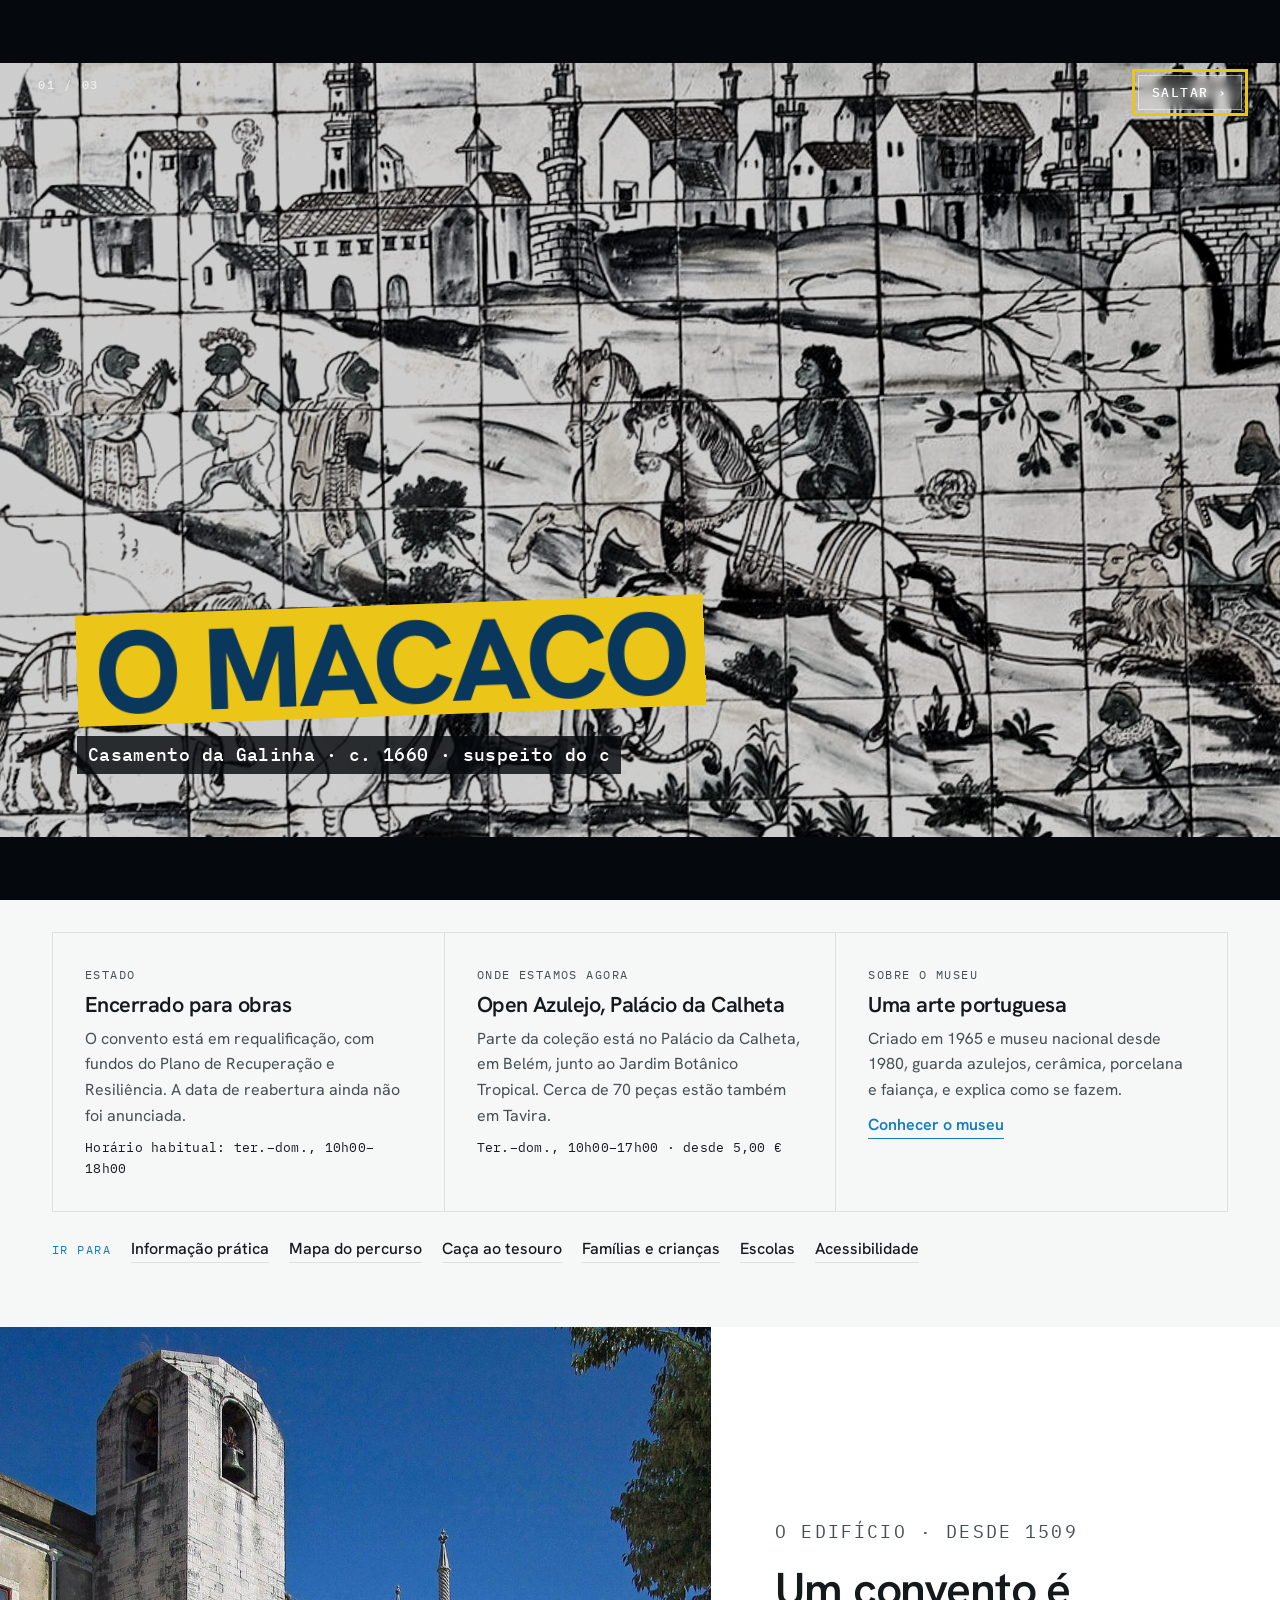
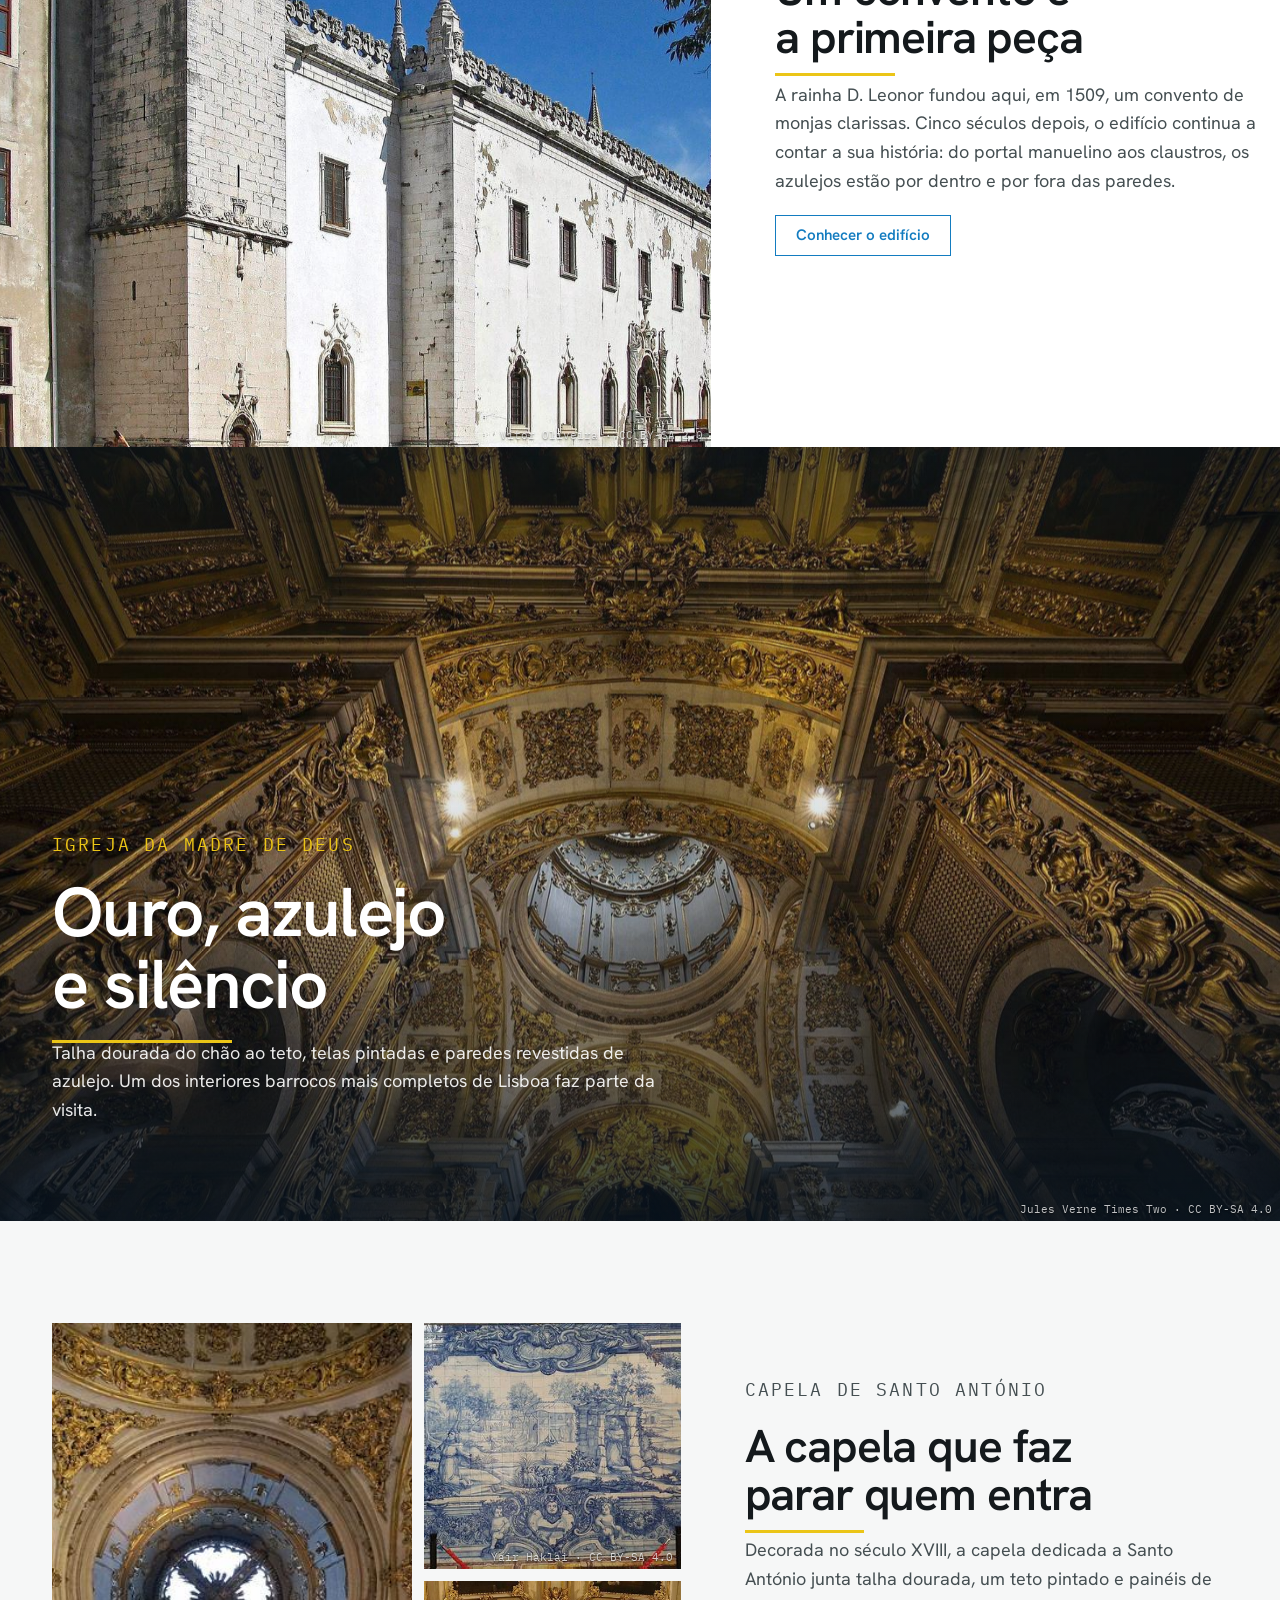
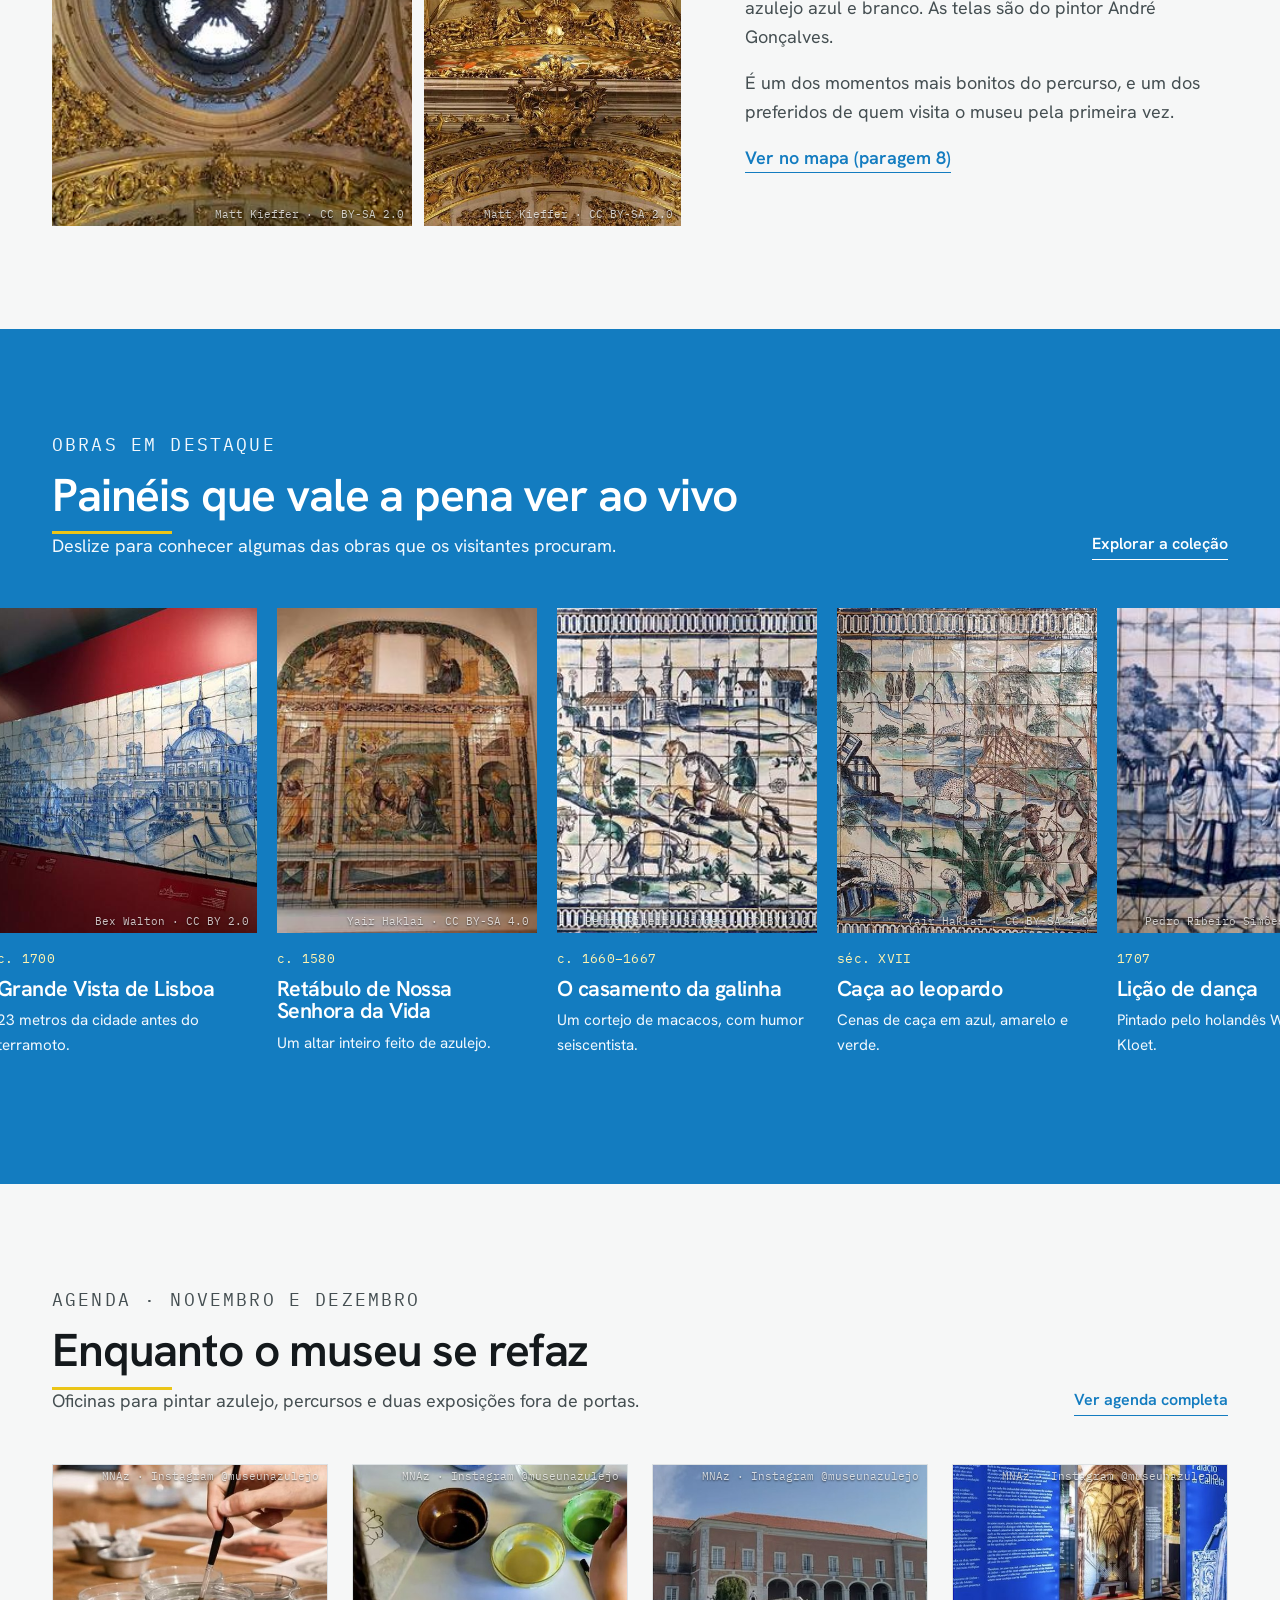
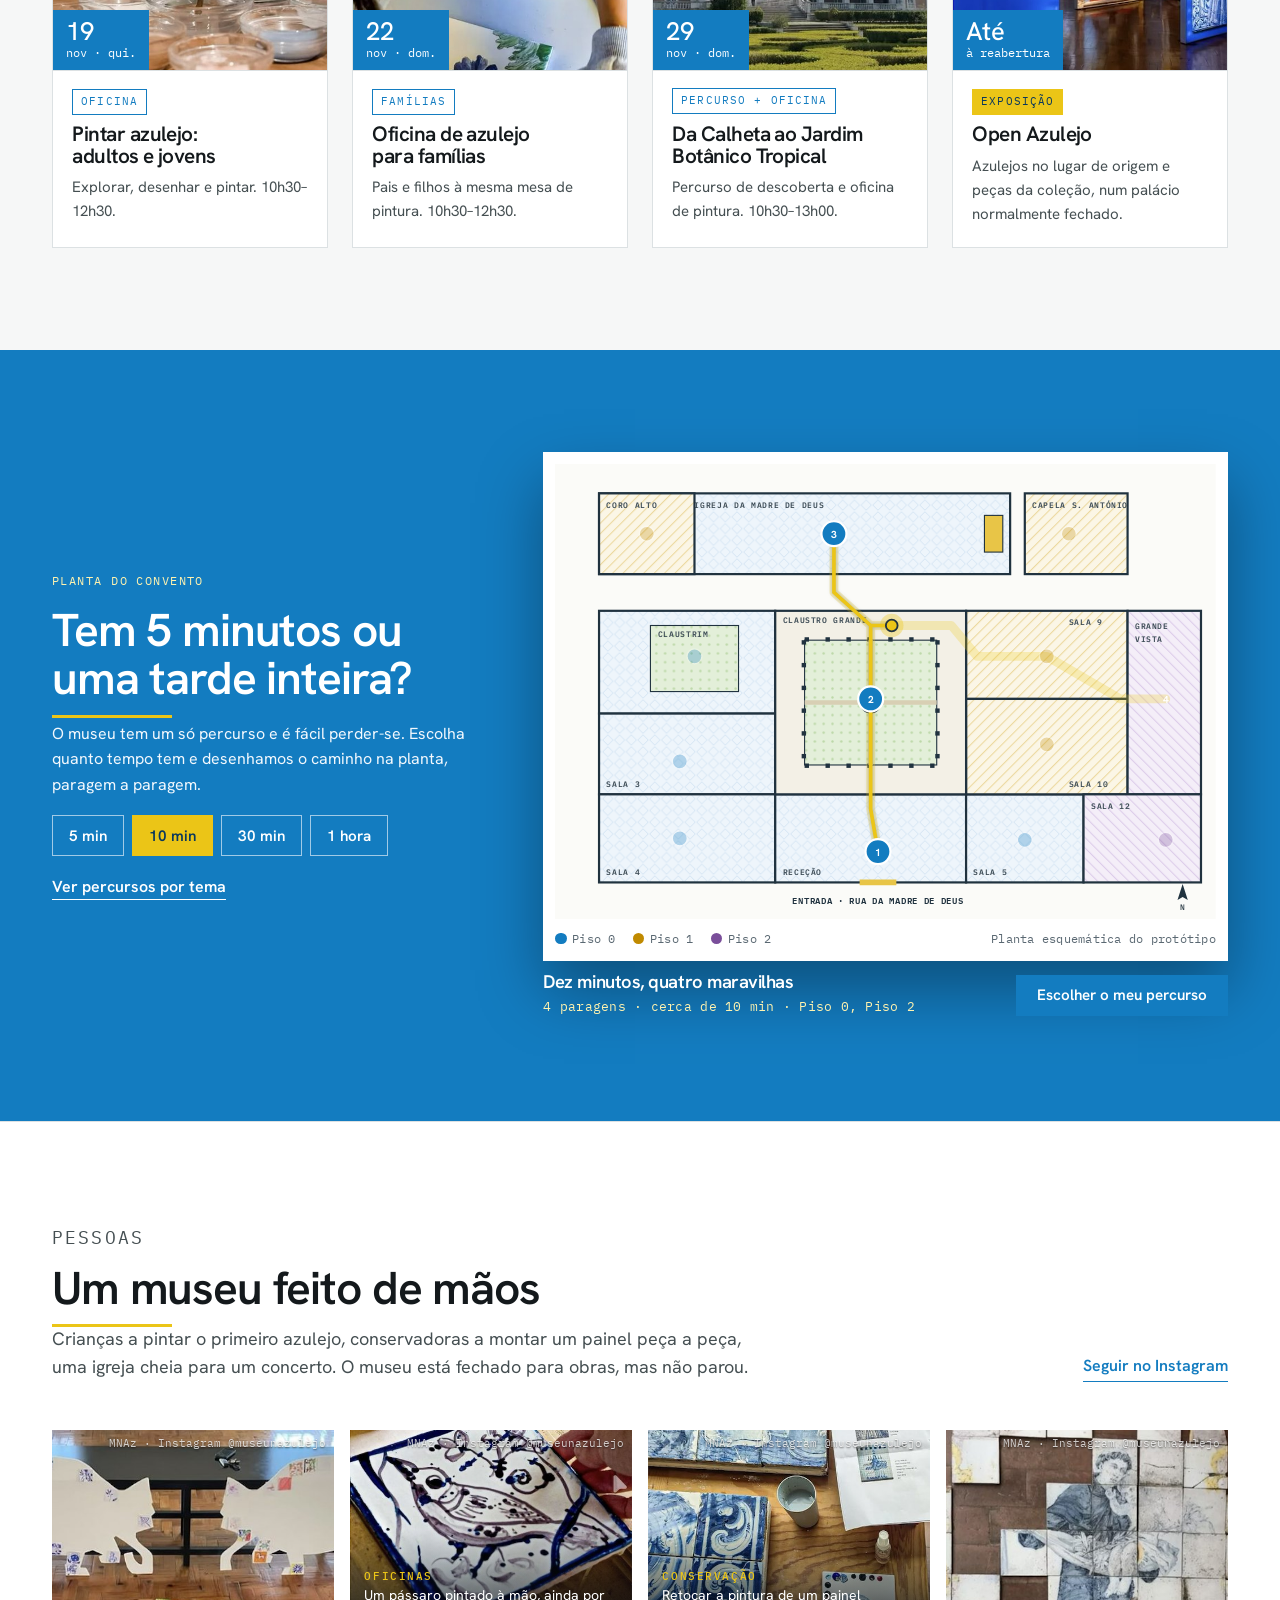
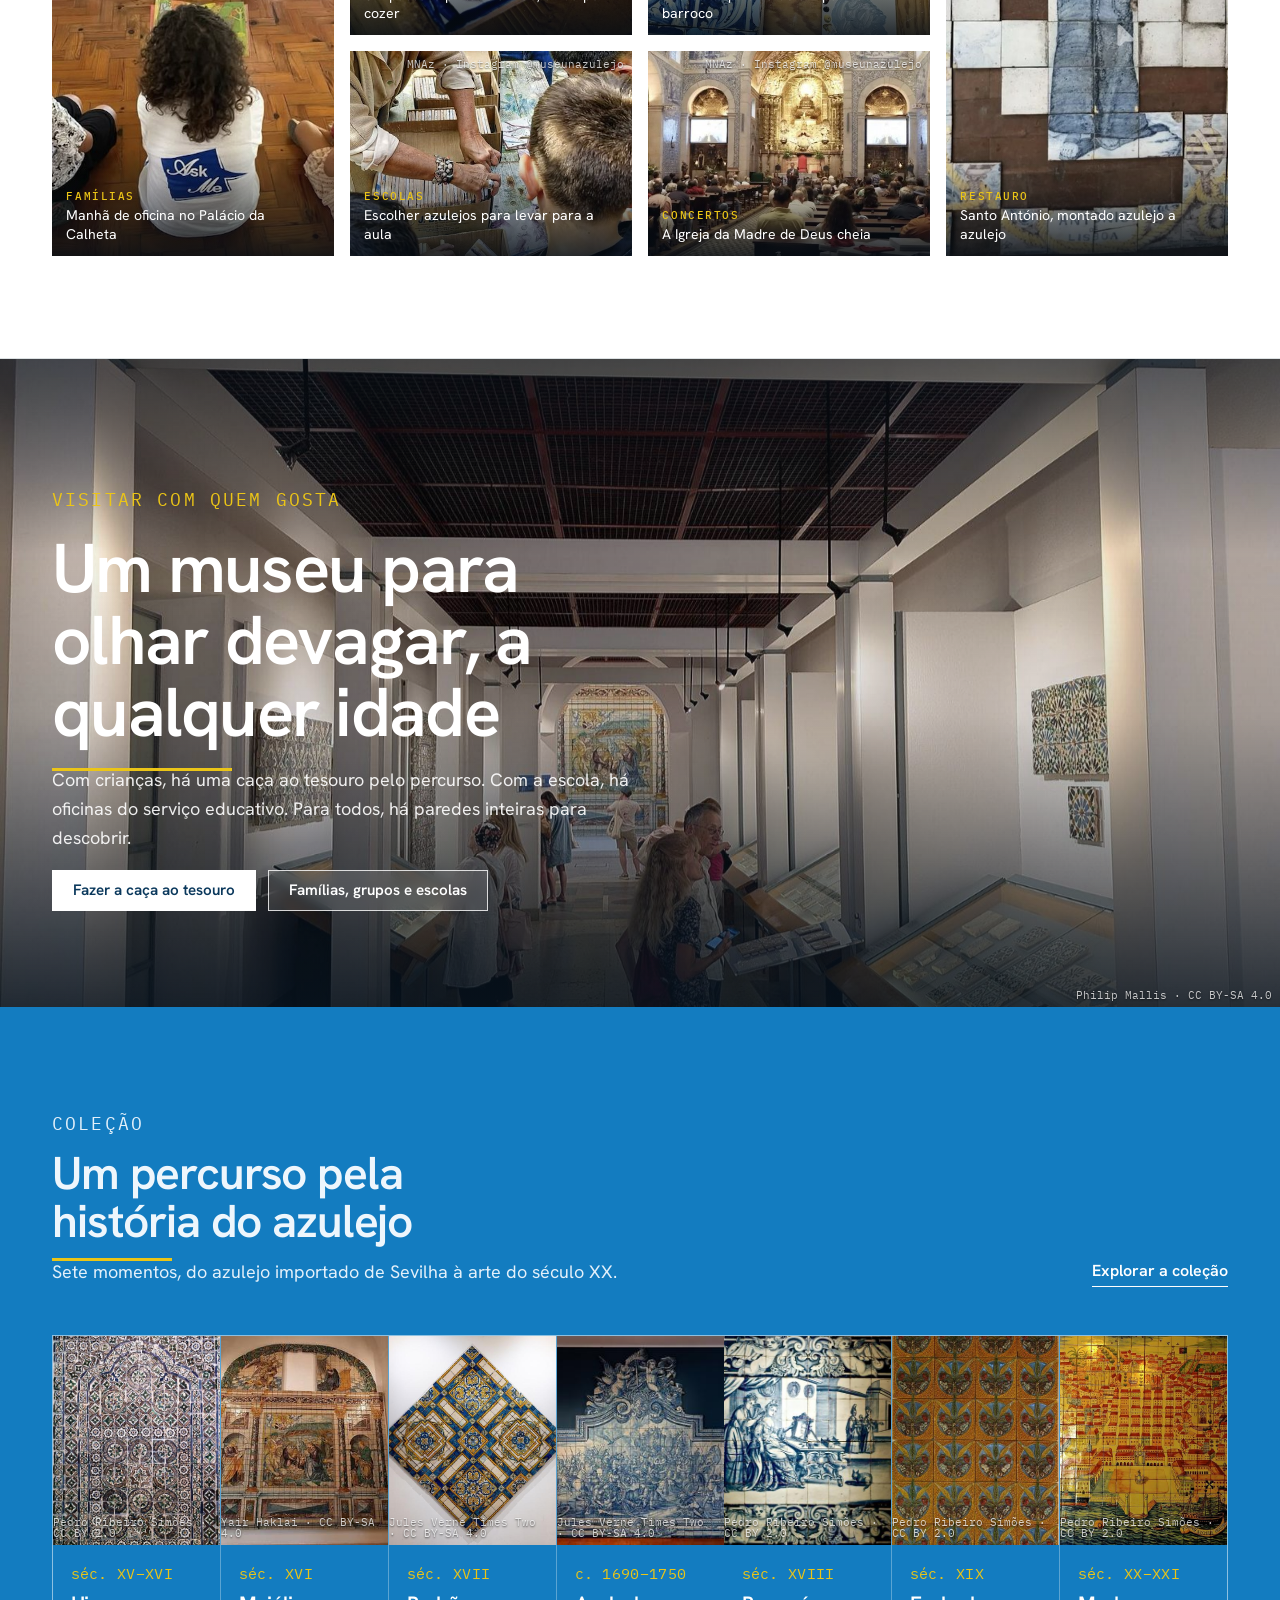
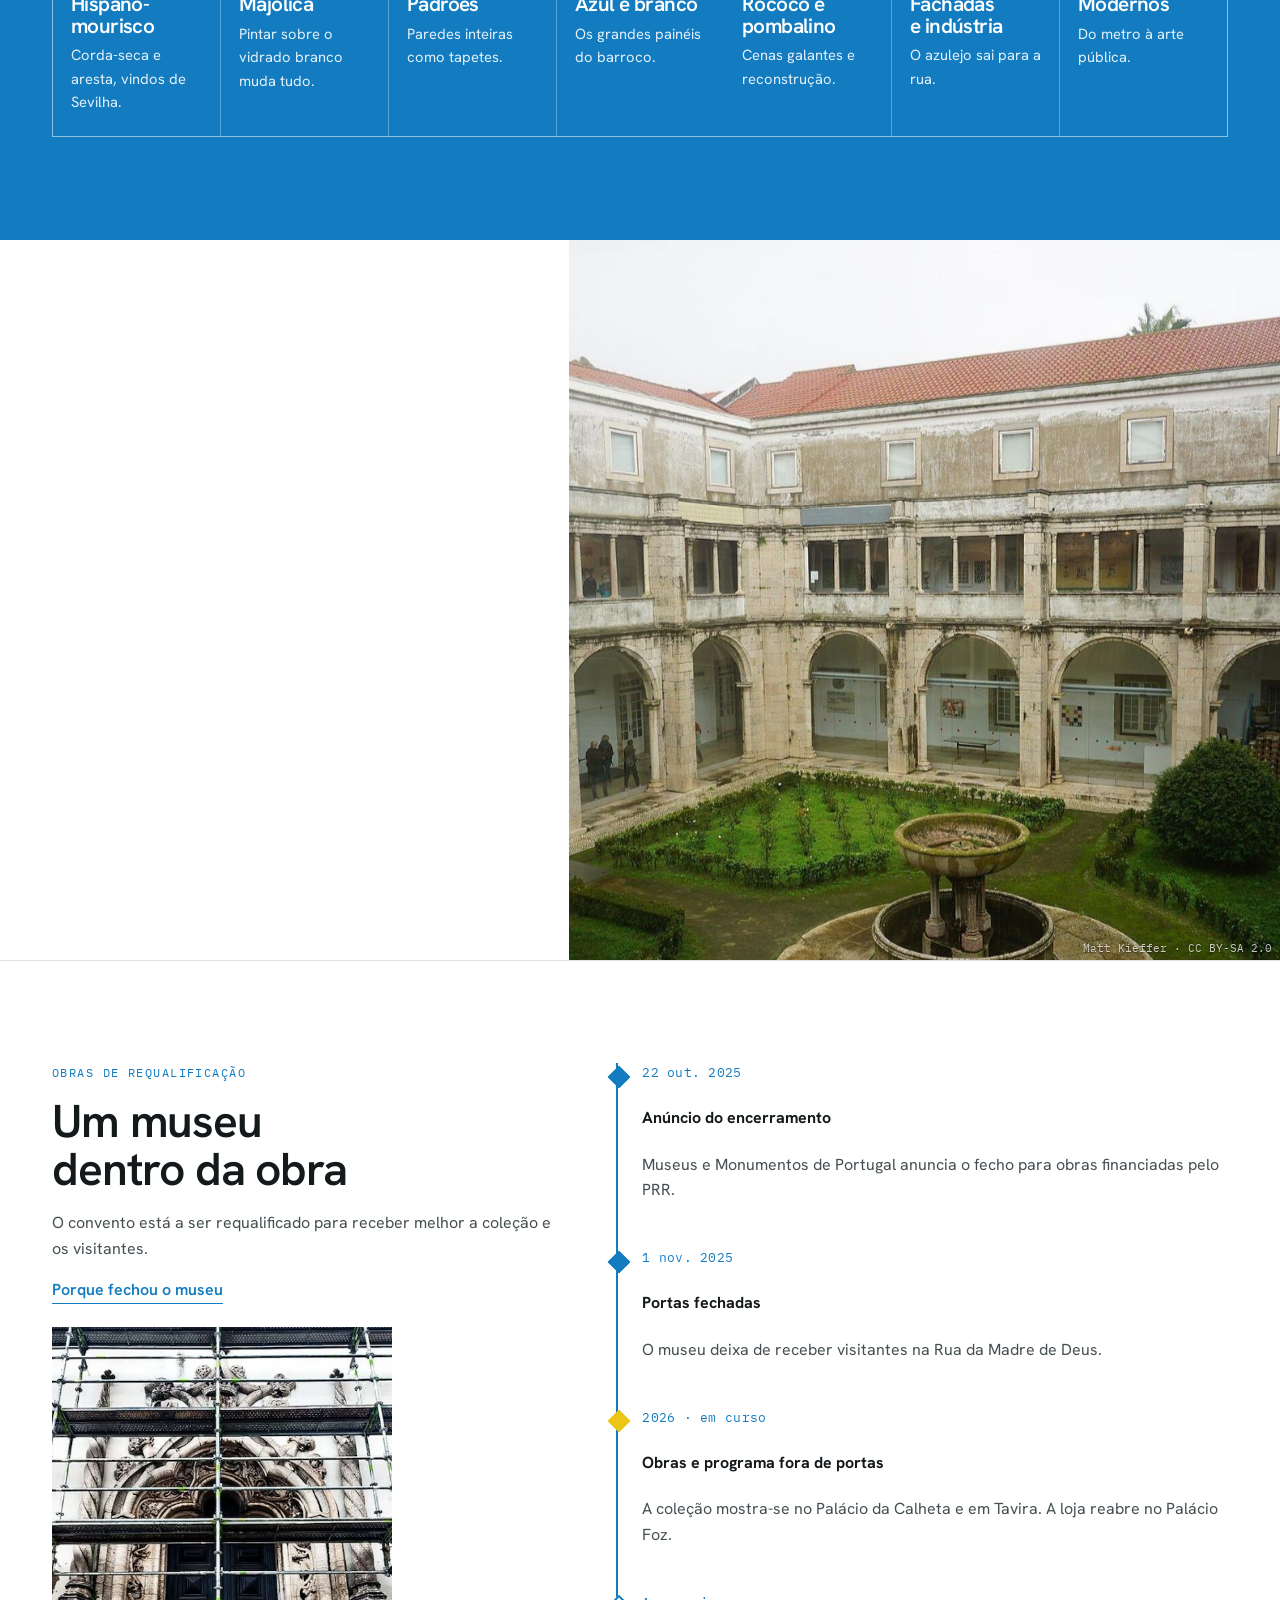
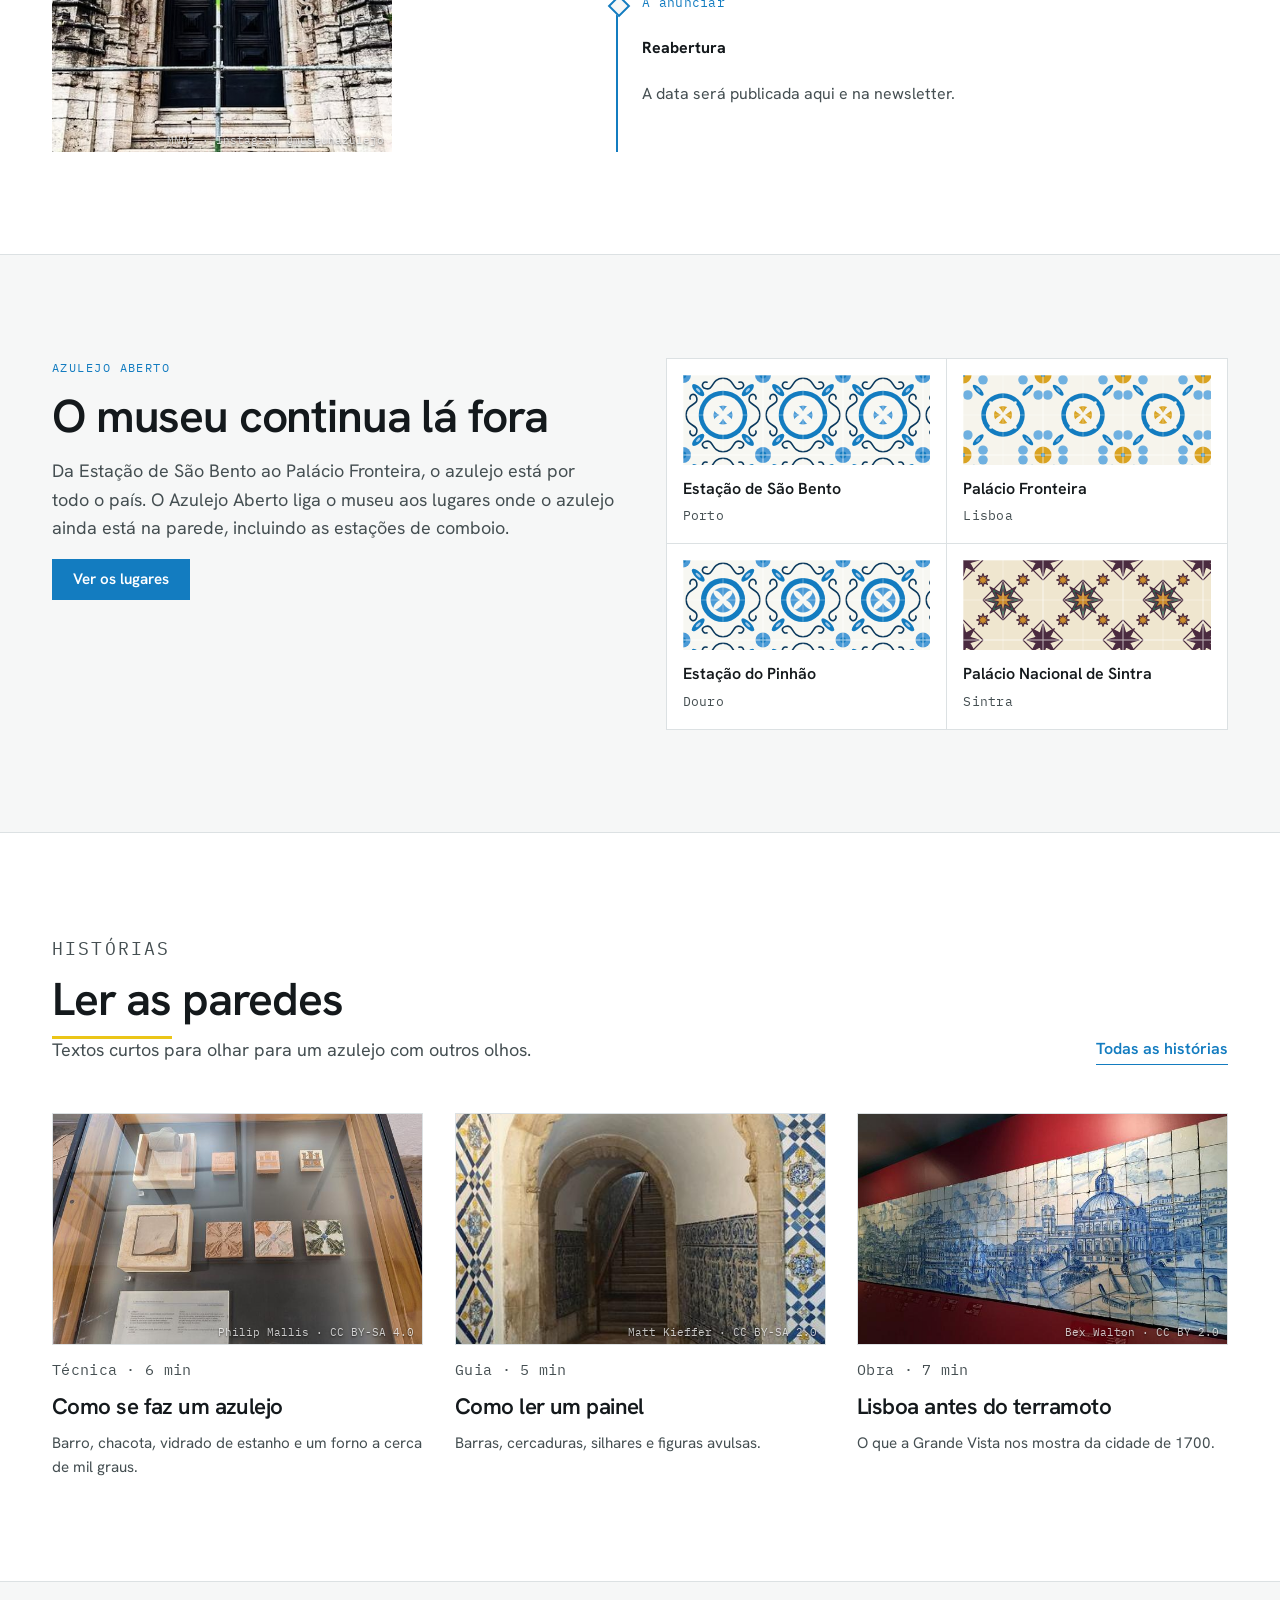
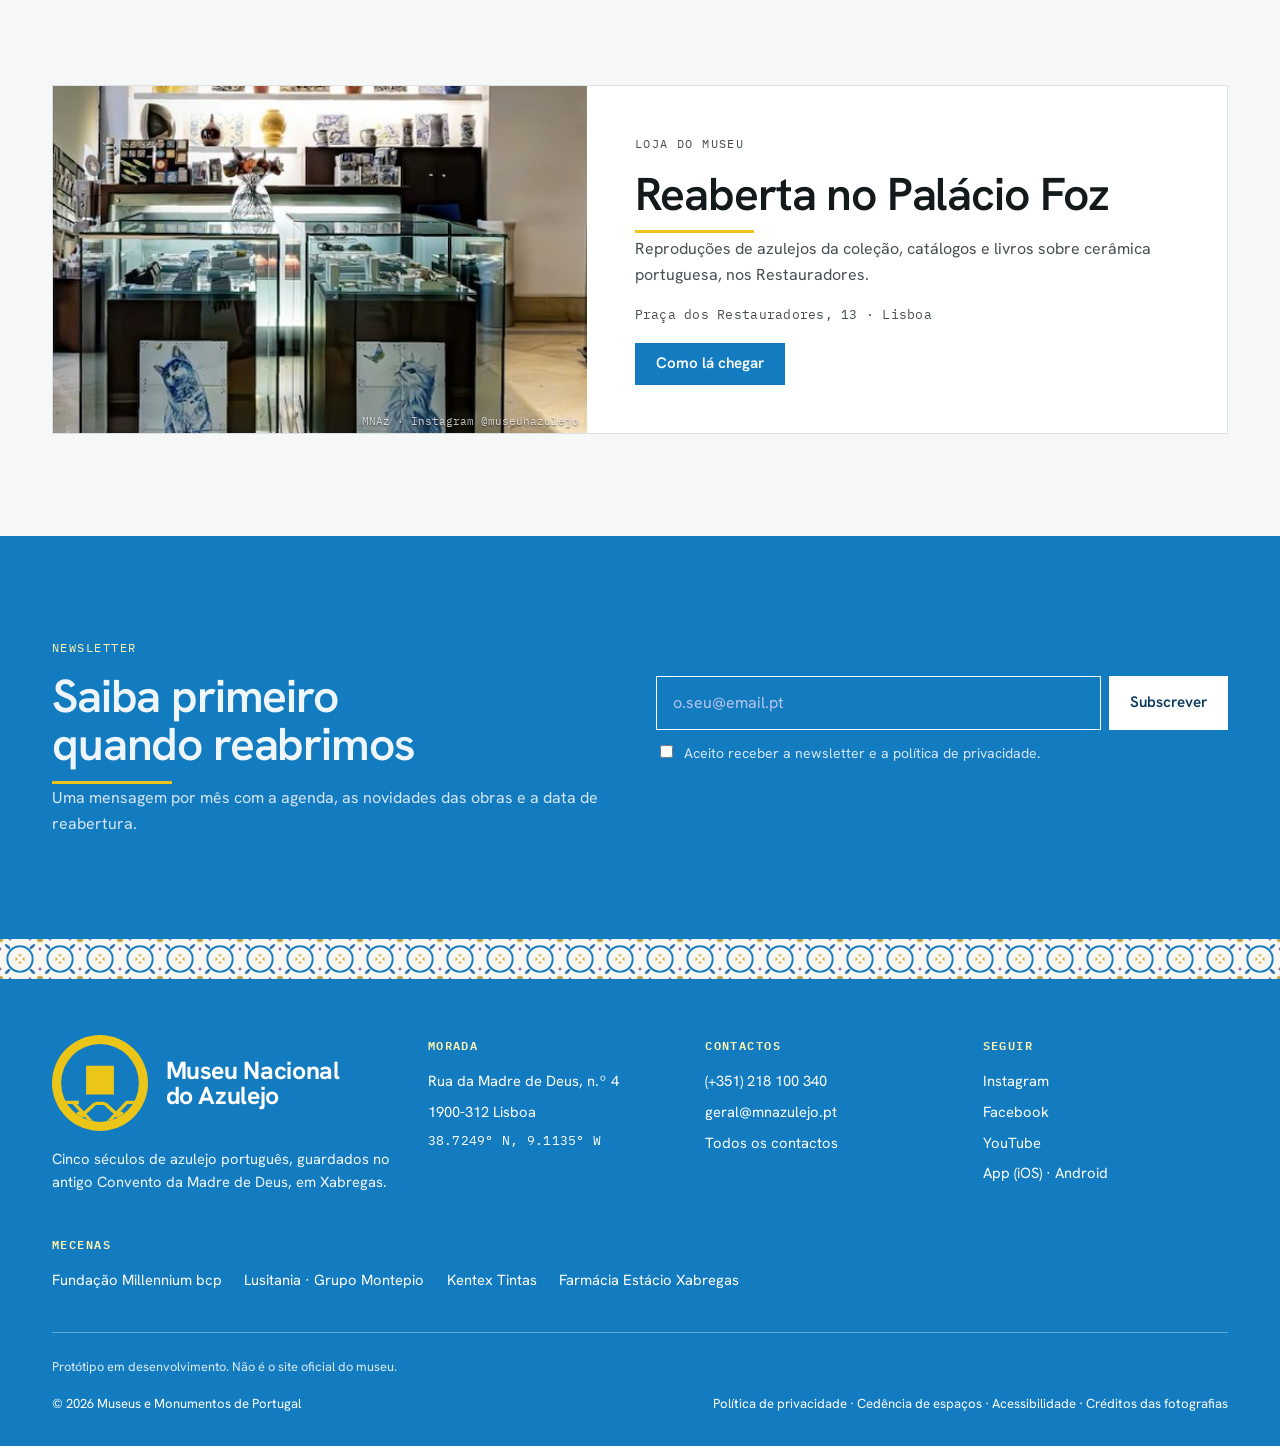
<file: index.html>
<!doctype html>
<html lang="pt-PT">
<head>
<meta charset="utf-8">
<meta name="robots" content="noindex, nofollow">
<meta name="viewport" content="width=device-width, initial-scale=1, viewport-fit=cover">
<meta name="claude:viewport-fit-sides" content="cover">
<title>Museu Nacional do Azulejo</title>
<meta name="description" content="Cinco séculos de azulejo português no antigo Convento da Madre de Deus, em Lisboa.">
<link rel="preconnect" href="https://fonts.googleapis.com">
<link rel="preconnect" href="https://fonts.gstatic.com" crossorigin>
<link rel="stylesheet" href="https://fonts.googleapis.com/css2?family=Bodoni+Moda:ital,opsz,wght@0,6..96,400..700;1,6..96,400..700&family=Hanken+Grotesk:wght@400;500;600&family=IBM+Plex+Mono:wght@400;500&display=swap">
<link rel="icon" href="assets/logo-mnaz.svg" type="image/svg+xml">
<link rel="stylesheet" href="assets/styles.css">
<script src="assets/main.js" defer></script>
<script src="assets/movimento.js" defer></script>
<script src="assets/fotos.js" defer></script>
<script src="assets/pecas.js" defer></script>
<script src="assets/extra.js" defer></script>
<script src="assets/intro.js" defer></script>
<script src="assets/planta.js" defer></script>
</head>
<body>
<a class="saltar" href="#conteudo">Saltar para o conteúdo</a>
<div class="estado" role="region" aria-label="Estado do museu">
  <div class="wrap">
    <p><span class="estado__ponto" aria-hidden="true"></span><strong>O museu está encerrado para obras de requalificação.</strong> Enquanto isso, visite o <a href="agenda.html#open-azulejo">Open Azulejo no Palácio da Calheta</a>.</p>
    <p class="estado__links"><a href="museu.html#apoiar">Apoiar</a><a href="visitar.html#loja">Loja</a><a href="museu.html#investigacao">Investigação</a><a href="museu.html#imprensa">Imprensa</a><span>PT · <a href="#" lang="en">EN</a></span></p>
  </div>
</div>
<header class="cabecalho cabecalho--sobre">
  <div class="wrap">
    <a class="marca" href="index.html" aria-label="Museu Nacional do Azulejo, página inicial">
      <img class="marca__selo" src="assets/logo-mnaz.svg" alt="" width="56" height="56">
      <span class="marca__nome">Museu Nacional<br>do Azulejo</span>
    </a>
    <button class="nav-toggle" type="button" aria-expanded="false" aria-controls="menu">Menu</button>
    <nav class="nav" id="menu" aria-label="Principal">
      <a href="visitar.html">Visita e bilhetes</a>
      <a href="agenda.html">Agenda</a>
      <a href="colecao.html">Coleção</a>
      <a href="historias.html">Histórias</a>
      <a href="azulejo-aberto.html">Azulejo Aberto</a>
      <a href="museu.html">O museu</a>
      <a class="btn" href="https://mmp.bymeoblueticket.pt/pt/event/16490/open-azulejo-jardim-botanico-tropical" target="_blank" rel="noopener">Bilhetes</a>
    </nav>
    <a class="btn" href="https://mmp.bymeoblueticket.pt/pt/event/16490/open-azulejo-jardim-botanico-tropical" target="_blank" rel="noopener">Bilhetes</a>
  </div>
</header>
<main id="conteudo">

<section class="capa" data-foto="visitantes-grande-vista" style="background-image:url('fotos/visitantes-grande-vista.jpg')" data-credito="Pedro Ribeiro Simões · CC BY 2.0">
  <div class="capa__veu"></div>
  <div class="wrap capa__txt">
    <p class="capa__estado"><span class="estado__ponto" aria-hidden="true"></span>Encerrado para obras · visite o Open Azulejo</p>
    <h1>Cinco séculos de azulejo, numa só casa</h1>
    <p class="capa__lead">Em Portugal, o azulejo nunca saiu das paredes. Venha ver de perto a arte que conta a nossa história, no antigo Convento da Madre de Deus.</p>
    <div class="hero__acoes">
      <a class="btn btn--claro" href="visitar.html">Planear a visita</a>
      <a class="btn btn--vidro" href="agenda.html">O que há para ver</a>
    </div>
  </div>
</section>

<section class="seccao seccao--estreita">
  <div class="wrap">
    <div class="faixa">
      <div>
        <p class="etiqueta">Estado</p>
        <h3>Encerrado para obras</h3>
        <p>O convento está em requalificação, com fundos do Plano de Recuperação e Resiliência. A data de reabertura ainda não foi anunciada.</p>
        <p class="mono">Horário habitual: ter.–dom., 10h00–18h00</p>
      </div>
      <div>
        <p class="etiqueta">Onde estamos agora</p>
        <h3>Open Azulejo, Palácio da Calheta</h3>
        <p>Parte da coleção está no Palácio da Calheta, em Belém, junto ao Jardim Botânico Tropical. Cerca de 70 peças estão também em Tavira.</p>
        <p class="mono">Ter.–dom., 10h00–17h00 · desde 5,00 €</p>
      </div>
      <div>
        <p class="etiqueta">Sobre o museu</p>
        <h3>Uma arte portuguesa</h3>
        <p>Criado em 1965 e museu nacional desde 1980, guarda azulejos, cerâmica, porcelana e faiança, e explica como se fazem.</p>
        <p><a class="mais" href="museu.html">Conhecer o museu</a></p>
      </div>
    </div>
    <nav class="atalhos" aria-label="Ir para">
      <span class="etiqueta">Ir para</span>
      <a href="visitar.html#pratica">Informação prática</a>
      <a href="percurso.html">Mapa do percurso</a>
      <a href="percurso.html#caca-ao-tesouro">Caça ao tesouro</a>
      <a href="visitar.html#familias">Famílias e crianças</a>
      <a href="visitar.html#escolas">Escolas</a>
      <a href="visitar.html#acessibilidade">Acessibilidade</a>
    </nav>
  </div>
</section>

<section class="dupla">
  <div class="dupla__foto" data-foto="fachada" style="background-image:url('fotos/fachada.jpg')" data-credito="Vitor Oliveira · CC BY-SA 2.0"></div>
  <div class="dupla__txt">
    <p class="etiqueta">O edifício · desde 1509</p>
    <h2>Um convento é a primeira peça</h2>
    <p>A rainha D. Leonor fundou aqui, em 1509, um convento de monjas clarissas. Cinco séculos depois, o edifício continua a contar a sua história: do portal manuelino aos claustros, os azulejos estão por dentro e por fora das paredes.</p>
    <p><a class="btn btn--linha" href="museu.html#edificio">Conhecer o edifício</a></p>
  </div>
</section>

<section class="banda" data-foto="igreja" style="background-image:url('fotos/igreja.jpg')" data-credito="Jules Verne Times Two · CC BY-SA 4.0">
  <div class="banda__veu"></div>
  <div class="wrap banda__txt">
    <p class="etiqueta">Igreja da Madre de Deus</p>
    <h2>Ouro, azulejo e silêncio</h2>
    <p>Talha dourada do chão ao teto, telas pintadas e paredes revestidas de azulejo. Um dos interiores barrocos mais completos de Lisboa faz parte da visita.</p>
  </div>
</section>

<section class="seccao">
  <div class="wrap capela">
    <div class="capela__fotos">
      <div class="foto foto--alta" data-foto="capela-tecto" style="background-image:url('fotos/capela-tecto-640.jpg')" data-credito="Matt Kieffer · CC BY-SA 2.0"></div>
      <div class="foto" data-foto="capela-azulejos" style="background-image:url('fotos/capela-azulejos-640.jpg')" data-credito="Yair Haklai · CC BY-SA 4.0"></div>
      <div class="foto" data-foto="capela-talha" style="background-image:url('fotos/capela-talha-640.jpg')" data-credito="Matt Kieffer · CC BY-SA 2.0"></div>
    </div>
    <div class="capela__txt">
      <p class="etiqueta">Capela de Santo António</p>
      <h2>A capela que faz parar quem entra</h2>
      <p>Decorada no século XVIII, a capela dedicada a Santo António junta talha dourada, um teto pintado e painéis de azulejo azul e branco. As telas são do pintor André Gonçalves.</p>
      <p>É um dos momentos mais bonitos do percurso, e um dos preferidos de quem visita o museu pela primeira vez.</p>
      <p><a class="mais" href="percurso.html#mapa">Ver no mapa (paragem 8)</a></p>
    </div>
  </div>
</section>

<section class="seccao seccao--escura">
  <div class="wrap">
    <div class="cabeca">
      <div>
        <p class="etiqueta">Obras em destaque</p>
        <h2>Painéis que vale a pena ver ao vivo</h2>
        <p>Deslize para conhecer algumas das obras que os visitantes procuram.</p>
      </div>
      <a class="mais" href="colecao.html#pecas">Explorar a coleção</a>
    </div>
  </div>
  <div class="galeria" tabindex="0" aria-label="Galeria de obras">
    <a class="obra" href="colecao.html#pecas"><div class="obra__img" data-foto="grande-vista" style="background-image:url('fotos/grande-vista-640.jpg')" data-credito="Bex Walton · CC BY 2.0"></div><p class="mono">c. 1700</p><h3>Grande Vista de Lisboa</h3><p>23 metros da cidade antes do terramoto.</p></a>
    <a class="obra" href="colecao.html#pecas"><div class="obra__img" data-foto="nossa-senhora-da-vida" style="background-image:url('fotos/nossa-senhora-da-vida-640.jpg')" data-credito="Yair Haklai · CC BY-SA 4.0"></div><p class="mono">c. 1580</p><h3>Retábulo de Nossa Senhora da Vida</h3><p>Um altar inteiro feito de azulejo.</p></a>
    <a class="obra" href="colecao.html#pecas"><div class="obra__img" data-foto="casamento-da-galinha" style="background-image:url('fotos/casamento-da-galinha-640.jpg')" data-credito="Pedro Ribeiro Simões · CC BY 2.0"></div><p class="mono">c. 1660–1667</p><h3>O casamento da galinha</h3><p>Um cortejo de macacos, com humor seiscentista.</p></a>
    <a class="obra" href="colecao.html#pecas"><div class="obra__img" data-foto="caca-ao-leopardo" style="background-image:url('fotos/caca-ao-leopardo-640.jpg')" data-credito="Yair Haklai · CC BY-SA 4.0"></div><p class="mono">séc. XVII</p><h3>Caça ao leopardo</h3><p>Cenas de caça em azul, amarelo e verde.</p></a>
    <a class="obra" href="colecao.html#pecas"><div class="obra__img" data-foto="licao-de-danca" style="background-image:url('fotos/licao-de-danca-640.jpg')" data-credito="Pedro Ribeiro Simões · CC BY 2.0"></div><p class="mono">1707</p><h3>Lição de dança</h3><p>Pintado pelo holandês Willem van der Kloet.</p></a>
    <a class="obra" href="colecao.html#pecas"><div class="obra__img" data-foto="padrao-marvila" style="background-image:url('fotos/padrao-marvila-640.jpg')" data-credito="Jules Verne Times Two · CC BY-SA 4.0"></div><p class="mono">1622–1674</p><h3>Padrão de Marvila</h3><p>Um tapete de azulejo que se repete sem fim.</p></a>
    <a class="obra" href="colecao.html#pecas"><div class="obra__img" data-foto="soldado" style="background-image:url('fotos/soldado-640.jpg')" data-credito="Pedro Ribeiro Simões · CC BY 2.0"></div><p class="mono">c. 1770</p><h3>Figura de convite</h3><p>Um soldado em tamanho real à porta.</p></a>
    <a class="obra" href="colecao.html#pecas"><div class="obra__img" data-foto="bordalo-pinheiro" style="background-image:url('fotos/bordalo-pinheiro-640.jpg')" data-credito="Pedro Ribeiro Simões · CC BY 2.0"></div><p class="mono">c. 1905</p><h3>Rafael Bordalo Pinheiro</h3><p>Borboletas e espigas em relevo.</p></a>
  </div>
</section>

<section class="seccao">
  <div class="wrap">
    <div class="cabeca">
      <div>
        <p class="etiqueta">Agenda · novembro e dezembro</p>
        <h2>Enquanto o museu se refaz</h2>
        <p>Oficinas para pintar azulejo, percursos e duas exposições fora de portas.</p>
      </div>
      <a class="mais" href="agenda.html">Ver agenda completa</a>
    </div>
    <div class="agenda">
      <a class="evento" href="agenda.html#oficinas-adultos">
        <div class="evento__img" data-foto="ig-oficina-pincel" style="background-image:url('fotos/ig-oficina-pincel.jpg')" data-credito="MNAz · Instagram @museunazulejo"><p class="evento__data"><b>19</b>nov · qui.</p></div>
        <div class="evento__corpo"><span class="tag">Oficina</span><h3>Pintar azulejo: adultos e jovens</h3><p>Explorar, desenhar e pintar. 10h30–12h30.</p></div>
      </a>
      <a class="evento" href="agenda.html#oficinas-familias">
        <div class="evento__img" data-foto="ig-oficina-criancas" style="background-image:url('fotos/ig-oficina-criancas.jpg')" data-credito="MNAz · Instagram @museunazulejo"><p class="evento__data"><b>22</b>nov · dom.</p></div>
        <div class="evento__corpo"><span class="tag">Famílias</span><h3>Oficina de azulejo para famílias</h3><p>Pais e filhos à mesma mesa de pintura. 10h30–12h30.</p></div>
      </a>
      <a class="evento" href="agenda.html#percurso">
        <div class="evento__img" data-foto="ig-calheta-jardim" style="background-image:url('fotos/ig-calheta-jardim.jpg')" data-credito="MNAz · Instagram @museunazulejo"><p class="evento__data"><b>29</b>nov · dom.</p></div>
        <div class="evento__corpo"><span class="tag">Percurso + oficina</span><h3>Da Calheta ao Jardim Botânico Tropical</h3><p>Percurso de descoberta e oficina de pintura. 10h30–13h00.</p></div>
      </a>
      <a class="evento" href="agenda.html#open-azulejo">
        <div class="evento__img" data-foto="ig-open-azulejo-sala" style="background-image:url('fotos/ig-open-azulejo-sala.jpg')" data-credito="MNAz · Instagram @museunazulejo"><p class="evento__data"><b>Até</b>à reabertura</p></div>
        <div class="evento__corpo"><span class="tag tag--ouro">Exposição</span><h3>Open Azulejo</h3><p>Azulejos no lugar de origem e peças da coleção, num palácio normalmente fechado.</p></div>
      </a>
    </div>
  </div>
</section>

<section class="seccao seccao--escura planta-home">
  <div class="wrap planta-home__grelha">
    <div class="planta-home__txt">
      <p class="etiqueta">Planta do convento</p>
      <h2>Tem 5 minutos ou uma tarde inteira?</h2>
      <p>O museu tem um só percurso e é fácil perder-se. Escolha quanto tempo tem e desenhamos o caminho na planta, paragem a paragem.</p>
      <div class="planta-home__botoes">
        <a class="pl__chip" data-rota="t5" href="percurso.html?rota=t5#planta">5 min</a>
        <a class="pl__chip" data-rota="t10" href="percurso.html?rota=t10#planta">10 min</a>
        <a class="pl__chip" data-rota="t30" href="percurso.html?rota=t30#planta">30 min</a>
        <a class="pl__chip" data-rota="t60" href="percurso.html?rota=t60#planta">1 hora</a>
      </div>
      <p><a class="mais" href="percurso.html#planta">Ver percursos por tema</a></p>
    </div>
    <div data-planta data-modo="mini"></div>
  </div>
</section>

<section class="seccao seccao--branca pessoas">
  <div class="wrap">
    <div class="cabeca">
      <div>
        <p class="etiqueta">Pessoas</p>
        <h2>Um museu feito de mãos</h2>
        <p>Crianças a pintar o primeiro azulejo, conservadoras a montar um painel peça a peça, uma igreja cheia para um concerto. O museu está fechado para obras, mas não parou.</p>
      </div>
      <a class="mais" href="https://www.instagram.com/museunazulejo/" target="_blank" rel="noopener">Seguir no Instagram</a>
    </div>
    <div class="mosaico">
      <figure class="mosaico__item mosaico__item--alto"><div class="mosaico__img" data-foto="ig-familias-chao" style="background-image:url('fotos/ig-familias-chao.jpg')" data-credito="MNAz · Instagram @museunazulejo"></div><figcaption><b>Famílias</b>Manhã de oficina no Palácio da Calheta</figcaption></figure>
      <figure class="mosaico__item"><div class="mosaico__img" data-foto="ig-azulejo-ave" style="background-image:url('fotos/ig-azulejo-ave.jpg')" data-credito="MNAz · Instagram @museunazulejo"></div><figcaption><b>Oficinas</b>Um pássaro pintado à mão, ainda por cozer</figcaption></figure>
      <figure class="mosaico__item"><div class="mosaico__img" data-foto="ig-restauro" style="background-image:url('fotos/ig-restauro.jpg')" data-credito="MNAz · Instagram @museunazulejo"></div><figcaption><b>Conservação</b>Retocar a pintura de um painel barroco</figcaption></figure>
      <figure class="mosaico__item mosaico__item--alto"><div class="mosaico__img" data-foto="ig-santo-antonio" style="background-image:url('fotos/ig-santo-antonio.jpg')" data-credito="MNAz · Instagram @museunazulejo"></div><figcaption><b>Restauro</b>Santo António, montado azulejo a azulejo</figcaption></figure>
      <figure class="mosaico__item"><div class="mosaico__img" data-foto="ig-criancas-azulejos" style="background-image:url('fotos/ig-criancas-azulejos.jpg')" data-credito="MNAz · Instagram @museunazulejo"></div><figcaption><b>Escolas</b>Escolher azulejos para levar para a aula</figcaption></figure>
      <figure class="mosaico__item"><div class="mosaico__img" data-foto="ig-igreja-concerto" style="background-image:url('fotos/ig-igreja-concerto.jpg')" data-credito="MNAz · Instagram @museunazulejo"></div><figcaption><b>Concertos</b>A Igreja da Madre de Deus cheia</figcaption></figure>
    </div>
  </div>
</section>

<section class="banda banda--baixa" data-foto="visitantes-paineis" style="background-image:url('fotos/visitantes-paineis.jpg')" data-credito="Philip Mallis · CC BY-SA 4.0">
  <div class="banda__veu"></div>
  <div class="wrap banda__txt">
    <p class="etiqueta">Visitar com quem gosta</p>
    <h2>Um museu para olhar devagar, a qualquer idade</h2>
    <p>Com crianças, há uma caça ao tesouro pelo percurso. Com a escola, há oficinas do serviço educativo. Para todos, há paredes inteiras para descobrir.</p>
    <div class="hero__acoes"><a class="btn btn--claro" href="percurso.html#caca-ao-tesouro">Fazer a caça ao tesouro</a><a class="btn btn--vidro" href="visitar.html#familias">Famílias, grupos e escolas</a></div>
  </div>
</section>

<section class="seccao seccao--azul">
  <div class="wrap">
    <div class="cabeca">
      <div>
        <p class="etiqueta">Coleção</p>
        <h2>Um percurso pela história do azulejo</h2>
        <p>Sete momentos, do azulejo importado de Sevilha à arte do século XX.</p>
      </div>
      <a class="mais" href="colecao.html">Explorar a coleção</a>
    </div>
    <div class="percurso">
      <a class="epoca" href="colecao.html#mudejar"><div class="epoca__img" data-foto="hispano-mourisco" style="background-image:url('fotos/hispano-mourisco-640.jpg')" data-credito="Pedro Ribeiro Simões · CC BY 2.0"></div><div class="epoca__txt"><p class="mono">séc. XV–XVI</p><h3>Hispano-mourisco</h3><p>Corda-seca e aresta, vindos de Sevilha.</p></div></a>
      <a class="epoca" href="colecao.html#majolica"><div class="epoca__img" data-foto="nossa-senhora-da-vida" style="background-image:url('fotos/nossa-senhora-da-vida-640.jpg')" data-credito="Yair Haklai · CC BY-SA 4.0"></div><div class="epoca__txt"><p class="mono">séc. XVI</p><h3>Majólica</h3><p>Pintar sobre o vidrado branco muda tudo.</p></div></a>
      <a class="epoca" href="colecao.html#padrao"><div class="epoca__img" data-foto="padrao-marvila" style="background-image:url('fotos/padrao-marvila-640.jpg')" data-credito="Jules Verne Times Two · CC BY-SA 4.0"></div><div class="epoca__txt"><p class="mono">séc. XVII</p><h3>Padrões</h3><p>Paredes inteiras como tapetes.</p></div></a>
      <a class="epoca" href="colecao.html#azul-branco"><div class="epoca__img" data-foto="batalha-de-isso" style="background-image:url('fotos/batalha-de-isso-640.jpg')" data-credito="Jules Verne Times Two · CC BY-SA 4.0"></div><div class="epoca__txt"><p class="mono">c. 1690–1750</p><h3>Azul e branco</h3><p>Os grandes painéis do barroco.</p></div></a>
      <a class="epoca" href="colecao.html#pombalino"><div class="epoca__img" data-foto="mulher-ao-toucador" style="background-image:url('fotos/mulher-ao-toucador-640.jpg')" data-credito="Pedro Ribeiro Simões · CC BY 2.0"></div><div class="epoca__txt"><p class="mono">séc. XVIII</p><h3>Rococó e pombalino</h3><p>Cenas galantes e reconstrução.</p></div></a>
      <a class="epoca" href="colecao.html#fachadas"><div class="epoca__img" data-foto="bordalo-pinheiro" style="background-image:url('fotos/bordalo-pinheiro-640.jpg')" data-credito="Pedro Ribeiro Simões · CC BY 2.0"></div><div class="epoca__txt"><p class="mono">séc. XIX</p><h3>Fachadas e indústria</h3><p>O azulejo sai para a rua.</p></div></a>
      <a class="epoca" href="colecao.html#contemporaneo"><div class="epoca__img" data-foto="lisbonne-1937" style="background-image:url('fotos/lisbonne-1937-640.jpg')" data-credito="Pedro Ribeiro Simões · CC BY 2.0"></div><div class="epoca__txt"><p class="mono">séc. XX–XXI</p><h3>Modernos</h3><p>Do metro à arte pública.</p></div></a>
    </div>
  </div>
</section>

<section class="dupla dupla--inv">
  <div class="dupla__foto" data-foto="claustro" style="background-image:url('fotos/claustro.jpg')" data-credito="Matt Kieffer · CC BY-SA 2.0"></div>
  <div class="dupla__txt">
    <p class="etiqueta">Percurso e mapa</p>
    <h2>Nunca mais se perde no museu</h2>
    <p>O museu tem um só percurso, que segue a história do azulejo e atravessa claustros, igreja e coro alto. Veja o mapa antes de vir e siga as 12 paragens numeradas.</p>
    <p><a class="btn" href="percurso.html">Abrir o mapa</a></p>
  </div>
</section>

<section class="seccao seccao--branca" id="obras">
  <div class="wrap obras">
    <div style="display:grid;gap:1rem;align-content:start">
      <p class="etiqueta">Obras de requalificação</p>
      <h2>Um museu dentro da obra</h2>
      <p style="color:var(--tinta-2)">O convento está a ser requalificado para receber melhor a coleção e os visitantes.</p>
      <p><a class="mais" href="historias.html#porque-fechou">Porque fechou o museu</a></p>
      <div class="obras__img" data-foto="ig-portal-obras" style="background-image:url('fotos/ig-portal-obras.jpg')" data-credito="MNAz · Instagram @museunazulejo" role="img" aria-label="Portal manuelino do convento com andaimes"></div>
    </div>
    <ol class="linha">
      <li class="feito"><span class="mono">22 out. 2025</span><strong>Anúncio do encerramento</strong><p>Museus e Monumentos de Portugal anuncia o fecho para obras financiadas pelo PRR.</p></li>
      <li class="feito"><span class="mono">1 nov. 2025</span><strong>Portas fechadas</strong><p>O museu deixa de receber visitantes na Rua da Madre de Deus.</p></li>
      <li class="agora"><span class="mono">2026 · em curso</span><strong>Obras e programa fora de portas</strong><p>A coleção mostra-se no Palácio da Calheta e em Tavira. A loja reabre no Palácio Foz.</p></li>
      <li><span class="mono">A anunciar</span><strong>Reabertura</strong><p>A data será publicada aqui e na newsletter.</p></li>
    </ol>
  </div>
</section>

<section class="seccao">
  <div class="wrap duas">
    <div style="display:grid;gap:1rem;align-content:start">
      <p class="etiqueta">Azulejo Aberto</p>
      <h2>O museu continua lá fora</h2>
      <p style="color:var(--tinta-2);font-size:var(--s-4)">Da Estação de São Bento ao Palácio Fronteira, o azulejo está por todo o país. O Azulejo Aberto liga o museu aos lugares onde o azulejo ainda está na parede, incluindo as estações de comboio.</p>
      <p><a class="btn" href="azulejo-aberto.html">Ver os lugares</a></p>
    </div>
    <div class="mini-rede">
      <a href="azulejo-aberto.html"><span data-tile="barroco:44:80"></span><b>Estação de São Bento</b><span class="mono">Porto</span></a>
      <a href="azulejo-aberto.html"><span data-tile="padrao:34:80"></span><b>Palácio Fronteira</b><span class="mono">Lisboa</span></a>
      <a href="azulejo-aberto.html"><span data-tile="barroco:52:80"></span><b>Estação do Pinhão</b><span class="mono">Douro</span></a>
      <a href="azulejo-aberto.html"><span data-tile="mourisco:9:80"></span><b>Palácio Nacional de Sintra</b><span class="mono">Sintra</span></a>
    </div>
  </div>
</section>

<section class="seccao seccao--branca">
  <div class="wrap">
    <div class="cabeca">
      <div><p class="etiqueta">Histórias</p><h2>Ler as paredes</h2><p>Textos curtos para olhar para um azulejo com outros olhos.</p></div>
      <a class="mais" href="historias.html">Todas as histórias</a>
    </div>
    <div class="diario">
      <a class="artigo" href="historias.html#como-se-faz"><div class="artigo__img" data-foto="tecnicas" style="background-image:url('fotos/tecnicas-640.jpg')" data-credito="Philip Mallis · CC BY-SA 4.0"></div><p class="mono">Técnica · 6 min</p><h3>Como se faz um azulejo</h3><p>Barro, chacota, vidrado de estanho e um forno a cerca de mil graus.</p></a>
      <a class="artigo" href="historias.html#ler-um-painel"><div class="artigo__img" data-foto="corredor" style="background-image:url('fotos/corredor-640.jpg')" data-credito="Matt Kieffer · CC BY-SA 2.0"></div><p class="mono">Guia · 5 min</p><h3>Como ler um painel</h3><p>Barras, cercaduras, silhares e figuras avulsas.</p></a>
      <a class="artigo" href="historias.html#lisboa-antes-do-terramoto"><div class="artigo__img" data-foto="grande-vista" style="background-image:url('fotos/grande-vista-640.jpg')" data-credito="Bex Walton · CC BY 2.0"></div><p class="mono">Obra · 7 min</p><h3>Lisboa antes do terramoto</h3><p>O que a Grande Vista nos mostra da cidade de 1700.</p></a>
    </div>
  </div>
</section>

<section class="seccao">
  <div class="wrap">
    <div class="loja">
      <div class="loja__img" data-foto="ig-loja-foz" style="background-image:url('fotos/ig-loja-foz.jpg')" data-credito="MNAz · Instagram @museunazulejo"></div>
      <div class="loja__txt">
        <p class="etiqueta">Loja do museu</p>
        <h2>Reaberta no Palácio Foz</h2>
        <p>Reproduções de azulejos da coleção, catálogos e livros sobre cerâmica portuguesa, nos Restauradores.</p>
        <p class="mono">Praça dos Restauradores, 13 · Lisboa</p>
        <p><a class="btn" href="visitar.html#loja">Como lá chegar</a></p>
      </div>
    </div>
  </div>
</section>

<section class="seccao seccao--azul" id="newsletter">
  <div class="wrap news">
    <div style="display:grid;gap:1rem">
      <p class="etiqueta">Newsletter</p>
      <h2>Saiba primeiro quando reabrimos</h2>
      <p style="color:#d6e6f3">Uma mensagem por mês com a agenda, as novidades das obras e a data de reabertura.</p>
    </div>
    <form data-news novalidate>
      <label class="sr" for="email-news">Email</label>
      <div class="news__linha">
        <input id="email-news" type="email" placeholder="o.seu@email.pt" autocomplete="email" required>
        <button class="btn btn--claro" type="submit">Subscrever</button>
      </div>
      <label for="rgpd-news"><input id="rgpd-news" type="checkbox" required> Aceito receber a newsletter e a política de privacidade.</label>
      <p class="form-msg" role="status"></p>
    </form>
  </div>
</section>
</main>
<footer class="rodape">
  <div class="rodape__barra" data-tile="pombalino:11:40" aria-hidden="true"></div>
  <div class="wrap">
    <div class="rodape__grelha">
      <div class="rodape__marca">
        <a class="rodape__logo" href="index.html"><img src="assets/logo-mnaz.svg" alt="" width="96" height="96"><span>Museu Nacional<br>do Azulejo</span></a>
        <p>Cinco séculos de azulejo português, guardados no antigo Convento da Madre de Deus, em Xabregas.</p>
      </div>
      <div>
        <h4>Morada</h4>
        <ul>
          <li>Rua da Madre de Deus, n.º 4</li>
          <li>1900-312 Lisboa</li>
          <li class="mono">38.7249° N, 9.1135° W</li>
        </ul>
      </div>
      <div>
        <h4>Contactos</h4>
        <ul>
          <li>(+351) 218 100 340</li>
          <li>geral@mnazulejo.pt</li>
          <li><a href="visitar.html#contactos">Todos os contactos</a></li>
        </ul>
      </div>
      <div>
        <h4>Seguir</h4>
        <ul>
          <li><a href="https://www.instagram.com/museunazulejo/" target="_blank" rel="noopener">Instagram</a></li>
          <li><a href="https://www.facebook.com/museunazulejo/" target="_blank" rel="noopener">Facebook</a></li>
          <li><a href="https://www.youtube.com/@museunacionaldoazulejo4737" target="_blank" rel="noopener">YouTube</a></li>
          <li><a href="https://apps.apple.com/pt/app/museu-do-azulejo/id1151355810" target="_blank" rel="noopener">App (iOS)</a> · <a href="https://play.google.com/store/apps/details?id=com.realizasom.mnazcv&amp;hl=pt_PT" target="_blank" rel="noopener">Android</a></li>
        </ul>
      </div>
    </div>
    <div>
      <h4>Mecenas</h4>
      <p class="mecenas"><span>Fundação Millennium bcp</span><span>Lusitania · Grupo Montepio</span><span>Kentex Tintas</span><span>Farmácia Estácio Xabregas</span></p>
    </div>
    <div class="rodape__fim">
      <p class="proto-aviso">Protótipo em desenvolvimento. Não é o site oficial do museu.</p>
      <p>© 2026 <a href="https://www.museusemonumentos.pt" target="_blank" rel="noopener">Museus e Monumentos de Portugal</a></p>
      <p><a href="https://www.museusemonumentos.pt/pt/pagina/politica-de-privacidade" target="_blank" rel="noopener">Política de privacidade</a> · <a href="https://www.museusemonumentos.pt/pt/pagina/cedencia-de-espacos" target="_blank" rel="noopener">Cedência de espaços</a> · <a href="visitar.html#acessibilidade">Acessibilidade</a> · <a href="creditos.html">Créditos das fotografias</a></p>
    </div>
  </div>
</footer>
</body>
</html>
</file>
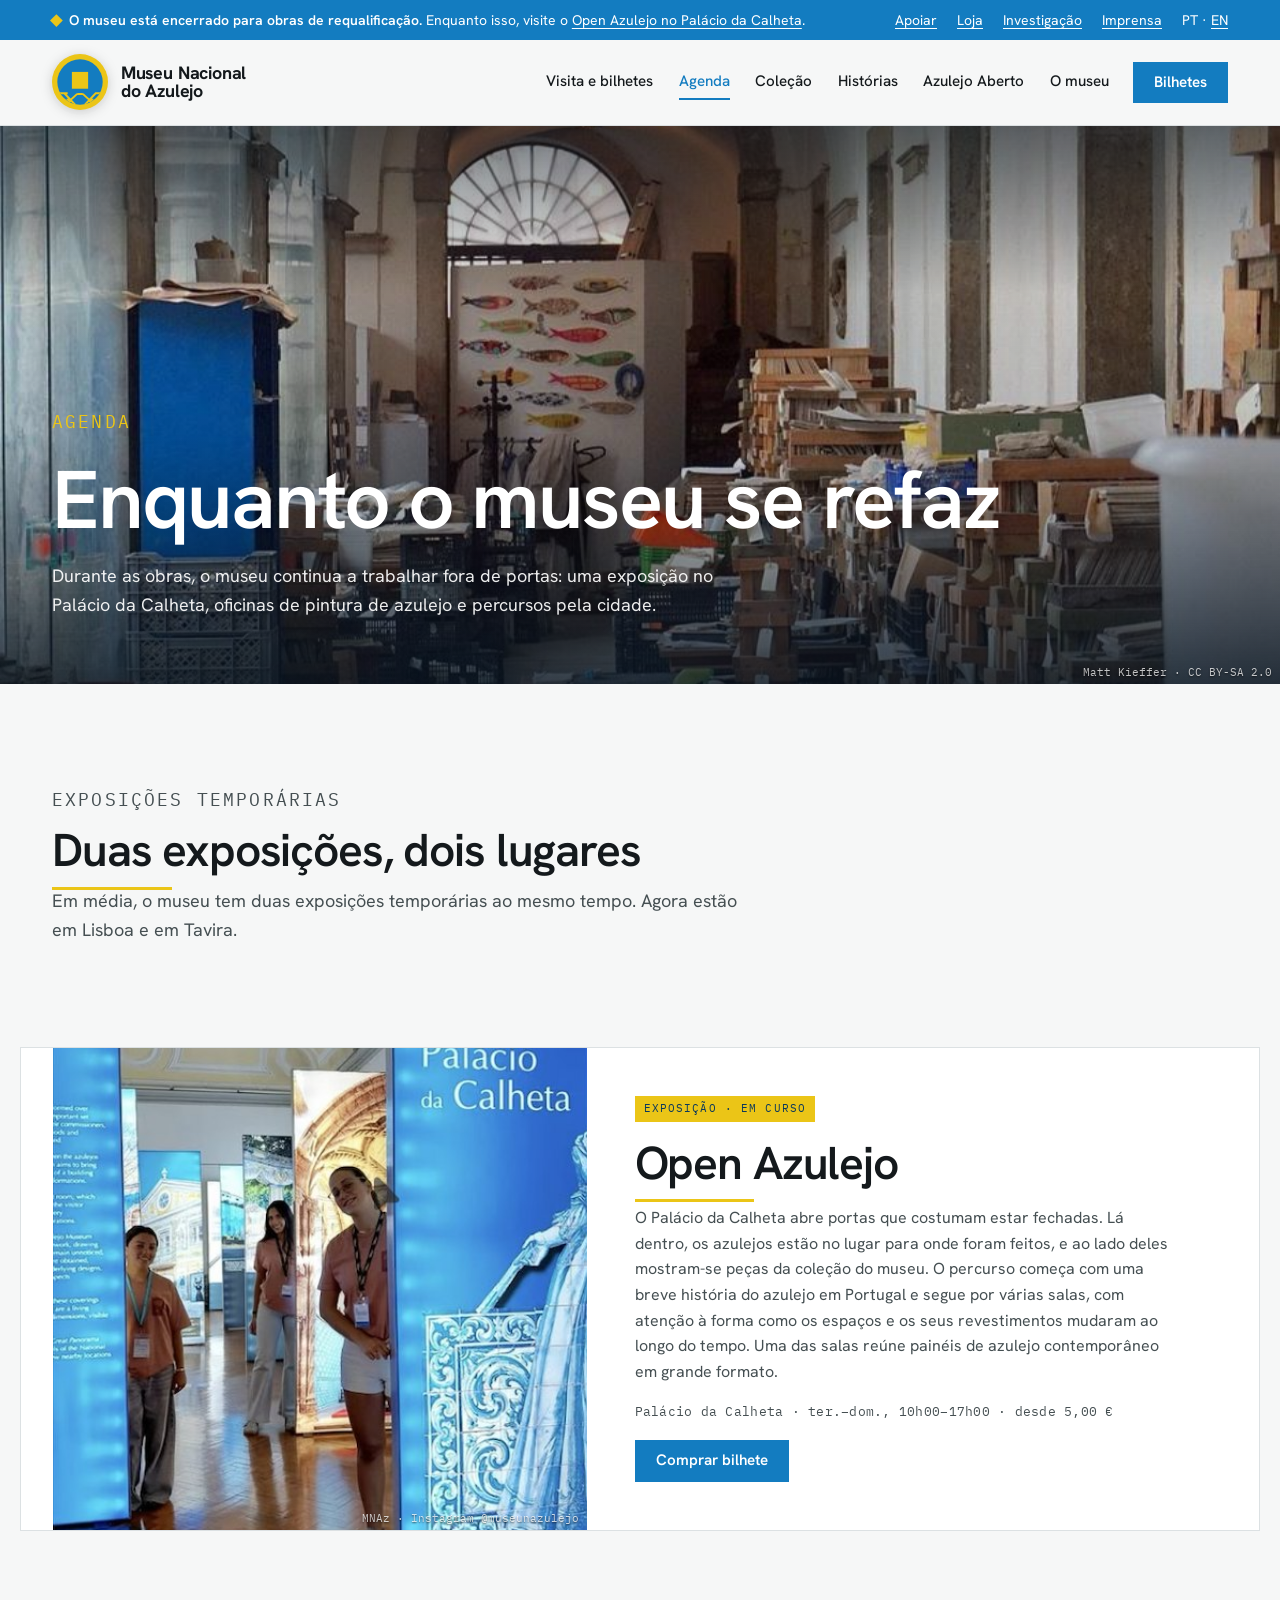
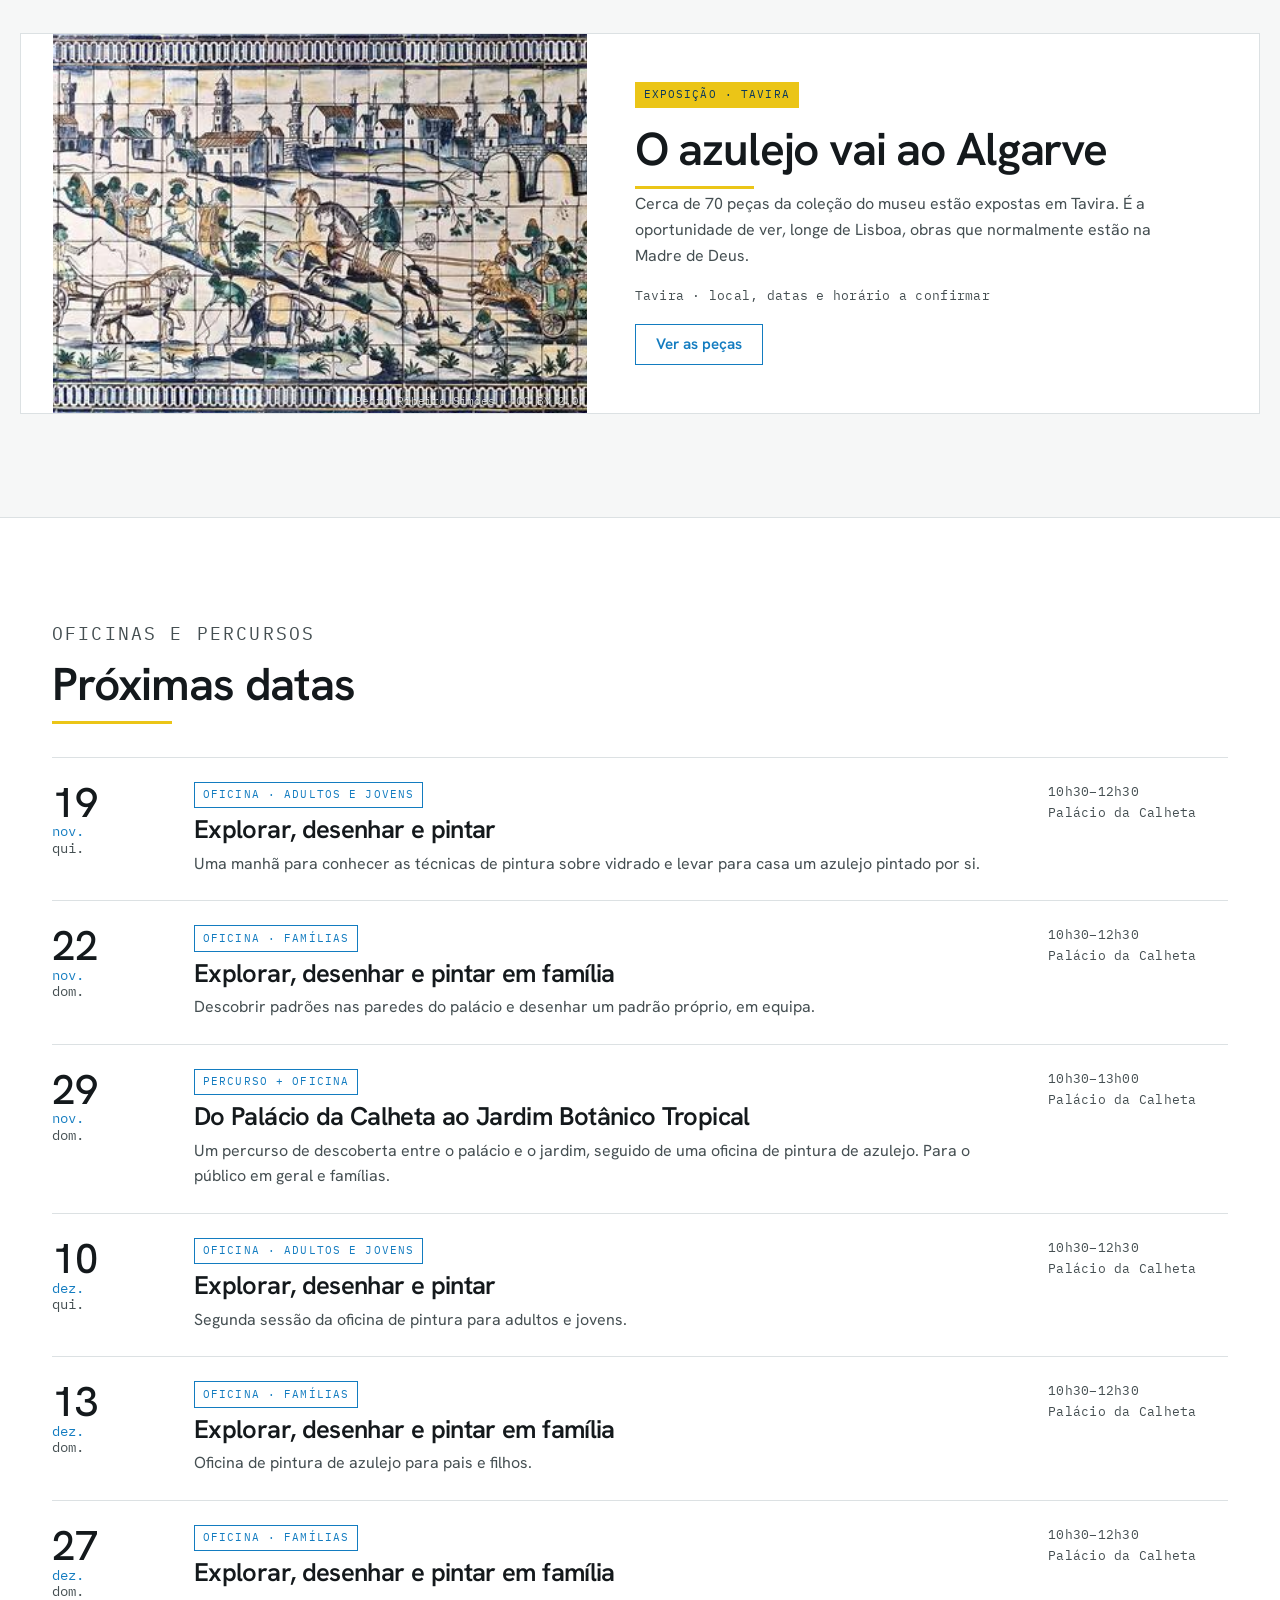
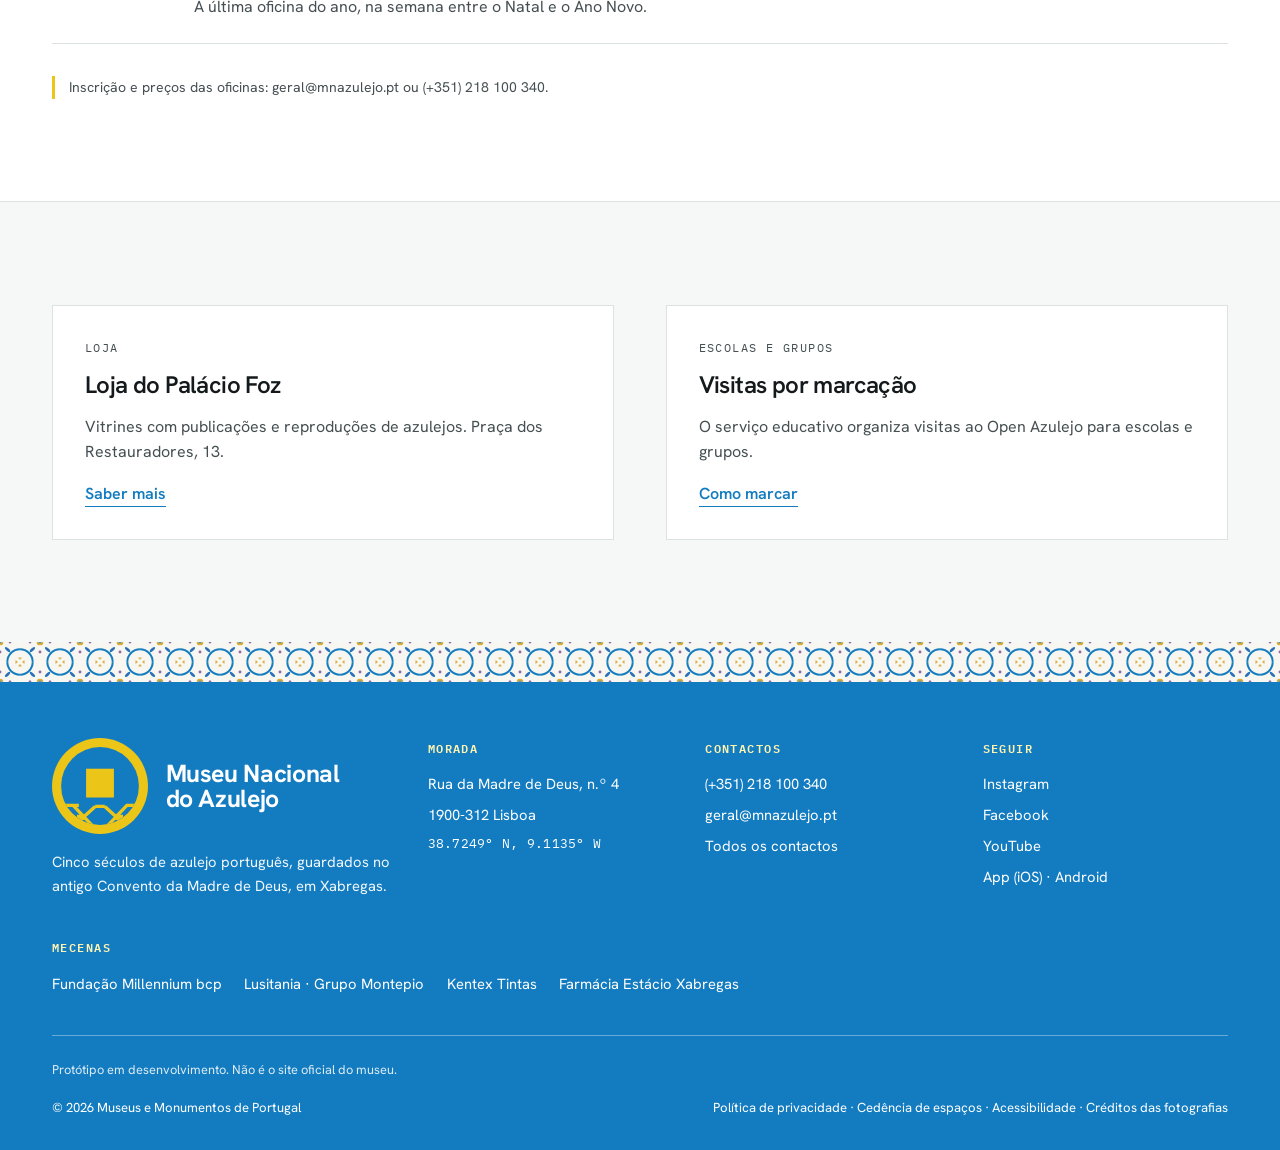
<file: agenda.html>
<!doctype html>
<html lang="pt-PT">
<head>
<meta charset="utf-8">
<meta name="robots" content="noindex, nofollow">
<meta name="viewport" content="width=device-width, initial-scale=1, viewport-fit=cover">
<meta name="claude:viewport-fit-sides" content="cover">
<title>Agenda · Museu Nacional do Azulejo</title>
<meta name="description" content="Exposições, oficinas e percursos do Museu Nacional do Azulejo.">
<link rel="preconnect" href="https://fonts.googleapis.com">
<link rel="preconnect" href="https://fonts.gstatic.com" crossorigin>
<link rel="stylesheet" href="https://fonts.googleapis.com/css2?family=Bodoni+Moda:ital,opsz,wght@0,6..96,400..700;1,6..96,400..700&family=Hanken+Grotesk:wght@400;500;600&family=IBM+Plex+Mono:wght@400;500&display=swap">
<link rel="icon" href="assets/logo-mnaz.svg" type="image/svg+xml">
<link rel="stylesheet" href="assets/styles.css">
<script src="assets/main.js" defer></script>
<script src="assets/movimento.js" defer></script>
<script src="assets/fotos.js" defer></script>
<script src="assets/pecas.js" defer></script>
<script src="assets/extra.js" defer></script>
</head>
<body>
<a class="saltar" href="#conteudo">Saltar para o conteúdo</a>
<div class="estado" role="region" aria-label="Estado do museu">
  <div class="wrap">
    <p><span class="estado__ponto" aria-hidden="true"></span><strong>O museu está encerrado para obras de requalificação.</strong> Enquanto isso, visite o <a href="agenda.html#open-azulejo">Open Azulejo no Palácio da Calheta</a>.</p>
    <p class="estado__links"><a href="museu.html#apoiar">Apoiar</a><a href="visitar.html#loja">Loja</a><a href="museu.html#investigacao">Investigação</a><a href="museu.html#imprensa">Imprensa</a><span>PT · <a href="#" lang="en">EN</a></span></p>
  </div>
</div>
<header class="cabecalho">
  <div class="wrap">
    <a class="marca" href="index.html" aria-label="Museu Nacional do Azulejo, página inicial">
      <img class="marca__selo" src="assets/logo-mnaz.svg" alt="" width="56" height="56">
      <span class="marca__nome">Museu Nacional<br>do Azulejo</span>
    </a>
    <button class="nav-toggle" type="button" aria-expanded="false" aria-controls="menu">Menu</button>
    <nav class="nav" id="menu" aria-label="Principal">
      <a href="visitar.html">Visita e bilhetes</a>
      <a href="agenda.html" aria-current="page">Agenda</a>
      <a href="colecao.html">Coleção</a>
      <a href="historias.html">Histórias</a>
      <a href="azulejo-aberto.html">Azulejo Aberto</a>
      <a href="museu.html">O museu</a>
      <a class="btn" href="https://mmp.bymeoblueticket.pt/pt/event/16490/open-azulejo-jardim-botanico-tropical" target="_blank" rel="noopener">Bilhetes</a>
    </nav>
    <a class="btn" href="https://mmp.bymeoblueticket.pt/pt/event/16490/open-azulejo-jardim-botanico-tropical" target="_blank" rel="noopener">Bilhetes</a>
  </div>
</header>
<main id="conteudo">

<section class="titulo-pag titulo-pag--foto" data-foto="oficina" style="background-image:url('fotos/oficina.jpg')" data-credito="Matt Kieffer · CC BY-SA 2.0"><div class="capa__veu"></div>
  <div class="wrap">
    <div style="display:grid;gap:1.25rem">
      <p class="etiqueta">Agenda</p>
      <h1>Enquanto o museu se refaz</h1>
      <p>Durante as obras, o museu continua a trabalhar fora de portas: uma exposição no Palácio da Calheta, oficinas de pintura de azulejo e percursos pela cidade.</p>
    </div>
  </div>
</section>

<section class="seccao" style="padding-bottom:0">
  <div class="wrap"><div class="cabeca" style="margin-bottom:0"><div><p class="etiqueta">Exposições temporárias</p><h2>Duas exposições, dois lugares</h2><p>Em média, o museu tem duas exposições temporárias ao mesmo tempo. Agora estão em Lisboa e em Tavira.</p></div></div></div>
</section>

<section class="seccao" id="open-azulejo">
  <div class="wrap loja">
    <div class="loja__img" data-foto="ig-open-azulejo-equipa" style="background-image:url('fotos/ig-open-azulejo-equipa.jpg')" data-credito="MNAz · Instagram @museunazulejo"></div>
    <div class="loja__txt">
      <span class="tag tag--ouro">Exposição · em curso</span>
      <h2>Open Azulejo</h2>
      <p>O Palácio da Calheta abre portas que costumam estar fechadas. Lá dentro, os azulejos estão no lugar para onde foram feitos, e ao lado deles mostram-se peças da coleção do museu. O percurso começa com uma breve história do azulejo em Portugal e segue por várias salas, com atenção à forma como os espaços e os seus revestimentos mudaram ao longo do tempo. Uma das salas reúne painéis de azulejo contemporâneo em grande formato.</p>
      <p class="mono">Palácio da Calheta · ter.–dom., 10h00–17h00 · desde 5,00 €</p>
      <p><a class="btn" href="https://mmp.bymeoblueticket.pt/pt/event/16490/open-azulejo-jardim-botanico-tropical" target="_blank" rel="noopener">Comprar bilhete</a></p>
    </div>
  </div>
</section>

<section class="seccao" id="tavira" style="padding-top:0">
  <div class="wrap loja">
    <div class="loja__img" data-foto="casamento-da-galinha" style="background-image:url('fotos/casamento-da-galinha-640.jpg')" data-credito="Pedro Ribeiro Simões · CC BY 2.0"></div>
    <div class="loja__txt">
      <span class="tag tag--ouro">Exposição · Tavira</span>
      <h2>O azulejo vai ao Algarve</h2>
      <p>Cerca de 70 peças da coleção do museu estão expostas em Tavira. É a oportunidade de ver, longe de Lisboa, obras que normalmente estão na Madre de Deus.</p>
      <p class="mono">Tavira · local, datas e horário a confirmar</p>
      <p><a class="btn btn--linha" href="colecao.html#pecas">Ver as peças</a></p>
    </div>
  </div>
</section>

<section class="seccao seccao--branca">
  <div class="wrap">
    <div class="cabeca"><div><p class="etiqueta">Oficinas e percursos</p><h2>Próximas datas</h2></div></div>
    <div class="calendario">
      <article class="dia" id="oficinas-adultos"><p class="dia__data"><b>19</b>nov.<span>qui.</span></p><div><span class="tag">Oficina · adultos e jovens</span><h3>Explorar, desenhar e pintar</h3><p>Uma manhã para conhecer as técnicas de pintura sobre vidrado e levar para casa um azulejo pintado por si.</p></div><p class="mono">10h30–12h30<br>Palácio da Calheta</p></article>
      <article class="dia" id="oficinas-familias"><p class="dia__data"><b>22</b>nov.<span>dom.</span></p><div><span class="tag">Oficina · famílias</span><h3>Explorar, desenhar e pintar em família</h3><p>Descobrir padrões nas paredes do palácio e desenhar um padrão próprio, em equipa.</p></div><p class="mono">10h30–12h30<br>Palácio da Calheta</p></article>
      <article class="dia" id="percurso"><p class="dia__data"><b>29</b>nov.<span>dom.</span></p><div><span class="tag">Percurso + oficina</span><h3>Do Palácio da Calheta ao Jardim Botânico Tropical</h3><p>Um percurso de descoberta entre o palácio e o jardim, seguido de uma oficina de pintura de azulejo. Para o público em geral e famílias.</p></div><p class="mono">10h30–13h00<br>Palácio da Calheta</p></article>
      <article class="dia"><p class="dia__data"><b>10</b>dez.<span>qui.</span></p><div><span class="tag">Oficina · adultos e jovens</span><h3>Explorar, desenhar e pintar</h3><p>Segunda sessão da oficina de pintura para adultos e jovens.</p></div><p class="mono">10h30–12h30<br>Palácio da Calheta</p></article>
      <article class="dia"><p class="dia__data"><b>13</b>dez.<span>dom.</span></p><div><span class="tag">Oficina · famílias</span><h3>Explorar, desenhar e pintar em família</h3><p>Oficina de pintura de azulejo para pais e filhos.</p></div><p class="mono">10h30–12h30<br>Palácio da Calheta</p></article>
      <article class="dia"><p class="dia__data"><b>27</b>dez.<span>dom.</span></p><div><span class="tag">Oficina · famílias</span><h3>Explorar, desenhar e pintar em família</h3><p>A última oficina do ano, na semana entre o Natal e o Ano Novo.</p></div><p class="mono">10h30–12h30<br>Palácio da Calheta</p></article>
    </div>
    <p class="nota" style="margin-top:2rem">Inscrição e preços das oficinas: geral@mnazulejo.pt ou (+351) 218 100 340.</p>
  </div>
</section>

<section class="seccao">
  <div class="wrap duas">
    <div class="cartao"><p class="etiqueta">Loja</p><h3>Loja do Palácio Foz</h3><p>Vitrines com publicações e reproduções de azulejos. Praça dos Restauradores, 13.</p><p><a class="mais" href="visitar.html#loja">Saber mais</a></p></div>
    <div class="cartao"><p class="etiqueta">Escolas e grupos</p><h3>Visitas por marcação</h3><p>O serviço educativo organiza visitas ao Open Azulejo para escolas e grupos.</p><p><a class="mais" href="visitar.html#escolas">Como marcar</a></p></div>
  </div>
</section>
</main>
<footer class="rodape">
  <div class="rodape__barra" data-tile="pombalino:11:40" aria-hidden="true"></div>
  <div class="wrap">
    <div class="rodape__grelha">
      <div class="rodape__marca">
        <a class="rodape__logo" href="index.html"><img src="assets/logo-mnaz.svg" alt="" width="96" height="96"><span>Museu Nacional<br>do Azulejo</span></a>
        <p>Cinco séculos de azulejo português, guardados no antigo Convento da Madre de Deus, em Xabregas.</p>
      </div>
      <div>
        <h4>Morada</h4>
        <ul>
          <li>Rua da Madre de Deus, n.º 4</li>
          <li>1900-312 Lisboa</li>
          <li class="mono">38.7249° N, 9.1135° W</li>
        </ul>
      </div>
      <div>
        <h4>Contactos</h4>
        <ul>
          <li>(+351) 218 100 340</li>
          <li>geral@mnazulejo.pt</li>
          <li><a href="visitar.html#contactos">Todos os contactos</a></li>
        </ul>
      </div>
      <div>
        <h4>Seguir</h4>
        <ul>
          <li><a href="https://www.instagram.com/museunazulejo/" target="_blank" rel="noopener">Instagram</a></li>
          <li><a href="https://www.facebook.com/museunazulejo/" target="_blank" rel="noopener">Facebook</a></li>
          <li><a href="https://www.youtube.com/@museunacionaldoazulejo4737" target="_blank" rel="noopener">YouTube</a></li>
          <li><a href="https://apps.apple.com/pt/app/museu-do-azulejo/id1151355810" target="_blank" rel="noopener">App (iOS)</a> · <a href="https://play.google.com/store/apps/details?id=com.realizasom.mnazcv&amp;hl=pt_PT" target="_blank" rel="noopener">Android</a></li>
        </ul>
      </div>
    </div>
    <div>
      <h4>Mecenas</h4>
      <p class="mecenas"><span>Fundação Millennium bcp</span><span>Lusitania · Grupo Montepio</span><span>Kentex Tintas</span><span>Farmácia Estácio Xabregas</span></p>
    </div>
    <div class="rodape__fim">
      <p class="proto-aviso">Protótipo em desenvolvimento. Não é o site oficial do museu.</p>
      <p>© 2026 <a href="https://www.museusemonumentos.pt" target="_blank" rel="noopener">Museus e Monumentos de Portugal</a></p>
      <p><a href="https://www.museusemonumentos.pt/pt/pagina/politica-de-privacidade" target="_blank" rel="noopener">Política de privacidade</a> · <a href="https://www.museusemonumentos.pt/pt/pagina/cedencia-de-espacos" target="_blank" rel="noopener">Cedência de espaços</a> · <a href="visitar.html#acessibilidade">Acessibilidade</a> · <a href="creditos.html">Créditos das fotografias</a></p>
    </div>
  </div>
</footer>
</body>
</html>
</file>
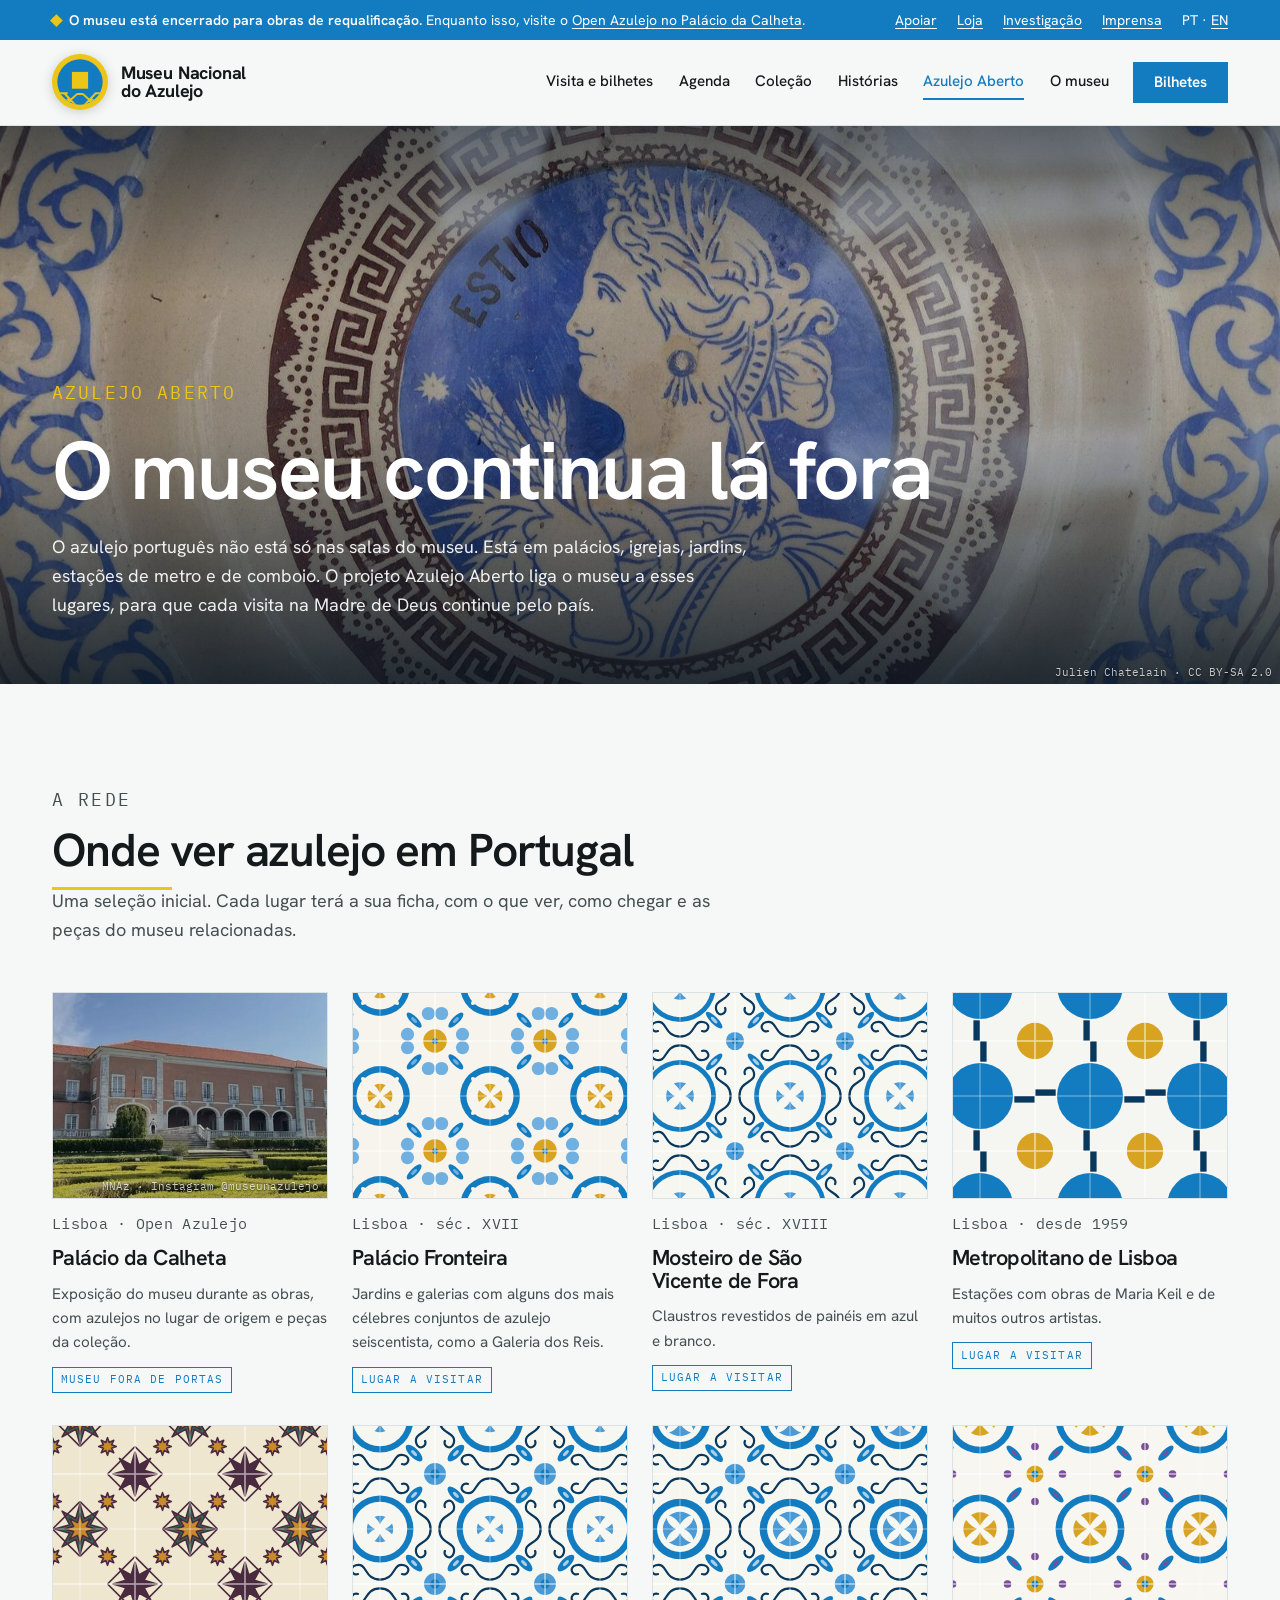
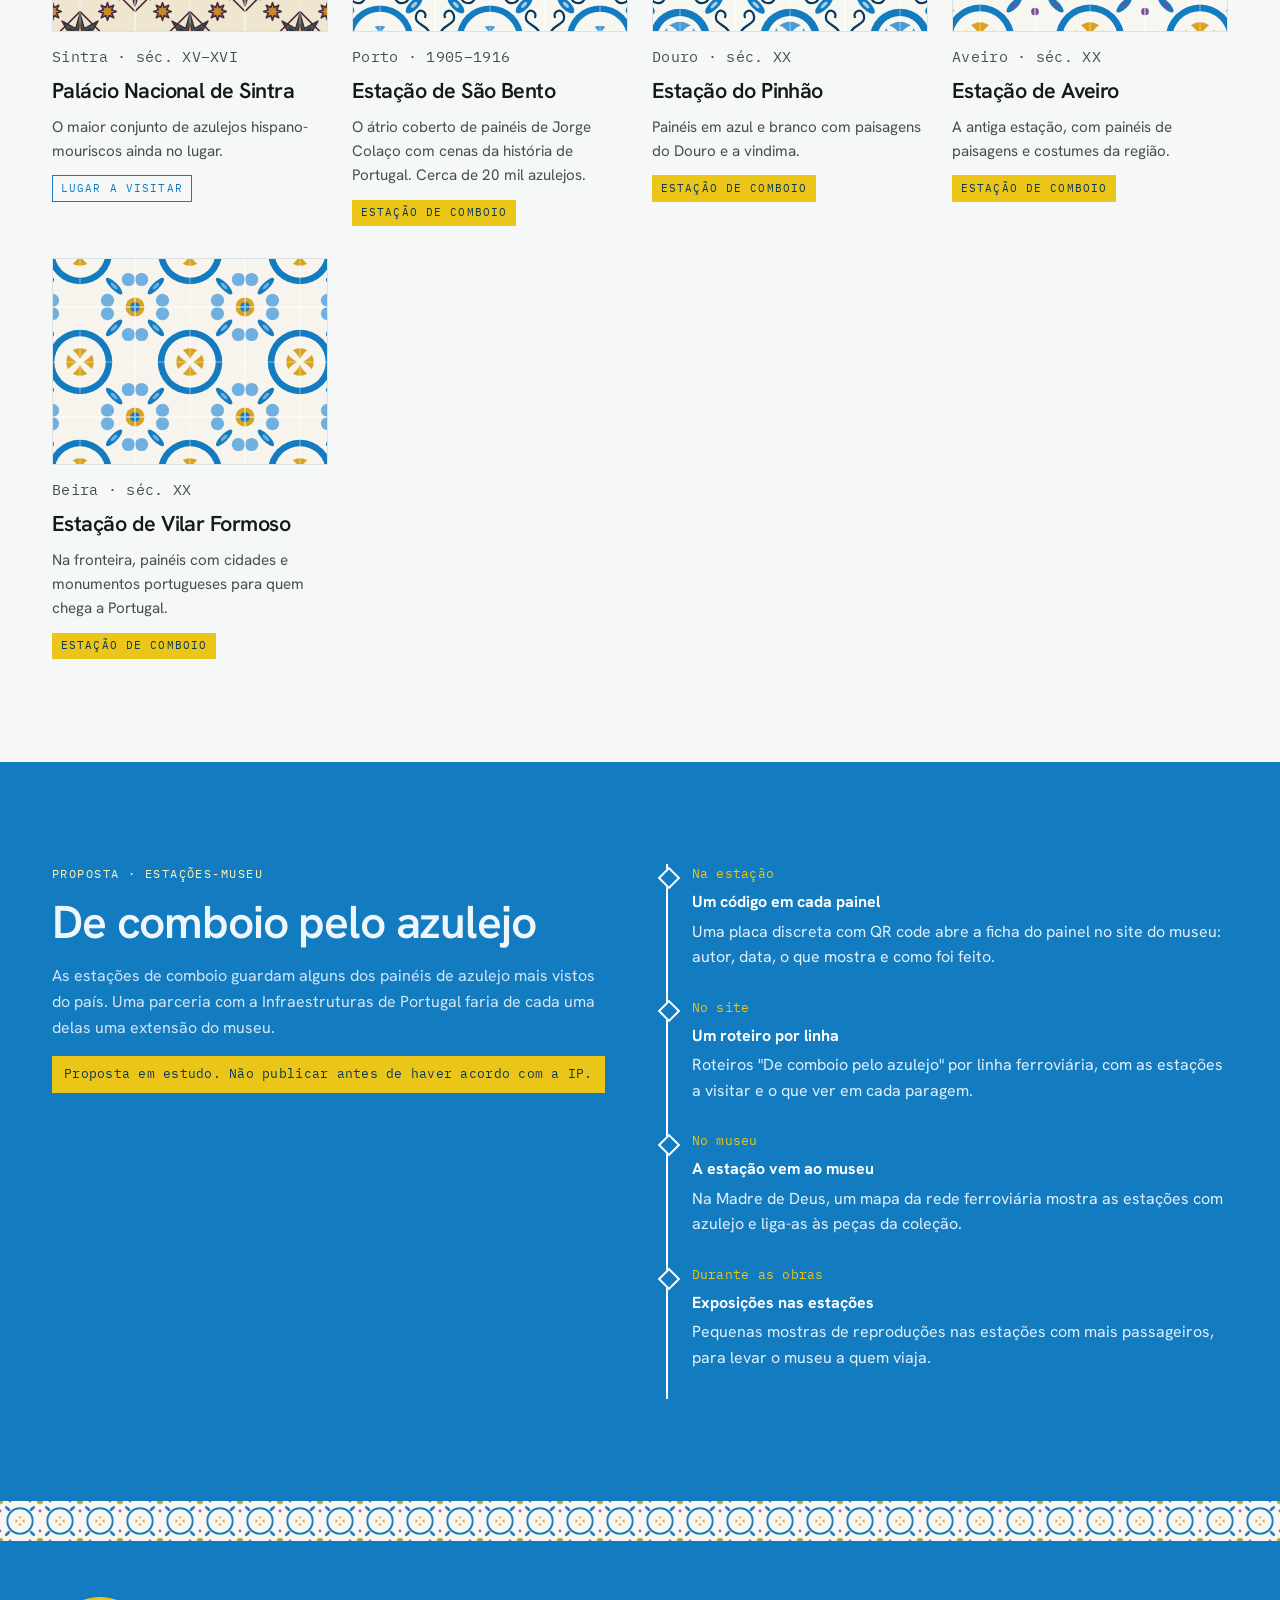
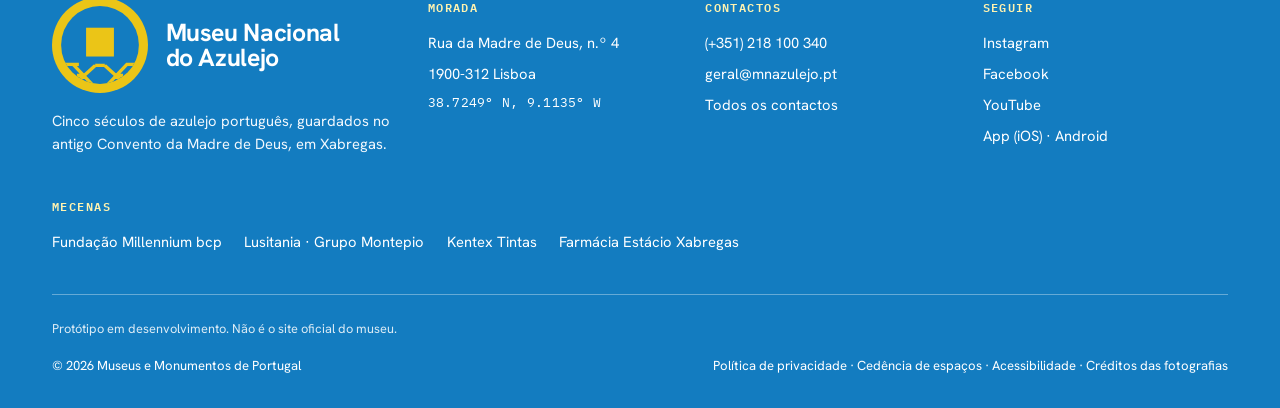
<file: azulejo-aberto.html>
<!doctype html>
<html lang="pt-PT">
<head>
<meta charset="utf-8">
<meta name="robots" content="noindex, nofollow">
<meta name="viewport" content="width=device-width, initial-scale=1, viewport-fit=cover">
<meta name="claude:viewport-fit-sides" content="cover">
<title>Azulejo Aberto · Museu Nacional do Azulejo</title>
<meta name="description" content="Lugares e estações onde ver azulejo em Portugal.">
<link rel="preconnect" href="https://fonts.googleapis.com">
<link rel="preconnect" href="https://fonts.gstatic.com" crossorigin>
<link rel="stylesheet" href="https://fonts.googleapis.com/css2?family=Bodoni+Moda:ital,opsz,wght@0,6..96,400..700;1,6..96,400..700&family=Hanken+Grotesk:wght@400;500;600&family=IBM+Plex+Mono:wght@400;500&display=swap">
<link rel="icon" href="assets/logo-mnaz.svg" type="image/svg+xml">
<link rel="stylesheet" href="assets/styles.css">
<script src="assets/main.js" defer></script>
<script src="assets/movimento.js" defer></script>
<script src="assets/fotos.js" defer></script>
<script src="assets/pecas.js" defer></script>
<script src="assets/extra.js" defer></script>
</head>
<body>
<a class="saltar" href="#conteudo">Saltar para o conteúdo</a>
<div class="estado" role="region" aria-label="Estado do museu">
  <div class="wrap">
    <p><span class="estado__ponto" aria-hidden="true"></span><strong>O museu está encerrado para obras de requalificação.</strong> Enquanto isso, visite o <a href="agenda.html#open-azulejo">Open Azulejo no Palácio da Calheta</a>.</p>
    <p class="estado__links"><a href="museu.html#apoiar">Apoiar</a><a href="visitar.html#loja">Loja</a><a href="museu.html#investigacao">Investigação</a><a href="museu.html#imprensa">Imprensa</a><span>PT · <a href="#" lang="en">EN</a></span></p>
  </div>
</div>
<header class="cabecalho">
  <div class="wrap">
    <a class="marca" href="index.html" aria-label="Museu Nacional do Azulejo, página inicial">
      <img class="marca__selo" src="assets/logo-mnaz.svg" alt="" width="56" height="56">
      <span class="marca__nome">Museu Nacional<br>do Azulejo</span>
    </a>
    <button class="nav-toggle" type="button" aria-expanded="false" aria-controls="menu">Menu</button>
    <nav class="nav" id="menu" aria-label="Principal">
      <a href="visitar.html">Visita e bilhetes</a>
      <a href="agenda.html">Agenda</a>
      <a href="colecao.html">Coleção</a>
      <a href="historias.html">Histórias</a>
      <a href="azulejo-aberto.html" aria-current="page">Azulejo Aberto</a>
      <a href="museu.html">O museu</a>
      <a class="btn" href="https://mmp.bymeoblueticket.pt/pt/event/16490/open-azulejo-jardim-botanico-tropical" target="_blank" rel="noopener">Bilhetes</a>
    </nav>
    <a class="btn" href="https://mmp.bymeoblueticket.pt/pt/event/16490/open-azulejo-jardim-botanico-tropical" target="_blank" rel="noopener">Bilhetes</a>
  </div>
</header>
<main id="conteudo">

<section class="titulo-pag titulo-pag--foto" data-foto="sala-azulejos" style="background-image:url('fotos/sala-azulejos.jpg')" data-credito="Julien Chatelain · CC BY-SA 2.0"><div class="capa__veu"></div>
  <div class="wrap">
    <div style="display:grid;gap:1.25rem">
      <p class="etiqueta">Azulejo Aberto</p>
      <h1>O museu continua lá fora</h1>
      <p>O azulejo português não está só nas salas do museu. Está em palácios, igrejas, jardins, estações de metro e de comboio. O projeto Azulejo Aberto liga o museu a esses lugares, para que cada visita na Madre de Deus continue pelo país.</p>
    </div>
  </div>
</section>

<section class="seccao">
  <div class="wrap">
    <div class="cabeca"><div><p class="etiqueta">A rede</p><h2>Onde ver azulejo em Portugal</h2><p>Uma seleção inicial. Cada lugar terá a sua ficha, com o que ver, como chegar e as peças do museu relacionadas.</p></div></div>
    <div class="rede">
<article class="lugar lugar--rede" data-tipo="museu"><div class="lugar__img" data-foto="ig-calheta-jardim" style="background-image:url('fotos/ig-calheta-jardim.jpg')" data-credito="MNAz · Instagram @museunazulejo"></div><p class="mono">Lisboa · Open Azulejo</p><h3>Palácio da Calheta</h3><p>Exposição do museu durante as obras, com azulejos no lugar de origem e peças da coleção.</p><span class="tag">Museu fora de portas</span></article>
<article class="lugar lugar--rede" data-tipo="lugar"><div class="lugar__img" data-tile="padrao:34:110"></div><p class="mono">Lisboa · séc. XVII</p><h3>Palácio Fronteira</h3><p>Jardins e galerias com alguns dos mais célebres conjuntos de azulejo seiscentista, como a Galeria dos Reis.</p><span class="tag">Lugar a visitar</span></article>
<article class="lugar lugar--rede" data-tipo="lugar"><div class="lugar__img" data-tile="barroco:12:110"></div><p class="mono">Lisboa · séc. XVIII</p><h3>Mosteiro de São Vicente de Fora</h3><p>Claustros revestidos de painéis em azul e branco.</p><span class="tag">Lugar a visitar</span></article>
<article class="lugar lugar--rede" data-tipo="lugar"><div class="lugar__img" data-tile="contemporaneo:21:110"></div><p class="mono">Lisboa · desde 1959</p><h3>Metropolitano de Lisboa</h3><p>Estações com obras de Maria Keil e de muitos outros artistas.</p><span class="tag">Lugar a visitar</span></article>
<article class="lugar lugar--rede" data-tipo="lugar"><div class="lugar__img" data-tile="mourisco:9:110"></div><p class="mono">Sintra · séc. XV–XVI</p><h3>Palácio Nacional de Sintra</h3><p>O maior conjunto de azulejos hispano-mouriscos ainda no lugar.</p><span class="tag">Lugar a visitar</span></article>
<article class="lugar lugar--rede" data-tipo="estacao"><div class="lugar__img" data-tile="barroco:44:110"></div><p class="mono">Porto · 1905–1916</p><h3>Estação de São Bento</h3><p>O átrio coberto de painéis de Jorge Colaço com cenas da história de Portugal. Cerca de 20 mil azulejos.</p><span class="tag tag--ouro">Estação de comboio</span></article>
<article class="lugar lugar--rede" data-tipo="estacao"><div class="lugar__img" data-tile="barroco:52:110"></div><p class="mono">Douro · séc. XX</p><h3>Estação do Pinhão</h3><p>Painéis em azul e branco com paisagens do Douro e a vindima.</p><span class="tag tag--ouro">Estação de comboio</span></article>
<article class="lugar lugar--rede" data-tipo="estacao"><div class="lugar__img" data-tile="pombalino:19:110"></div><p class="mono">Aveiro · séc. XX</p><h3>Estação de Aveiro</h3><p>A antiga estação, com painéis de paisagens e costumes da região.</p><span class="tag tag--ouro">Estação de comboio</span></article>
<article class="lugar lugar--rede" data-tipo="estacao"><div class="lugar__img" data-tile="padrao:63:110"></div><p class="mono">Beira · séc. XX</p><h3>Estação de Vilar Formoso</h3><p>Na fronteira, painéis com cidades e monumentos portugueses para quem chega a Portugal.</p><span class="tag tag--ouro">Estação de comboio</span></article>
    </div>
  </div>
</section>

<section class="seccao seccao--azul" id="estacoes">
  <div class="wrap duas">
    <div style="display:grid;gap:1rem;align-content:start">
      <p class="etiqueta">Proposta · Estações-museu</p>
      <h2>De comboio pelo azulejo</h2>
      <p style="color:#d3e6f5">As estações de comboio guardam alguns dos painéis de azulejo mais vistos do país. Uma parceria com a Infraestruturas de Portugal faria de cada uma delas uma extensão do museu.</p>
      <p class="proposta mono">Proposta em estudo. Não publicar antes de haver acordo com a IP.</p>
    </div>
    <ol class="linha linha--clara">
      <li><span class="mono">Na estação</span><strong>Um código em cada painel</strong><p>Uma placa discreta com QR code abre a ficha do painel no site do museu: autor, data, o que mostra e como foi feito.</p></li>
      <li><span class="mono">No site</span><strong>Um roteiro por linha</strong><p>Roteiros "De comboio pelo azulejo" por linha ferroviária, com as estações a visitar e o que ver em cada paragem.</p></li>
      <li><span class="mono">No museu</span><strong>A estação vem ao museu</strong><p>Na Madre de Deus, um mapa da rede ferroviária mostra as estações com azulejo e liga-as às peças da coleção.</p></li>
      <li><span class="mono">Durante as obras</span><strong>Exposições nas estações</strong><p>Pequenas mostras de reproduções nas estações com mais passageiros, para levar o museu a quem viaja.</p></li>
    </ol>
  </div>
</section>
</main>
<footer class="rodape">
  <div class="rodape__barra" data-tile="pombalino:11:40" aria-hidden="true"></div>
  <div class="wrap">
    <div class="rodape__grelha">
      <div class="rodape__marca">
        <a class="rodape__logo" href="index.html"><img src="assets/logo-mnaz.svg" alt="" width="96" height="96"><span>Museu Nacional<br>do Azulejo</span></a>
        <p>Cinco séculos de azulejo português, guardados no antigo Convento da Madre de Deus, em Xabregas.</p>
      </div>
      <div>
        <h4>Morada</h4>
        <ul>
          <li>Rua da Madre de Deus, n.º 4</li>
          <li>1900-312 Lisboa</li>
          <li class="mono">38.7249° N, 9.1135° W</li>
        </ul>
      </div>
      <div>
        <h4>Contactos</h4>
        <ul>
          <li>(+351) 218 100 340</li>
          <li>geral@mnazulejo.pt</li>
          <li><a href="visitar.html#contactos">Todos os contactos</a></li>
        </ul>
      </div>
      <div>
        <h4>Seguir</h4>
        <ul>
          <li><a href="https://www.instagram.com/museunazulejo/" target="_blank" rel="noopener">Instagram</a></li>
          <li><a href="https://www.facebook.com/museunazulejo/" target="_blank" rel="noopener">Facebook</a></li>
          <li><a href="https://www.youtube.com/@museunacionaldoazulejo4737" target="_blank" rel="noopener">YouTube</a></li>
          <li><a href="https://apps.apple.com/pt/app/museu-do-azulejo/id1151355810" target="_blank" rel="noopener">App (iOS)</a> · <a href="https://play.google.com/store/apps/details?id=com.realizasom.mnazcv&amp;hl=pt_PT" target="_blank" rel="noopener">Android</a></li>
        </ul>
      </div>
    </div>
    <div>
      <h4>Mecenas</h4>
      <p class="mecenas"><span>Fundação Millennium bcp</span><span>Lusitania · Grupo Montepio</span><span>Kentex Tintas</span><span>Farmácia Estácio Xabregas</span></p>
    </div>
    <div class="rodape__fim">
      <p class="proto-aviso">Protótipo em desenvolvimento. Não é o site oficial do museu.</p>
      <p>© 2026 <a href="https://www.museusemonumentos.pt" target="_blank" rel="noopener">Museus e Monumentos de Portugal</a></p>
      <p><a href="https://www.museusemonumentos.pt/pt/pagina/politica-de-privacidade" target="_blank" rel="noopener">Política de privacidade</a> · <a href="https://www.museusemonumentos.pt/pt/pagina/cedencia-de-espacos" target="_blank" rel="noopener">Cedência de espaços</a> · <a href="visitar.html#acessibilidade">Acessibilidade</a> · <a href="creditos.html">Créditos das fotografias</a></p>
    </div>
  </div>
</footer>
</body>
</html>
</file>
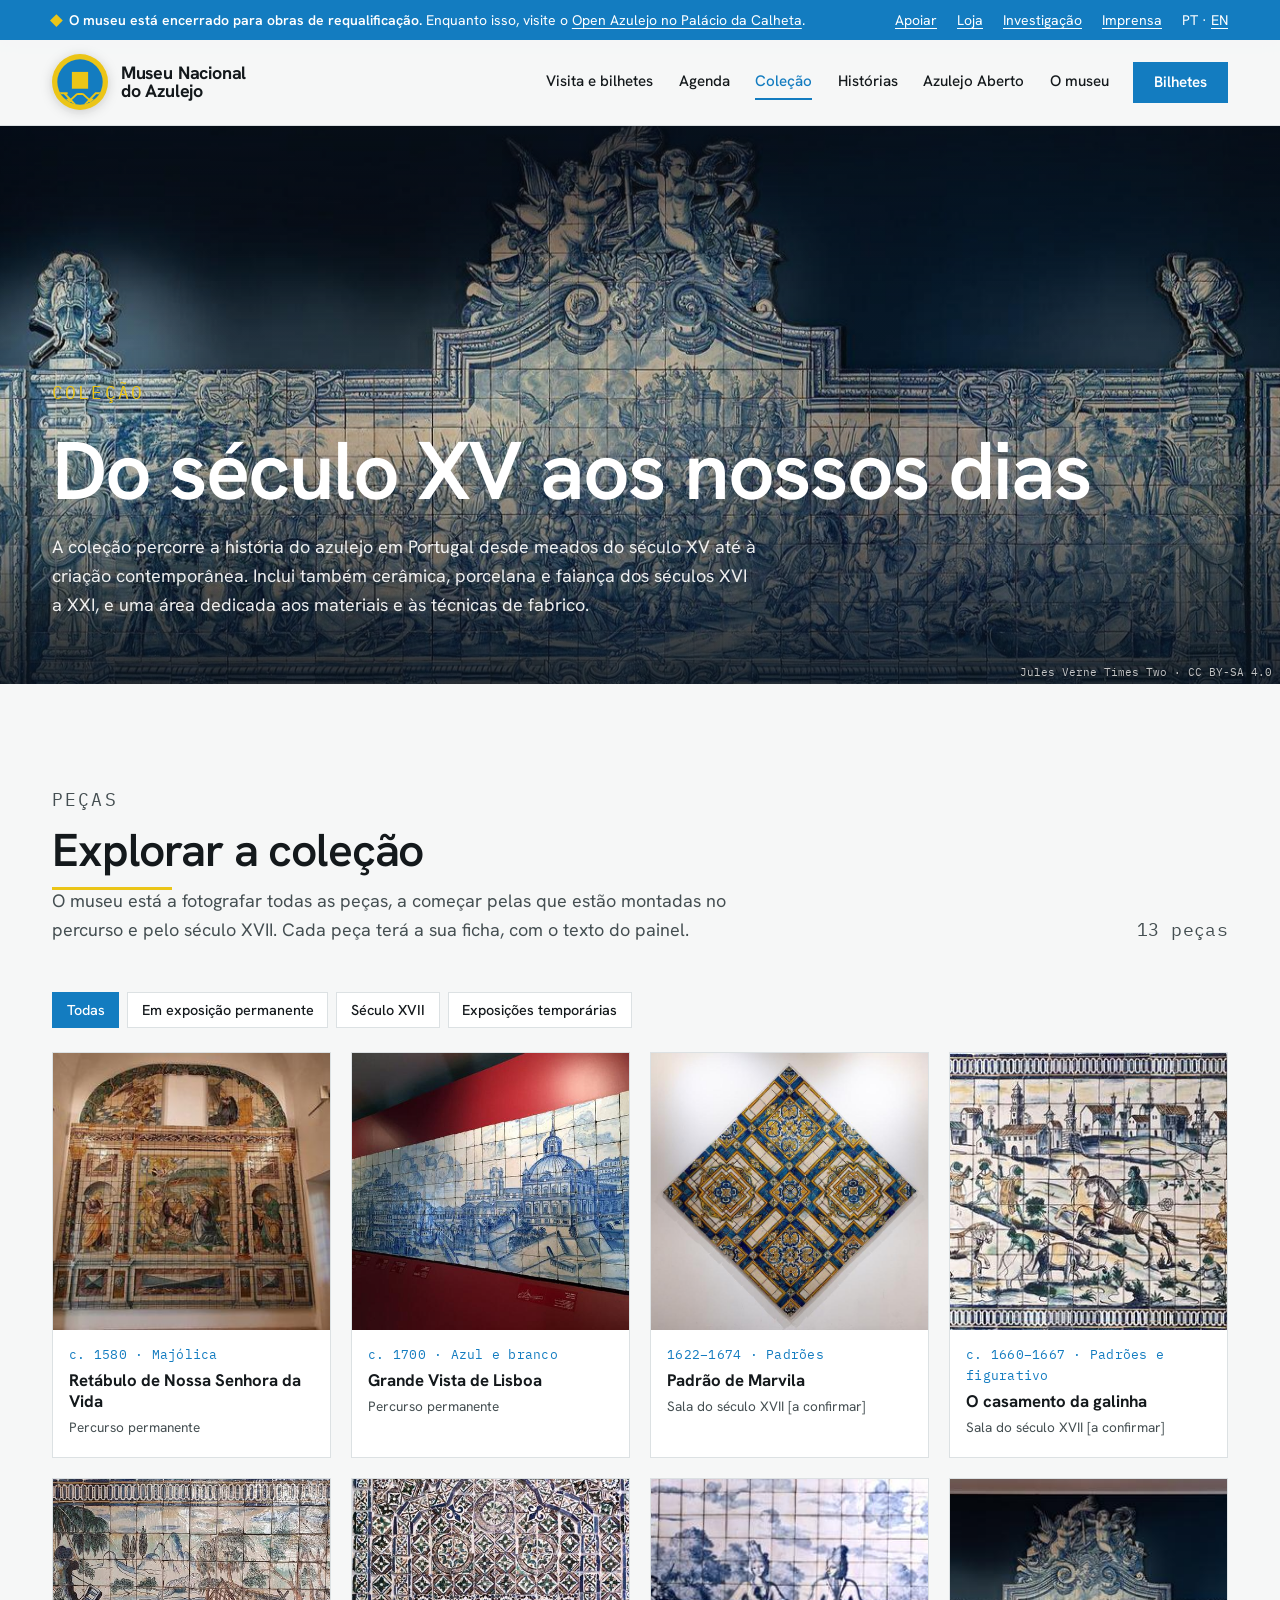
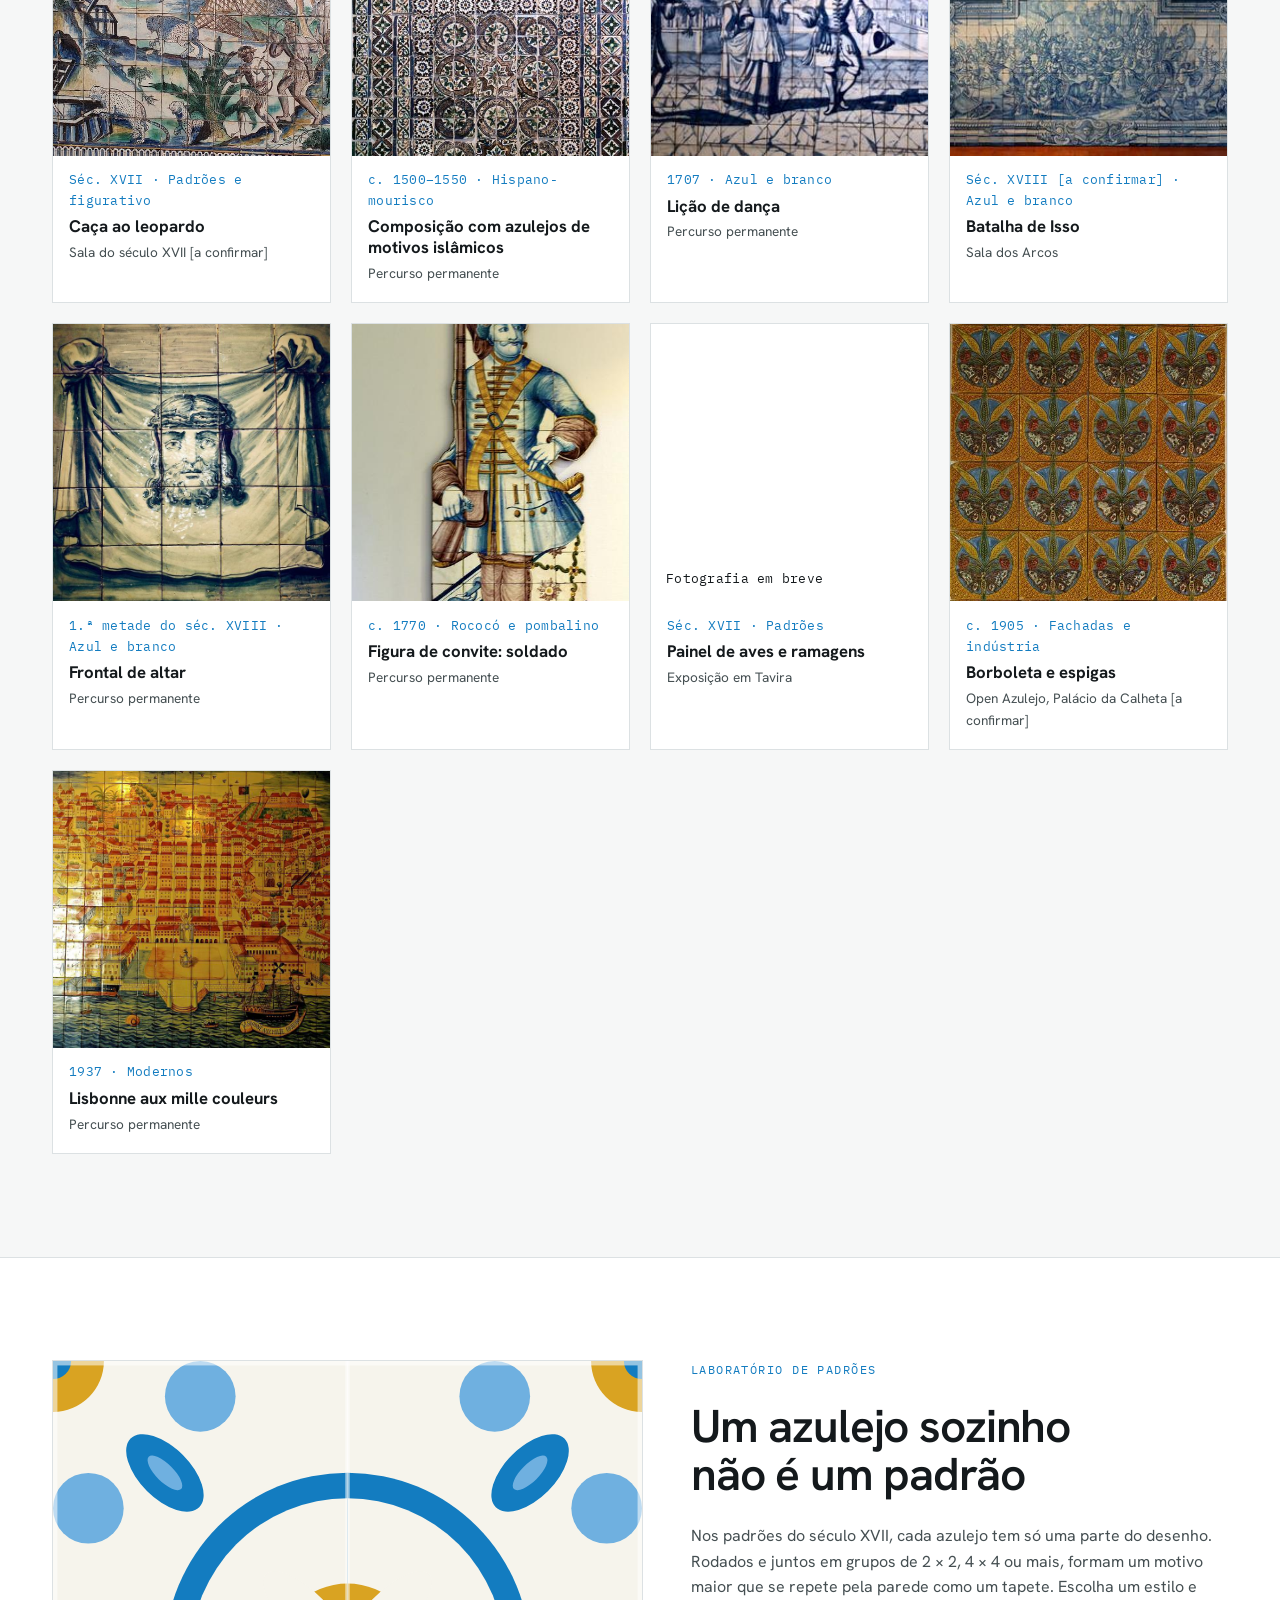
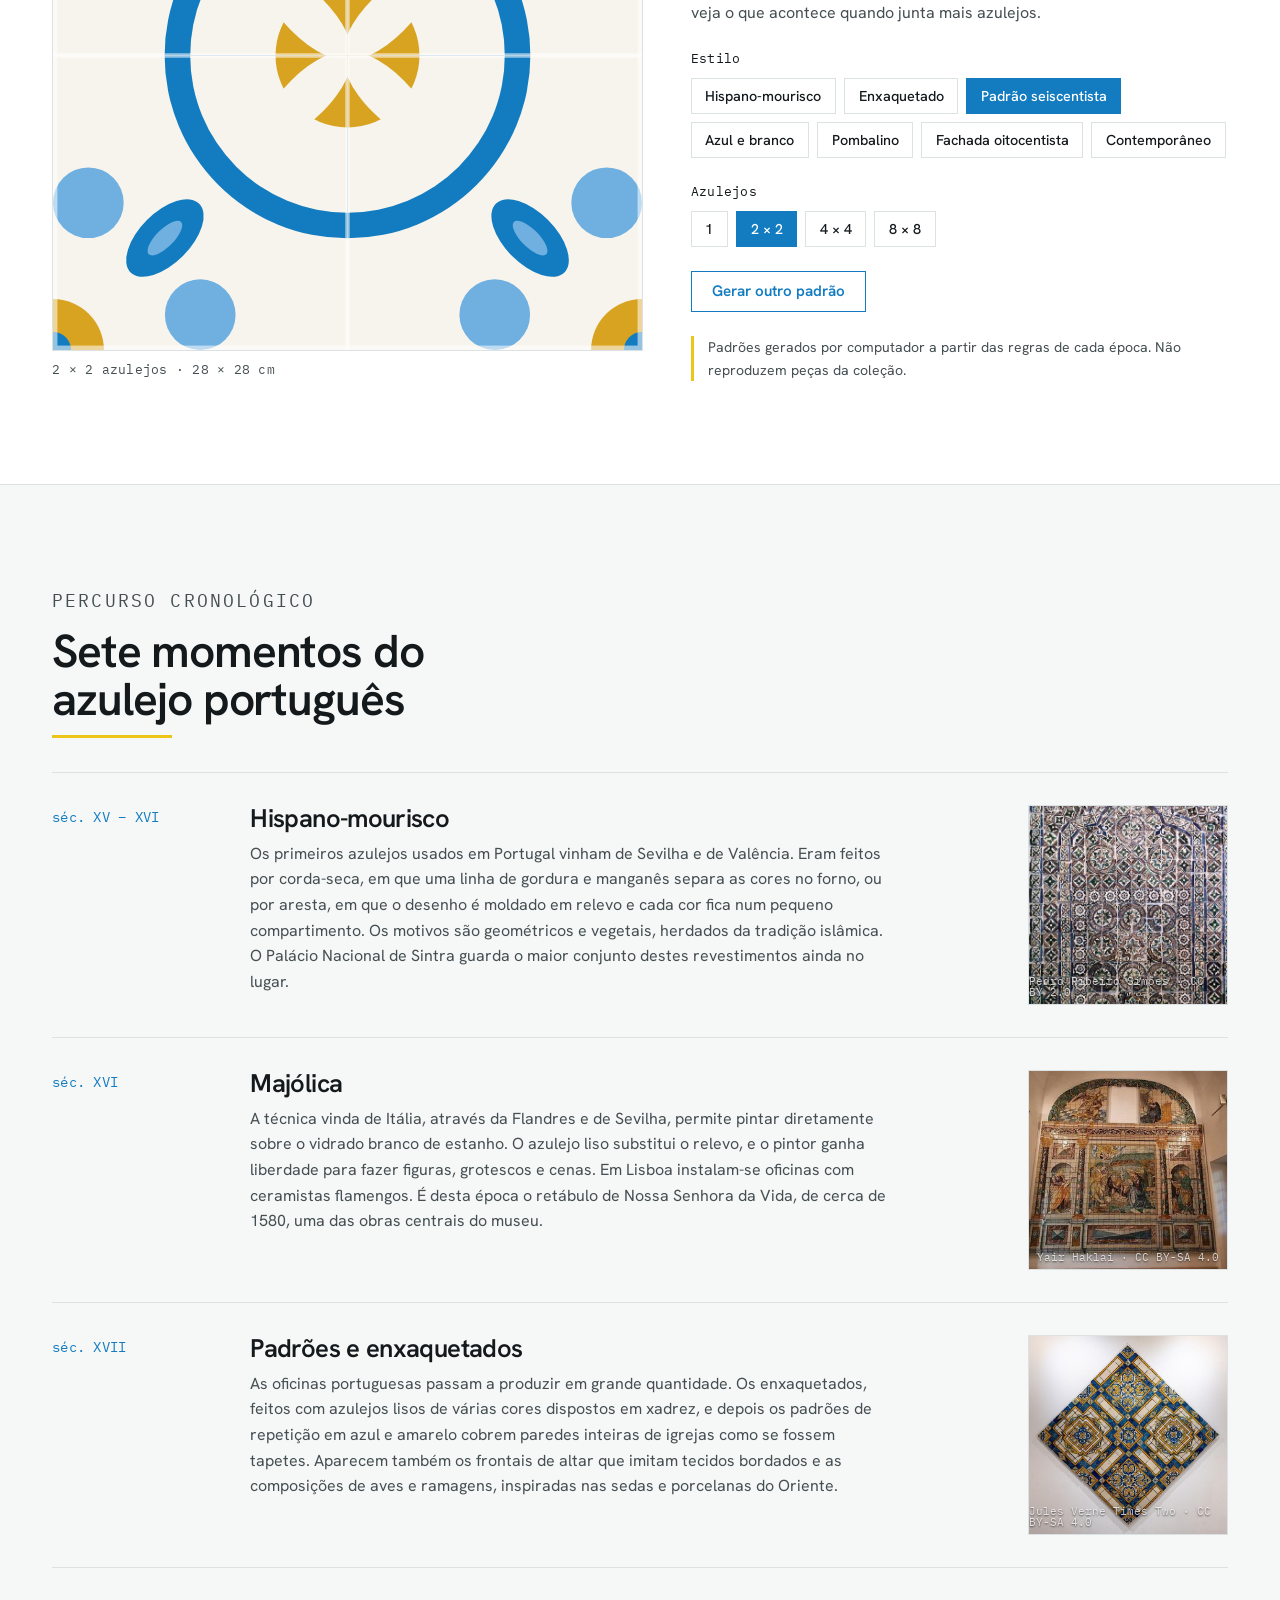
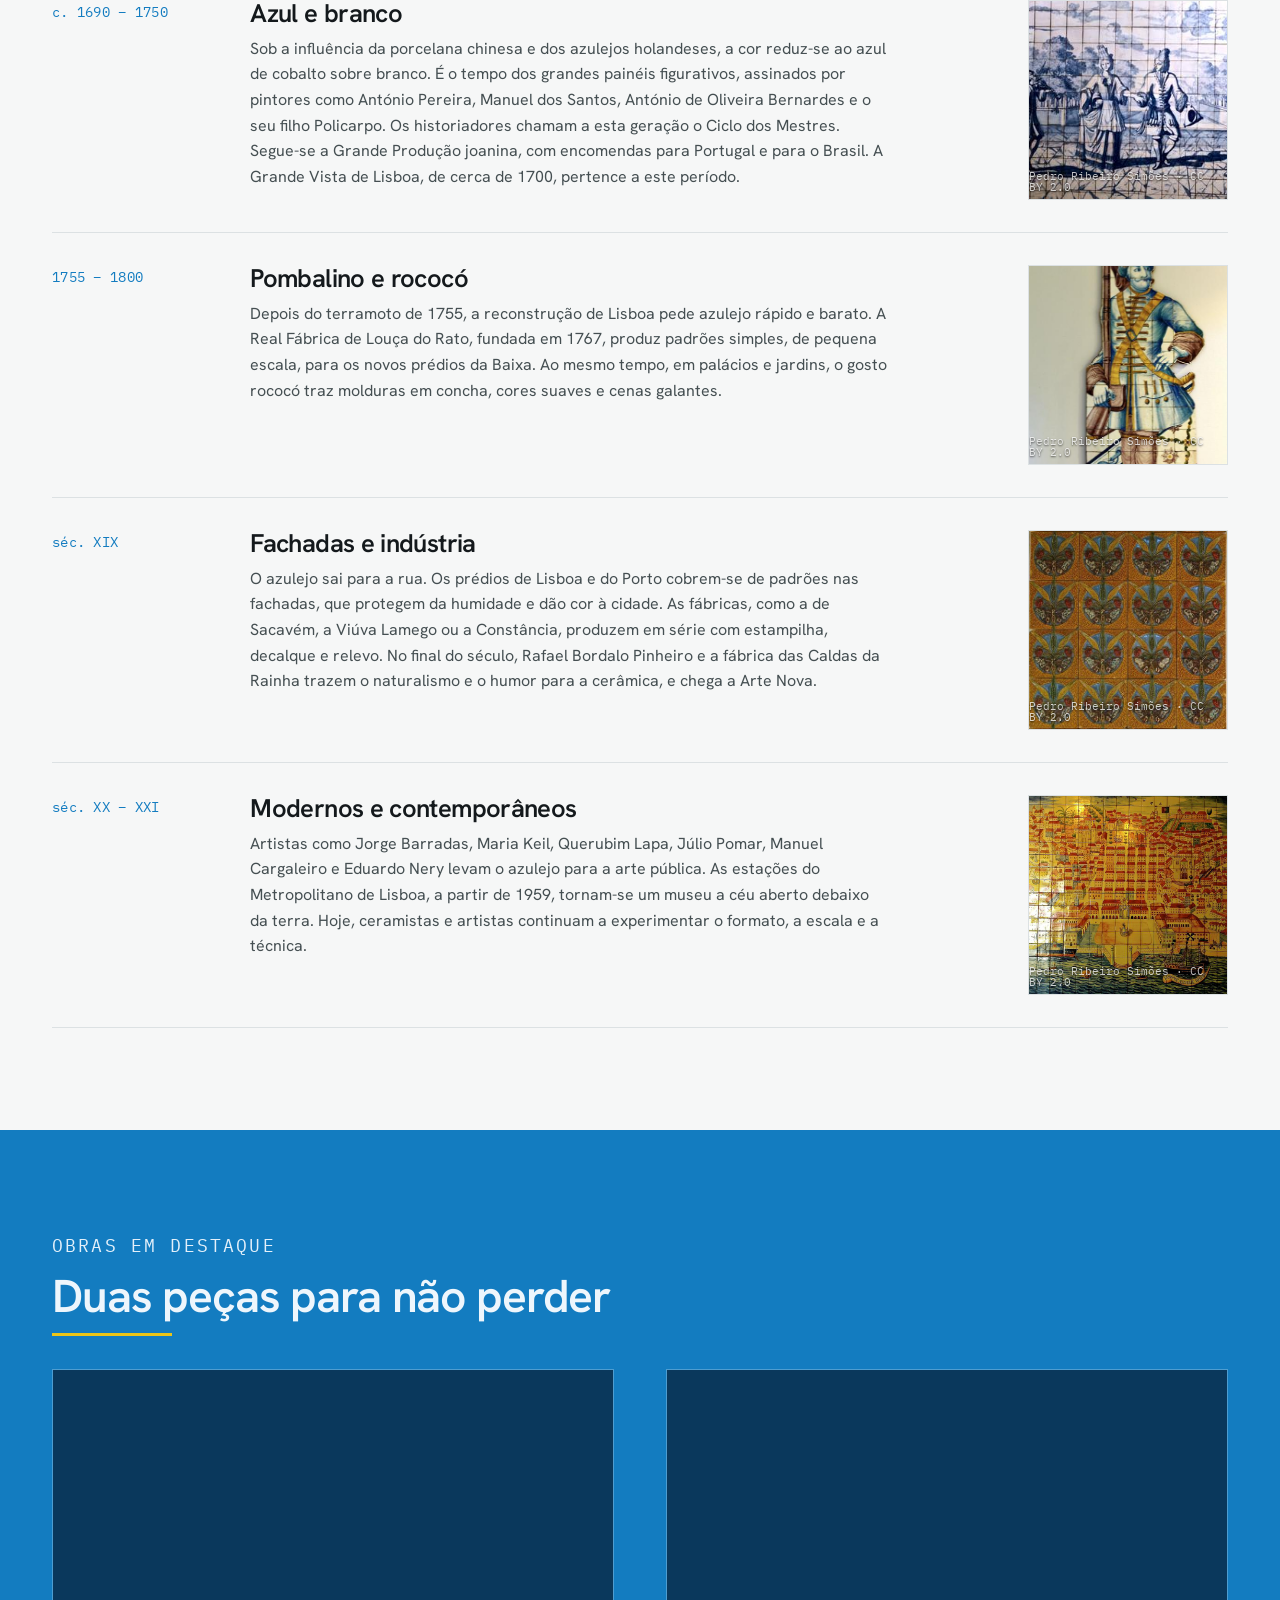
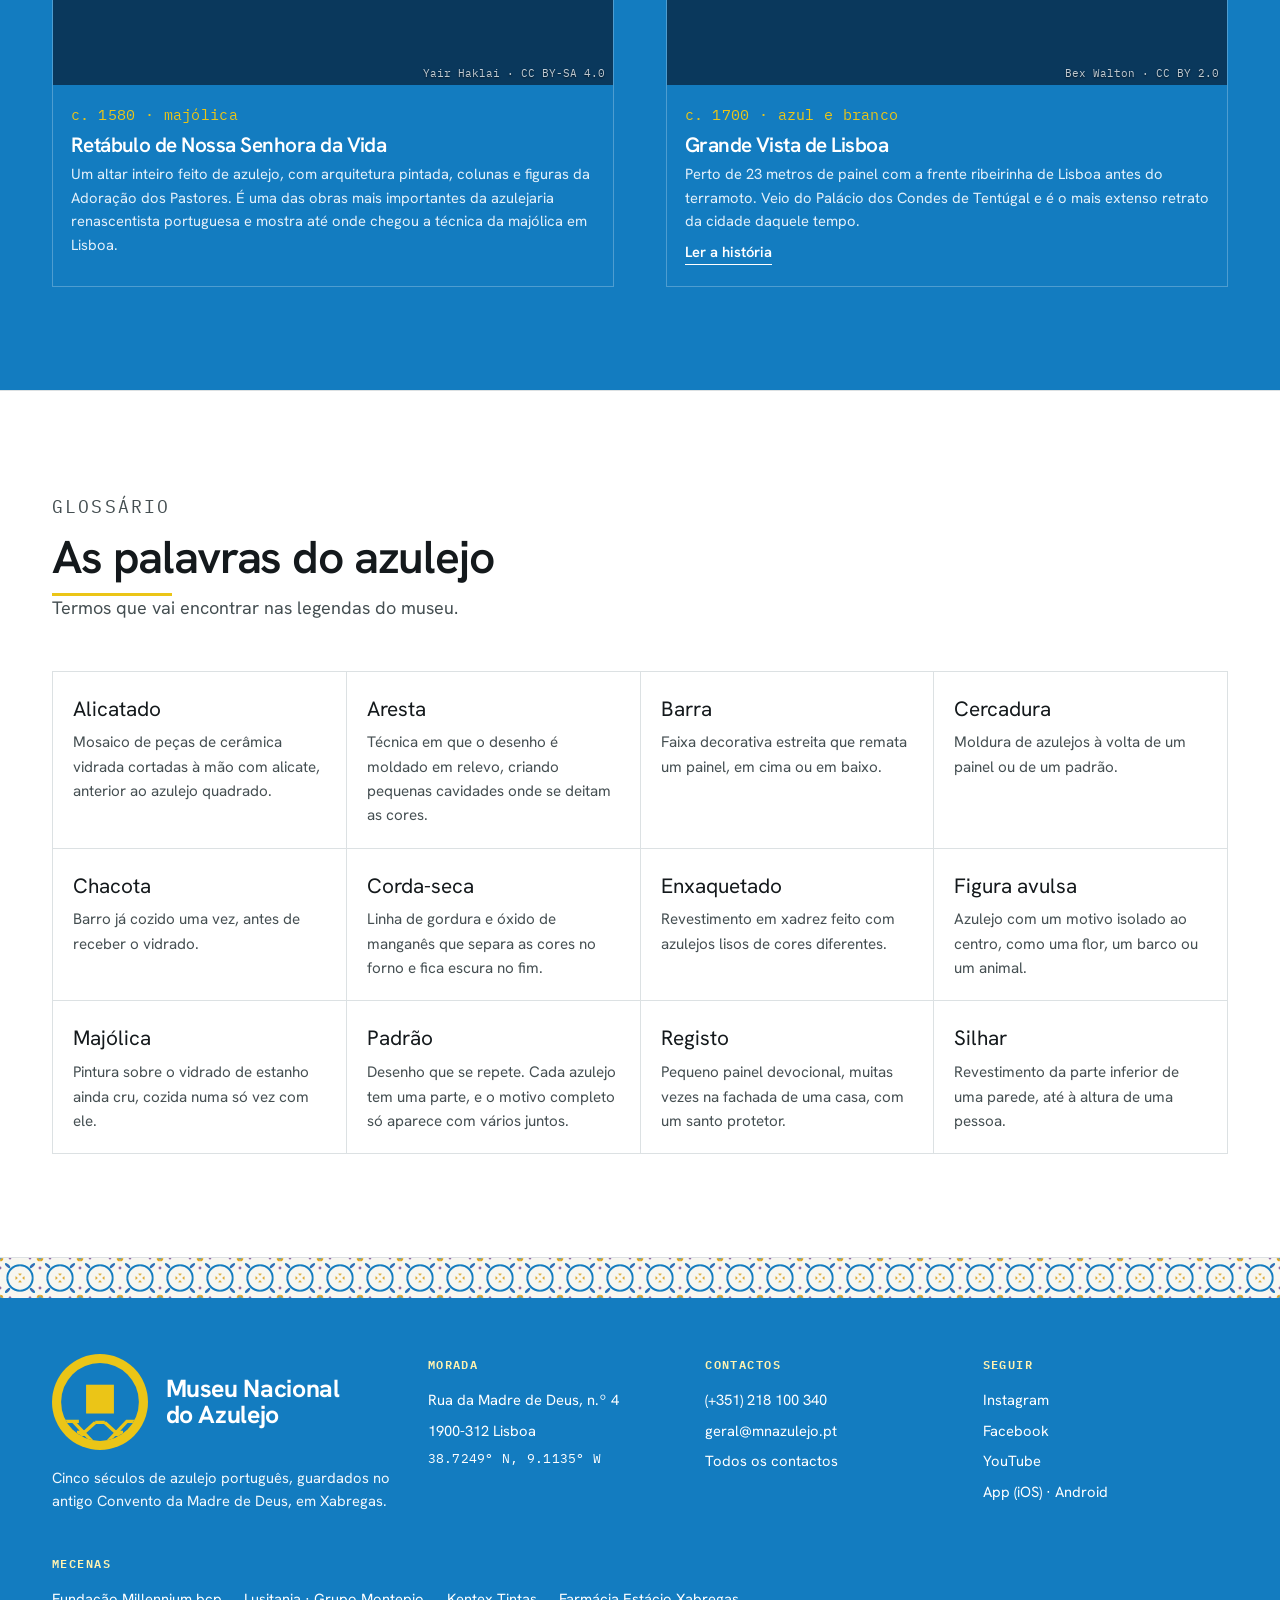
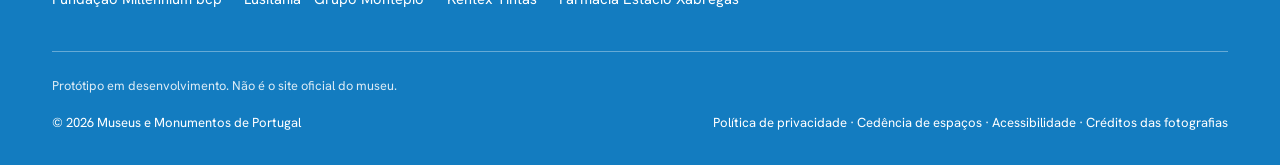
<file: colecao.html>
<!doctype html>
<html lang="pt-PT">
<head>
<meta charset="utf-8">
<meta name="robots" content="noindex, nofollow">
<meta name="viewport" content="width=device-width, initial-scale=1, viewport-fit=cover">
<meta name="claude:viewport-fit-sides" content="cover">
<title>Coleção · Museu Nacional do Azulejo</title>
<meta name="description" content="A coleção do Museu Nacional do Azulejo, do século XV aos nossos dias.">
<link rel="preconnect" href="https://fonts.googleapis.com">
<link rel="preconnect" href="https://fonts.gstatic.com" crossorigin>
<link rel="stylesheet" href="https://fonts.googleapis.com/css2?family=Bodoni+Moda:ital,opsz,wght@0,6..96,400..700;1,6..96,400..700&family=Hanken+Grotesk:wght@400;500;600&family=IBM+Plex+Mono:wght@400;500&display=swap">
<link rel="icon" href="assets/logo-mnaz.svg" type="image/svg+xml">
<link rel="stylesheet" href="assets/styles.css">
<script src="assets/main.js" defer></script>
<script src="assets/movimento.js" defer></script>
<script src="assets/fotos.js" defer></script>
<script src="assets/pecas.js" defer></script>
<script src="assets/extra.js" defer></script>
</head>
<body>
<a class="saltar" href="#conteudo">Saltar para o conteúdo</a>
<div class="estado" role="region" aria-label="Estado do museu">
  <div class="wrap">
    <p><span class="estado__ponto" aria-hidden="true"></span><strong>O museu está encerrado para obras de requalificação.</strong> Enquanto isso, visite o <a href="agenda.html#open-azulejo">Open Azulejo no Palácio da Calheta</a>.</p>
    <p class="estado__links"><a href="museu.html#apoiar">Apoiar</a><a href="visitar.html#loja">Loja</a><a href="museu.html#investigacao">Investigação</a><a href="museu.html#imprensa">Imprensa</a><span>PT · <a href="#" lang="en">EN</a></span></p>
  </div>
</div>
<header class="cabecalho">
  <div class="wrap">
    <a class="marca" href="index.html" aria-label="Museu Nacional do Azulejo, página inicial">
      <img class="marca__selo" src="assets/logo-mnaz.svg" alt="" width="56" height="56">
      <span class="marca__nome">Museu Nacional<br>do Azulejo</span>
    </a>
    <button class="nav-toggle" type="button" aria-expanded="false" aria-controls="menu">Menu</button>
    <nav class="nav" id="menu" aria-label="Principal">
      <a href="visitar.html">Visita e bilhetes</a>
      <a href="agenda.html">Agenda</a>
      <a href="colecao.html" aria-current="page">Coleção</a>
      <a href="historias.html">Histórias</a>
      <a href="azulejo-aberto.html">Azulejo Aberto</a>
      <a href="museu.html">O museu</a>
      <a class="btn" href="https://mmp.bymeoblueticket.pt/pt/event/16490/open-azulejo-jardim-botanico-tropical" target="_blank" rel="noopener">Bilhetes</a>
    </nav>
    <a class="btn" href="https://mmp.bymeoblueticket.pt/pt/event/16490/open-azulejo-jardim-botanico-tropical" target="_blank" rel="noopener">Bilhetes</a>
  </div>
</header>
<main id="conteudo">

<section class="titulo-pag titulo-pag--foto" data-foto="batalha-de-isso" style="background-image:url('fotos/batalha-de-isso.jpg')" data-credito="Jules Verne Times Two · CC BY-SA 4.0"><div class="capa__veu"></div>
  <div class="wrap">
    <div style="display:grid;gap:1.25rem">
      <p class="etiqueta">Coleção</p>
      <h1>Do século XV aos nossos dias</h1>
      <p>A coleção percorre a história do azulejo em Portugal desde meados do século XV até à criação contemporânea. Inclui também cerâmica, porcelana e faiança dos séculos XVI a XXI, e uma área dedicada aos materiais e às técnicas de fabrico.</p>
    </div>
  </div>
</section>

<section class="seccao" id="pecas">
  <div class="wrap" data-catalogo>
    <div class="cabeca"><div><p class="etiqueta">Peças</p><h2>Explorar a coleção</h2><p>O museu está a fotografar todas as peças, a começar pelas que estão montadas no percurso e pelo século XVII. Cada peça terá a sua ficha, com o texto do painel.</p></div><p class="mono" data-contagem></p></div>
    <div class="chips" style="margin-bottom:1.5rem">
      <button class="chip" type="button" data-filtro="todas" aria-pressed="true">Todas</button>
      <button class="chip" type="button" data-filtro="montado" aria-pressed="false">Em exposição permanente</button>
      <button class="chip" type="button" data-filtro="xvii" aria-pressed="false">Século XVII</button>
      <button class="chip" type="button" data-filtro="temporaria" aria-pressed="false">Exposições temporárias</button>
    </div>
    <div class="pecas"></div>
  </div>
  <dialog id="ficha" aria-labelledby="ficha-titulo"><button type="button" class="ficha__fechar" data-fechar aria-label="Fechar">Fechar</button><div class="ficha__corpo"></div></dialog>
</section>

<section class="seccao seccao--branca">
  <div class="wrap explorador" data-explorador>
    <div>
      <div class="explorador__vista" role="img" aria-label="Pré-visualização do padrão escolhido"></div>
      <p class="mono" data-legenda style="margin-top:.6rem;color:var(--tinta-2)"></p>
    </div>
    <div class="explorador__ctl">
      <p class="etiqueta">Laboratório de padrões</p>
      <h2>Um azulejo sozinho não é um padrão</h2>
      <p style="color:var(--tinta-2)">Nos padrões do século XVII, cada azulejo tem só uma parte do desenho. Rodados e juntos em grupos de 2 × 2, 4 × 4 ou mais, formam um motivo maior que se repete pela parede como um tapete. Escolha um estilo e veja o que acontece quando junta mais azulejos.</p>
      <div><p class="mono" style="margin-bottom:.5rem">Estilo</p>
        <div class="chips">
          <button class="chip" type="button" data-k="mourisco" aria-pressed="false">Hispano-mourisco</button>
          <button class="chip" type="button" data-k="enxaquetado" aria-pressed="false">Enxaquetado</button>
          <button class="chip" type="button" data-k="padrao" aria-pressed="true">Padrão seiscentista</button>
          <button class="chip" type="button" data-k="barroco" aria-pressed="false">Azul e branco</button>
          <button class="chip" type="button" data-k="pombalino" aria-pressed="false">Pombalino</button>
          <button class="chip" type="button" data-k="industrial" aria-pressed="false">Fachada oitocentista</button>
          <button class="chip" type="button" data-k="contemporaneo" aria-pressed="false">Contemporâneo</button>
        </div></div>
      <div><p class="mono" style="margin-bottom:.5rem">Azulejos</p>
        <div class="chips">
          <button class="chip" type="button" data-n="1" aria-pressed="false">1</button>
          <button class="chip" type="button" data-n="2" aria-pressed="true">2 × 2</button>
          <button class="chip" type="button" data-n="4" aria-pressed="false">4 × 4</button>
          <button class="chip" type="button" data-n="8" aria-pressed="false">8 × 8</button>
        </div></div>
      <p><button class="btn btn--linha" type="button" data-nova>Gerar outro padrão</button></p>
      <p class="nota">Padrões gerados por computador a partir das regras de cada época. Não reproduzem peças da coleção.</p>
    </div>
  </div>
</section>

<section class="seccao">
  <div class="wrap">
    <div class="cabeca"><div><p class="etiqueta">Percurso cronológico</p><h2>Sete momentos do azulejo português</h2></div></div>
    <div class="cronologia">
      <article class="periodo" id="mudejar"><p class="mono">séc. XV – XVI</p><div><h3>Hispano-mourisco</h3><p>Os primeiros azulejos usados em Portugal vinham de Sevilha e de Valência. Eram feitos por corda-seca, em que uma linha de gordura e manganês separa as cores no forno, ou por aresta, em que o desenho é moldado em relevo e cada cor fica num pequeno compartimento. Os motivos são geométricos e vegetais, herdados da tradição islâmica. O Palácio Nacional de Sintra guarda o maior conjunto destes revestimentos ainda no lugar.</p></div><div class="periodo__az" data-foto="hispano-mourisco" style="background-image:url('fotos/hispano-mourisco-640.jpg')" data-credito="Pedro Ribeiro Simões · CC BY 2.0"></div></article>
      <article class="periodo" id="majolica"><p class="mono">séc. XVI</p><div><h3>Majólica</h3><p>A técnica vinda de Itália, através da Flandres e de Sevilha, permite pintar diretamente sobre o vidrado branco de estanho. O azulejo liso substitui o relevo, e o pintor ganha liberdade para fazer figuras, grotescos e cenas. Em Lisboa instalam-se oficinas com ceramistas flamengos. É desta época o retábulo de Nossa Senhora da Vida, de cerca de 1580, uma das obras centrais do museu.</p></div><div class="periodo__az" data-foto="nossa-senhora-da-vida" style="background-image:url('fotos/nossa-senhora-da-vida-640.jpg')" data-credito="Yair Haklai · CC BY-SA 4.0"></div></article>
      <article class="periodo" id="padrao"><p class="mono">séc. XVII</p><div><h3>Padrões e enxaquetados</h3><p>As oficinas portuguesas passam a produzir em grande quantidade. Os enxaquetados, feitos com azulejos lisos de várias cores dispostos em xadrez, e depois os padrões de repetição em azul e amarelo cobrem paredes inteiras de igrejas como se fossem tapetes. Aparecem também os frontais de altar que imitam tecidos bordados e as composições de aves e ramagens, inspiradas nas sedas e porcelanas do Oriente.</p></div><div class="periodo__az" data-foto="padrao-marvila" style="background-image:url('fotos/padrao-marvila-640.jpg')" data-credito="Jules Verne Times Two · CC BY-SA 4.0"></div></article>
      <article class="periodo" id="azul-branco"><p class="mono">c. 1690 – 1750</p><div><h3>Azul e branco</h3><p>Sob a influência da porcelana chinesa e dos azulejos holandeses, a cor reduz-se ao azul de cobalto sobre branco. É o tempo dos grandes painéis figurativos, assinados por pintores como António Pereira, Manuel dos Santos, António de Oliveira Bernardes e o seu filho Policarpo. Os historiadores chamam a esta geração o Ciclo dos Mestres. Segue-se a Grande Produção joanina, com encomendas para Portugal e para o Brasil. A Grande Vista de Lisboa, de cerca de 1700, pertence a este período.</p></div><div class="periodo__az" data-foto="licao-de-danca" style="background-image:url('fotos/licao-de-danca-640.jpg')" data-credito="Pedro Ribeiro Simões · CC BY 2.0"></div></article>
      <article class="periodo" id="pombalino"><p class="mono">1755 – 1800</p><div><h3>Pombalino e rococó</h3><p>Depois do terramoto de 1755, a reconstrução de Lisboa pede azulejo rápido e barato. A Real Fábrica de Louça do Rato, fundada em 1767, produz padrões simples, de pequena escala, para os novos prédios da Baixa. Ao mesmo tempo, em palácios e jardins, o gosto rococó traz molduras em concha, cores suaves e cenas galantes.</p></div><div class="periodo__az" data-foto="soldado" style="background-image:url('fotos/soldado-640.jpg')" data-credito="Pedro Ribeiro Simões · CC BY 2.0"></div></article>
      <article class="periodo" id="fachadas"><p class="mono">séc. XIX</p><div><h3>Fachadas e indústria</h3><p>O azulejo sai para a rua. Os prédios de Lisboa e do Porto cobrem-se de padrões nas fachadas, que protegem da humidade e dão cor à cidade. As fábricas, como a de Sacavém, a Viúva Lamego ou a Constância, produzem em série com estampilha, decalque e relevo. No final do século, Rafael Bordalo Pinheiro e a fábrica das Caldas da Rainha trazem o naturalismo e o humor para a cerâmica, e chega a Arte Nova.</p></div><div class="periodo__az" data-foto="bordalo-pinheiro" style="background-image:url('fotos/bordalo-pinheiro-640.jpg')" data-credito="Pedro Ribeiro Simões · CC BY 2.0"></div></article>
      <article class="periodo" id="contemporaneo"><p class="mono">séc. XX – XXI</p><div><h3>Modernos e contemporâneos</h3><p>Artistas como Jorge Barradas, Maria Keil, Querubim Lapa, Júlio Pomar, Manuel Cargaleiro e Eduardo Nery levam o azulejo para a arte pública. As estações do Metropolitano de Lisboa, a partir de 1959, tornam-se um museu a céu aberto debaixo da terra. Hoje, ceramistas e artistas continuam a experimentar o formato, a escala e a técnica.</p></div><div class="periodo__az" data-foto="lisbonne-1937" style="background-image:url('fotos/lisbonne-1937-640.jpg')" data-credito="Pedro Ribeiro Simões · CC BY 2.0"></div></article>
    </div>
  </div>
</section>

<section class="seccao seccao--azul">
  <div class="wrap">
    <div class="cabeca"><div><p class="etiqueta">Obras em destaque</p><h2>Duas peças para não perder</h2></div></div>
    <div class="duas">
      <article class="epoca" style="border:1px solid rgba(255,255,255,.25)"><div class="epoca__img" style="aspect-ratio:16/9" data-foto="nossa-senhora-da-vida" style="background-image:url('fotos/nossa-senhora-da-vida-640.jpg')" data-credito="Yair Haklai · CC BY-SA 4.0"></div><div class="epoca__txt"><p class="mono">c. 1580 · majólica</p><h3>Retábulo de Nossa Senhora da Vida</h3><p>Um altar inteiro feito de azulejo, com arquitetura pintada, colunas e figuras da Adoração dos Pastores. É uma das obras mais importantes da azulejaria renascentista portuguesa e mostra até onde chegou a técnica da majólica em Lisboa.</p></div></article>
      <article class="epoca" style="border:1px solid rgba(255,255,255,.25)"><div class="epoca__img" style="aspect-ratio:16/9" data-foto="grande-vista" style="background-image:url('fotos/grande-vista-640.jpg')" data-credito="Bex Walton · CC BY 2.0"></div><div class="epoca__txt"><p class="mono">c. 1700 · azul e branco</p><h3>Grande Vista de Lisboa</h3><p>Perto de 23 metros de painel com a frente ribeirinha de Lisboa antes do terramoto. Veio do Palácio dos Condes de Tentúgal e é o mais extenso retrato da cidade daquele tempo.</p><p><a class="mais" href="historias.html#lisboa-antes-do-terramoto">Ler a história</a></p></div></article>
    </div>
  </div>
</section>

<section class="seccao seccao--branca" id="glossario">
  <div class="wrap">
    <div class="cabeca"><div><p class="etiqueta">Glossário</p><h2>As palavras do azulejo</h2><p>Termos que vai encontrar nas legendas do museu.</p></div></div>
    <dl class="glossario">
      <div><dt>Alicatado</dt><dd>Mosaico de peças de cerâmica vidrada cortadas à mão com alicate, anterior ao azulejo quadrado.</dd></div>
      <div><dt>Aresta</dt><dd>Técnica em que o desenho é moldado em relevo, criando pequenas cavidades onde se deitam as cores.</dd></div>
      <div><dt>Barra</dt><dd>Faixa decorativa estreita que remata um painel, em cima ou em baixo.</dd></div>
      <div><dt>Cercadura</dt><dd>Moldura de azulejos à volta de um painel ou de um padrão.</dd></div>
      <div><dt>Chacota</dt><dd>Barro já cozido uma vez, antes de receber o vidrado.</dd></div>
      <div><dt>Corda-seca</dt><dd>Linha de gordura e óxido de manganês que separa as cores no forno e fica escura no fim.</dd></div>
      <div><dt>Enxaquetado</dt><dd>Revestimento em xadrez feito com azulejos lisos de cores diferentes.</dd></div>
      <div><dt>Figura avulsa</dt><dd>Azulejo com um motivo isolado ao centro, como uma flor, um barco ou um animal.</dd></div>
      <div><dt>Majólica</dt><dd>Pintura sobre o vidrado de estanho ainda cru, cozida numa só vez com ele.</dd></div>
      <div><dt>Padrão</dt><dd>Desenho que se repete. Cada azulejo tem uma parte, e o motivo completo só aparece com vários juntos.</dd></div>
      <div><dt>Registo</dt><dd>Pequeno painel devocional, muitas vezes na fachada de uma casa, com um santo protetor.</dd></div>
      <div><dt>Silhar</dt><dd>Revestimento da parte inferior de uma parede, até à altura de uma pessoa.</dd></div>
    </dl>
  </div>
</section>
</main>
<footer class="rodape">
  <div class="rodape__barra" data-tile="pombalino:11:40" aria-hidden="true"></div>
  <div class="wrap">
    <div class="rodape__grelha">
      <div class="rodape__marca">
        <a class="rodape__logo" href="index.html"><img src="assets/logo-mnaz.svg" alt="" width="96" height="96"><span>Museu Nacional<br>do Azulejo</span></a>
        <p>Cinco séculos de azulejo português, guardados no antigo Convento da Madre de Deus, em Xabregas.</p>
      </div>
      <div>
        <h4>Morada</h4>
        <ul>
          <li>Rua da Madre de Deus, n.º 4</li>
          <li>1900-312 Lisboa</li>
          <li class="mono">38.7249° N, 9.1135° W</li>
        </ul>
      </div>
      <div>
        <h4>Contactos</h4>
        <ul>
          <li>(+351) 218 100 340</li>
          <li>geral@mnazulejo.pt</li>
          <li><a href="visitar.html#contactos">Todos os contactos</a></li>
        </ul>
      </div>
      <div>
        <h4>Seguir</h4>
        <ul>
          <li><a href="https://www.instagram.com/museunazulejo/" target="_blank" rel="noopener">Instagram</a></li>
          <li><a href="https://www.facebook.com/museunazulejo/" target="_blank" rel="noopener">Facebook</a></li>
          <li><a href="https://www.youtube.com/@museunacionaldoazulejo4737" target="_blank" rel="noopener">YouTube</a></li>
          <li><a href="https://apps.apple.com/pt/app/museu-do-azulejo/id1151355810" target="_blank" rel="noopener">App (iOS)</a> · <a href="https://play.google.com/store/apps/details?id=com.realizasom.mnazcv&amp;hl=pt_PT" target="_blank" rel="noopener">Android</a></li>
        </ul>
      </div>
    </div>
    <div>
      <h4>Mecenas</h4>
      <p class="mecenas"><span>Fundação Millennium bcp</span><span>Lusitania · Grupo Montepio</span><span>Kentex Tintas</span><span>Farmácia Estácio Xabregas</span></p>
    </div>
    <div class="rodape__fim">
      <p class="proto-aviso">Protótipo em desenvolvimento. Não é o site oficial do museu.</p>
      <p>© 2026 <a href="https://www.museusemonumentos.pt" target="_blank" rel="noopener">Museus e Monumentos de Portugal</a></p>
      <p><a href="https://www.museusemonumentos.pt/pt/pagina/politica-de-privacidade" target="_blank" rel="noopener">Política de privacidade</a> · <a href="https://www.museusemonumentos.pt/pt/pagina/cedencia-de-espacos" target="_blank" rel="noopener">Cedência de espaços</a> · <a href="visitar.html#acessibilidade">Acessibilidade</a> · <a href="creditos.html">Créditos das fotografias</a></p>
    </div>
  </div>
</footer>
</body>
</html>
</file>
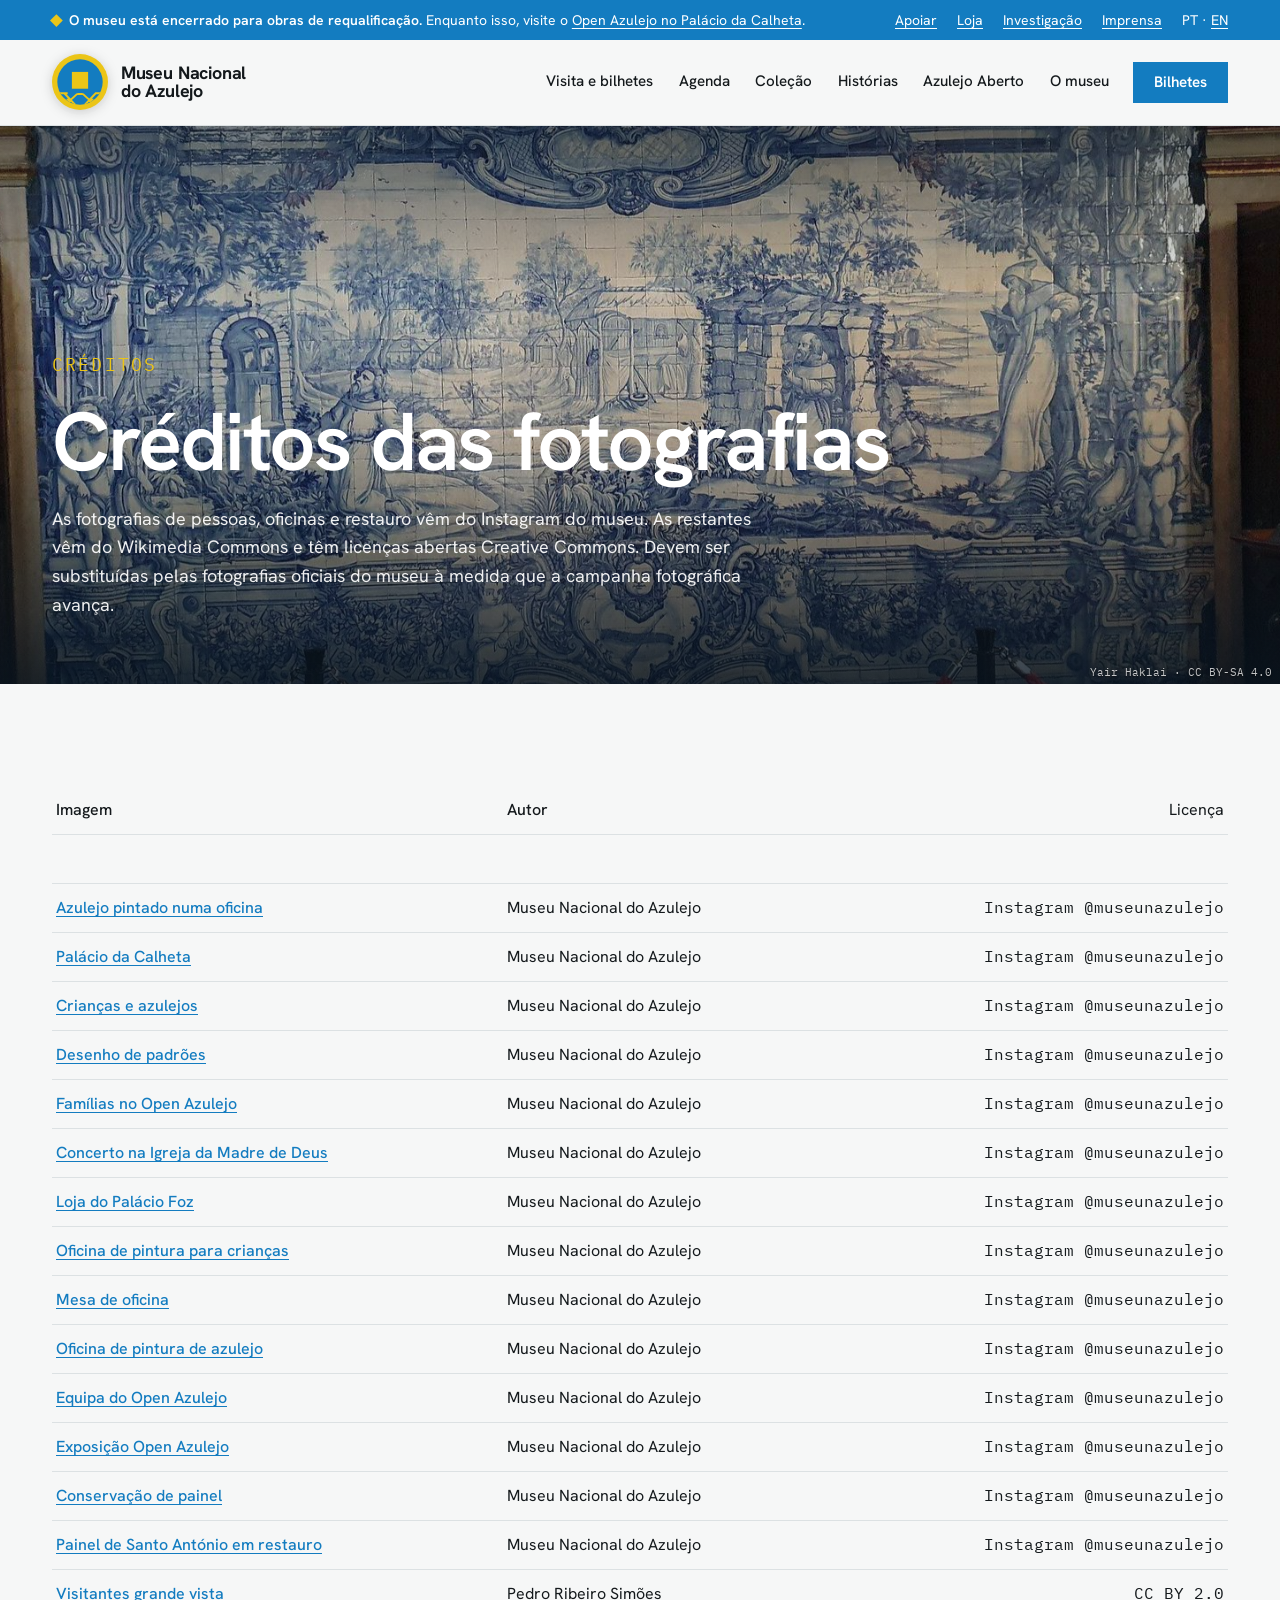
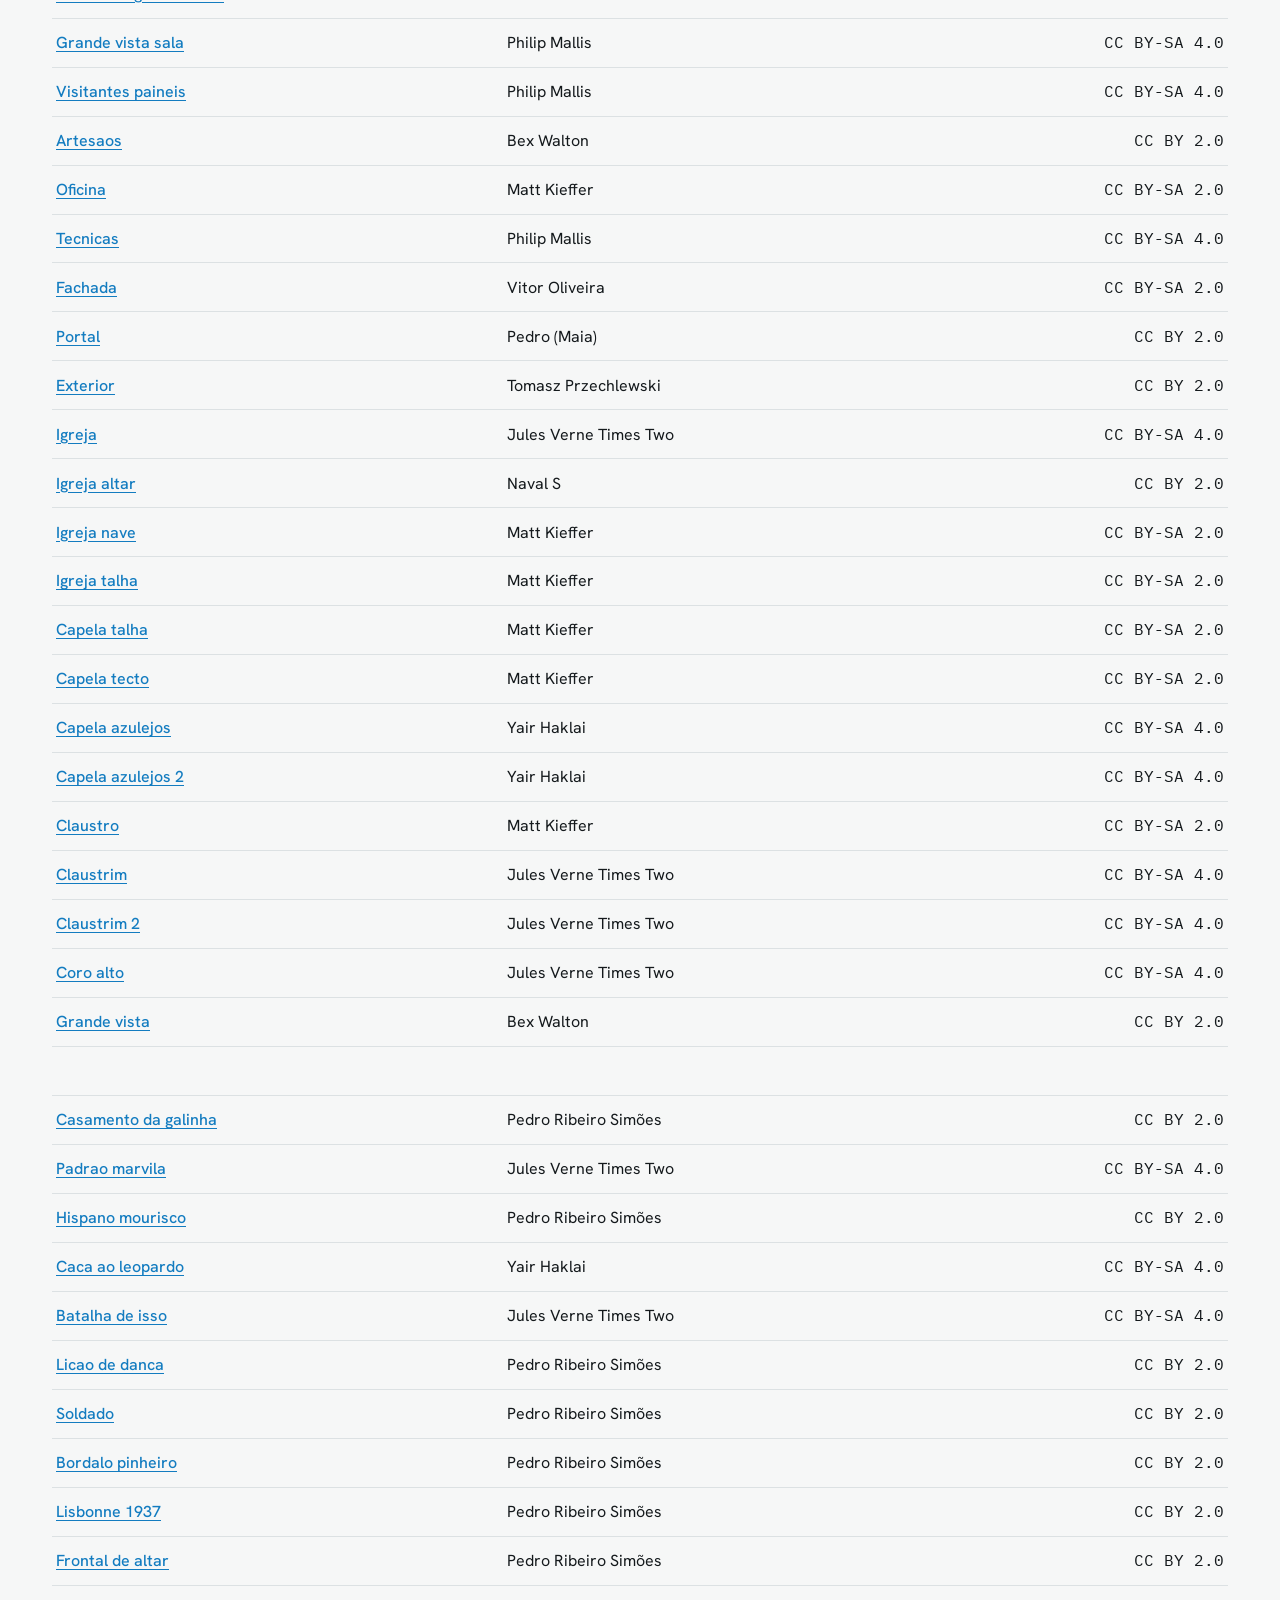
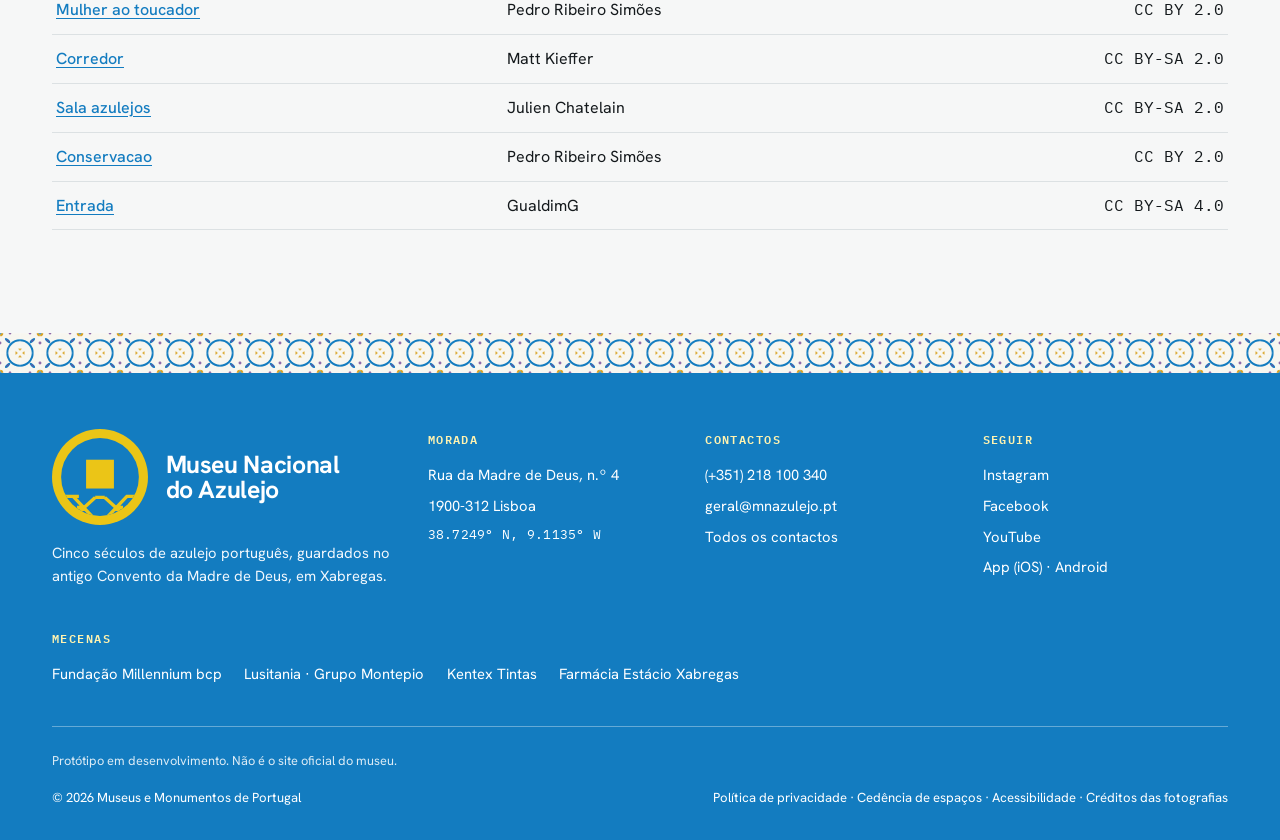
<file: creditos.html>
<!doctype html>
<html lang="pt-PT">
<head>
<meta charset="utf-8">
<meta name="robots" content="noindex, nofollow">
<meta name="viewport" content="width=device-width, initial-scale=1, viewport-fit=cover">
<meta name="claude:viewport-fit-sides" content="cover">
<title>Créditos · Museu Nacional do Azulejo</title>
<meta name="description" content="Créditos das fotografias.">
<link rel="preconnect" href="https://fonts.googleapis.com">
<link rel="preconnect" href="https://fonts.gstatic.com" crossorigin>
<link rel="stylesheet" href="https://fonts.googleapis.com/css2?family=Bodoni+Moda:ital,opsz,wght@0,6..96,400..700;1,6..96,400..700&family=Hanken+Grotesk:wght@400;500;600&family=IBM+Plex+Mono:wght@400;500&display=swap">
<link rel="icon" href="assets/logo-mnaz.svg" type="image/svg+xml">
<link rel="stylesheet" href="assets/styles.css">
<script src="assets/main.js" defer></script>
<script src="assets/movimento.js" defer></script>
<script src="assets/fotos.js" defer></script>
<script src="assets/pecas.js" defer></script>
<script src="assets/extra.js" defer></script>
</head>
<body>
<a class="saltar" href="#conteudo">Saltar para o conteúdo</a>
<div class="estado" role="region" aria-label="Estado do museu">
  <div class="wrap">
    <p><span class="estado__ponto" aria-hidden="true"></span><strong>O museu está encerrado para obras de requalificação.</strong> Enquanto isso, visite o <a href="agenda.html#open-azulejo">Open Azulejo no Palácio da Calheta</a>.</p>
    <p class="estado__links"><a href="museu.html#apoiar">Apoiar</a><a href="visitar.html#loja">Loja</a><a href="museu.html#investigacao">Investigação</a><a href="museu.html#imprensa">Imprensa</a><span>PT · <a href="#" lang="en">EN</a></span></p>
  </div>
</div>
<header class="cabecalho">
  <div class="wrap">
    <a class="marca" href="index.html" aria-label="Museu Nacional do Azulejo, página inicial">
      <img class="marca__selo" src="assets/logo-mnaz.svg" alt="" width="56" height="56">
      <span class="marca__nome">Museu Nacional<br>do Azulejo</span>
    </a>
    <button class="nav-toggle" type="button" aria-expanded="false" aria-controls="menu">Menu</button>
    <nav class="nav" id="menu" aria-label="Principal">
      <a href="visitar.html">Visita e bilhetes</a>
      <a href="agenda.html">Agenda</a>
      <a href="colecao.html">Coleção</a>
      <a href="historias.html">Histórias</a>
      <a href="azulejo-aberto.html">Azulejo Aberto</a>
      <a href="museu.html">O museu</a>
      <a class="btn" href="https://mmp.bymeoblueticket.pt/pt/event/16490/open-azulejo-jardim-botanico-tropical" target="_blank" rel="noopener">Bilhetes</a>
    </nav>
    <a class="btn" href="https://mmp.bymeoblueticket.pt/pt/event/16490/open-azulejo-jardim-botanico-tropical" target="_blank" rel="noopener">Bilhetes</a>
  </div>
</header>
<main id="conteudo">

<section class="titulo-pag titulo-pag--foto" data-foto="capela-azulejos" style="background-image:url('fotos/capela-azulejos.jpg')" data-credito="Yair Haklai · CC BY-SA 4.0"><div class="capa__veu"></div>
  <div class="wrap">
    <div style="display:grid;gap:1.25rem">
      <p class="etiqueta">Créditos</p>
      <h1>Créditos das fotografias</h1>
      <p>As fotografias de pessoas, oficinas e restauro vêm do Instagram do museu. As restantes vêm do Wikimedia Commons e têm licenças abertas Creative Commons. Devem ser substituídas pelas fotografias oficiais do museu à medida que a campanha fotográfica avança.</p>
    </div>
  </div>
</section>
<section class="seccao"><div class="wrap"><div class="tabela-wrap"><table class="creditos"><thead><tr><th>Imagem</th><th>Autor</th><td style="font-family:var(--f-texto)">Licença</td></tr></thead><tbody><tr><th><a href="https://www.instagram.com/museunazulejo/" target="_blank" rel="noopener">Portal em obras</a></th><td style="text-align:left;font-family:var(--f-texto)">Museu Nacional do Azulejo</td><td>Instagram @museunazulejo</td></tr>
<tr><th><a href="https://www.instagram.com/museunazulejo/" target="_blank" rel="noopener">Azulejo pintado numa oficina</a></th><td style="text-align:left;font-family:var(--f-texto)">Museu Nacional do Azulejo</td><td>Instagram @museunazulejo</td></tr><tr><th><a href="https://www.instagram.com/museunazulejo/" target="_blank" rel="noopener">Palácio da Calheta</a></th><td style="text-align:left;font-family:var(--f-texto)">Museu Nacional do Azulejo</td><td>Instagram @museunazulejo</td></tr><tr><th><a href="https://www.instagram.com/museunazulejo/" target="_blank" rel="noopener">Crianças e azulejos</a></th><td style="text-align:left;font-family:var(--f-texto)">Museu Nacional do Azulejo</td><td>Instagram @museunazulejo</td></tr><tr><th><a href="https://www.instagram.com/museunazulejo/" target="_blank" rel="noopener">Desenho de padrões</a></th><td style="text-align:left;font-family:var(--f-texto)">Museu Nacional do Azulejo</td><td>Instagram @museunazulejo</td></tr><tr><th><a href="https://www.instagram.com/museunazulejo/" target="_blank" rel="noopener">Famílias no Open Azulejo</a></th><td style="text-align:left;font-family:var(--f-texto)">Museu Nacional do Azulejo</td><td>Instagram @museunazulejo</td></tr><tr><th><a href="https://www.instagram.com/museunazulejo/" target="_blank" rel="noopener">Concerto na Igreja da Madre de Deus</a></th><td style="text-align:left;font-family:var(--f-texto)">Museu Nacional do Azulejo</td><td>Instagram @museunazulejo</td></tr><tr><th><a href="https://www.instagram.com/museunazulejo/" target="_blank" rel="noopener">Loja do Palácio Foz</a></th><td style="text-align:left;font-family:var(--f-texto)">Museu Nacional do Azulejo</td><td>Instagram @museunazulejo</td></tr><tr><th><a href="https://www.instagram.com/museunazulejo/" target="_blank" rel="noopener">Oficina de pintura para crianças</a></th><td style="text-align:left;font-family:var(--f-texto)">Museu Nacional do Azulejo</td><td>Instagram @museunazulejo</td></tr><tr><th><a href="https://www.instagram.com/museunazulejo/" target="_blank" rel="noopener">Mesa de oficina</a></th><td style="text-align:left;font-family:var(--f-texto)">Museu Nacional do Azulejo</td><td>Instagram @museunazulejo</td></tr><tr><th><a href="https://www.instagram.com/museunazulejo/" target="_blank" rel="noopener">Oficina de pintura de azulejo</a></th><td style="text-align:left;font-family:var(--f-texto)">Museu Nacional do Azulejo</td><td>Instagram @museunazulejo</td></tr><tr><th><a href="https://www.instagram.com/museunazulejo/" target="_blank" rel="noopener">Equipa do Open Azulejo</a></th><td style="text-align:left;font-family:var(--f-texto)">Museu Nacional do Azulejo</td><td>Instagram @museunazulejo</td></tr><tr><th><a href="https://www.instagram.com/museunazulejo/" target="_blank" rel="noopener">Exposição Open Azulejo</a></th><td style="text-align:left;font-family:var(--f-texto)">Museu Nacional do Azulejo</td><td>Instagram @museunazulejo</td></tr><tr><th><a href="https://www.instagram.com/museunazulejo/" target="_blank" rel="noopener">Conservação de painel</a></th><td style="text-align:left;font-family:var(--f-texto)">Museu Nacional do Azulejo</td><td>Instagram @museunazulejo</td></tr><tr><th><a href="https://www.instagram.com/museunazulejo/" target="_blank" rel="noopener">Painel de Santo António em restauro</a></th><td style="text-align:left;font-family:var(--f-texto)">Museu Nacional do Azulejo</td><td>Instagram @museunazulejo</td></tr><tr><th><a href="https://commons.wikimedia.org/wiki/File:Lisbon_on_tiles_and_Museum_Goers_%2849554160782%29.jpg" target="_blank" rel="noopener">Visitantes grande vista</a></th><td style="text-align:left;font-family:var(--f-texto)">Pedro Ribeiro Simões</td><td>CC BY 2.0</td></tr><tr><th><a href="https://commons.wikimedia.org/wiki/File:Vista_Panoramica_de_Lisboa_%28Panoramic_View_of_Lisbon%29_from_before_the_1755_earthquake_in_the_Museu_Nacional_do_Azulejo_%28National_Tile_Museum%29_in_Lisbon%2C_Portugal_%2855181540529%29.jpg" target="_blank" rel="noopener">Grande vista sala</a></th><td style="text-align:left;font-family:var(--f-texto)">Philip Mallis</td><td>CC BY-SA 4.0</td></tr><tr><th><a href="https://commons.wikimedia.org/wiki/File:People_looking_at_exhibits_in_the_Museu_Nacional_do_Azulejo_%28National_Tile_Museum%29_in_Lisbon%2C_Portugal_%2855181276611%29.jpg" target="_blank" rel="noopener">Visitantes paineis</a></th><td style="text-align:left;font-family:var(--f-texto)">Philip Mallis</td><td>CC BY-SA 4.0</td></tr><tr><th><a href="https://commons.wikimedia.org/wiki/File:Artisans_at_the_national_tile_museum_%2822342462766%29.jpg" target="_blank" rel="noopener">Artesaos</a></th><td style="text-align:left;font-family:var(--f-texto)">Bex Walton</td><td>CC BY 2.0</td></tr><tr><th><a href="https://commons.wikimedia.org/wiki/File:Workshop_at_Museu_Nacional_do_Azulejo_Tile_Museum%2C_Lisbon_%2849933221568%29.jpg" target="_blank" rel="noopener">Oficina</a></th><td style="text-align:left;font-family:var(--f-texto)">Matt Kieffer</td><td>CC BY-SA 2.0</td></tr><tr><th><a href="https://commons.wikimedia.org/wiki/File:Examples_of_old_techniques_of_making_tiles_in_the_Museu_Nacional_do_Azulejo_%28National_Tile_Museum%29_in_Lisbon%2C_Portugal_%2855181680815%29.jpg" target="_blank" rel="noopener">Tecnicas</a></th><td style="text-align:left;font-family:var(--f-texto)">Philip Mallis</td><td>CC BY-SA 4.0</td></tr><tr><th><a href="https://commons.wikimedia.org/wiki/File:Convento_da_Madre_de_Deus_-_Lisboa_-_Portugal_%2846913633574%29.jpg" target="_blank" rel="noopener">Fachada</a></th><td style="text-align:left;font-family:var(--f-texto)">Vitor Oliveira</td><td>CC BY-SA 2.0</td></tr><tr><th><a href="https://commons.wikimedia.org/wiki/File:Museu_Nacional_do_Azulejo_%2830122887191%29.jpg" target="_blank" rel="noopener">Portal</a></th><td style="text-align:left;font-family:var(--f-texto)">Pedro (Maia)</td><td>CC BY 2.0</td></tr><tr><th><a href="https://commons.wikimedia.org/wiki/File:Lisboa_em1018_2073049_%2826327322668%29.jpg" target="_blank" rel="noopener">Exterior</a></th><td style="text-align:left;font-family:var(--f-texto)">Tomasz Przechlewski</td><td>CC BY 2.0</td></tr><tr><th><a href="https://commons.wikimedia.org/wiki/File:Church%2C_Mosteiro_da_Madre_de_Deus%2C_Museu_Nacional_do_Azulejo%2C_Lisbon%2C_Portugal_julesvernex2.jpg" target="_blank" rel="noopener">Igreja</a></th><td style="text-align:left;font-family:var(--f-texto)">Jules Verne Times Two</td><td>CC BY-SA 4.0</td></tr><tr><th><a href="https://commons.wikimedia.org/wiki/File:Church_in_National_Azulejo_Museum_%2838593025510%29.jpg" target="_blank" rel="noopener">Igreja altar</a></th><td style="text-align:left;font-family:var(--f-texto)">Naval S</td><td>CC BY 2.0</td></tr><tr><th><a href="https://commons.wikimedia.org/wiki/File:Chapel_at_the_Museu_Nacional_do_Azulejo_Tile_Museum%2C_Lisbon_%2849933222728%29.jpg" target="_blank" rel="noopener">Igreja nave</a></th><td style="text-align:left;font-family:var(--f-texto)">Matt Kieffer</td><td>CC BY-SA 2.0</td></tr><tr><th><a href="https://commons.wikimedia.org/wiki/File:Chapel_at_the_Museu_Nacional_do_Azulejo_Tile_Museum%2C_Lisbon_%2849933737526%29.jpg" target="_blank" rel="noopener">Igreja talha</a></th><td style="text-align:left;font-family:var(--f-texto)">Matt Kieffer</td><td>CC BY-SA 2.0</td></tr><tr><th><a href="https://commons.wikimedia.org/wiki/File:Chapel_at_the_Museu_Nacional_do_Azulejo_Tile_Museum%2C_Lisbon_%2849934043327%29.jpg" target="_blank" rel="noopener">Capela talha</a></th><td style="text-align:left;font-family:var(--f-texto)">Matt Kieffer</td><td>CC BY-SA 2.0</td></tr><tr><th><a href="https://commons.wikimedia.org/wiki/File:Chapel_at_the_Museu_Nacional_do_Azulejo_Tile_Museum%2C_Lisbon_%2849933220658%29.jpg" target="_blank" rel="noopener">Capela tecto</a></th><td style="text-align:left;font-family:var(--f-texto)">Matt Kieffer</td><td>CC BY-SA 2.0</td></tr><tr><th><a href="https://commons.wikimedia.org/wiki/File:Chapel_of_Santo_Ant%C3%B3niol-Mosteiro_da_Madre_de_Deus-4.jpg" target="_blank" rel="noopener">Capela azulejos</a></th><td style="text-align:left;font-family:var(--f-texto)">Yair Haklai</td><td>CC BY-SA 4.0</td></tr><tr><th><a href="https://commons.wikimedia.org/wiki/File:Chapel_of_Santo_Ant%C3%B3niol-Mosteiro_da_Madre_de_Deus-6.jpg" target="_blank" rel="noopener">Capela azulejos 2</a></th><td style="text-align:left;font-family:var(--f-texto)">Yair Haklai</td><td>CC BY-SA 4.0</td></tr><tr><th><a href="https://commons.wikimedia.org/wiki/File:Cloister_at_Museu_Nacional_do_Azulejo_Tile_Museum%2C_Lisbon_%2849933740811%29.jpg" target="_blank" rel="noopener">Claustro</a></th><td style="text-align:left;font-family:var(--f-texto)">Matt Kieffer</td><td>CC BY-SA 2.0</td></tr><tr><th><a href="https://commons.wikimedia.org/wiki/File:Small_cloister_%28Claustrim%29%2C_Museu_Nacional_do_Azulejo%2C_Lisbon%2C_Portugal_julesvernex2.jpg" target="_blank" rel="noopener">Claustrim</a></th><td style="text-align:left;font-family:var(--f-texto)">Jules Verne Times Two</td><td>CC BY-SA 4.0</td></tr><tr><th><a href="https://commons.wikimedia.org/wiki/File:Small_cloister_%28Claustrim%29%2C_Museu_Nacional_do_Azulejo%2C_Lisbon%2C_Portugal_julesvernex2-2.jpg" target="_blank" rel="noopener">Claustrim 2</a></th><td style="text-align:left;font-family:var(--f-texto)">Jules Verne Times Two</td><td>CC BY-SA 4.0</td></tr><tr><th><a href="https://commons.wikimedia.org/wiki/File:Upper_choir_of_Mosteiro_da_Madre_de_Deus%2C_Museu_Nacional_do_Azulejo%2C_Lisbon%2C_Portugal_julesvernex2.jpg" target="_blank" rel="noopener">Coro alto</a></th><td style="text-align:left;font-family:var(--f-texto)">Jules Verne Times Two</td><td>CC BY-SA 4.0</td></tr><tr><th><a href="https://commons.wikimedia.org/wiki/File:Lisbon_panorama_%281755%29_in_blue_tiles_%2821745712404%29.jpg" target="_blank" rel="noopener">Grande vista</a></th><td style="text-align:left;font-family:var(--f-texto)">Bex Walton</td><td>CC BY 2.0</td></tr><tr><th><a href="https://commons.wikimedia.org/wiki/File:Ret%C3%A1bulo_de_Nossa_Senhora_da_Vida_%281580%29%2C_Museu_Nacional_do_Azulejo.jpg" target="_blank" rel="noopener">Nossa senhora da vida</a></th><td style="text-align:left;font-family:var(--f-texto)">Yair Haklai</td><td>CC BY-SA 4.0</td></tr><tr><th><a href="https://commons.wikimedia.org/wiki/File:Troop_of_monkeys._The_chicken%27s_wedding_%28c._1660-1667%29_-_Workshop_Manuel_Francisco_%28%3F%29_%2829260212408%29.jpg" target="_blank" rel="noopener">Casamento da galinha</a></th><td style="text-align:left;font-family:var(--f-texto)">Pedro Ribeiro Simões</td><td>CC BY 2.0</td></tr><tr><th><a href="https://commons.wikimedia.org/wiki/File:%22Marvila_pattern%22_%281622-1674%29%2C_Museu_Nacional_do_Azulejo%2C_Lisbon%2C_Portugal_julesvernex2.jpg" target="_blank" rel="noopener">Padrao marvila</a></th><td style="text-align:left;font-family:var(--f-texto)">Jules Verne Times Two</td><td>CC BY-SA 4.0</td></tr><tr><th><a href="https://commons.wikimedia.org/wiki/File:Composition_with_tiles_with_islamic_motives_%28c._1500-1550%29_-_Seville_%28Spain%29_%2841538071250%29.jpg" target="_blank" rel="noopener">Hispano mourisco</a></th><td style="text-align:left;font-family:var(--f-texto)">Pedro Ribeiro Simões</td><td>CC BY 2.0</td></tr><tr><th><a href="https://commons.wikimedia.org/wiki/File:The_Leopard_hunt-17th-century_azulejo_in_Museu_Nacional_do_Azulejo.jpg" target="_blank" rel="noopener">Caca ao leopardo</a></th><td style="text-align:left;font-family:var(--f-texto)">Yair Haklai</td><td>CC BY-SA 4.0</td></tr><tr><th><a href="https://commons.wikimedia.org/wiki/File:Battle_of_Issus%2C_Sala_dos_Arcos%2C_Museu_Nacional_do_Azulejo%2C_Lisbon%2C_Portugal_julesvernex2.jpg" target="_blank" rel="noopener">Batalha de isso</a></th><td style="text-align:left;font-family:var(--f-texto)">Jules Verne Times Two</td><td>CC BY-SA 4.0</td></tr><tr><th><a href="https://commons.wikimedia.org/wiki/File:Dance_lesson_%281707%29_-_Willem_vand_der_Kloet_%281666-1747%29_%2826055025587%29.jpg" target="_blank" rel="noopener">Licao de danca</a></th><td style="text-align:left;font-family:var(--f-texto)">Pedro Ribeiro Simões</td><td>CC BY 2.0</td></tr><tr><th><a href="https://commons.wikimedia.org/wiki/File:Soldier_-Gate_Keeper_tile_panel-_%28c.1770%2C_Lisbon%29_%2849656213937%29.jpg" target="_blank" rel="noopener">Soldado</a></th><td style="text-align:left;font-family:var(--f-texto)">Pedro Ribeiro Simões</td><td>CC BY 2.0</td></tr><tr><th><a href="https://commons.wikimedia.org/wiki/File:Butterfly_and_ears_of_corn_%28c.1905%29_Rafael_Bordalo_Pinheiro_%281846-1905%29_%2815643329193%29.jpg" target="_blank" rel="noopener">Bordalo pinheiro</a></th><td style="text-align:left;font-family:var(--f-texto)">Pedro Ribeiro Simões</td><td>CC BY 2.0</td></tr><tr><th><a href="https://commons.wikimedia.org/wiki/File:Lisbonne_aux_mille_couleurs%281937%29_-_Paolo_Ferreira_%281911-1999%29_%2815551133304%29.jpg" target="_blank" rel="noopener">Lisbonne 1937</a></th><td style="text-align:left;font-family:var(--f-texto)">Pedro Ribeiro Simões</td><td>CC BY 2.0</td></tr><tr><th><a href="https://commons.wikimedia.org/wiki/File:Altar_frontal_%281st_half_XVIII_century%29_%2848154927056%29.jpg" target="_blank" rel="noopener">Frontal de altar</a></th><td style="text-align:left;font-family:var(--f-texto)">Pedro Ribeiro Simões</td><td>CC BY 2.0</td></tr><tr><th><a href="https://commons.wikimedia.org/wiki/File:Woman_at_the_dressing_table_%28Lisbon_1700-1730%29_%2840010081465%29.jpg" target="_blank" rel="noopener">Mulher ao toucador</a></th><td style="text-align:left;font-family:var(--f-texto)">Pedro Ribeiro Simões</td><td>CC BY 2.0</td></tr><tr><th><a href="https://commons.wikimedia.org/wiki/File:Tiled_Corridor_at_Museu_Nacional_do_Azulejo_Tile_Museum%2C_Lisbon_%2849933736231%29.jpg" target="_blank" rel="noopener">Corredor</a></th><td style="text-align:left;font-family:var(--f-texto)">Matt Kieffer</td><td>CC BY-SA 2.0</td></tr><tr><th><a href="https://commons.wikimedia.org/wiki/File:Museu_Nacional_do_Azulejo_%2829762135587%29.jpg" target="_blank" rel="noopener">Sala azulejos</a></th><td style="text-align:left;font-family:var(--f-texto)">Julien Chatelain</td><td>CC BY-SA 2.0</td></tr><tr><th><a href="https://commons.wikimedia.org/wiki/File:Restoration_back-office_of_the_National_Tiles_Museum_%2840908162681%29.jpg" target="_blank" rel="noopener">Conservacao</a></th><td style="text-align:left;font-family:var(--f-texto)">Pedro Ribeiro Simões</td><td>CC BY 2.0</td></tr><tr><th><a href="https://commons.wikimedia.org/wiki/File:%22Entry_Museu_Nacional_do_Azulejo_01.jpg" target="_blank" rel="noopener">Entrada</a></th><td style="text-align:left;font-family:var(--f-texto)">GualdimG</td><td>CC BY-SA 4.0</td></tr></tbody></table></div></div></section></main>
<footer class="rodape">
  <div class="rodape__barra" data-tile="pombalino:11:40" aria-hidden="true"></div>
  <div class="wrap">
    <div class="rodape__grelha">
      <div class="rodape__marca">
        <a class="rodape__logo" href="index.html"><img src="assets/logo-mnaz.svg" alt="" width="96" height="96"><span>Museu Nacional<br>do Azulejo</span></a>
        <p>Cinco séculos de azulejo português, guardados no antigo Convento da Madre de Deus, em Xabregas.</p>
      </div>
      <div>
        <h4>Morada</h4>
        <ul>
          <li>Rua da Madre de Deus, n.º 4</li>
          <li>1900-312 Lisboa</li>
          <li class="mono">38.7249° N, 9.1135° W</li>
        </ul>
      </div>
      <div>
        <h4>Contactos</h4>
        <ul>
          <li>(+351) 218 100 340</li>
          <li>geral@mnazulejo.pt</li>
          <li><a href="visitar.html#contactos">Todos os contactos</a></li>
        </ul>
      </div>
      <div>
        <h4>Seguir</h4>
        <ul>
          <li><a href="https://www.instagram.com/museunazulejo/" target="_blank" rel="noopener">Instagram</a></li>
          <li><a href="https://www.facebook.com/museunazulejo/" target="_blank" rel="noopener">Facebook</a></li>
          <li><a href="https://www.youtube.com/@museunacionaldoazulejo4737" target="_blank" rel="noopener">YouTube</a></li>
          <li><a href="https://apps.apple.com/pt/app/museu-do-azulejo/id1151355810" target="_blank" rel="noopener">App (iOS)</a> · <a href="https://play.google.com/store/apps/details?id=com.realizasom.mnazcv&amp;hl=pt_PT" target="_blank" rel="noopener">Android</a></li>
        </ul>
      </div>
    </div>
    <div>
      <h4>Mecenas</h4>
      <p class="mecenas"><span>Fundação Millennium bcp</span><span>Lusitania · Grupo Montepio</span><span>Kentex Tintas</span><span>Farmácia Estácio Xabregas</span></p>
    </div>
    <div class="rodape__fim">
      <p class="proto-aviso">Protótipo em desenvolvimento. Não é o site oficial do museu.</p>
      <p>© 2026 <a href="https://www.museusemonumentos.pt" target="_blank" rel="noopener">Museus e Monumentos de Portugal</a></p>
      <p><a href="https://www.museusemonumentos.pt/pt/pagina/politica-de-privacidade" target="_blank" rel="noopener">Política de privacidade</a> · <a href="https://www.museusemonumentos.pt/pt/pagina/cedencia-de-espacos" target="_blank" rel="noopener">Cedência de espaços</a> · <a href="visitar.html#acessibilidade">Acessibilidade</a> · <a href="creditos.html">Créditos das fotografias</a></p>
    </div>
  </div>
</footer>
</body>
</html>
</file>
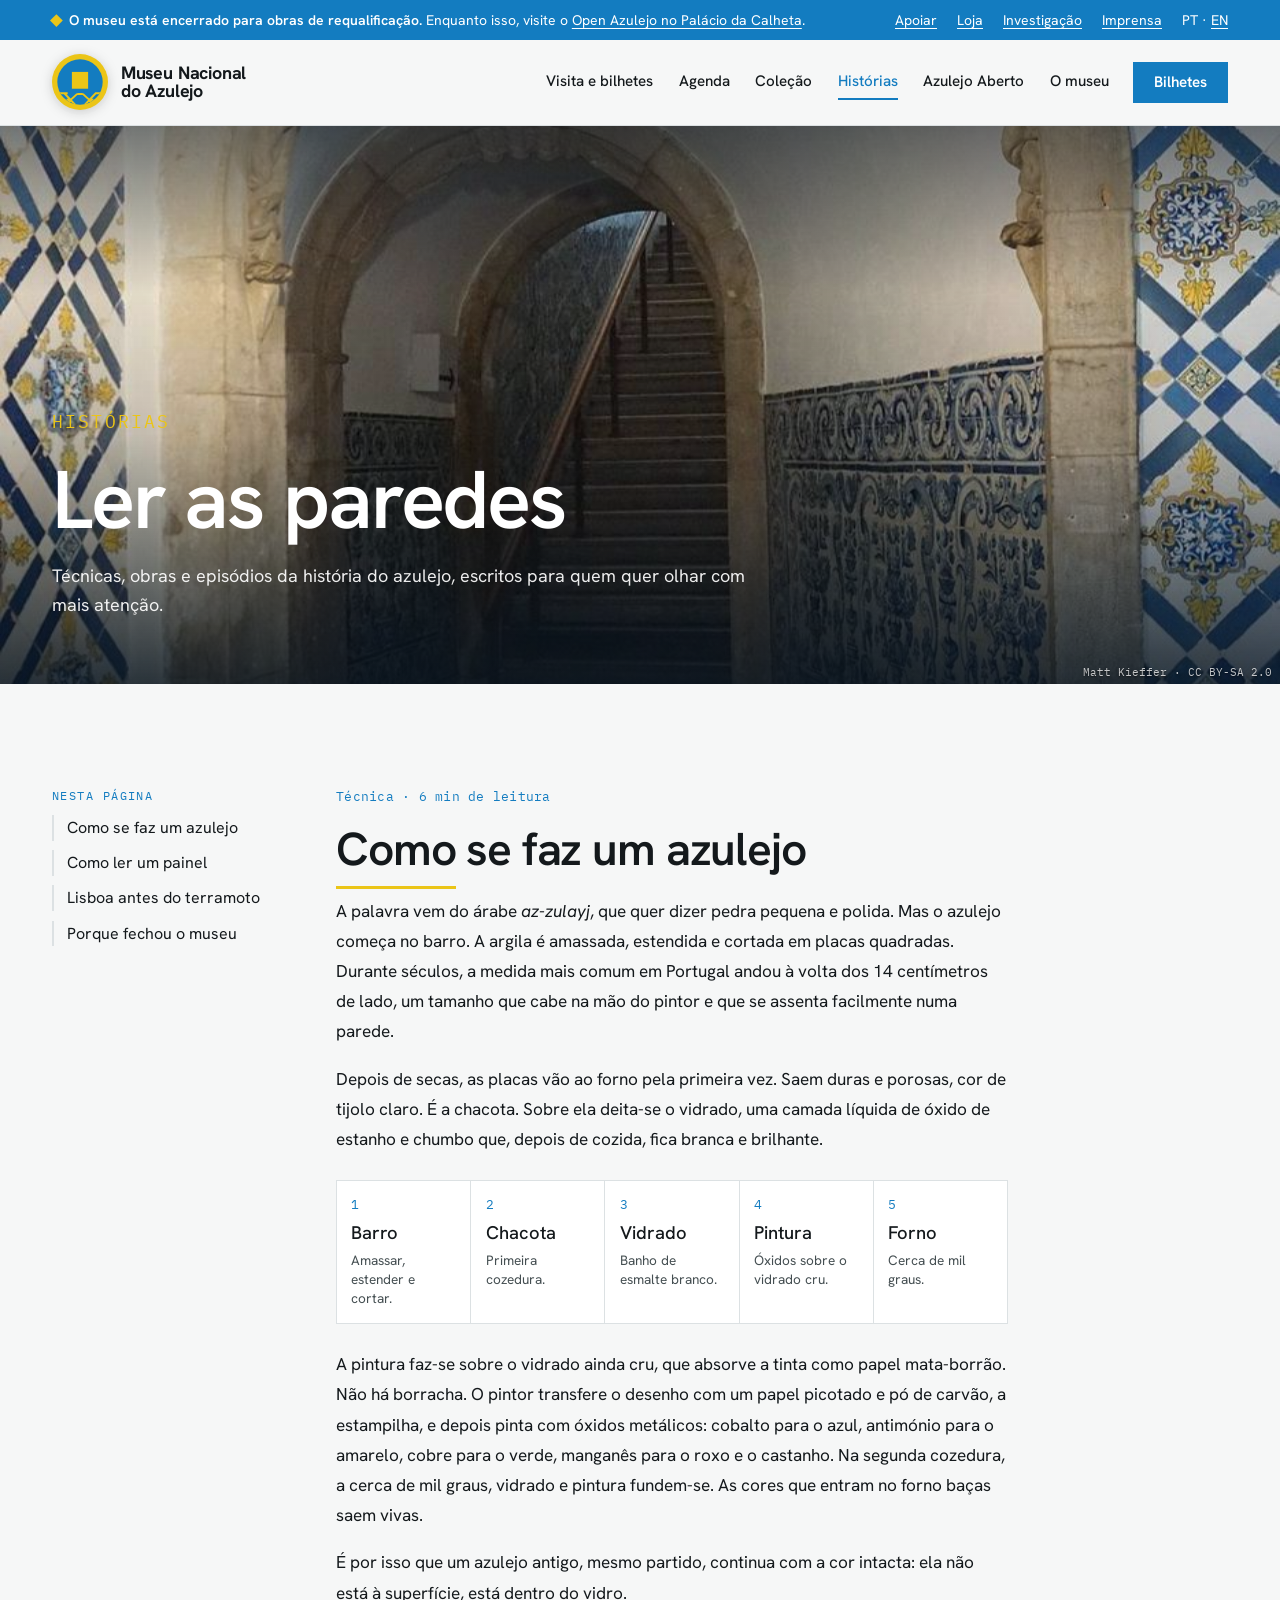
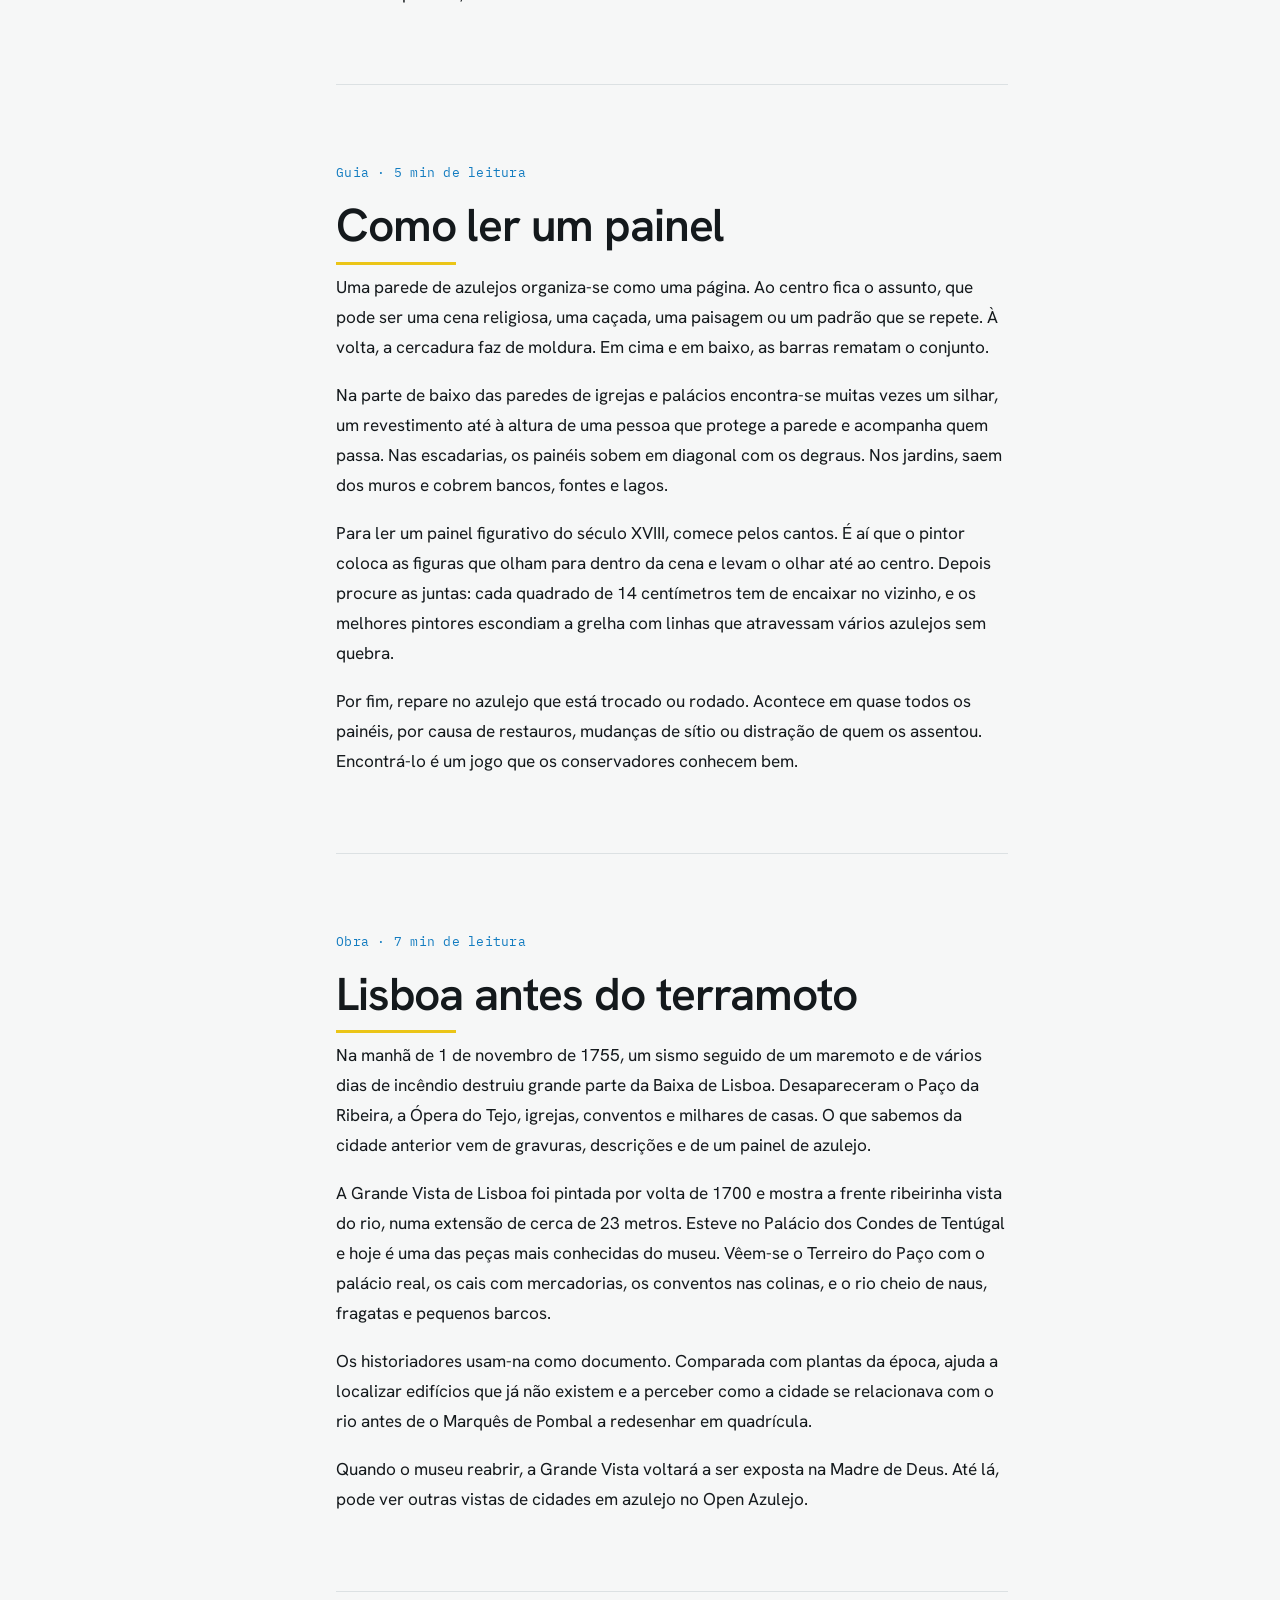
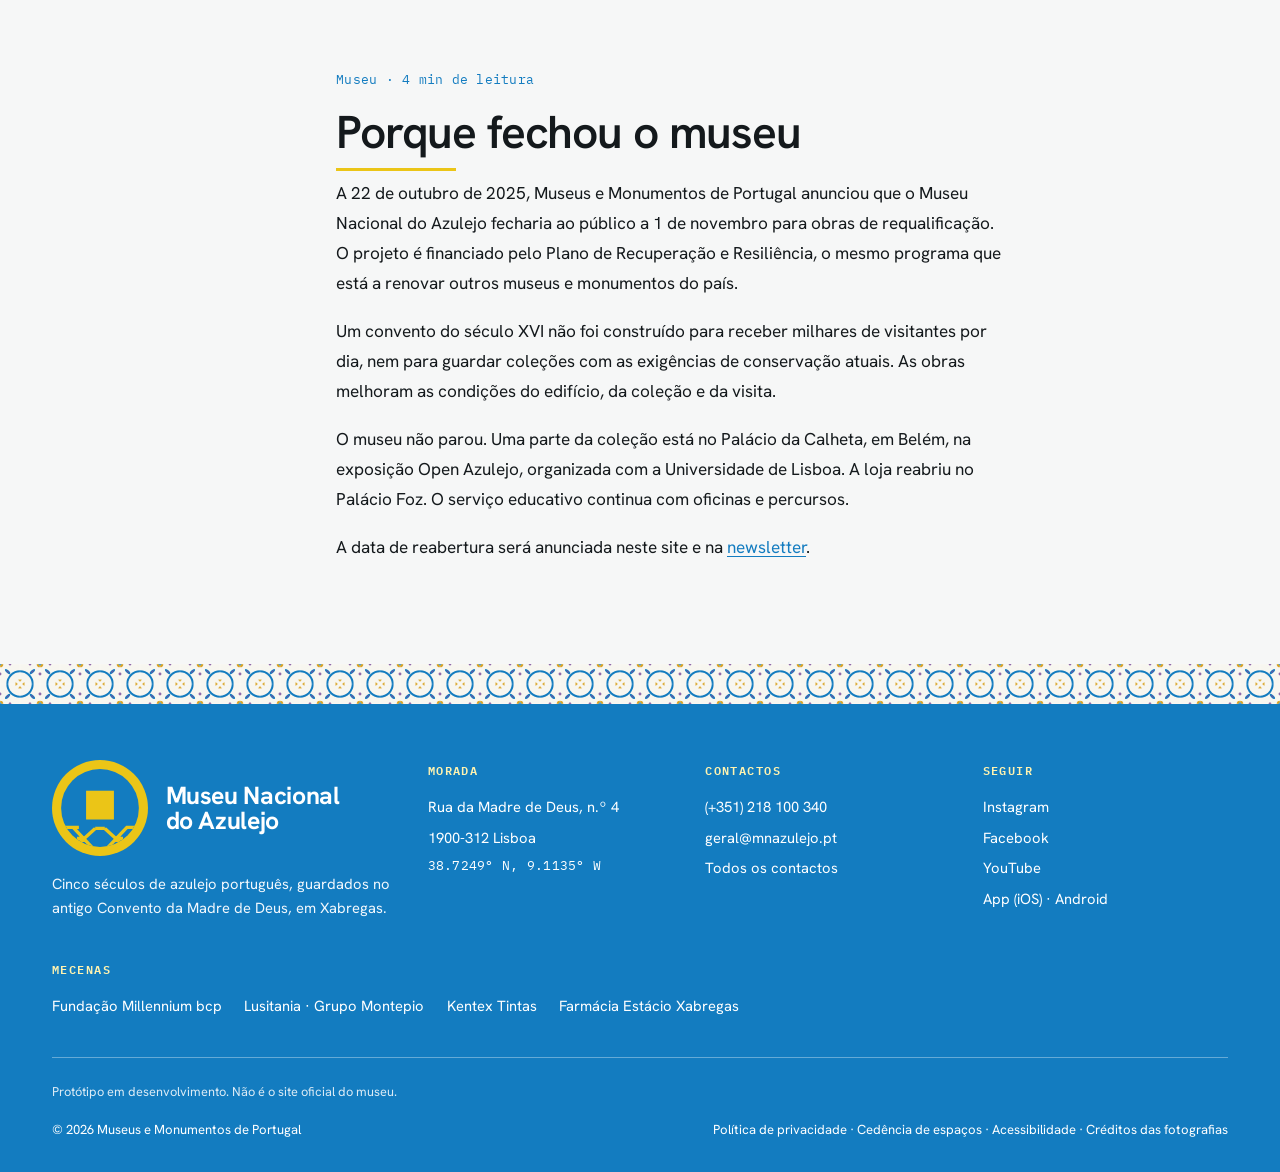
<file: historias.html>
<!doctype html>
<html lang="pt-PT">
<head>
<meta charset="utf-8">
<meta name="robots" content="noindex, nofollow">
<meta name="viewport" content="width=device-width, initial-scale=1, viewport-fit=cover">
<meta name="claude:viewport-fit-sides" content="cover">
<title>Histórias · Museu Nacional do Azulejo</title>
<meta name="description" content="Técnicas, obras e episódios da história do azulejo.">
<link rel="preconnect" href="https://fonts.googleapis.com">
<link rel="preconnect" href="https://fonts.gstatic.com" crossorigin>
<link rel="stylesheet" href="https://fonts.googleapis.com/css2?family=Bodoni+Moda:ital,opsz,wght@0,6..96,400..700;1,6..96,400..700&family=Hanken+Grotesk:wght@400;500;600&family=IBM+Plex+Mono:wght@400;500&display=swap">
<link rel="icon" href="assets/logo-mnaz.svg" type="image/svg+xml">
<link rel="stylesheet" href="assets/styles.css">
<script src="assets/main.js" defer></script>
<script src="assets/movimento.js" defer></script>
<script src="assets/fotos.js" defer></script>
<script src="assets/pecas.js" defer></script>
<script src="assets/extra.js" defer></script>
</head>
<body>
<a class="saltar" href="#conteudo">Saltar para o conteúdo</a>
<div class="estado" role="region" aria-label="Estado do museu">
  <div class="wrap">
    <p><span class="estado__ponto" aria-hidden="true"></span><strong>O museu está encerrado para obras de requalificação.</strong> Enquanto isso, visite o <a href="agenda.html#open-azulejo">Open Azulejo no Palácio da Calheta</a>.</p>
    <p class="estado__links"><a href="museu.html#apoiar">Apoiar</a><a href="visitar.html#loja">Loja</a><a href="museu.html#investigacao">Investigação</a><a href="museu.html#imprensa">Imprensa</a><span>PT · <a href="#" lang="en">EN</a></span></p>
  </div>
</div>
<header class="cabecalho">
  <div class="wrap">
    <a class="marca" href="index.html" aria-label="Museu Nacional do Azulejo, página inicial">
      <img class="marca__selo" src="assets/logo-mnaz.svg" alt="" width="56" height="56">
      <span class="marca__nome">Museu Nacional<br>do Azulejo</span>
    </a>
    <button class="nav-toggle" type="button" aria-expanded="false" aria-controls="menu">Menu</button>
    <nav class="nav" id="menu" aria-label="Principal">
      <a href="visitar.html">Visita e bilhetes</a>
      <a href="agenda.html">Agenda</a>
      <a href="colecao.html">Coleção</a>
      <a href="historias.html" aria-current="page">Histórias</a>
      <a href="azulejo-aberto.html">Azulejo Aberto</a>
      <a href="museu.html">O museu</a>
      <a class="btn" href="https://mmp.bymeoblueticket.pt/pt/event/16490/open-azulejo-jardim-botanico-tropical" target="_blank" rel="noopener">Bilhetes</a>
    </nav>
    <a class="btn" href="https://mmp.bymeoblueticket.pt/pt/event/16490/open-azulejo-jardim-botanico-tropical" target="_blank" rel="noopener">Bilhetes</a>
  </div>
</header>
<main id="conteudo">

<section class="titulo-pag titulo-pag--foto" data-foto="corredor" style="background-image:url('fotos/corredor.jpg')" data-credito="Matt Kieffer · CC BY-SA 2.0"><div class="capa__veu"></div>
  <div class="wrap">
    <div style="display:grid;gap:1.25rem">
      <p class="etiqueta">Histórias</p>
      <h1>Ler as paredes</h1>
      <p>Técnicas, obras e episódios da história do azulejo, escritos para quem quer olhar com mais atenção.</p>
    </div>
  </div>
</section>

<section class="seccao">
  <div class="wrap historias">
    <nav class="indice" aria-label="Histórias nesta página">
      <p class="etiqueta">Nesta página</p>
      <a href="#como-se-faz">Como se faz um azulejo</a>
      <a href="#ler-um-painel">Como ler um painel</a>
      <a href="#lisboa-antes-do-terramoto">Lisboa antes do terramoto</a>
      <a href="#porque-fechou">Porque fechou o museu</a>
    </nav>
    <div class="textos">
      <article class="texto" id="como-se-faz">
        <p class="mono">Técnica · 6 min de leitura</p>
        <h2>Como se faz um azulejo</h2>
        <p>A palavra vem do árabe <i>az-zulayj</i>, que quer dizer pedra pequena e polida. Mas o azulejo começa no barro. A argila é amassada, estendida e cortada em placas quadradas. Durante séculos, a medida mais comum em Portugal andou à volta dos 14 centímetros de lado, um tamanho que cabe na mão do pintor e que se assenta facilmente numa parede.</p>
        <p>Depois de secas, as placas vão ao forno pela primeira vez. Saem duras e porosas, cor de tijolo claro. É a chacota. Sobre ela deita-se o vidrado, uma camada líquida de óxido de estanho e chumbo que, depois de cozida, fica branca e brilhante.</p>
        <div class="passos">
          <div><span class="mono">1</span><b>Barro</b><p>Amassar, estender e cortar.</p></div>
          <div><span class="mono">2</span><b>Chacota</b><p>Primeira cozedura.</p></div>
          <div><span class="mono">3</span><b>Vidrado</b><p>Banho de esmalte branco.</p></div>
          <div><span class="mono">4</span><b>Pintura</b><p>Óxidos sobre o vidrado cru.</p></div>
          <div><span class="mono">5</span><b>Forno</b><p>Cerca de mil graus.</p></div>
        </div>
        <p>A pintura faz-se sobre o vidrado ainda cru, que absorve a tinta como papel mata-borrão. Não há borracha. O pintor transfere o desenho com um papel picotado e pó de carvão, a estampilha, e depois pinta com óxidos metálicos: cobalto para o azul, antimónio para o amarelo, cobre para o verde, manganês para o roxo e o castanho. Na segunda cozedura, a cerca de mil graus, vidrado e pintura fundem-se. As cores que entram no forno baças saem vivas.</p>
        <p>É por isso que um azulejo antigo, mesmo partido, continua com a cor intacta: ela não está à superfície, está dentro do vidro.</p>
      </article>

      <article class="texto" id="ler-um-painel">
        <p class="mono">Guia · 5 min de leitura</p>
        <h2>Como ler um painel</h2>
        <p>Uma parede de azulejos organiza-se como uma página. Ao centro fica o assunto, que pode ser uma cena religiosa, uma caçada, uma paisagem ou um padrão que se repete. À volta, a cercadura faz de moldura. Em cima e em baixo, as barras rematam o conjunto.</p>
        <p>Na parte de baixo das paredes de igrejas e palácios encontra-se muitas vezes um silhar, um revestimento até à altura de uma pessoa que protege a parede e acompanha quem passa. Nas escadarias, os painéis sobem em diagonal com os degraus. Nos jardins, saem dos muros e cobrem bancos, fontes e lagos.</p>
        <p>Para ler um painel figurativo do século XVIII, comece pelos cantos. É aí que o pintor coloca as figuras que olham para dentro da cena e levam o olhar até ao centro. Depois procure as juntas: cada quadrado de 14 centímetros tem de encaixar no vizinho, e os melhores pintores escondiam a grelha com linhas que atravessam vários azulejos sem quebra.</p>
        <p>Por fim, repare no azulejo que está trocado ou rodado. Acontece em quase todos os painéis, por causa de restauros, mudanças de sítio ou distração de quem os assentou. Encontrá-lo é um jogo que os conservadores conhecem bem.</p>
      </article>

      <article class="texto" id="lisboa-antes-do-terramoto">
        <p class="mono">Obra · 7 min de leitura</p>
        <h2>Lisboa antes do terramoto</h2>
        <p>Na manhã de 1 de novembro de 1755, um sismo seguido de um maremoto e de vários dias de incêndio destruiu grande parte da Baixa de Lisboa. Desapareceram o Paço da Ribeira, a Ópera do Tejo, igrejas, conventos e milhares de casas. O que sabemos da cidade anterior vem de gravuras, descrições e de um painel de azulejo.</p>
        <p>A Grande Vista de Lisboa foi pintada por volta de 1700 e mostra a frente ribeirinha vista do rio, numa extensão de cerca de 23 metros. Esteve no Palácio dos Condes de Tentúgal e hoje é uma das peças mais conhecidas do museu. Vêem-se o Terreiro do Paço com o palácio real, os cais com mercadorias, os conventos nas colinas, e o rio cheio de naus, fragatas e pequenos barcos.</p>
        <p>Os historiadores usam-na como documento. Comparada com plantas da época, ajuda a localizar edifícios que já não existem e a perceber como a cidade se relacionava com o rio antes de o Marquês de Pombal a redesenhar em quadrícula.</p>
        <p>Quando o museu reabrir, a Grande Vista voltará a ser exposta na Madre de Deus. Até lá, pode ver outras vistas de cidades em azulejo no Open Azulejo.</p>
      </article>

      <article class="texto" id="porque-fechou">
        <p class="mono">Museu · 4 min de leitura</p>
        <h2>Porque fechou o museu</h2>
        <p>A 22 de outubro de 2025, Museus e Monumentos de Portugal anunciou que o Museu Nacional do Azulejo fecharia ao público a 1 de novembro para obras de requalificação. O projeto é financiado pelo Plano de Recuperação e Resiliência, o mesmo programa que está a renovar outros museus e monumentos do país.</p>
        <p>Um convento do século XVI não foi construído para receber milhares de visitantes por dia, nem para guardar coleções com as exigências de conservação atuais. As obras melhoram as condições do edifício, da coleção e da visita.</p>
        <p>O museu não parou. Uma parte da coleção está no Palácio da Calheta, em Belém, na exposição Open Azulejo, organizada com a Universidade de Lisboa. A loja reabriu no Palácio Foz. O serviço educativo continua com oficinas e percursos.</p>
        <p>A data de reabertura será anunciada neste site e na <a href="index.html#newsletter">newsletter</a>.</p>
      </article>
    </div>
  </div>
</section>
</main>
<footer class="rodape">
  <div class="rodape__barra" data-tile="pombalino:11:40" aria-hidden="true"></div>
  <div class="wrap">
    <div class="rodape__grelha">
      <div class="rodape__marca">
        <a class="rodape__logo" href="index.html"><img src="assets/logo-mnaz.svg" alt="" width="96" height="96"><span>Museu Nacional<br>do Azulejo</span></a>
        <p>Cinco séculos de azulejo português, guardados no antigo Convento da Madre de Deus, em Xabregas.</p>
      </div>
      <div>
        <h4>Morada</h4>
        <ul>
          <li>Rua da Madre de Deus, n.º 4</li>
          <li>1900-312 Lisboa</li>
          <li class="mono">38.7249° N, 9.1135° W</li>
        </ul>
      </div>
      <div>
        <h4>Contactos</h4>
        <ul>
          <li>(+351) 218 100 340</li>
          <li>geral@mnazulejo.pt</li>
          <li><a href="visitar.html#contactos">Todos os contactos</a></li>
        </ul>
      </div>
      <div>
        <h4>Seguir</h4>
        <ul>
          <li><a href="https://www.instagram.com/museunazulejo/" target="_blank" rel="noopener">Instagram</a></li>
          <li><a href="https://www.facebook.com/museunazulejo/" target="_blank" rel="noopener">Facebook</a></li>
          <li><a href="https://www.youtube.com/@museunacionaldoazulejo4737" target="_blank" rel="noopener">YouTube</a></li>
          <li><a href="https://apps.apple.com/pt/app/museu-do-azulejo/id1151355810" target="_blank" rel="noopener">App (iOS)</a> · <a href="https://play.google.com/store/apps/details?id=com.realizasom.mnazcv&amp;hl=pt_PT" target="_blank" rel="noopener">Android</a></li>
        </ul>
      </div>
    </div>
    <div>
      <h4>Mecenas</h4>
      <p class="mecenas"><span>Fundação Millennium bcp</span><span>Lusitania · Grupo Montepio</span><span>Kentex Tintas</span><span>Farmácia Estácio Xabregas</span></p>
    </div>
    <div class="rodape__fim">
      <p class="proto-aviso">Protótipo em desenvolvimento. Não é o site oficial do museu.</p>
      <p>© 2026 <a href="https://www.museusemonumentos.pt" target="_blank" rel="noopener">Museus e Monumentos de Portugal</a></p>
      <p><a href="https://www.museusemonumentos.pt/pt/pagina/politica-de-privacidade" target="_blank" rel="noopener">Política de privacidade</a> · <a href="https://www.museusemonumentos.pt/pt/pagina/cedencia-de-espacos" target="_blank" rel="noopener">Cedência de espaços</a> · <a href="visitar.html#acessibilidade">Acessibilidade</a> · <a href="creditos.html">Créditos das fotografias</a></p>
    </div>
  </div>
</footer>
</body>
</html>
</file>
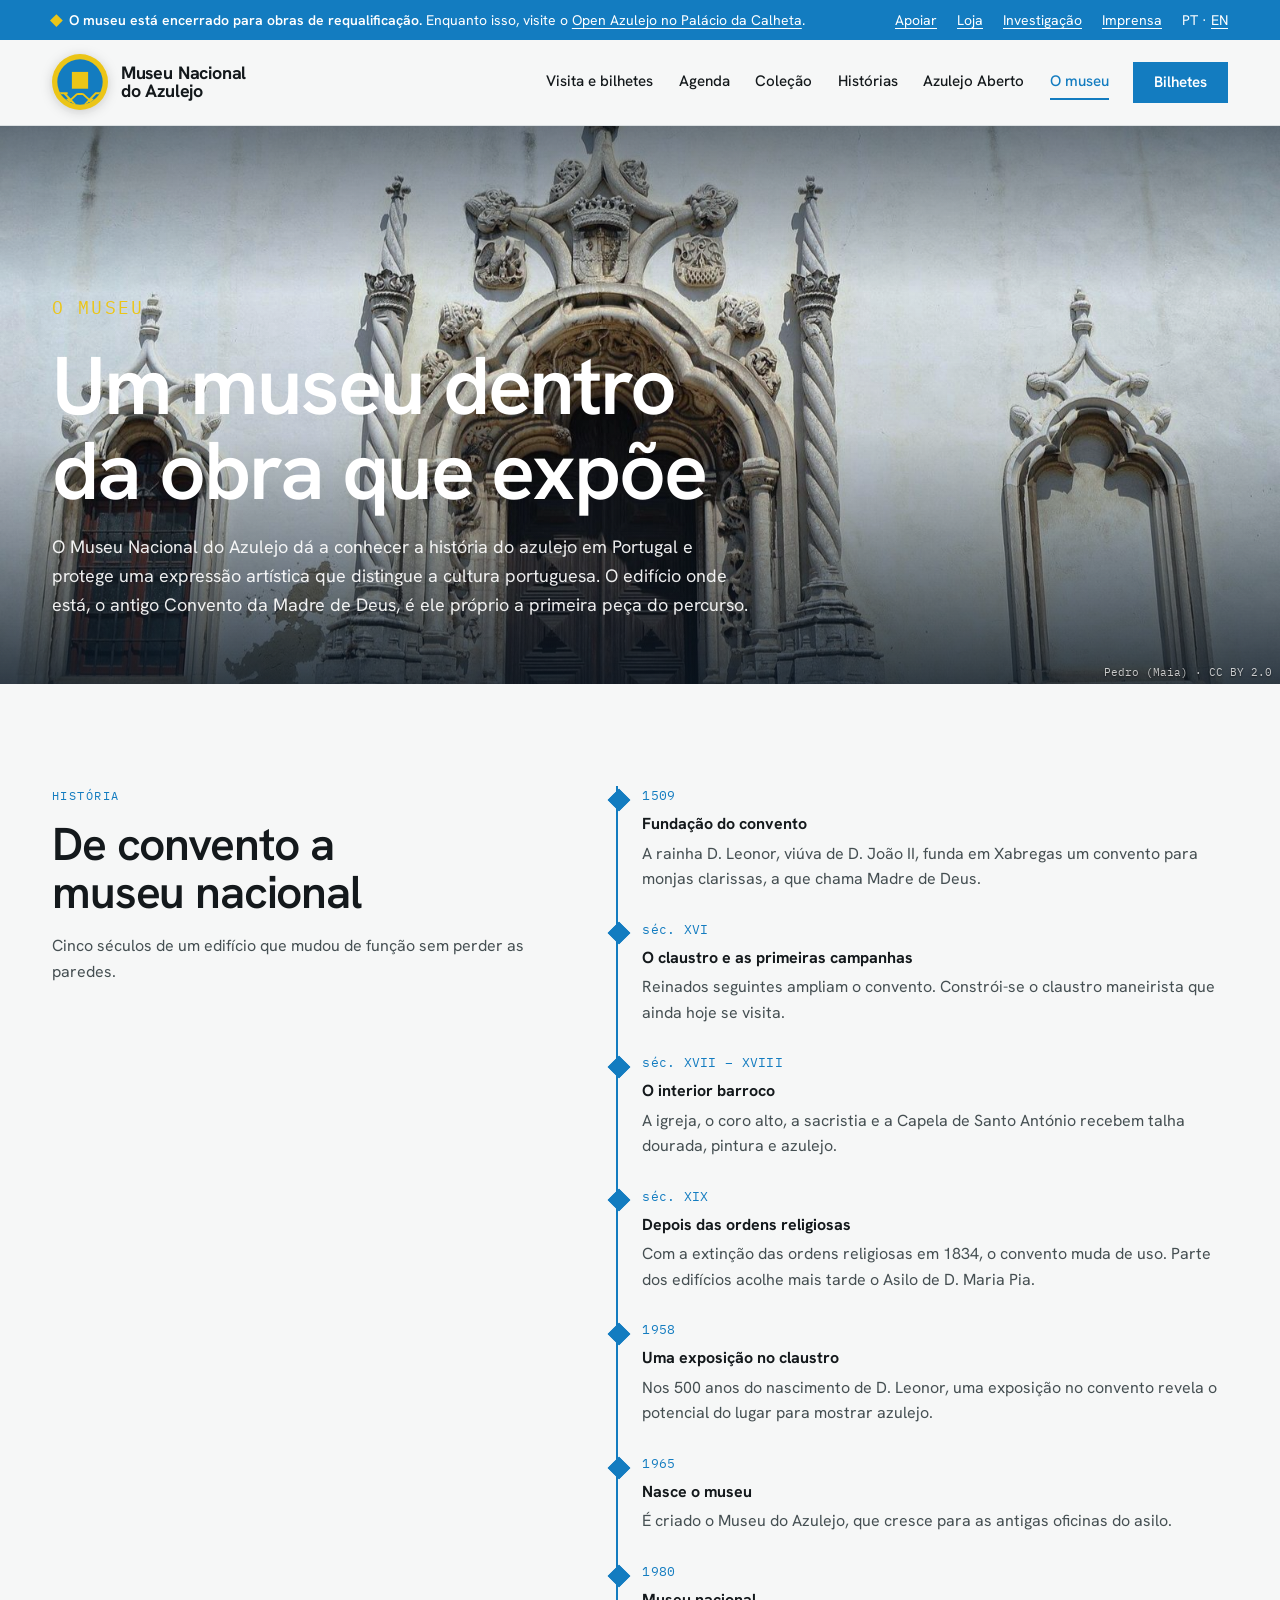
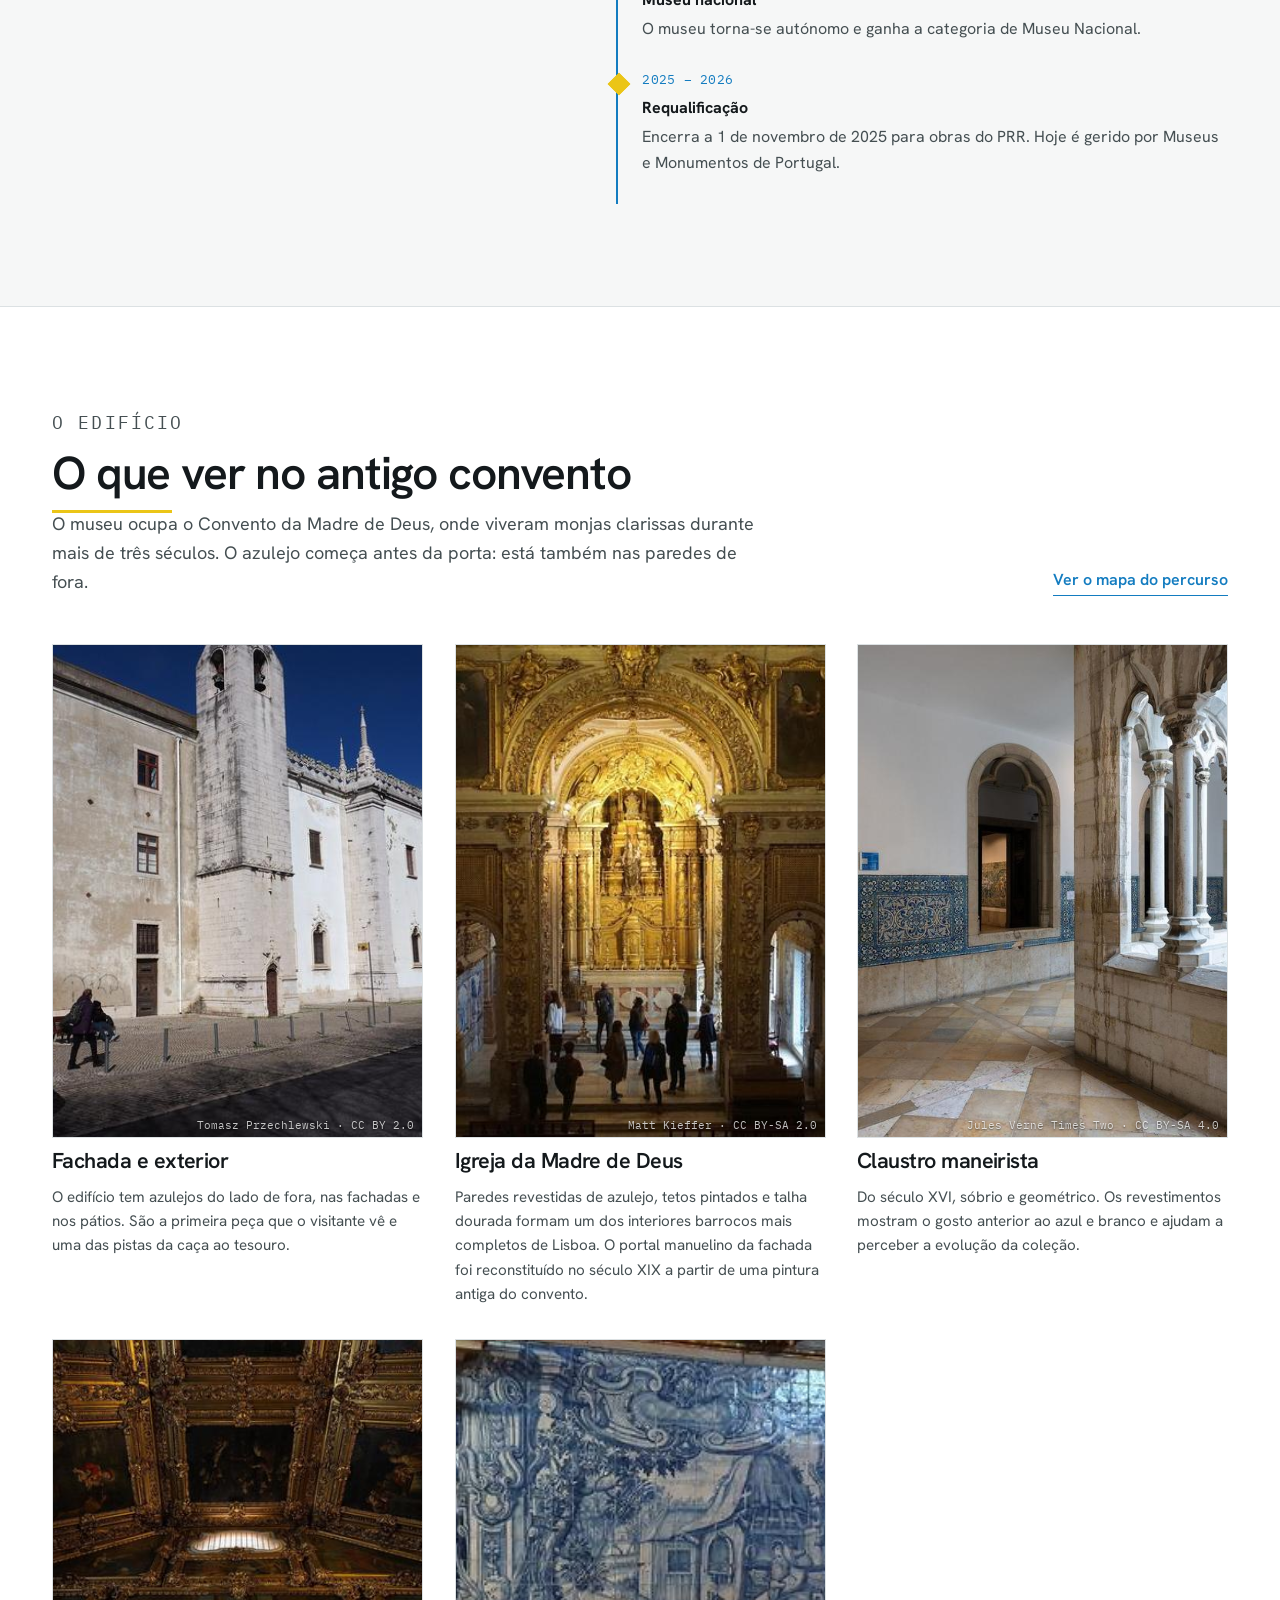
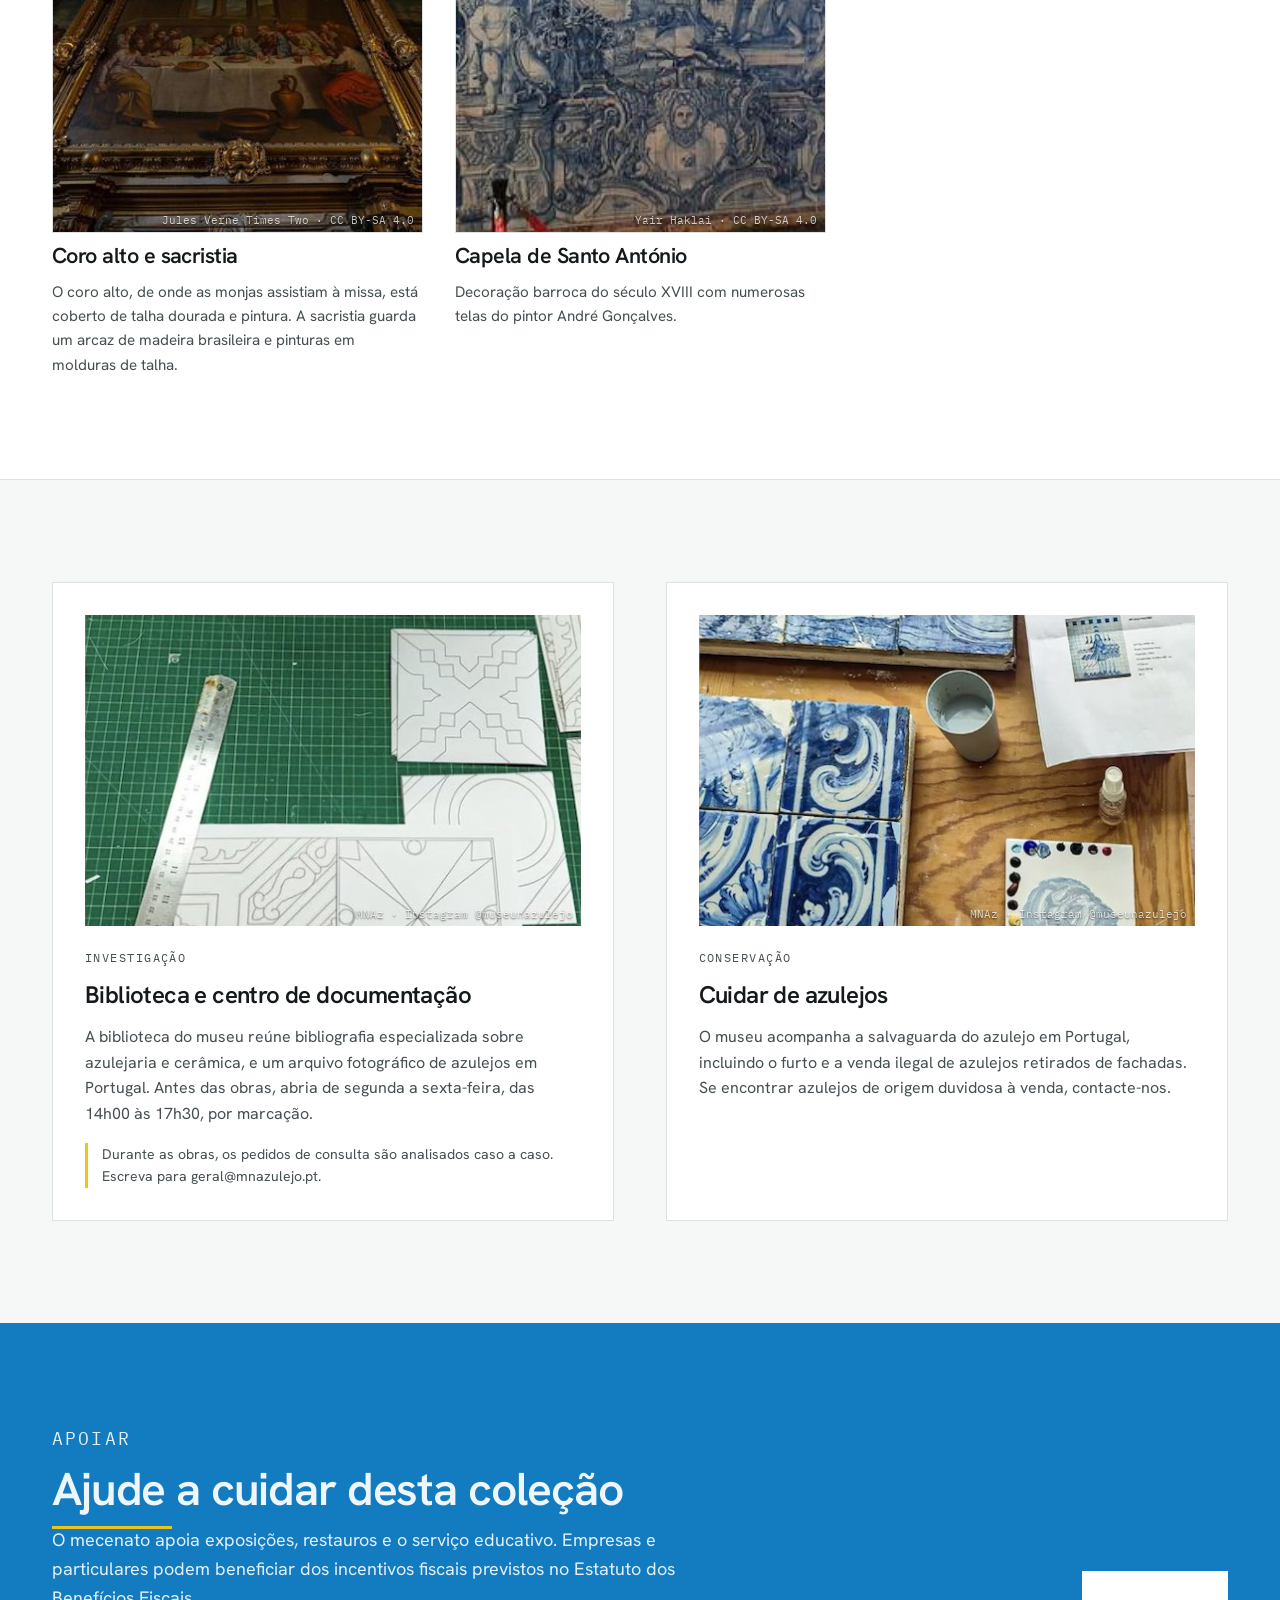
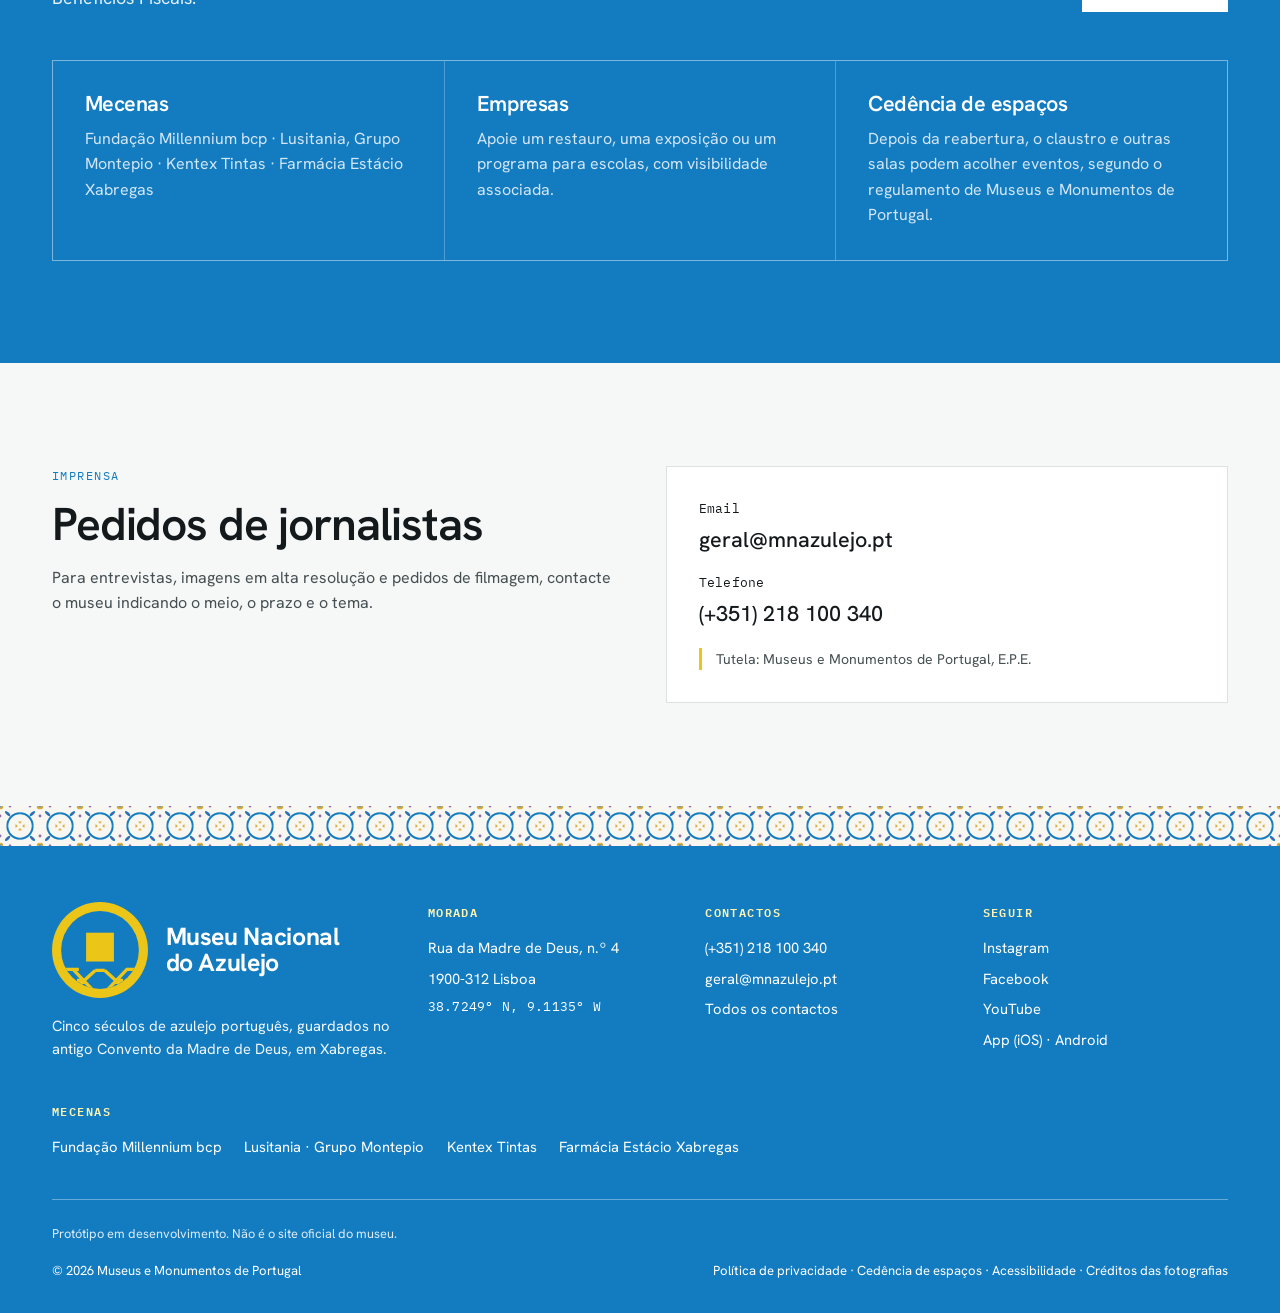
<file: museu.html>
<!doctype html>
<html lang="pt-PT">
<head>
<meta charset="utf-8">
<meta name="robots" content="noindex, nofollow">
<meta name="viewport" content="width=device-width, initial-scale=1, viewport-fit=cover">
<meta name="claude:viewport-fit-sides" content="cover">
<title>O museu · Museu Nacional do Azulejo</title>
<meta name="description" content="História, edifício, investigação, apoio e imprensa.">
<link rel="preconnect" href="https://fonts.googleapis.com">
<link rel="preconnect" href="https://fonts.gstatic.com" crossorigin>
<link rel="stylesheet" href="https://fonts.googleapis.com/css2?family=Bodoni+Moda:ital,opsz,wght@0,6..96,400..700;1,6..96,400..700&family=Hanken+Grotesk:wght@400;500;600&family=IBM+Plex+Mono:wght@400;500&display=swap">
<link rel="icon" href="assets/logo-mnaz.svg" type="image/svg+xml">
<link rel="stylesheet" href="assets/styles.css">
<script src="assets/main.js" defer></script>
<script src="assets/movimento.js" defer></script>
<script src="assets/fotos.js" defer></script>
<script src="assets/pecas.js" defer></script>
<script src="assets/extra.js" defer></script>
</head>
<body>
<a class="saltar" href="#conteudo">Saltar para o conteúdo</a>
<div class="estado" role="region" aria-label="Estado do museu">
  <div class="wrap">
    <p><span class="estado__ponto" aria-hidden="true"></span><strong>O museu está encerrado para obras de requalificação.</strong> Enquanto isso, visite o <a href="agenda.html#open-azulejo">Open Azulejo no Palácio da Calheta</a>.</p>
    <p class="estado__links"><a href="museu.html#apoiar">Apoiar</a><a href="visitar.html#loja">Loja</a><a href="museu.html#investigacao">Investigação</a><a href="museu.html#imprensa">Imprensa</a><span>PT · <a href="#" lang="en">EN</a></span></p>
  </div>
</div>
<header class="cabecalho">
  <div class="wrap">
    <a class="marca" href="index.html" aria-label="Museu Nacional do Azulejo, página inicial">
      <img class="marca__selo" src="assets/logo-mnaz.svg" alt="" width="56" height="56">
      <span class="marca__nome">Museu Nacional<br>do Azulejo</span>
    </a>
    <button class="nav-toggle" type="button" aria-expanded="false" aria-controls="menu">Menu</button>
    <nav class="nav" id="menu" aria-label="Principal">
      <a href="visitar.html">Visita e bilhetes</a>
      <a href="agenda.html">Agenda</a>
      <a href="colecao.html">Coleção</a>
      <a href="historias.html">Histórias</a>
      <a href="azulejo-aberto.html">Azulejo Aberto</a>
      <a href="museu.html" aria-current="page">O museu</a>
      <a class="btn" href="https://mmp.bymeoblueticket.pt/pt/event/16490/open-azulejo-jardim-botanico-tropical" target="_blank" rel="noopener">Bilhetes</a>
    </nav>
    <a class="btn" href="https://mmp.bymeoblueticket.pt/pt/event/16490/open-azulejo-jardim-botanico-tropical" target="_blank" rel="noopener">Bilhetes</a>
  </div>
</header>
<main id="conteudo">

<section class="titulo-pag titulo-pag--foto" data-foto="portal" style="background-image:url('fotos/portal.jpg')" data-credito="Pedro (Maia) · CC BY 2.0"><div class="capa__veu"></div>
  <div class="wrap">
    <div style="display:grid;gap:1.25rem">
      <p class="etiqueta">O museu</p>
      <h1>Um museu dentro da obra que expõe</h1>
      <p>O Museu Nacional do Azulejo dá a conhecer a história do azulejo em Portugal e protege uma expressão artística que distingue a cultura portuguesa. O edifício onde está, o antigo Convento da Madre de Deus, é ele próprio a primeira peça do percurso.</p>
    </div>
  </div>
</section>

<section class="seccao">
  <div class="wrap obras">
    <div style="display:grid;gap:1rem;align-content:start">
      <p class="etiqueta">História</p>
      <h2>De convento a museu nacional</h2>
      <p style="color:var(--tinta-2)">Cinco séculos de um edifício que mudou de função sem perder as paredes.</p>
    </div>
    <ol class="linha">
      <li class="feito"><span class="mono">1509</span><strong>Fundação do convento</strong><p>A rainha D. Leonor, viúva de D. João II, funda em Xabregas um convento para monjas clarissas, a que chama Madre de Deus.</p></li>
      <li class="feito"><span class="mono">séc. XVI</span><strong>O claustro e as primeiras campanhas</strong><p>Reinados seguintes ampliam o convento. Constrói-se o claustro maneirista que ainda hoje se visita.</p></li>
      <li class="feito"><span class="mono">séc. XVII – XVIII</span><strong>O interior barroco</strong><p>A igreja, o coro alto, a sacristia e a Capela de Santo António recebem talha dourada, pintura e azulejo.</p></li>
      <li class="feito"><span class="mono">séc. XIX</span><strong>Depois das ordens religiosas</strong><p>Com a extinção das ordens religiosas em 1834, o convento muda de uso. Parte dos edifícios acolhe mais tarde o Asilo de D. Maria Pia.</p></li>
      <li class="feito"><span class="mono">1958</span><strong>Uma exposição no claustro</strong><p>Nos 500 anos do nascimento de D. Leonor, uma exposição no convento revela o potencial do lugar para mostrar azulejo.</p></li>
      <li class="feito"><span class="mono">1965</span><strong>Nasce o museu</strong><p>É criado o Museu do Azulejo, que cresce para as antigas oficinas do asilo.</p></li>
      <li class="feito"><span class="mono">1980</span><strong>Museu nacional</strong><p>O museu torna-se autónomo e ganha a categoria de Museu Nacional.</p></li>
      <li class="agora"><span class="mono">2025 – 2026</span><strong>Requalificação</strong><p>Encerra a 1 de novembro de 2025 para obras do PRR. Hoje é gerido por Museus e Monumentos de Portugal.</p></li>
    </ol>
  </div>
</section>

<section class="seccao seccao--branca" id="edificio">
  <div class="wrap">
    <div class="cabeca"><div><p class="etiqueta">O edifício</p><h2>O que ver no antigo convento</h2><p>O museu ocupa o Convento da Madre de Deus, onde viveram monjas clarissas durante mais de três séculos. O azulejo começa antes da porta: está também nas paredes de fora.</p></div><a class="mais" href="percurso.html">Ver o mapa do percurso</a></div>
    <div class="edificio edificio--3">
      <article class="lugar"><div class="lugar__img" data-foto="exterior" style="background-image:url('fotos/exterior-640.jpg')" data-credito="Tomasz Przechlewski · CC BY 2.0"></div><h3>Fachada e exterior</h3><p>O edifício tem azulejos do lado de fora, nas fachadas e nos pátios. São a primeira peça que o visitante vê e uma das pistas da caça ao tesouro.</p></article>
      <article class="lugar"><div class="lugar__img" data-foto="igreja-nave" style="background-image:url('fotos/igreja-nave-640.jpg')" data-credito="Matt Kieffer · CC BY-SA 2.0"></div><h3>Igreja da Madre de Deus</h3><p>Paredes revestidas de azulejo, tetos pintados e talha dourada formam um dos interiores barrocos mais completos de Lisboa. O portal manuelino da fachada foi reconstituído no século XIX a partir de uma pintura antiga do convento.</p></article>
      <article class="lugar"><div class="lugar__img" data-foto="claustrim" style="background-image:url('fotos/claustrim-640.jpg')" data-credito="Jules Verne Times Two · CC BY-SA 4.0"></div><h3>Claustro maneirista</h3><p>Do século XVI, sóbrio e geométrico. Os revestimentos mostram o gosto anterior ao azul e branco e ajudam a perceber a evolução da coleção.</p></article>
      <article class="lugar"><div class="lugar__img" data-foto="coro-alto" style="background-image:url('fotos/coro-alto-640.jpg')" data-credito="Jules Verne Times Two · CC BY-SA 4.0"></div><h3>Coro alto e sacristia</h3><p>O coro alto, de onde as monjas assistiam à missa, está coberto de talha dourada e pintura. A sacristia guarda um arcaz de madeira brasileira e pinturas em molduras de talha.</p></article>
      <article class="lugar"><div class="lugar__img" data-foto="capela-azulejos-2" style="background-image:url('fotos/capela-azulejos-2-640.jpg')" data-credito="Yair Haklai · CC BY-SA 4.0"></div><h3>Capela de Santo António</h3><p>Decoração barroca do século XVIII com numerosas telas do pintor André Gonçalves.</p></article>
    </div>
  </div>
</section>

<section class="seccao" id="investigacao">
  <div class="wrap duas">
    <div class="cartao"><div class="cartao__img" data-foto="ig-desenho-padroes" style="background-image:url('fotos/ig-desenho-padroes.jpg')" data-credito="MNAz · Instagram @museunazulejo"></div><p class="etiqueta">Investigação</p><h3>Biblioteca e centro de documentação</h3><p>A biblioteca do museu reúne bibliografia especializada sobre azulejaria e cerâmica, e um arquivo fotográfico de azulejos em Portugal. Antes das obras, abria de segunda a sexta-feira, das 14h00 às 17h30, por marcação.</p><p class="nota">Durante as obras, os pedidos de consulta são analisados caso a caso. Escreva para geral@mnazulejo.pt.</p></div>
    <div class="cartao"><div class="cartao__img" data-foto="ig-restauro" style="background-image:url('fotos/ig-restauro.jpg')" data-credito="MNAz · Instagram @museunazulejo"></div><p class="etiqueta">Conservação</p><h3>Cuidar de azulejos</h3><p>O museu acompanha a salvaguarda do azulejo em Portugal, incluindo o furto e a venda ilegal de azulejos retirados de fachadas. Se encontrar azulejos de origem duvidosa à venda, contacte-nos.</p></div>
  </div>
</section>

<section class="seccao seccao--azul" id="apoiar">
  <div class="wrap">
    <div class="cabeca"><div><p class="etiqueta">Apoiar</p><h2>Ajude a cuidar desta coleção</h2><p>O mecenato apoia exposições, restauros e o serviço educativo. Empresas e particulares podem beneficiar dos incentivos fiscais previstos no Estatuto dos Benefícios Fiscais.</p></div><a class="btn btn--claro" href="visitar.html#contactos">Falar connosco</a></div>
    <div class="faixa" style="background:rgba(255,255,255,.25);border-color:rgba(255,255,255,.25)">
      <div style="background:var(--cobalto)"><h3 style="color:#fff">Mecenas</h3><p style="color:#d3e6f5">Fundação Millennium bcp · Lusitania, Grupo Montepio · Kentex Tintas · Farmácia Estácio Xabregas</p></div>
      <div style="background:var(--cobalto)"><h3 style="color:#fff">Empresas</h3><p style="color:#d3e6f5">Apoie um restauro, uma exposição ou um programa para escolas, com visibilidade associada.</p></div>
      <div style="background:var(--cobalto)"><h3 style="color:#fff">Cedência de espaços</h3><p style="color:#d3e6f5">Depois da reabertura, o claustro e outras salas podem acolher eventos, segundo o regulamento de Museus e Monumentos de Portugal.</p></div>
    </div>
  </div>
</section>

<section class="seccao" id="imprensa">
  <div class="wrap duas">
    <div style="display:grid;gap:1rem;align-content:start"><p class="etiqueta">Imprensa</p><h2>Pedidos de jornalistas</h2><p style="color:var(--tinta-2)">Para entrevistas, imagens em alta resolução e pedidos de filmagem, contacte o museu indicando o meio, o prazo e o tema.</p></div>
    <div class="cartao"><div class="contacto"><span class="mono">Email</span><b>geral@mnazulejo.pt</b></div><div class="contacto"><span class="mono">Telefone</span><b>(+351) 218 100 340</b></div><p class="nota">Tutela: Museus e Monumentos de Portugal, E.P.E.</p></div>
  </div>
</section>
</main>
<footer class="rodape">
  <div class="rodape__barra" data-tile="pombalino:11:40" aria-hidden="true"></div>
  <div class="wrap">
    <div class="rodape__grelha">
      <div class="rodape__marca">
        <a class="rodape__logo" href="index.html"><img src="assets/logo-mnaz.svg" alt="" width="96" height="96"><span>Museu Nacional<br>do Azulejo</span></a>
        <p>Cinco séculos de azulejo português, guardados no antigo Convento da Madre de Deus, em Xabregas.</p>
      </div>
      <div>
        <h4>Morada</h4>
        <ul>
          <li>Rua da Madre de Deus, n.º 4</li>
          <li>1900-312 Lisboa</li>
          <li class="mono">38.7249° N, 9.1135° W</li>
        </ul>
      </div>
      <div>
        <h4>Contactos</h4>
        <ul>
          <li>(+351) 218 100 340</li>
          <li>geral@mnazulejo.pt</li>
          <li><a href="visitar.html#contactos">Todos os contactos</a></li>
        </ul>
      </div>
      <div>
        <h4>Seguir</h4>
        <ul>
          <li><a href="https://www.instagram.com/museunazulejo/" target="_blank" rel="noopener">Instagram</a></li>
          <li><a href="https://www.facebook.com/museunazulejo/" target="_blank" rel="noopener">Facebook</a></li>
          <li><a href="https://www.youtube.com/@museunacionaldoazulejo4737" target="_blank" rel="noopener">YouTube</a></li>
          <li><a href="https://apps.apple.com/pt/app/museu-do-azulejo/id1151355810" target="_blank" rel="noopener">App (iOS)</a> · <a href="https://play.google.com/store/apps/details?id=com.realizasom.mnazcv&amp;hl=pt_PT" target="_blank" rel="noopener">Android</a></li>
        </ul>
      </div>
    </div>
    <div>
      <h4>Mecenas</h4>
      <p class="mecenas"><span>Fundação Millennium bcp</span><span>Lusitania · Grupo Montepio</span><span>Kentex Tintas</span><span>Farmácia Estácio Xabregas</span></p>
    </div>
    <div class="rodape__fim">
      <p class="proto-aviso">Protótipo em desenvolvimento. Não é o site oficial do museu.</p>
      <p>© 2026 <a href="https://www.museusemonumentos.pt" target="_blank" rel="noopener">Museus e Monumentos de Portugal</a></p>
      <p><a href="https://www.museusemonumentos.pt/pt/pagina/politica-de-privacidade" target="_blank" rel="noopener">Política de privacidade</a> · <a href="https://www.museusemonumentos.pt/pt/pagina/cedencia-de-espacos" target="_blank" rel="noopener">Cedência de espaços</a> · <a href="visitar.html#acessibilidade">Acessibilidade</a> · <a href="creditos.html">Créditos das fotografias</a></p>
    </div>
  </div>
</footer>
</body>
</html>
</file>
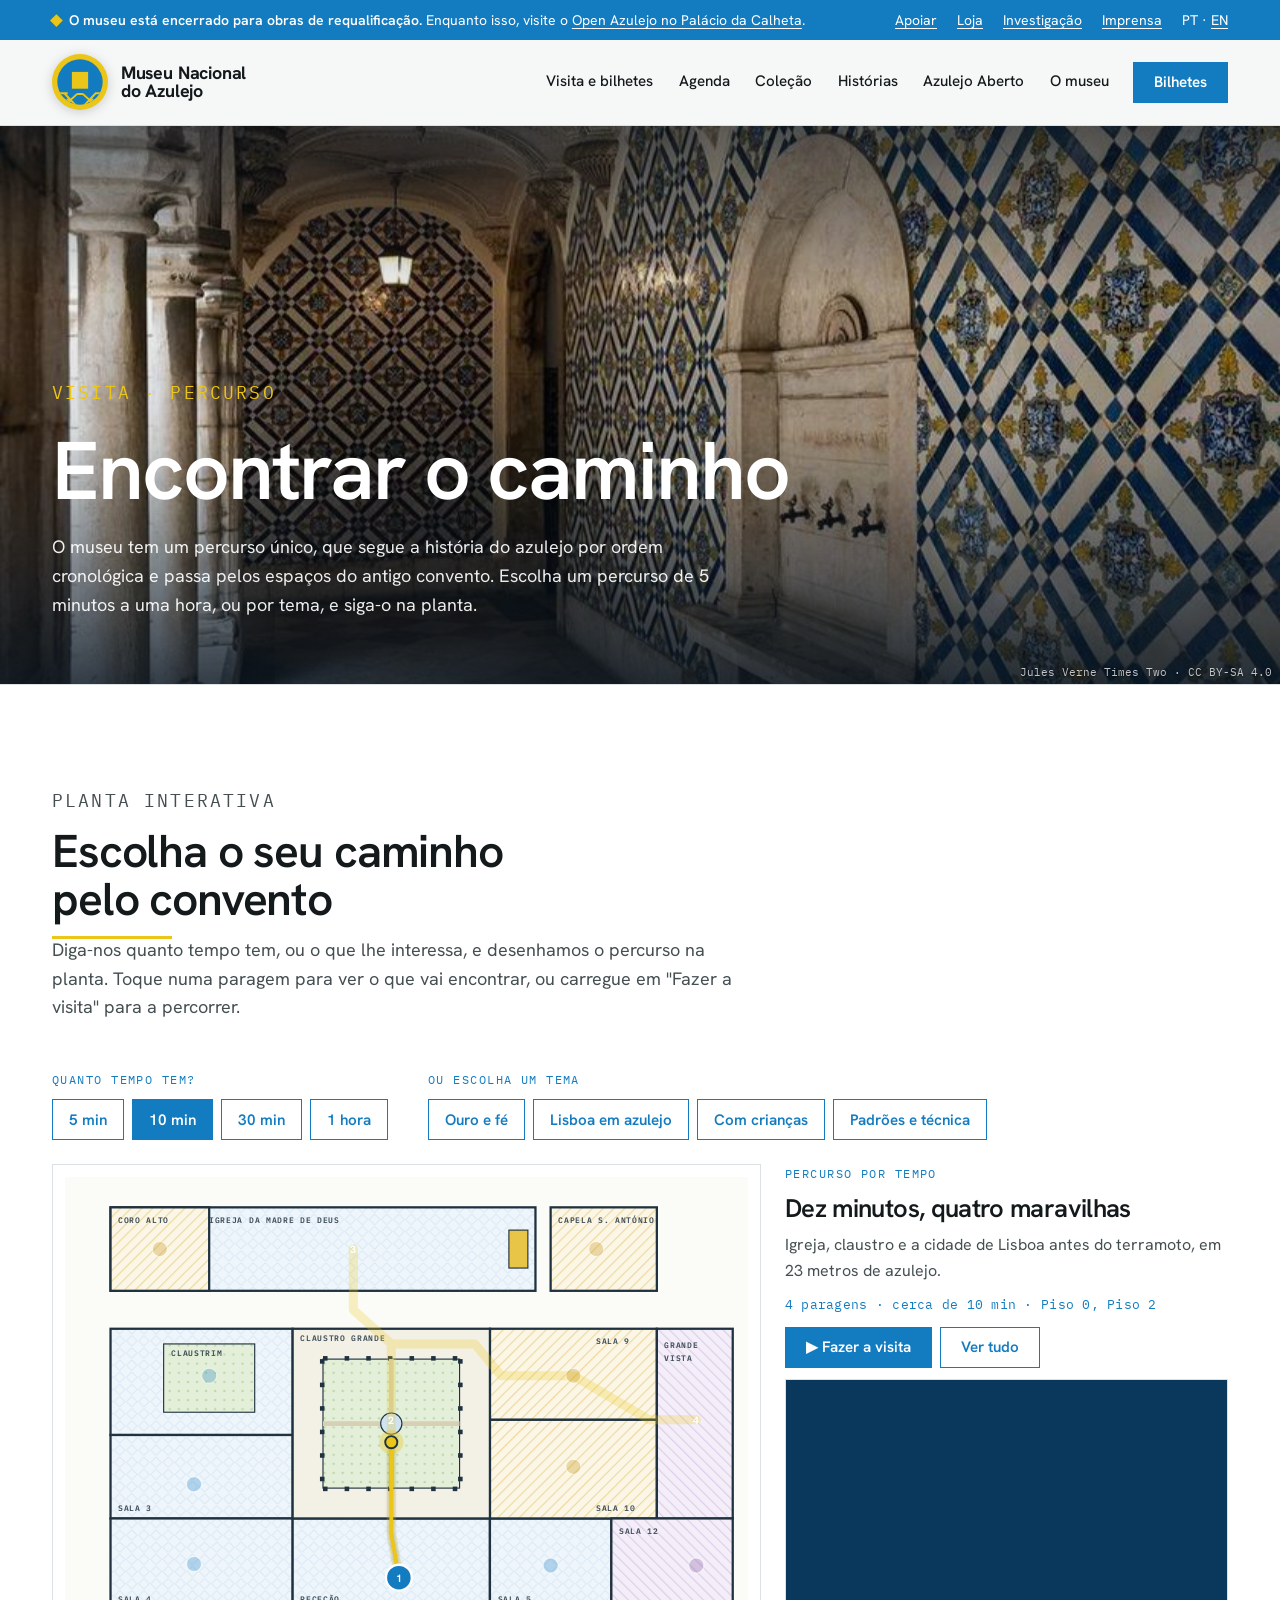
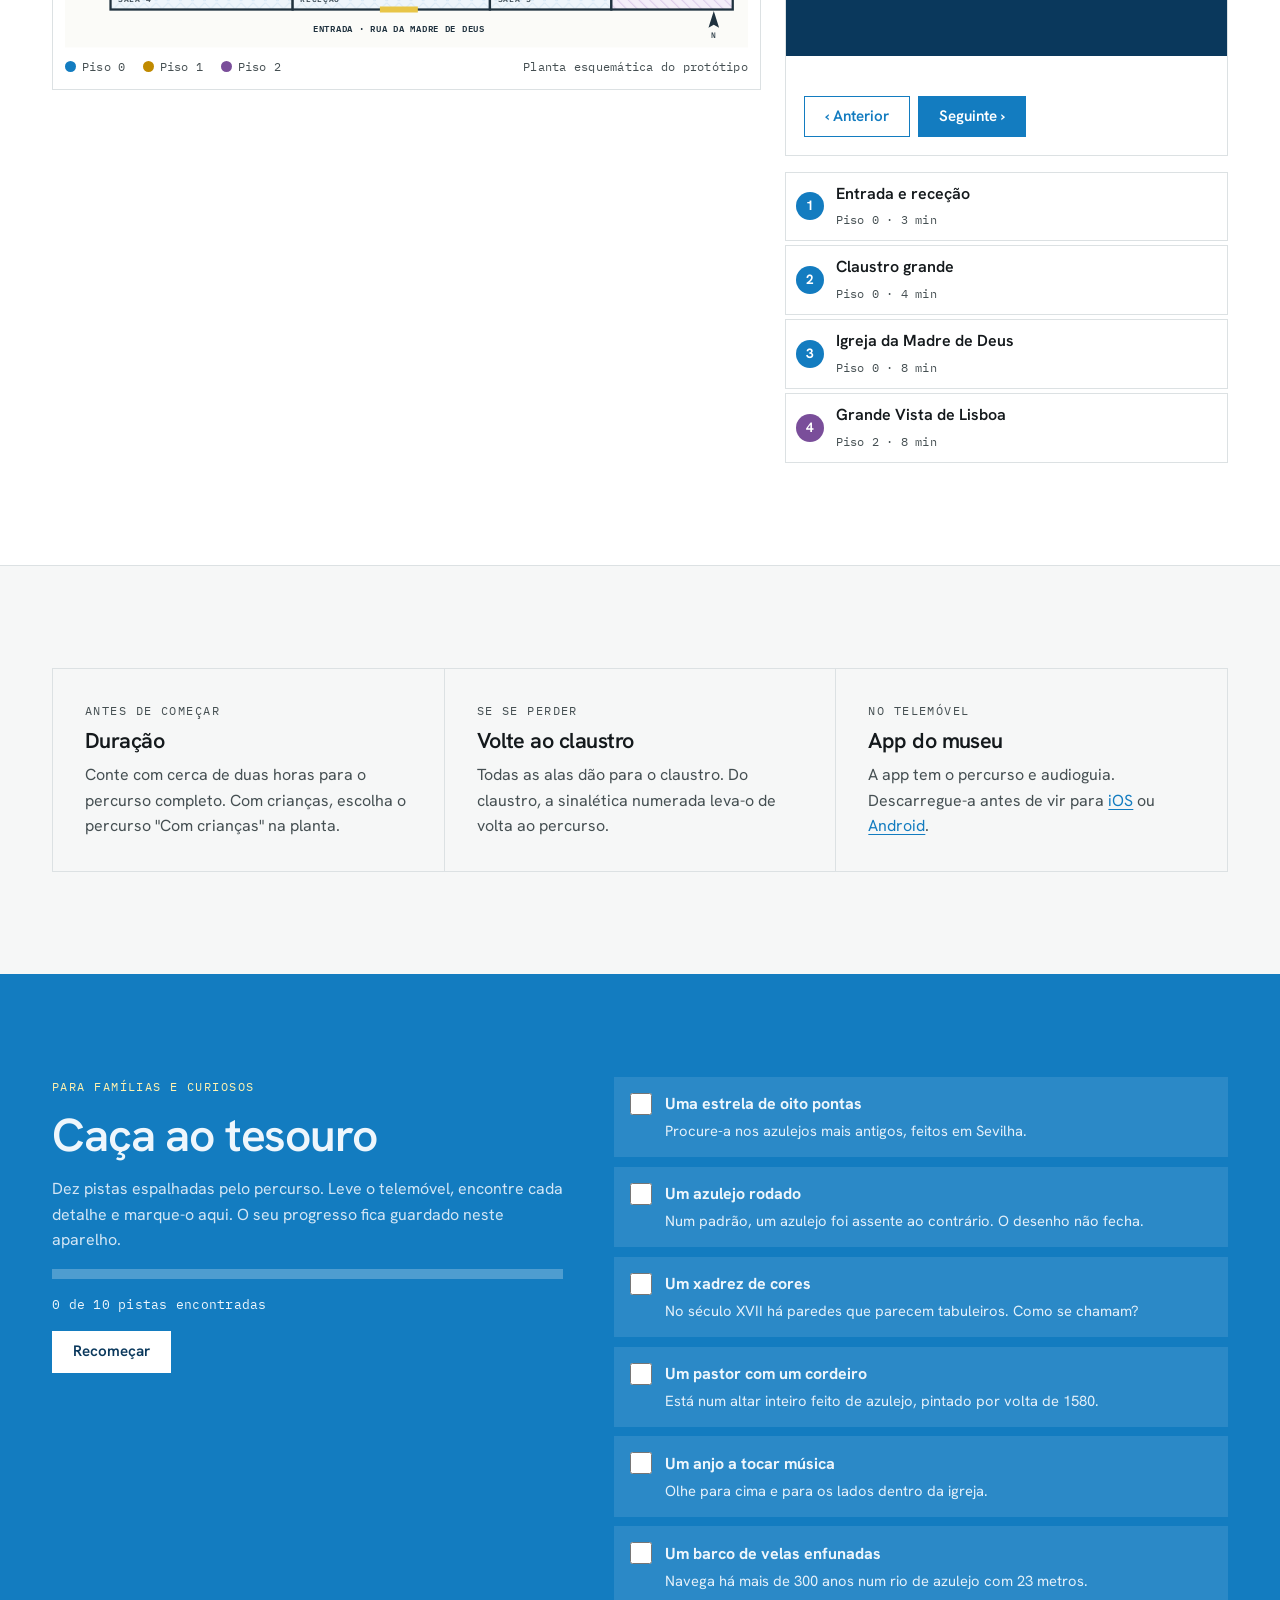
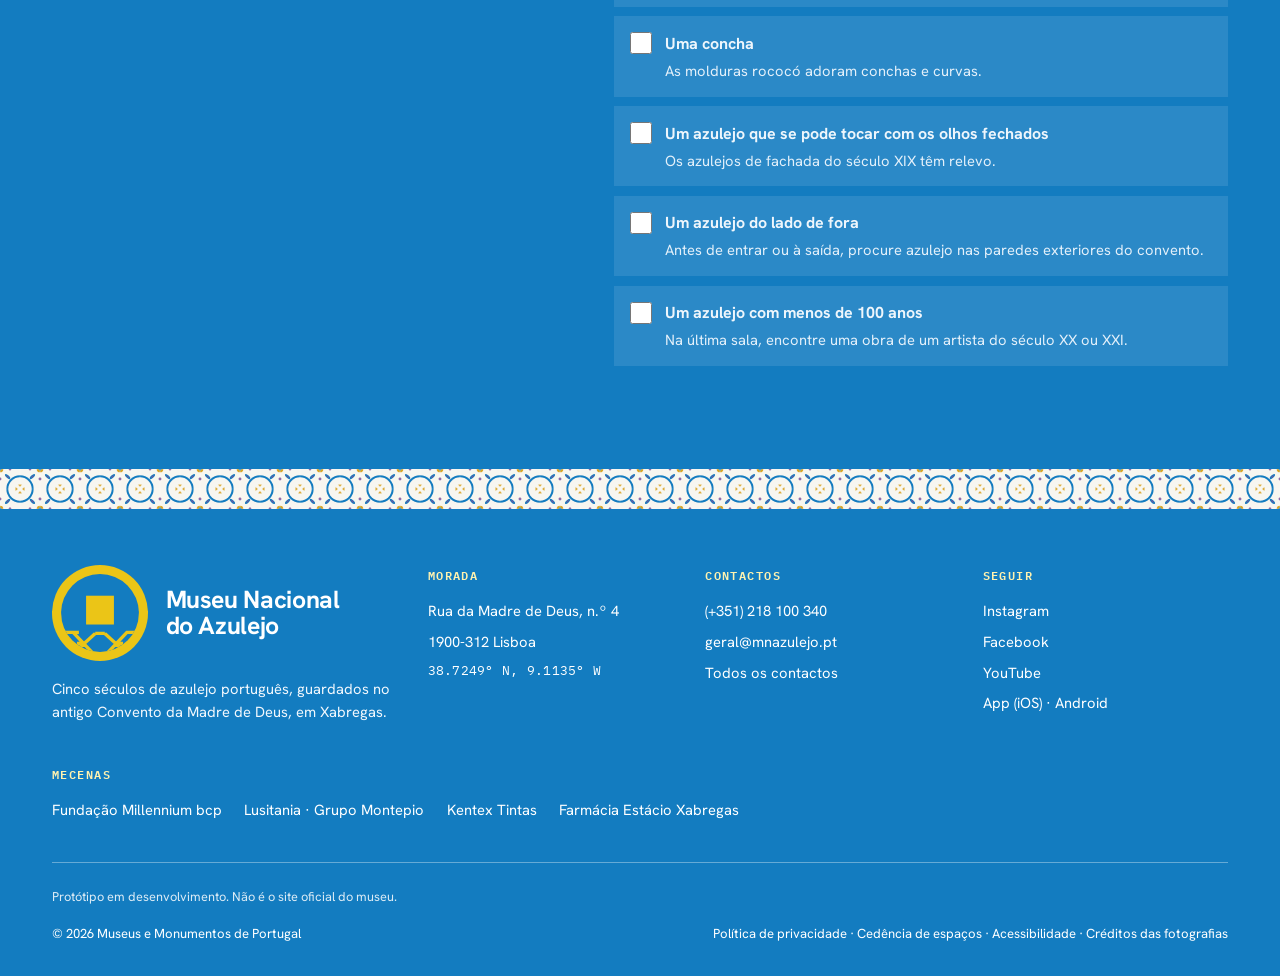
<file: percurso.html>
<!doctype html>
<html lang="pt-PT">
<head>
<meta charset="utf-8">
<meta name="robots" content="noindex, nofollow">
<meta name="viewport" content="width=device-width, initial-scale=1, viewport-fit=cover">
<meta name="claude:viewport-fit-sides" content="cover">
<title>Percurso e mapa · Museu Nacional do Azulejo</title>
<meta name="description" content="Mapa do percurso do museu e caça ao tesouro.">
<link rel="preconnect" href="https://fonts.googleapis.com">
<link rel="preconnect" href="https://fonts.gstatic.com" crossorigin>
<link rel="stylesheet" href="https://fonts.googleapis.com/css2?family=Bodoni+Moda:ital,opsz,wght@0,6..96,400..700;1,6..96,400..700&family=Hanken+Grotesk:wght@400;500;600&family=IBM+Plex+Mono:wght@400;500&display=swap">
<link rel="icon" href="assets/logo-mnaz.svg" type="image/svg+xml">
<link rel="stylesheet" href="assets/styles.css">
<script src="assets/main.js" defer></script>
<script src="assets/movimento.js" defer></script>
<script src="assets/fotos.js" defer></script>
<script src="assets/pecas.js" defer></script>
<script src="assets/extra.js" defer></script>
<script src="assets/planta.js" defer></script>
</head>
<body>
<a class="saltar" href="#conteudo">Saltar para o conteúdo</a>
<div class="estado" role="region" aria-label="Estado do museu">
  <div class="wrap">
    <p><span class="estado__ponto" aria-hidden="true"></span><strong>O museu está encerrado para obras de requalificação.</strong> Enquanto isso, visite o <a href="agenda.html#open-azulejo">Open Azulejo no Palácio da Calheta</a>.</p>
    <p class="estado__links"><a href="museu.html#apoiar">Apoiar</a><a href="visitar.html#loja">Loja</a><a href="museu.html#investigacao">Investigação</a><a href="museu.html#imprensa">Imprensa</a><span>PT · <a href="#" lang="en">EN</a></span></p>
  </div>
</div>
<header class="cabecalho">
  <div class="wrap">
    <a class="marca" href="index.html" aria-label="Museu Nacional do Azulejo, página inicial">
      <img class="marca__selo" src="assets/logo-mnaz.svg" alt="" width="56" height="56">
      <span class="marca__nome">Museu Nacional<br>do Azulejo</span>
    </a>
    <button class="nav-toggle" type="button" aria-expanded="false" aria-controls="menu">Menu</button>
    <nav class="nav" id="menu" aria-label="Principal">
      <a href="visitar.html">Visita e bilhetes</a>
      <a href="agenda.html">Agenda</a>
      <a href="colecao.html">Coleção</a>
      <a href="historias.html">Histórias</a>
      <a href="azulejo-aberto.html">Azulejo Aberto</a>
      <a href="museu.html">O museu</a>
      <a class="btn" href="https://mmp.bymeoblueticket.pt/pt/event/16490/open-azulejo-jardim-botanico-tropical" target="_blank" rel="noopener">Bilhetes</a>
    </nav>
    <a class="btn" href="https://mmp.bymeoblueticket.pt/pt/event/16490/open-azulejo-jardim-botanico-tropical" target="_blank" rel="noopener">Bilhetes</a>
  </div>
</header>
<main id="conteudo">

<section class="titulo-pag titulo-pag--foto" data-foto="claustrim-2" style="background-image:url('fotos/claustrim-2.jpg')" data-credito="Jules Verne Times Two · CC BY-SA 4.0"><div class="capa__veu"></div>
  <div class="wrap">
    <div style="display:grid;gap:1.25rem">
      <p class="etiqueta">Visita · percurso</p>
      <h1>Encontrar o caminho</h1>
      <p>O museu tem um percurso único, que segue a história do azulejo por ordem cronológica e passa pelos espaços do antigo convento. Escolha um percurso de 5 minutos a uma hora, ou por tema, e siga-o na planta.</p>
    </div>
  </div>
</section>

<section class="seccao seccao--branca" id="planta">
  <div class="wrap">
    <div class="cabeca"><div><p class="etiqueta">Planta interativa</p><h2>Escolha o seu caminho pelo convento</h2><p>Diga-nos quanto tempo tem, ou o que lhe interessa, e desenhamos o percurso na planta. Toque numa paragem para ver o que vai encontrar, ou carregue em "Fazer a visita" para a percorrer.</p></div></div>
    <div data-planta></div>
  </div>
</section>

<section class="seccao" id="dicas">
  <div class="wrap">
    <div class="faixa">
      <div><p class="etiqueta">Antes de começar</p><h3>Duração</h3><p>Conte com cerca de duas horas para o percurso completo. Com crianças, escolha o percurso "Com crianças" na planta.</p></div>
      <div><p class="etiqueta">Se se perder</p><h3>Volte ao claustro</h3><p>Todas as alas dão para o claustro. Do claustro, a sinalética numerada leva-o de volta ao percurso.</p></div>
      <div><p class="etiqueta">No telemóvel</p><h3>App do museu</h3><p>A app tem o percurso e audioguia. Descarregue-a antes de vir para <a href="https://apps.apple.com/pt/app/museu-do-azulejo/id1151355810" target="_blank" rel="noopener">iOS</a> ou <a href="https://play.google.com/store/apps/details?id=com.realizasom.mnazcv&amp;hl=pt_PT" target="_blank" rel="noopener">Android</a>.</p></div>
    </div>
  </div>
</section>

<section class="seccao seccao--azul" id="caca-ao-tesouro">
  <div class="wrap caca" data-caca>
    <div style="display:grid;gap:1rem;align-content:start">
      <p class="etiqueta">Para famílias e curiosos</p>
      <h2>Caça ao tesouro</h2>
      <p style="color:#d3e6f5">Dez pistas espalhadas pelo percurso. Leve o telemóvel, encontre cada detalhe e marque-o aqui. O seu progresso fica guardado neste aparelho.</p>
      <div class="caca__barra" aria-hidden="true"><span></span></div>
      <p class="mono" data-progresso aria-live="polite"></p>
      <p class="caca__fim" data-fim hidden>Encontrou todas as pistas. Mostre este ecrã na receção.</p>
      <p><button type="button" class="btn btn--claro" data-recomecar>Recomeçar</button></p>
    </div>
    <ol class="pistas">
<li><input type="checkbox" id="p1"><label for="p1"><b>Uma estrela de oito pontas</b><span>Procure-a nos azulejos mais antigos, feitos em Sevilha.</span></label></li>
<li><input type="checkbox" id="p2"><label for="p2"><b>Um azulejo rodado</b><span>Num padrão, um azulejo foi assente ao contrário. O desenho não fecha.</span></label></li>
<li><input type="checkbox" id="p3"><label for="p3"><b>Um xadrez de cores</b><span>No século XVII há paredes que parecem tabuleiros. Como se chamam?</span></label></li>
<li><input type="checkbox" id="p4"><label for="p4"><b>Um pastor com um cordeiro</b><span>Está num altar inteiro feito de azulejo, pintado por volta de 1580.</span></label></li>
<li><input type="checkbox" id="p5"><label for="p5"><b>Um anjo a tocar música</b><span>Olhe para cima e para os lados dentro da igreja.</span></label></li>
<li><input type="checkbox" id="p6"><label for="p6"><b>Um barco de velas enfunadas</b><span>Navega há mais de 300 anos num rio de azulejo com 23 metros.</span></label></li>
<li><input type="checkbox" id="p7"><label for="p7"><b>Uma concha</b><span>As molduras rococó adoram conchas e curvas.</span></label></li>
<li><input type="checkbox" id="p8"><label for="p8"><b>Um azulejo que se pode tocar com os olhos fechados</b><span>Os azulejos de fachada do século XIX têm relevo.</span></label></li>
<li><input type="checkbox" id="p9"><label for="p9"><b>Um azulejo do lado de fora</b><span>Antes de entrar ou à saída, procure azulejo nas paredes exteriores do convento.</span></label></li>
<li><input type="checkbox" id="p10"><label for="p10"><b>Um azulejo com menos de 100 anos</b><span>Na última sala, encontre uma obra de um artista do século XX ou XXI.</span></label></li>
    </ol>
  </div>
</section>
</main>
<footer class="rodape">
  <div class="rodape__barra" data-tile="pombalino:11:40" aria-hidden="true"></div>
  <div class="wrap">
    <div class="rodape__grelha">
      <div class="rodape__marca">
        <a class="rodape__logo" href="index.html"><img src="assets/logo-mnaz.svg" alt="" width="96" height="96"><span>Museu Nacional<br>do Azulejo</span></a>
        <p>Cinco séculos de azulejo português, guardados no antigo Convento da Madre de Deus, em Xabregas.</p>
      </div>
      <div>
        <h4>Morada</h4>
        <ul>
          <li>Rua da Madre de Deus, n.º 4</li>
          <li>1900-312 Lisboa</li>
          <li class="mono">38.7249° N, 9.1135° W</li>
        </ul>
      </div>
      <div>
        <h4>Contactos</h4>
        <ul>
          <li>(+351) 218 100 340</li>
          <li>geral@mnazulejo.pt</li>
          <li><a href="visitar.html#contactos">Todos os contactos</a></li>
        </ul>
      </div>
      <div>
        <h4>Seguir</h4>
        <ul>
          <li><a href="https://www.instagram.com/museunazulejo/" target="_blank" rel="noopener">Instagram</a></li>
          <li><a href="https://www.facebook.com/museunazulejo/" target="_blank" rel="noopener">Facebook</a></li>
          <li><a href="https://www.youtube.com/@museunacionaldoazulejo4737" target="_blank" rel="noopener">YouTube</a></li>
          <li><a href="https://apps.apple.com/pt/app/museu-do-azulejo/id1151355810" target="_blank" rel="noopener">App (iOS)</a> · <a href="https://play.google.com/store/apps/details?id=com.realizasom.mnazcv&amp;hl=pt_PT" target="_blank" rel="noopener">Android</a></li>
        </ul>
      </div>
    </div>
    <div>
      <h4>Mecenas</h4>
      <p class="mecenas"><span>Fundação Millennium bcp</span><span>Lusitania · Grupo Montepio</span><span>Kentex Tintas</span><span>Farmácia Estácio Xabregas</span></p>
    </div>
    <div class="rodape__fim">
      <p class="proto-aviso">Protótipo em desenvolvimento. Não é o site oficial do museu.</p>
      <p>© 2026 <a href="https://www.museusemonumentos.pt" target="_blank" rel="noopener">Museus e Monumentos de Portugal</a></p>
      <p><a href="https://www.museusemonumentos.pt/pt/pagina/politica-de-privacidade" target="_blank" rel="noopener">Política de privacidade</a> · <a href="https://www.museusemonumentos.pt/pt/pagina/cedencia-de-espacos" target="_blank" rel="noopener">Cedência de espaços</a> · <a href="visitar.html#acessibilidade">Acessibilidade</a> · <a href="creditos.html">Créditos das fotografias</a></p>
    </div>
  </div>
</footer>
</body>
</html>
</file>
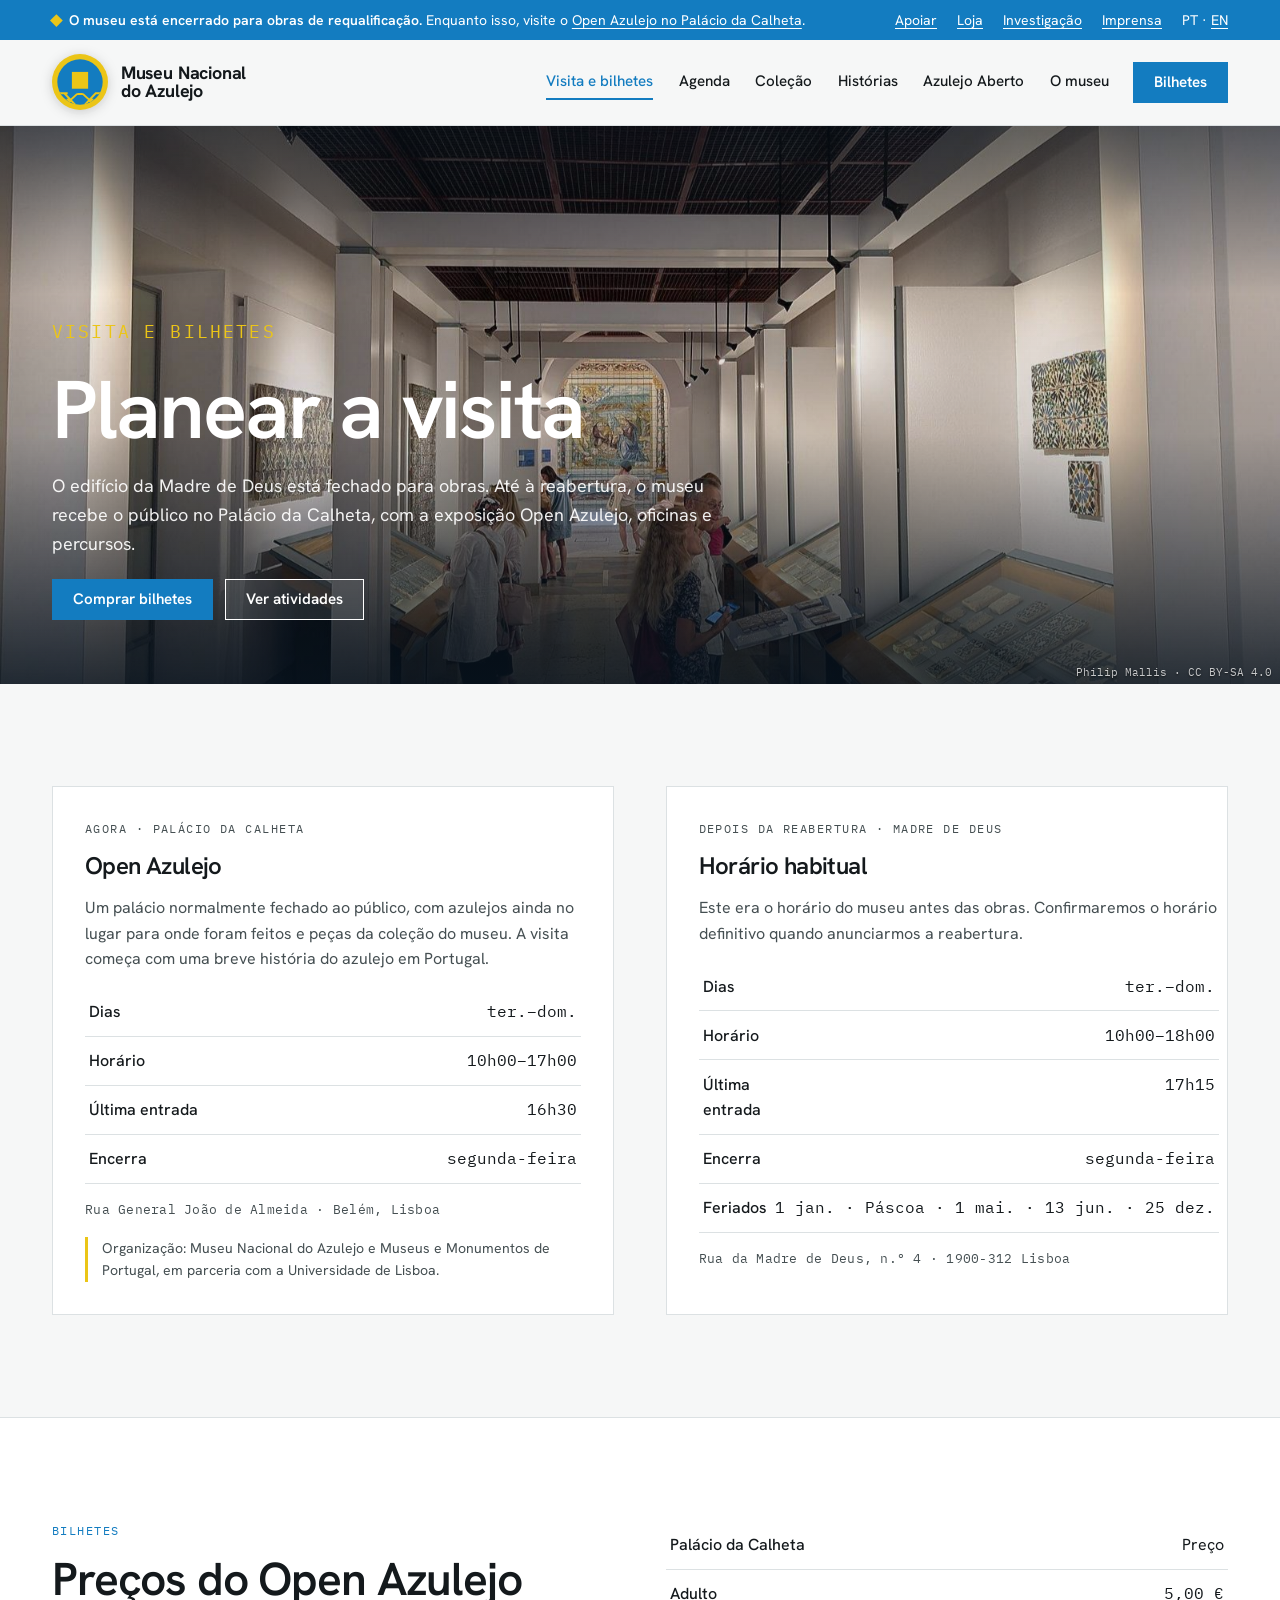
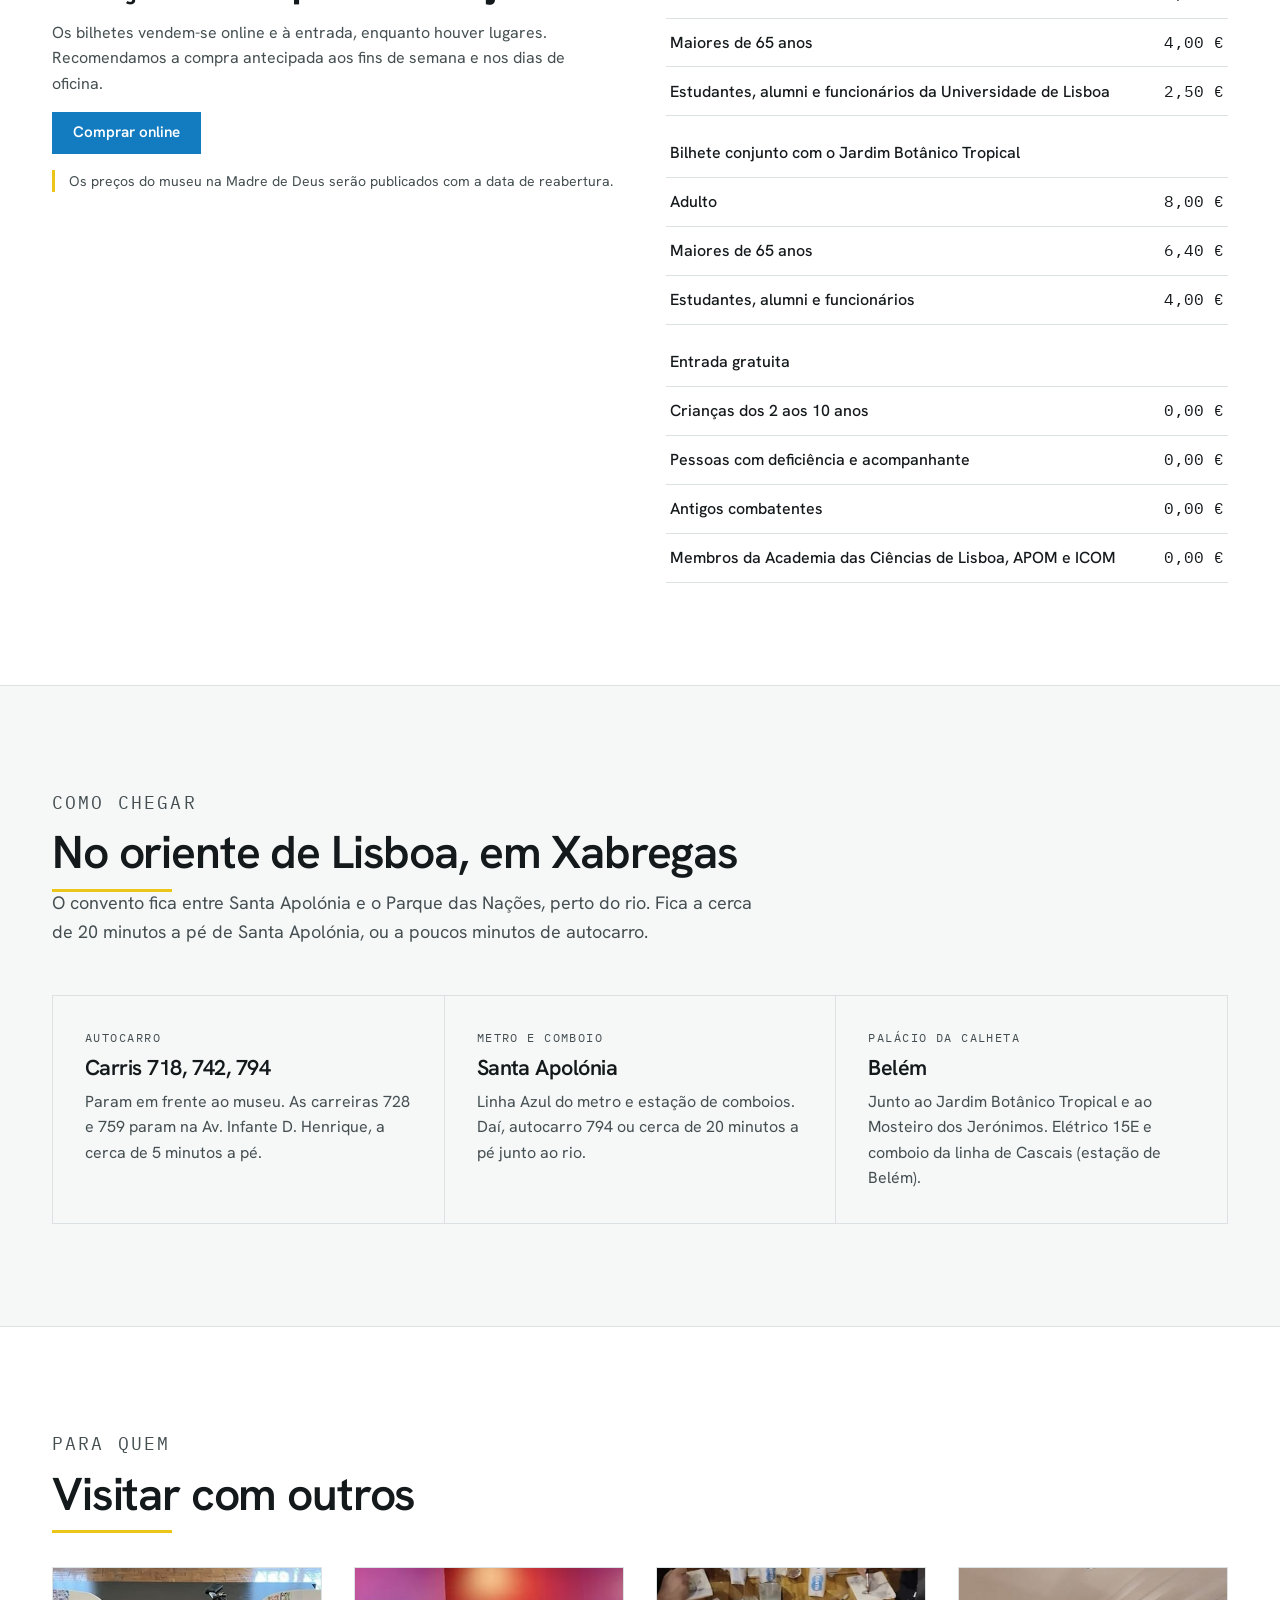
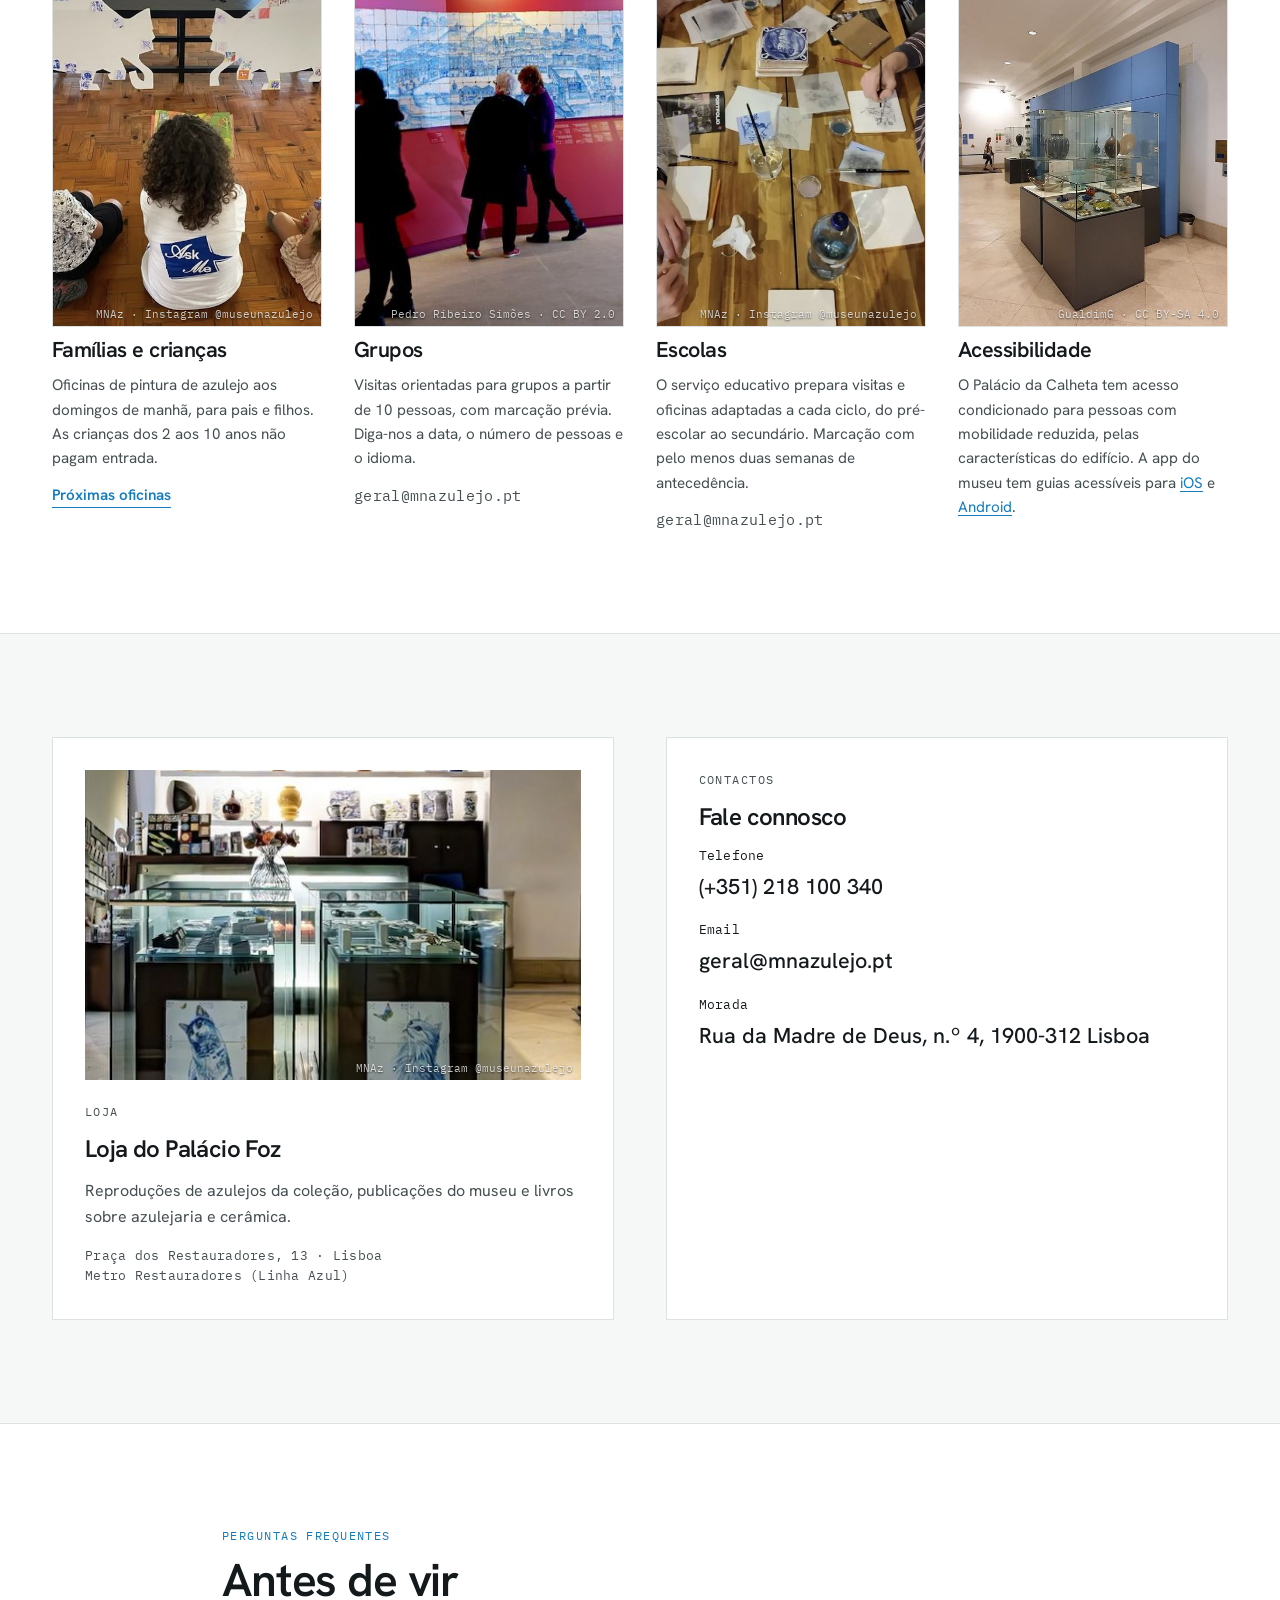
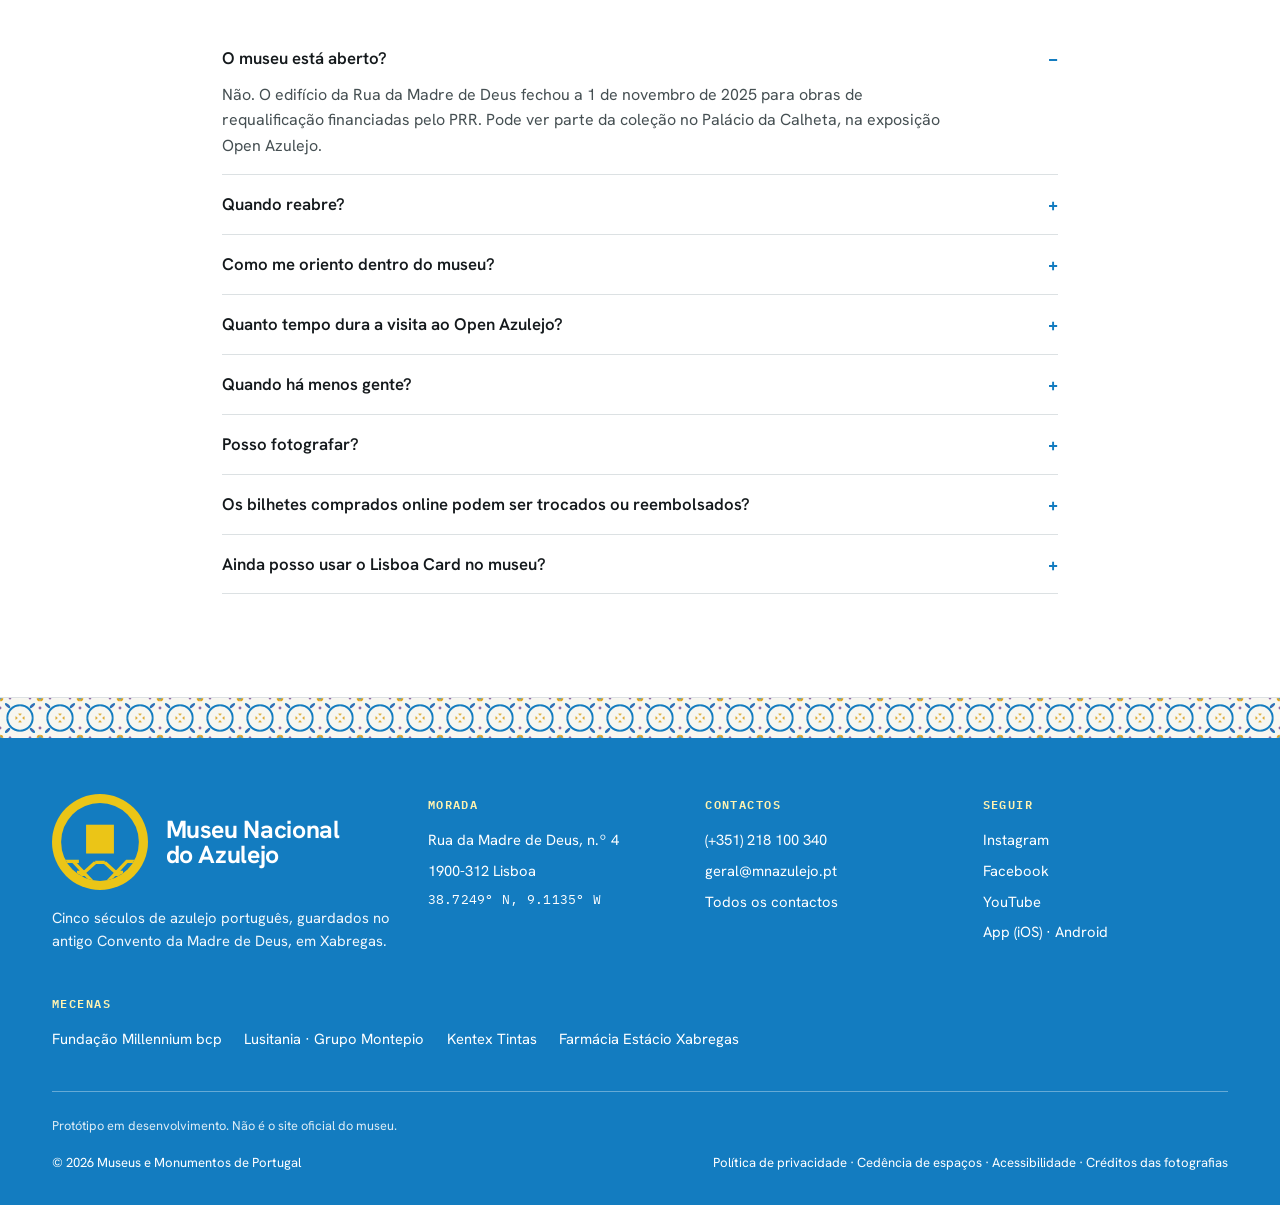
<file: visitar.html>
<!doctype html>
<html lang="pt-PT">
<head>
<meta charset="utf-8">
<meta name="robots" content="noindex, nofollow">
<meta name="viewport" content="width=device-width, initial-scale=1, viewport-fit=cover">
<meta name="claude:viewport-fit-sides" content="cover">
<title>Visita e bilhetes · Museu Nacional do Azulejo</title>
<meta name="description" content="Horários, bilhetes, como chegar e perguntas frequentes.">
<link rel="preconnect" href="https://fonts.googleapis.com">
<link rel="preconnect" href="https://fonts.gstatic.com" crossorigin>
<link rel="stylesheet" href="https://fonts.googleapis.com/css2?family=Bodoni+Moda:ital,opsz,wght@0,6..96,400..700;1,6..96,400..700&family=Hanken+Grotesk:wght@400;500;600&family=IBM+Plex+Mono:wght@400;500&display=swap">
<link rel="icon" href="assets/logo-mnaz.svg" type="image/svg+xml">
<link rel="stylesheet" href="assets/styles.css">
<script src="assets/main.js" defer></script>
<script src="assets/movimento.js" defer></script>
<script src="assets/fotos.js" defer></script>
<script src="assets/pecas.js" defer></script>
<script src="assets/extra.js" defer></script>
</head>
<body>
<a class="saltar" href="#conteudo">Saltar para o conteúdo</a>
<div class="estado" role="region" aria-label="Estado do museu">
  <div class="wrap">
    <p><span class="estado__ponto" aria-hidden="true"></span><strong>O museu está encerrado para obras de requalificação.</strong> Enquanto isso, visite o <a href="agenda.html#open-azulejo">Open Azulejo no Palácio da Calheta</a>.</p>
    <p class="estado__links"><a href="museu.html#apoiar">Apoiar</a><a href="visitar.html#loja">Loja</a><a href="museu.html#investigacao">Investigação</a><a href="museu.html#imprensa">Imprensa</a><span>PT · <a href="#" lang="en">EN</a></span></p>
  </div>
</div>
<header class="cabecalho">
  <div class="wrap">
    <a class="marca" href="index.html" aria-label="Museu Nacional do Azulejo, página inicial">
      <img class="marca__selo" src="assets/logo-mnaz.svg" alt="" width="56" height="56">
      <span class="marca__nome">Museu Nacional<br>do Azulejo</span>
    </a>
    <button class="nav-toggle" type="button" aria-expanded="false" aria-controls="menu">Menu</button>
    <nav class="nav" id="menu" aria-label="Principal">
      <a href="visitar.html" aria-current="page">Visita e bilhetes</a>
      <a href="agenda.html">Agenda</a>
      <a href="colecao.html">Coleção</a>
      <a href="historias.html">Histórias</a>
      <a href="azulejo-aberto.html">Azulejo Aberto</a>
      <a href="museu.html">O museu</a>
      <a class="btn" href="https://mmp.bymeoblueticket.pt/pt/event/16490/open-azulejo-jardim-botanico-tropical" target="_blank" rel="noopener">Bilhetes</a>
    </nav>
    <a class="btn" href="https://mmp.bymeoblueticket.pt/pt/event/16490/open-azulejo-jardim-botanico-tropical" target="_blank" rel="noopener">Bilhetes</a>
  </div>
</header>
<main id="conteudo">

<section class="titulo-pag titulo-pag--foto" data-foto="visitantes-paineis" style="background-image:url('fotos/visitantes-paineis.jpg')" data-credito="Philip Mallis · CC BY-SA 4.0"><div class="capa__veu"></div>
  <div class="wrap">
    <div style="display:grid;gap:1.25rem">
      <p class="etiqueta">Visita e bilhetes</p>
      <h1>Planear a visita</h1>
      <p>O edifício da Madre de Deus está fechado para obras. Até à reabertura, o museu recebe o público no Palácio da Calheta, com a exposição Open Azulejo, oficinas e percursos.</p>
      <div class="hero__acoes"><a class="btn" href="https://mmp.bymeoblueticket.pt/pt/event/16490/open-azulejo-jardim-botanico-tropical" target="_blank" rel="noopener">Comprar bilhetes</a><a class="btn btn--linha" href="agenda.html">Ver atividades</a></div>
    </div>
  </div>
</section>

<section class="seccao" id="pratica">
  <div class="wrap duas">
    <div class="cartao">
      <p class="etiqueta">Agora · Palácio da Calheta</p>
      <h3>Open Azulejo</h3>
      <p>Um palácio normalmente fechado ao público, com azulejos ainda no lugar para onde foram feitos e peças da coleção do museu. A visita começa com uma breve história do azulejo em Portugal.</p>
      <table>
        <tr><th>Dias</th><td>ter.–dom.</td></tr>
        <tr><th>Horário</th><td>10h00–17h00</td></tr>
        <tr><th>Última entrada</th><td>16h30</td></tr>
        <tr><th>Encerra</th><td>segunda-feira</td></tr>
      </table>
      <p class="mono">Rua General João de Almeida · Belém, Lisboa</p>
      <p class="nota">Organização: Museu Nacional do Azulejo e Museus e Monumentos de Portugal, em parceria com a Universidade de Lisboa.</p>
    </div>
    <div class="cartao">
      <p class="etiqueta">Depois da reabertura · Madre de Deus</p>
      <h3>Horário habitual</h3>
      <p>Este era o horário do museu antes das obras. Confirmaremos o horário definitivo quando anunciarmos a reabertura.</p>
      <table>
        <tr><th>Dias</th><td>ter.–dom.</td></tr>
        <tr><th>Horário</th><td>10h00–18h00</td></tr>
        <tr><th>Última entrada</th><td>17h15</td></tr>
        <tr><th>Encerra</th><td>segunda-feira</td></tr>
        <tr><th>Feriados</th><td>1 jan. · Páscoa · 1 mai. · 13 jun. · 25 dez.</td></tr>
      </table>
      <p class="mono">Rua da Madre de Deus, n.º 4 · 1900-312 Lisboa</p>
    </div>
  </div>
</section>

<section class="seccao seccao--branca" id="bilhetes">
  <div class="wrap duas">
    <div style="display:grid;gap:1rem;align-content:start">
      <p class="etiqueta">Bilhetes</p>
      <h2>Preços do Open Azulejo</h2>
      <p style="color:var(--tinta-2)">Os bilhetes vendem-se online e à entrada, enquanto houver lugares. Recomendamos a compra antecipada aos fins de semana e nos dias de oficina.</p>
      <p><a class="btn" href="https://mmp.bymeoblueticket.pt/pt/event/16490/open-azulejo-jardim-botanico-tropical" target="_blank" rel="noopener">Comprar online</a></p>
      <p class="nota">Os preços do museu na Madre de Deus serão publicados com a data de reabertura.</p>
    </div>
    <div class="tabela-wrap">
      <table>
        <thead><tr><th>Palácio da Calheta</th><td style="font-family:var(--f-texto)">Preço</td></tr></thead>
        <tbody>
          <tr><th>Adulto</th><td>5,00 €</td></tr>
          <tr><th>Maiores de 65 anos</th><td>4,00 €</td></tr>
          <tr><th>Estudantes, alumni e funcionários da Universidade de Lisboa</th><td>2,50 €</td></tr>
        </tbody>
        <thead><tr><th style="padding-top:1.5rem">Bilhete conjunto com o Jardim Botânico Tropical</th><td></td></tr></thead>
        <tbody>
          <tr><th>Adulto</th><td>8,00 €</td></tr>
          <tr><th>Maiores de 65 anos</th><td>6,40 €</td></tr>
          <tr><th>Estudantes, alumni e funcionários</th><td>4,00 €</td></tr>
        </tbody>
        <thead><tr><th style="padding-top:1.5rem">Entrada gratuita</th><td></td></tr></thead>
        <tbody>
          <tr><th>Crianças dos 2 aos 10 anos</th><td>0,00 €</td></tr>
          <tr><th>Pessoas com deficiência e acompanhante</th><td>0,00 €</td></tr>
          <tr><th>Antigos combatentes</th><td>0,00 €</td></tr>
          <tr><th>Membros da Academia das Ciências de Lisboa, APOM e ICOM</th><td>0,00 €</td></tr>
        </tbody>
      </table>
    </div>
  </div>
</section>

<section class="seccao" id="como-chegar">
  <div class="wrap">
    <div class="cabeca"><div><p class="etiqueta">Como chegar</p><h2>No oriente de Lisboa, em Xabregas</h2><p>O convento fica entre Santa Apolónia e o Parque das Nações, perto do rio. Fica a cerca de 20 minutos a pé de Santa Apolónia, ou a poucos minutos de autocarro.</p></div></div>
    <div class="faixa">
      <div><p class="etiqueta">Autocarro</p><h3>Carris 718, 742, 794</h3><p>Param em frente ao museu. As carreiras 728 e 759 param na Av. Infante D. Henrique, a cerca de 5 minutos a pé.</p></div>
      <div><p class="etiqueta">Metro e comboio</p><h3>Santa Apolónia</h3><p>Linha Azul do metro e estação de comboios. Daí, autocarro 794 ou cerca de 20 minutos a pé junto ao rio.</p></div>
      <div><p class="etiqueta">Palácio da Calheta</p><h3>Belém</h3><p>Junto ao Jardim Botânico Tropical e ao Mosteiro dos Jerónimos. Elétrico 15E e comboio da linha de Cascais (estação de Belém).</p></div>
    </div>
  </div>
</section>

<section class="seccao seccao--branca">
  <div class="wrap">
    <div class="cabeca"><div><p class="etiqueta">Para quem</p><h2>Visitar com outros</h2></div></div>
    <div class="edificio">
      <article class="lugar" id="familias"><div class="lugar__img" data-foto="ig-familias-chao" style="background-image:url('fotos/ig-familias-chao.jpg')" data-credito="MNAz · Instagram @museunazulejo"></div><h3>Famílias e crianças</h3><p>Oficinas de pintura de azulejo aos domingos de manhã, para pais e filhos. As crianças dos 2 aos 10 anos não pagam entrada.</p><p><a class="mais" href="agenda.html#oficinas-familias">Próximas oficinas</a></p></article>
      <article class="lugar" id="grupos"><div class="lugar__img" data-foto="visitantes-grande-vista" style="background-image:url('fotos/visitantes-grande-vista-640.jpg')" data-credito="Pedro Ribeiro Simões · CC BY 2.0"></div><h3>Grupos</h3><p>Visitas orientadas para grupos a partir de 10 pessoas, com marcação prévia. Diga-nos a data, o número de pessoas e o idioma.</p><p class="mono">geral@mnazulejo.pt</p></article>
      <article class="lugar" id="escolas"><div class="lugar__img" data-foto="ig-oficina-mesa" style="background-image:url('fotos/ig-oficina-mesa.jpg')" data-credito="MNAz · Instagram @museunazulejo"></div><h3>Escolas</h3><p>O serviço educativo prepara visitas e oficinas adaptadas a cada ciclo, do pré-escolar ao secundário. Marcação com pelo menos duas semanas de antecedência.</p><p class="mono">geral@mnazulejo.pt</p></article>
      <article class="lugar" id="acessibilidade"><div class="lugar__img" data-foto="entrada" style="background-image:url('fotos/entrada-640.jpg')" data-credito="GualdimG · CC BY-SA 4.0"></div><h3>Acessibilidade</h3><p>O Palácio da Calheta tem acesso condicionado para pessoas com mobilidade reduzida, pelas características do edifício. A app do museu tem guias acessíveis para <a href="https://mnazulejo.gov.pt/acessibilidade-ios" target="_blank" rel="noopener">iOS</a> e <a href="https://mnazulejo.gov.pt/acessibilidade-android" target="_blank" rel="noopener">Android</a>.</p></article>
    </div>
  </div>
</section>

<section class="seccao" id="loja">
  <div class="wrap duas">
    <div class="cartao">
      <div class="cartao__img" data-foto="ig-loja-foz" style="background-image:url('fotos/ig-loja-foz.jpg')" data-credito="MNAz · Instagram @museunazulejo"></div>
      <p class="etiqueta">Loja</p>
      <h3>Loja do Palácio Foz</h3>
      <p>Reproduções de azulejos da coleção, publicações do museu e livros sobre azulejaria e cerâmica.</p>
      <p class="mono">Praça dos Restauradores, 13 · Lisboa<br>Metro Restauradores (Linha Azul)</p>
    </div>
    <div class="cartao" id="contactos">
      <p class="etiqueta">Contactos</p>
      <h3>Fale connosco</h3>
      <div class="contacto"><span class="mono">Telefone</span><b>(+351) 218 100 340</b></div>
      <div class="contacto"><span class="mono">Email</span><b>geral@mnazulejo.pt</b></div>
      <div class="contacto"><span class="mono">Morada</span><b>Rua da Madre de Deus, n.º 4, 1900-312 Lisboa</b></div>
    </div>
  </div>
</section>

<section class="seccao seccao--branca" id="faq">
  <div class="wrap" style="max-width:900px">
    <p class="etiqueta">Perguntas frequentes</p>
    <h2 style="margin:.75rem 0 1.5rem">Antes de vir</h2>
    <details open><summary>O museu está aberto?</summary><p>Não. O edifício da Rua da Madre de Deus fechou a 1 de novembro de 2025 para obras de requalificação financiadas pelo PRR. Pode ver parte da coleção no Palácio da Calheta, na exposição Open Azulejo.</p></details>
    <details><summary>Quando reabre?</summary><p>A data ainda não está definida. Vamos anunciá-la nesta página, nas redes sociais e na newsletter.</p></details>
    <details><summary>Como me oriento dentro do museu?</summary><p>O museu tem um percurso único, numerado, que segue a história do azulejo. Veja o <a href="percurso.html">mapa do percurso</a> antes de vir. Se se perder, volte ao claustro: todas as alas dão para lá.</p></details>
    <details><summary>Quanto tempo dura a visita ao Open Azulejo?</summary><p>Conte com cerca de uma hora para o palácio. Se comprar o bilhete conjunto, reserve mais uma hora para o Jardim Botânico Tropical.</p></details>
    <details><summary>Quando há menos gente?</summary><p>De terça a sexta-feira, logo à abertura ou depois das 15h00. Ao domingo de manhã há oficinas e mais movimento.</p></details>
    <details><summary>Posso fotografar?</summary><p>Sim, para uso pessoal e sem flash. Tripés e fotografia profissional precisam de autorização prévia.</p></details>
    <details><summary>Os bilhetes comprados online podem ser trocados ou reembolsados?</summary><p>As condições de troca e reembolso são as da plataforma de bilhética de Museus e Monumentos de Portugal. Em caso de dúvida, escreva para geral@mnazulejo.pt.</p></details>
    <details><summary>Ainda posso usar o Lisboa Card no museu?</summary><p>O Lisboa Card dava entrada gratuita no museu antes do encerramento. As condições para o Open Azulejo e para a reabertura serão confirmadas.</p></details>
  </div>
</section>
</main>
<footer class="rodape">
  <div class="rodape__barra" data-tile="pombalino:11:40" aria-hidden="true"></div>
  <div class="wrap">
    <div class="rodape__grelha">
      <div class="rodape__marca">
        <a class="rodape__logo" href="index.html"><img src="assets/logo-mnaz.svg" alt="" width="96" height="96"><span>Museu Nacional<br>do Azulejo</span></a>
        <p>Cinco séculos de azulejo português, guardados no antigo Convento da Madre de Deus, em Xabregas.</p>
      </div>
      <div>
        <h4>Morada</h4>
        <ul>
          <li>Rua da Madre de Deus, n.º 4</li>
          <li>1900-312 Lisboa</li>
          <li class="mono">38.7249° N, 9.1135° W</li>
        </ul>
      </div>
      <div>
        <h4>Contactos</h4>
        <ul>
          <li>(+351) 218 100 340</li>
          <li>geral@mnazulejo.pt</li>
          <li><a href="visitar.html#contactos">Todos os contactos</a></li>
        </ul>
      </div>
      <div>
        <h4>Seguir</h4>
        <ul>
          <li><a href="https://www.instagram.com/museunazulejo/" target="_blank" rel="noopener">Instagram</a></li>
          <li><a href="https://www.facebook.com/museunazulejo/" target="_blank" rel="noopener">Facebook</a></li>
          <li><a href="https://www.youtube.com/@museunacionaldoazulejo4737" target="_blank" rel="noopener">YouTube</a></li>
          <li><a href="https://apps.apple.com/pt/app/museu-do-azulejo/id1151355810" target="_blank" rel="noopener">App (iOS)</a> · <a href="https://play.google.com/store/apps/details?id=com.realizasom.mnazcv&amp;hl=pt_PT" target="_blank" rel="noopener">Android</a></li>
        </ul>
      </div>
    </div>
    <div>
      <h4>Mecenas</h4>
      <p class="mecenas"><span>Fundação Millennium bcp</span><span>Lusitania · Grupo Montepio</span><span>Kentex Tintas</span><span>Farmácia Estácio Xabregas</span></p>
    </div>
    <div class="rodape__fim">
      <p class="proto-aviso">Protótipo em desenvolvimento. Não é o site oficial do museu.</p>
      <p>© 2026 <a href="https://www.museusemonumentos.pt" target="_blank" rel="noopener">Museus e Monumentos de Portugal</a></p>
      <p><a href="https://www.museusemonumentos.pt/pt/pagina/politica-de-privacidade" target="_blank" rel="noopener">Política de privacidade</a> · <a href="https://www.museusemonumentos.pt/pt/pagina/cedencia-de-espacos" target="_blank" rel="noopener">Cedência de espaços</a> · <a href="visitar.html#acessibilidade">Acessibilidade</a> · <a href="creditos.html">Créditos das fotografias</a></p>
    </div>
  </div>
</footer>
</body>
</html>
</file>
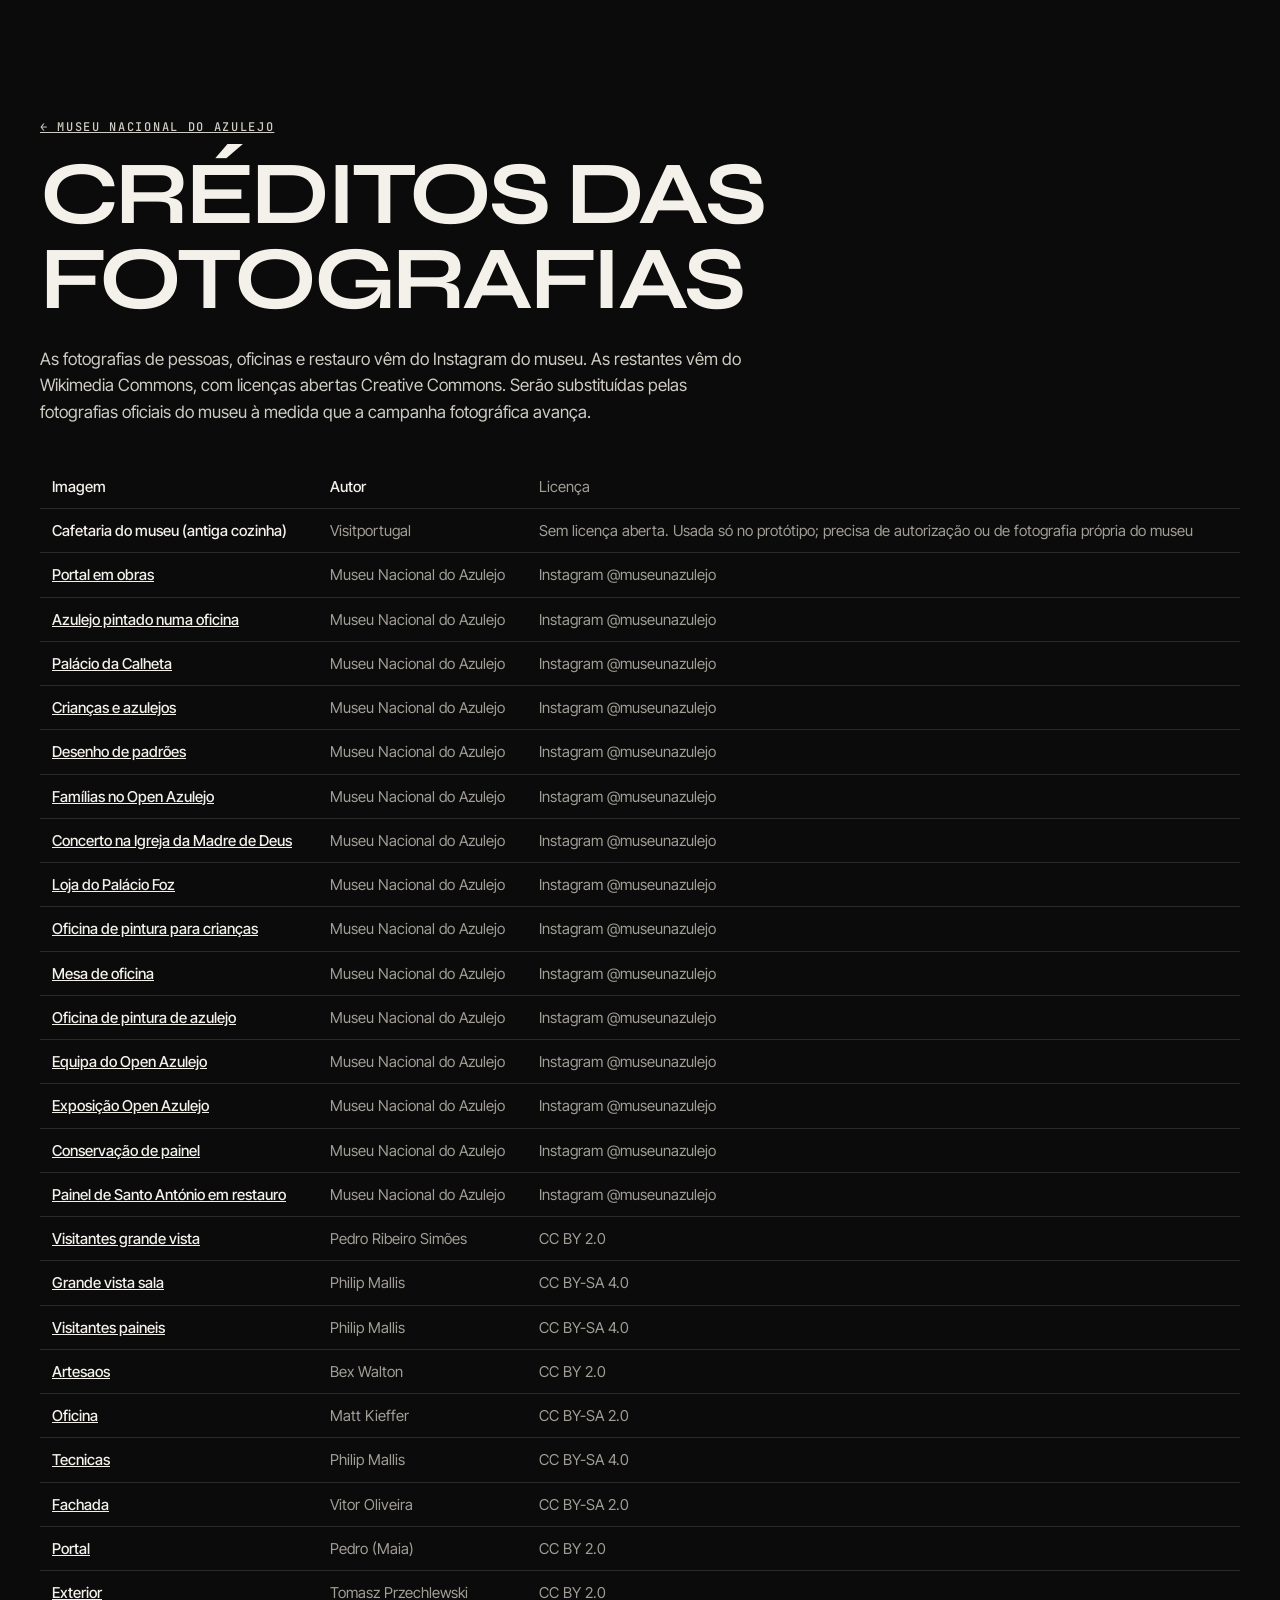
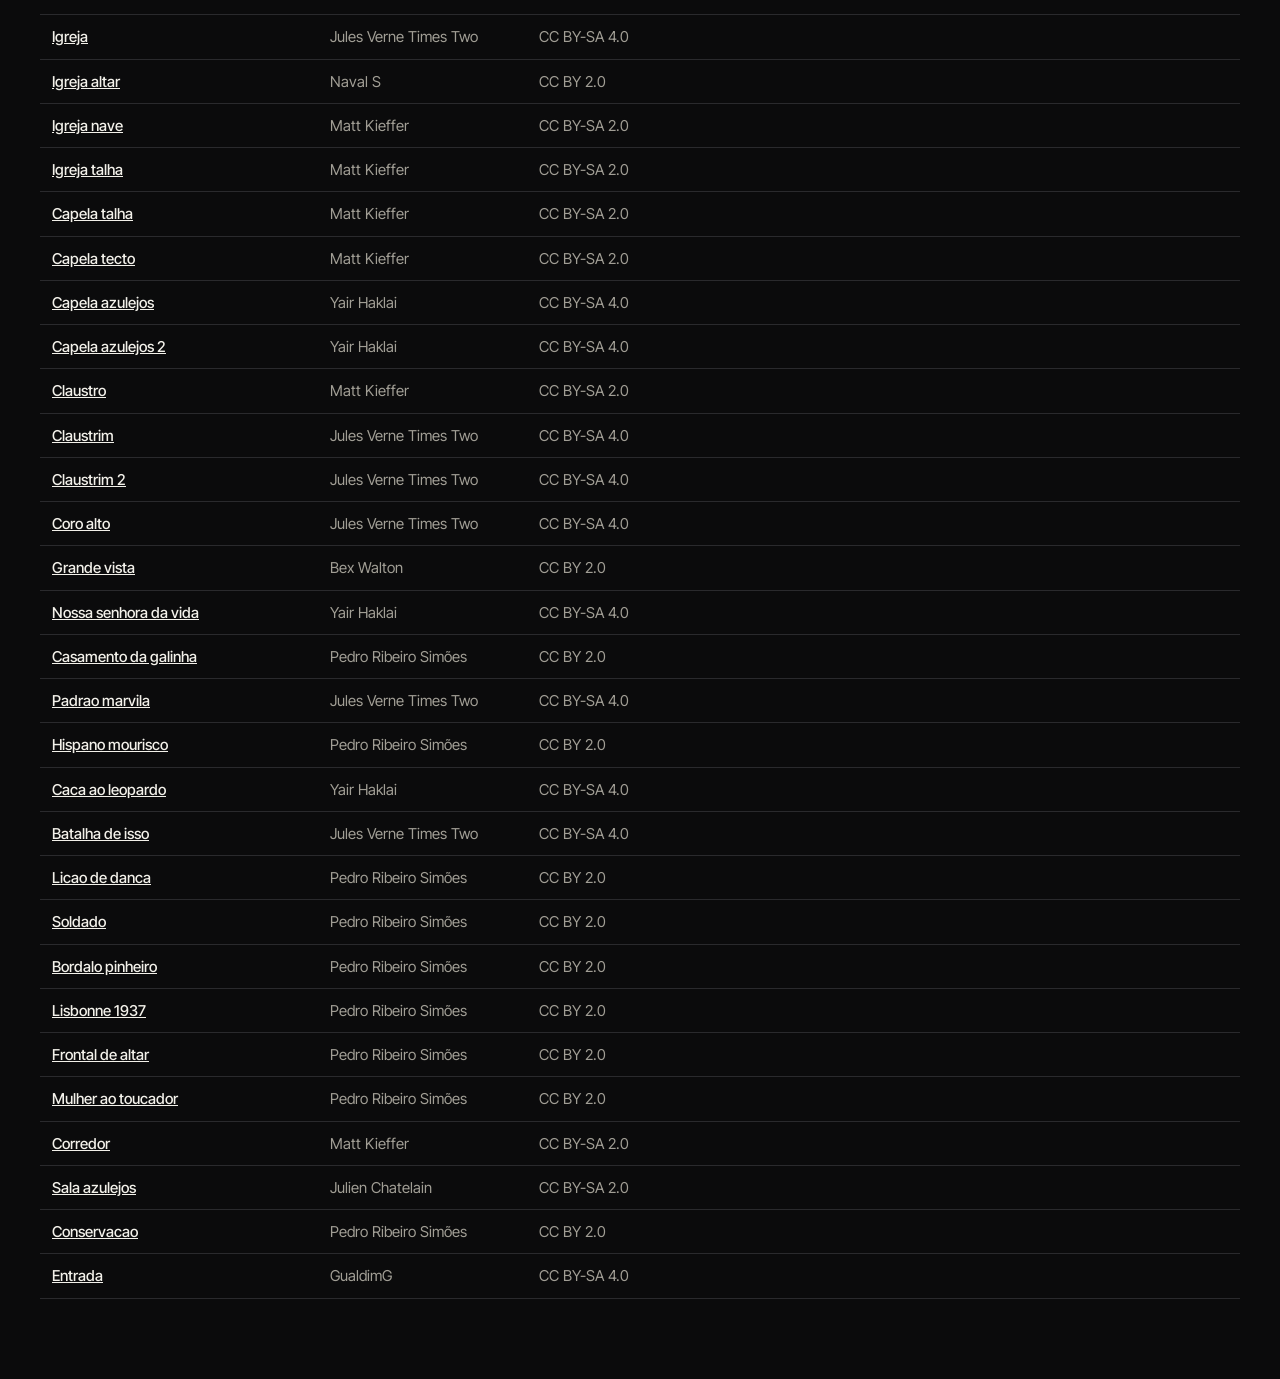
<file: v2/creditos.html>
<!doctype html><html lang="pt-PT"><head><meta charset="utf-8"><meta name="viewport" content="width=device-width,initial-scale=1"><meta name="robots" content="noindex,nofollow">
<title>Créditos das fotografias</title><link rel="icon" href="assets/logo-mnaz.svg" type="image/svg+xml">
<link rel="stylesheet" href="https://fonts.googleapis.com/css2?family=Syne:wght@700;800&family=Inter+Tight:wght@400;500;600&family=JetBrains+Mono:wght@500&display=swap">
<link rel="stylesheet" href="assets/v2.css">
<style>.cred{padding:120px 0 80px}.cred h1{font-size:clamp(40px,7vw,100px);text-transform:uppercase;letter-spacing:-.04em;margin:16px 0 24px}.cred p{color:#cfccc4;max-width:720px}
.tw{overflow-x:auto;margin-top:40px}table{border-collapse:collapse;width:100%;font-size:15px}th,td{text-align:left;padding:10px 12px;border-bottom:1px solid var(--regra);vertical-align:top}th{font-weight:500}th a{color:var(--tinta)}td{color:var(--dim)}</style></head>
<body><main class="cred"><div class="wrap"><p class="lbl"><a href="index.html">← Museu Nacional do Azulejo</a></p><h1>Créditos das fotografias</h1>
<p>As fotografias de pessoas, oficinas e restauro vêm do Instagram do museu. As restantes vêm do Wikimedia Commons, com licenças abertas Creative Commons. Serão substituídas pelas fotografias oficiais do museu à medida que a campanha fotográfica avança.</p>
<div class="tw"><table class="creditos"><thead><tr><th>Imagem</th><th>Autor</th><td >Licença</td></tr><tr><th>Cafetaria do museu (antiga cozinha)</th><td>Visitportugal</td><td>Sem licença aberta. Usada só no protótipo; precisa de autorização ou de fotografia própria do museu</td></tr></thead><tbody><tr><th><a href="https://www.instagram.com/museunazulejo/" target="_blank" rel="noopener">Portal em obras</a></th><td >Museu Nacional do Azulejo</td><td>Instagram @museunazulejo</td></tr>
<tr><th><a href="https://www.instagram.com/museunazulejo/" target="_blank" rel="noopener">Azulejo pintado numa oficina</a></th><td >Museu Nacional do Azulejo</td><td>Instagram @museunazulejo</td></tr><tr><th><a href="https://www.instagram.com/museunazulejo/" target="_blank" rel="noopener">Palácio da Calheta</a></th><td >Museu Nacional do Azulejo</td><td>Instagram @museunazulejo</td></tr><tr><th><a href="https://www.instagram.com/museunazulejo/" target="_blank" rel="noopener">Crianças e azulejos</a></th><td >Museu Nacional do Azulejo</td><td>Instagram @museunazulejo</td></tr><tr><th><a href="https://www.instagram.com/museunazulejo/" target="_blank" rel="noopener">Desenho de padrões</a></th><td >Museu Nacional do Azulejo</td><td>Instagram @museunazulejo</td></tr><tr><th><a href="https://www.instagram.com/museunazulejo/" target="_blank" rel="noopener">Famílias no Open Azulejo</a></th><td >Museu Nacional do Azulejo</td><td>Instagram @museunazulejo</td></tr><tr><th><a href="https://www.instagram.com/museunazulejo/" target="_blank" rel="noopener">Concerto na Igreja da Madre de Deus</a></th><td >Museu Nacional do Azulejo</td><td>Instagram @museunazulejo</td></tr><tr><th><a href="https://www.instagram.com/museunazulejo/" target="_blank" rel="noopener">Loja do Palácio Foz</a></th><td >Museu Nacional do Azulejo</td><td>Instagram @museunazulejo</td></tr><tr><th><a href="https://www.instagram.com/museunazulejo/" target="_blank" rel="noopener">Oficina de pintura para crianças</a></th><td >Museu Nacional do Azulejo</td><td>Instagram @museunazulejo</td></tr><tr><th><a href="https://www.instagram.com/museunazulejo/" target="_blank" rel="noopener">Mesa de oficina</a></th><td >Museu Nacional do Azulejo</td><td>Instagram @museunazulejo</td></tr><tr><th><a href="https://www.instagram.com/museunazulejo/" target="_blank" rel="noopener">Oficina de pintura de azulejo</a></th><td >Museu Nacional do Azulejo</td><td>Instagram @museunazulejo</td></tr><tr><th><a href="https://www.instagram.com/museunazulejo/" target="_blank" rel="noopener">Equipa do Open Azulejo</a></th><td >Museu Nacional do Azulejo</td><td>Instagram @museunazulejo</td></tr><tr><th><a href="https://www.instagram.com/museunazulejo/" target="_blank" rel="noopener">Exposição Open Azulejo</a></th><td >Museu Nacional do Azulejo</td><td>Instagram @museunazulejo</td></tr><tr><th><a href="https://www.instagram.com/museunazulejo/" target="_blank" rel="noopener">Conservação de painel</a></th><td >Museu Nacional do Azulejo</td><td>Instagram @museunazulejo</td></tr><tr><th><a href="https://www.instagram.com/museunazulejo/" target="_blank" rel="noopener">Painel de Santo António em restauro</a></th><td >Museu Nacional do Azulejo</td><td>Instagram @museunazulejo</td></tr><tr><th><a href="https://commons.wikimedia.org/wiki/File:Lisbon_on_tiles_and_Museum_Goers_%2849554160782%29.jpg" target="_blank" rel="noopener">Visitantes grande vista</a></th><td >Pedro Ribeiro Simões</td><td>CC BY 2.0</td></tr><tr><th><a href="https://commons.wikimedia.org/wiki/File:Vista_Panoramica_de_Lisboa_%28Panoramic_View_of_Lisbon%29_from_before_the_1755_earthquake_in_the_Museu_Nacional_do_Azulejo_%28National_Tile_Museum%29_in_Lisbon%2C_Portugal_%2855181540529%29.jpg" target="_blank" rel="noopener">Grande vista sala</a></th><td >Philip Mallis</td><td>CC BY-SA 4.0</td></tr><tr><th><a href="https://commons.wikimedia.org/wiki/File:People_looking_at_exhibits_in_the_Museu_Nacional_do_Azulejo_%28National_Tile_Museum%29_in_Lisbon%2C_Portugal_%2855181276611%29.jpg" target="_blank" rel="noopener">Visitantes paineis</a></th><td >Philip Mallis</td><td>CC BY-SA 4.0</td></tr><tr><th><a href="https://commons.wikimedia.org/wiki/File:Artisans_at_the_national_tile_museum_%2822342462766%29.jpg" target="_blank" rel="noopener">Artesaos</a></th><td >Bex Walton</td><td>CC BY 2.0</td></tr><tr><th><a href="https://commons.wikimedia.org/wiki/File:Workshop_at_Museu_Nacional_do_Azulejo_Tile_Museum%2C_Lisbon_%2849933221568%29.jpg" target="_blank" rel="noopener">Oficina</a></th><td >Matt Kieffer</td><td>CC BY-SA 2.0</td></tr><tr><th><a href="https://commons.wikimedia.org/wiki/File:Examples_of_old_techniques_of_making_tiles_in_the_Museu_Nacional_do_Azulejo_%28National_Tile_Museum%29_in_Lisbon%2C_Portugal_%2855181680815%29.jpg" target="_blank" rel="noopener">Tecnicas</a></th><td >Philip Mallis</td><td>CC BY-SA 4.0</td></tr><tr><th><a href="https://commons.wikimedia.org/wiki/File:Convento_da_Madre_de_Deus_-_Lisboa_-_Portugal_%2846913633574%29.jpg" target="_blank" rel="noopener">Fachada</a></th><td >Vitor Oliveira</td><td>CC BY-SA 2.0</td></tr><tr><th><a href="https://commons.wikimedia.org/wiki/File:Museu_Nacional_do_Azulejo_%2830122887191%29.jpg" target="_blank" rel="noopener">Portal</a></th><td >Pedro (Maia)</td><td>CC BY 2.0</td></tr><tr><th><a href="https://commons.wikimedia.org/wiki/File:Lisboa_em1018_2073049_%2826327322668%29.jpg" target="_blank" rel="noopener">Exterior</a></th><td >Tomasz Przechlewski</td><td>CC BY 2.0</td></tr><tr><th><a href="https://commons.wikimedia.org/wiki/File:Church%2C_Mosteiro_da_Madre_de_Deus%2C_Museu_Nacional_do_Azulejo%2C_Lisbon%2C_Portugal_julesvernex2.jpg" target="_blank" rel="noopener">Igreja</a></th><td >Jules Verne Times Two</td><td>CC BY-SA 4.0</td></tr><tr><th><a href="https://commons.wikimedia.org/wiki/File:Church_in_National_Azulejo_Museum_%2838593025510%29.jpg" target="_blank" rel="noopener">Igreja altar</a></th><td >Naval S</td><td>CC BY 2.0</td></tr><tr><th><a href="https://commons.wikimedia.org/wiki/File:Chapel_at_the_Museu_Nacional_do_Azulejo_Tile_Museum%2C_Lisbon_%2849933222728%29.jpg" target="_blank" rel="noopener">Igreja nave</a></th><td >Matt Kieffer</td><td>CC BY-SA 2.0</td></tr><tr><th><a href="https://commons.wikimedia.org/wiki/File:Chapel_at_the_Museu_Nacional_do_Azulejo_Tile_Museum%2C_Lisbon_%2849933737526%29.jpg" target="_blank" rel="noopener">Igreja talha</a></th><td >Matt Kieffer</td><td>CC BY-SA 2.0</td></tr><tr><th><a href="https://commons.wikimedia.org/wiki/File:Chapel_at_the_Museu_Nacional_do_Azulejo_Tile_Museum%2C_Lisbon_%2849934043327%29.jpg" target="_blank" rel="noopener">Capela talha</a></th><td >Matt Kieffer</td><td>CC BY-SA 2.0</td></tr><tr><th><a href="https://commons.wikimedia.org/wiki/File:Chapel_at_the_Museu_Nacional_do_Azulejo_Tile_Museum%2C_Lisbon_%2849933220658%29.jpg" target="_blank" rel="noopener">Capela tecto</a></th><td >Matt Kieffer</td><td>CC BY-SA 2.0</td></tr><tr><th><a href="https://commons.wikimedia.org/wiki/File:Chapel_of_Santo_Ant%C3%B3niol-Mosteiro_da_Madre_de_Deus-4.jpg" target="_blank" rel="noopener">Capela azulejos</a></th><td >Yair Haklai</td><td>CC BY-SA 4.0</td></tr><tr><th><a href="https://commons.wikimedia.org/wiki/File:Chapel_of_Santo_Ant%C3%B3niol-Mosteiro_da_Madre_de_Deus-6.jpg" target="_blank" rel="noopener">Capela azulejos 2</a></th><td >Yair Haklai</td><td>CC BY-SA 4.0</td></tr><tr><th><a href="https://commons.wikimedia.org/wiki/File:Cloister_at_Museu_Nacional_do_Azulejo_Tile_Museum%2C_Lisbon_%2849933740811%29.jpg" target="_blank" rel="noopener">Claustro</a></th><td >Matt Kieffer</td><td>CC BY-SA 2.0</td></tr><tr><th><a href="https://commons.wikimedia.org/wiki/File:Small_cloister_%28Claustrim%29%2C_Museu_Nacional_do_Azulejo%2C_Lisbon%2C_Portugal_julesvernex2.jpg" target="_blank" rel="noopener">Claustrim</a></th><td >Jules Verne Times Two</td><td>CC BY-SA 4.0</td></tr><tr><th><a href="https://commons.wikimedia.org/wiki/File:Small_cloister_%28Claustrim%29%2C_Museu_Nacional_do_Azulejo%2C_Lisbon%2C_Portugal_julesvernex2-2.jpg" target="_blank" rel="noopener">Claustrim 2</a></th><td >Jules Verne Times Two</td><td>CC BY-SA 4.0</td></tr><tr><th><a href="https://commons.wikimedia.org/wiki/File:Upper_choir_of_Mosteiro_da_Madre_de_Deus%2C_Museu_Nacional_do_Azulejo%2C_Lisbon%2C_Portugal_julesvernex2.jpg" target="_blank" rel="noopener">Coro alto</a></th><td >Jules Verne Times Two</td><td>CC BY-SA 4.0</td></tr><tr><th><a href="https://commons.wikimedia.org/wiki/File:Lisbon_panorama_%281755%29_in_blue_tiles_%2821745712404%29.jpg" target="_blank" rel="noopener">Grande vista</a></th><td >Bex Walton</td><td>CC BY 2.0</td></tr><tr><th><a href="https://commons.wikimedia.org/wiki/File:Ret%C3%A1bulo_de_Nossa_Senhora_da_Vida_%281580%29%2C_Museu_Nacional_do_Azulejo.jpg" target="_blank" rel="noopener">Nossa senhora da vida</a></th><td >Yair Haklai</td><td>CC BY-SA 4.0</td></tr><tr><th><a href="https://commons.wikimedia.org/wiki/File:Troop_of_monkeys._The_chicken%27s_wedding_%28c._1660-1667%29_-_Workshop_Manuel_Francisco_%28%3F%29_%2829260212408%29.jpg" target="_blank" rel="noopener">Casamento da galinha</a></th><td >Pedro Ribeiro Simões</td><td>CC BY 2.0</td></tr><tr><th><a href="https://commons.wikimedia.org/wiki/File:%22Marvila_pattern%22_%281622-1674%29%2C_Museu_Nacional_do_Azulejo%2C_Lisbon%2C_Portugal_julesvernex2.jpg" target="_blank" rel="noopener">Padrao marvila</a></th><td >Jules Verne Times Two</td><td>CC BY-SA 4.0</td></tr><tr><th><a href="https://commons.wikimedia.org/wiki/File:Composition_with_tiles_with_islamic_motives_%28c._1500-1550%29_-_Seville_%28Spain%29_%2841538071250%29.jpg" target="_blank" rel="noopener">Hispano mourisco</a></th><td >Pedro Ribeiro Simões</td><td>CC BY 2.0</td></tr><tr><th><a href="https://commons.wikimedia.org/wiki/File:The_Leopard_hunt-17th-century_azulejo_in_Museu_Nacional_do_Azulejo.jpg" target="_blank" rel="noopener">Caca ao leopardo</a></th><td >Yair Haklai</td><td>CC BY-SA 4.0</td></tr><tr><th><a href="https://commons.wikimedia.org/wiki/File:Battle_of_Issus%2C_Sala_dos_Arcos%2C_Museu_Nacional_do_Azulejo%2C_Lisbon%2C_Portugal_julesvernex2.jpg" target="_blank" rel="noopener">Batalha de isso</a></th><td >Jules Verne Times Two</td><td>CC BY-SA 4.0</td></tr><tr><th><a href="https://commons.wikimedia.org/wiki/File:Dance_lesson_%281707%29_-_Willem_vand_der_Kloet_%281666-1747%29_%2826055025587%29.jpg" target="_blank" rel="noopener">Licao de danca</a></th><td >Pedro Ribeiro Simões</td><td>CC BY 2.0</td></tr><tr><th><a href="https://commons.wikimedia.org/wiki/File:Soldier_-Gate_Keeper_tile_panel-_%28c.1770%2C_Lisbon%29_%2849656213937%29.jpg" target="_blank" rel="noopener">Soldado</a></th><td >Pedro Ribeiro Simões</td><td>CC BY 2.0</td></tr><tr><th><a href="https://commons.wikimedia.org/wiki/File:Butterfly_and_ears_of_corn_%28c.1905%29_Rafael_Bordalo_Pinheiro_%281846-1905%29_%2815643329193%29.jpg" target="_blank" rel="noopener">Bordalo pinheiro</a></th><td >Pedro Ribeiro Simões</td><td>CC BY 2.0</td></tr><tr><th><a href="https://commons.wikimedia.org/wiki/File:Lisbonne_aux_mille_couleurs%281937%29_-_Paolo_Ferreira_%281911-1999%29_%2815551133304%29.jpg" target="_blank" rel="noopener">Lisbonne 1937</a></th><td >Pedro Ribeiro Simões</td><td>CC BY 2.0</td></tr><tr><th><a href="https://commons.wikimedia.org/wiki/File:Altar_frontal_%281st_half_XVIII_century%29_%2848154927056%29.jpg" target="_blank" rel="noopener">Frontal de altar</a></th><td >Pedro Ribeiro Simões</td><td>CC BY 2.0</td></tr><tr><th><a href="https://commons.wikimedia.org/wiki/File:Woman_at_the_dressing_table_%28Lisbon_1700-1730%29_%2840010081465%29.jpg" target="_blank" rel="noopener">Mulher ao toucador</a></th><td >Pedro Ribeiro Simões</td><td>CC BY 2.0</td></tr><tr><th><a href="https://commons.wikimedia.org/wiki/File:Tiled_Corridor_at_Museu_Nacional_do_Azulejo_Tile_Museum%2C_Lisbon_%2849933736231%29.jpg" target="_blank" rel="noopener">Corredor</a></th><td >Matt Kieffer</td><td>CC BY-SA 2.0</td></tr><tr><th><a href="https://commons.wikimedia.org/wiki/File:Museu_Nacional_do_Azulejo_%2829762135587%29.jpg" target="_blank" rel="noopener">Sala azulejos</a></th><td >Julien Chatelain</td><td>CC BY-SA 2.0</td></tr><tr><th><a href="https://commons.wikimedia.org/wiki/File:Restoration_back-office_of_the_National_Tiles_Museum_%2840908162681%29.jpg" target="_blank" rel="noopener">Conservacao</a></th><td >Pedro Ribeiro Simões</td><td>CC BY 2.0</td></tr><tr><th><a href="https://commons.wikimedia.org/wiki/File:%22Entry_Museu_Nacional_do_Azulejo_01.jpg" target="_blank" rel="noopener">Entrada</a></th><td >GualdimG</td><td>CC BY-SA 4.0</td></tr></tbody></table></div></div></main></body></html>
</file>
<file: assets/styles.css>
/* Museu Nacional do Azulejo
   Conceito: a página como parede vidrada. Fundo de cal fria, cobalto como tinta,
   amarelo de antimónio usado só em pormenores. Juntas finas entre blocos, como entre azulejos.
   Aspeto único e deliberado (sem modo escuro): cores definidas explicitamente. */
:root {
  /* cores da marca MNAz, tiradas do selo oficial: azul #137cc0 e amarelo #ebc517.
     O azul do selo é usado em todo o lado: fundos, rodapé, barra de estado, secções e texto.
     --cobalto-900 (azul muito escuro do mesmo tom) só aparece como cor de texto sobre amarelo ou branco. */
  --cal: #f6f7f7;
  --cal-2: #e6eaeb;
  --cobalto: #137cc0;
  --marca-texto: #137cc0;
  --marca: #137cc0;
  --cobalto-900: #0a385c;
  --cobalto-100: #dcedf8;
  --antimonio: #ebc517;
  --ouro: #8a6608;
  --tinta: #14191c;
  --tinta-2: #454f52;
  --junta: #dce1e3;

  --f-display: "Hanken Grotesk", "Helvetica Neue", Arial, sans-serif;
  --f-texto: "Hanken Grotesk", "Helvetica Neue", Arial, sans-serif;
  --f-mono: "IBM Plex Mono", ui-monospace, Menlo, monospace;

  --s-1: clamp(2.6rem, 6.4vw, 5.6rem);
  --s-2: clamp(1.9rem, 3.6vw, 3rem);
  --s-3: clamp(1.3rem, 2vw, 1.6rem);
  --s-4: 1.125rem;
  --s-5: 1rem;
  --s-6: .8125rem;

  --largura: 1240px;
  color-scheme: light;
}

* { box-sizing: border-box; }
html { scroll-behavior: smooth; }
@media (prefers-reduced-motion: reduce) { html { scroll-behavior: auto; } *, *::before, *::after { animation: none !important; transition: none !important; } }

body {
  margin: 0;
  background: var(--cal);
  color: var(--tinta);
  font-family: var(--f-texto);
  font-size: var(--s-5);
  line-height: 1.6;
  -webkit-font-smoothing: antialiased;
}
img { max-width: 100%; display: block; }
a { color: var(--marca-texto); text-underline-offset: .2em; }
a:hover { color: var(--cobalto-900); }
:focus-visible { outline: 3px solid var(--antimonio); outline-offset: 3px; }
h1, h2, h3 { font-family: var(--f-display); font-weight: 600; line-height: 1.04; margin: 0; text-wrap: balance; letter-spacing: -.025em; }
h1 { font-size: var(--s-1); }
h2 { font-size: var(--s-2); }
h3 { font-size: var(--s-3); }
p { margin: 0; }
.mono { font-family: var(--f-mono); font-size: var(--s-6); letter-spacing: .02em; font-variant-numeric: tabular-nums; }
.etiqueta { font-family: var(--f-mono); font-size: .75rem; letter-spacing: .12em; text-transform: uppercase; color: var(--marca-texto); }
.sr { position: absolute; width: 1px; height: 1px; overflow: hidden; clip: rect(0 0 0 0); white-space: nowrap; }

.wrap {
  max-width: var(--largura);
  margin-inline: auto;
  padding-left: max(16px, env(safe-area-inset-left, 0px));
  padding-right: max(16px, env(safe-area-inset-right, 0px));
}
@media (min-width: 720px) { .wrap { padding-left: max(32px, env(safe-area-inset-left, 0px)); padding-right: max(32px, env(safe-area-inset-right, 0px)); } }

.saltar { position: absolute; left: -999px; top: 0; background: var(--cobalto); color: #fff; padding: .6rem 1rem; z-index: 50; }
.saltar:focus { left: 16px; }

/* ---------- Barra de estado ---------- */
.estado { background: var(--marca); color: #fff; font-size: .875rem; }
.estado .wrap { display: flex; flex-wrap: wrap; gap: .4rem 1.5rem; align-items: center; justify-content: space-between; padding-block: .55rem; }
.estado strong { color: #fff; font-weight: 600; }
.estado a { color: #fff; }
.estado__ponto { display: inline-block; width: .55rem; height: .55rem; background: var(--antimonio); margin-right: .5rem; transform: rotate(45deg); }
.estado__links { display: flex; gap: 1.25rem; }

/* ---------- Cabeçalho ---------- */
body::before { content: ""; position: fixed; inset: 0 0 auto; height: env(safe-area-inset-top, 0px); z-index: 10; background: var(--cal); }
.cabecalho { position: sticky; top: env(safe-area-inset-top, 0px); z-index: 20; background: color-mix(in srgb, var(--cal) 92%, transparent); backdrop-filter: blur(8px); border-bottom: 1px solid var(--junta); }
.cabecalho .wrap { display: flex; align-items: center; gap: 1.5rem; padding-block: .9rem; }
.marca { display: flex; align-items: center; gap: .75rem; text-decoration: none; color: var(--tinta); margin-right: auto; }
.marca__az { width: 38px; height: 38px; flex: none; background-size: 76px 76px; border: 1px solid var(--junta); }
.marca__nome { font-family: var(--f-display); font-size: 1.15rem; line-height: 1.05; }
.marca__nome small { display: block; font-family: var(--f-mono); font-size: .66rem; letter-spacing: .14em; text-transform: uppercase; color: var(--tinta-2); margin-top: .2rem; }
.nav { display: flex; gap: 1.6rem; align-items: center; }
.nav a { color: var(--tinta); text-decoration: none; font-weight: 500; font-size: .95rem; padding-block: .3rem; border-bottom: 2px solid transparent; }
.nav a:hover, .nav a[aria-current="page"] { border-bottom-color: var(--cobalto); color: var(--marca-texto); }
.btn { display: inline-flex; align-items: center; gap: .5rem; padding: .75rem 1.25rem; font: 600 .95rem/1 var(--f-texto); text-decoration: none; border: 1.5px solid var(--cobalto); background: var(--cobalto); color: #fff; cursor: pointer; }
.btn:hover { background: var(--cobalto-900); border-color: var(--cobalto-900); color: #fff; }
.btn--linha { background: transparent; color: var(--marca-texto); }
.btn--linha:hover { background: var(--cobalto); color: #fff; }
.btn--claro { background: #fff; color: var(--cobalto-900); border-color: #fff; }
.btn--claro:hover { background: var(--antimonio); border-color: var(--antimonio); color: var(--cobalto-900); }
.nav-toggle { display: none; background: none; border: 1.5px solid var(--tinta); padding: .5rem .75rem; font: 600 .85rem var(--f-texto); color: var(--tinta); cursor: pointer; }
@media (max-width: 960px) {
  .nav-toggle { display: inline-block; }
  .cabecalho .btn { display: none; }
  .nav { display: none; position: absolute; left: 0; right: 0; top: 100%; flex-direction: column; align-items: stretch; gap: 0; background: var(--cal); border-bottom: 1px solid var(--junta); padding: .5rem max(16px, env(safe-area-inset-right, 0px)) 1rem max(16px, env(safe-area-inset-left, 0px)); }
  .nav.aberto { display: flex; }
  .nav a { padding: .8rem 0; border-bottom: 1px solid var(--junta); }
  .nav .btn { display: inline-flex; margin-top: 1rem; justify-content: center; }
}
@media (min-width: 961px) { .nav .btn { display: none; } }

/* ---------- Hero ---------- */
.hero { border-bottom: 1px solid var(--junta); }
.hero .wrap { display: grid; grid-template-columns: minmax(0, 1.05fr) minmax(0, 1fr); gap: clamp(2rem, 5vw, 4.5rem); align-items: center; padding-block: clamp(2.5rem, 6vw, 5rem); }
.hero__texto { display: grid; gap: 1.5rem; min-width: 0; }
.hero h1 em { font-style: italic; color: var(--marca-texto); }
.hero__lead { font-size: var(--s-4); color: var(--tinta-2); max-width: 34rem; }
.hero__acoes { display: flex; flex-wrap: wrap; gap: .75rem; }
.hero__meta { display: flex; flex-wrap: wrap; gap: .5rem 2rem; padding-top: 1.25rem; border-top: 1px solid var(--junta); color: var(--tinta-2); }
.hero__meta b { display: block; font-family: var(--f-display); font-weight: 500; font-size: 1.6rem; color: var(--tinta); }
.parede-moldura { position: relative; min-width: 0; }
.parede { display: grid; grid-template-columns: repeat(8, 1fr); gap: 2px; background: var(--cal-2); padding: 2px; aspect-ratio: 8 / 6; max-width: 100%; box-shadow: 0 30px 60px -30px rgba(15, 31, 82, .45); }
.az { appearance: none; border: 0; padding: 0; margin: 0; cursor: pointer; background-color: #fff; background-size: 200% 200%; aspect-ratio: 1; transform: rotate(var(--r, 0deg)); transition: transform .5s cubic-bezier(.3, 1.4, .5, 1); animation: assentar .7s both; animation-delay: calc(var(--d) * 45ms); }
.az:hover { filter: brightness(1.04) saturate(1.1); }
.az--falta { background: repeating-linear-gradient(135deg, #d9d6cc 0 3px, #cfcbbf 3px 6px); cursor: default; animation: none; }
@keyframes assentar { from { transform: translateY(-6px) rotate(var(--r, 0deg)); filter: brightness(1.15); } to { transform: none; } }
.parede-legenda { display: flex; justify-content: space-between; gap: 1rem; margin-top: .75rem; color: var(--tinta-2); }
@media (max-width: 860px) { .hero .wrap { grid-template-columns: 1fr; } }

/* ---------- Secções ---------- */
.seccao { padding-block: clamp(3.5rem, 8vw, 6.5rem); }
.seccao--azul { background: var(--cobalto); color: #eef6fc; }
.seccao--azul a { color: #fff; }
.seccao--azul .etiqueta { color: var(--antimonio); }
.seccao--branca { background: #fff; border-block: 1px solid var(--junta); }
.cabeca { display: flex; flex-wrap: wrap; align-items: end; justify-content: space-between; gap: 1rem 2rem; margin-bottom: clamp(2rem, 4vw, 3rem); }
.cabeca > div { display: grid; gap: .75rem; max-width: 44rem; }
.cabeca p { color: var(--tinta-2); font-size: var(--s-4); }
.seccao--azul .cabeca p { color: #d3e6f5; }
.mais { font-weight: 600; text-decoration: none; white-space: nowrap; border-bottom: 1.5px solid currentColor; padding-bottom: .15rem; }

/* faixa de informação (3 colunas, juntas entre células) */
.faixa { display: grid; grid-template-columns: repeat(3, minmax(0, 1fr)); gap: 1px; background: var(--junta); border: 1px solid var(--junta); }
.faixa > div { background: var(--cal); padding: clamp(1.25rem, 3vw, 2rem); display: grid; gap: .6rem; align-content: start; }
.faixa h3 { font-size: 1.35rem; }
.faixa p { color: var(--tinta-2); }
.faixa .mono { color: var(--tinta); }
@media (max-width: 820px) { .faixa { grid-template-columns: 1fr; } }

/* agenda */
.agenda { display: grid; grid-template-columns: repeat(auto-fill, minmax(min(100%, 270px), 1fr)); gap: 1.5rem; }
.evento { display: grid; grid-template-rows: auto 1fr; background: #fff; border: 1px solid var(--junta); text-decoration: none; color: var(--tinta); transition: transform .25s, box-shadow .25s; }
.evento:hover { transform: translateY(-3px); box-shadow: 0 16px 32px -20px rgba(15, 31, 82, .5); color: var(--tinta); }
.evento__img { aspect-ratio: 4 / 3; position: relative; border-bottom: 1px solid var(--junta); }
.evento__data { position: absolute; left: 0; bottom: 0; background: var(--cobalto); color: #fff; padding: .55rem .8rem; font-family: var(--f-mono); font-size: .78rem; line-height: 1.3; }
.evento__data b { display: block; font-family: var(--f-display); font-weight: 500; font-size: 1.6rem; line-height: 1; }
.evento__corpo { padding: 1.1rem 1.2rem 1.3rem; display: grid; gap: .55rem; align-content: start; }
.evento__corpo h3 { font-size: 1.3rem; }
.evento__corpo p { color: var(--tinta-2); font-size: .94rem; }
.tag { display: inline-block; justify-self: start; font-family: var(--f-mono); font-size: .7rem; letter-spacing: .1em; text-transform: uppercase; padding: .2rem .5rem; border: 1px solid var(--cobalto); color: var(--marca-texto); }
.tag--ouro { border-color: var(--antimonio); background: var(--antimonio); color: var(--cobalto-900); }

/* percurso cronológico */
.percurso { display: grid; grid-template-columns: repeat(auto-fill, minmax(min(100%, 220px), 1fr)); gap: 1px; background: rgba(255, 255, 255, .25); border: 1px solid rgba(255, 255, 255, .25); }
.epoca { background: var(--cobalto); display: grid; grid-template-rows: auto 1fr; color: #eef6fc; text-decoration: none; }
.epoca__img { aspect-ratio: 1; }
.epoca__txt { padding: 1.1rem 1.1rem 1.4rem; display: grid; gap: .45rem; align-content: start; }
.epoca__txt .mono { color: var(--antimonio); }
.epoca__txt h3 { font-size: 1.3rem; color: #fff; }
.epoca__txt p { font-size: .92rem; color: #d3e6f5; }
.epoca:hover .epoca__img { filter: saturate(1.2) brightness(1.05); }

/* destaque */
.destaque { display: grid; grid-template-columns: minmax(0, 1fr) minmax(0, 1fr); gap: clamp(2rem, 5vw, 4rem); align-items: center; }
.destaque__txt { display: grid; gap: 1.25rem; min-width: 0; }
.destaque__txt p { color: var(--tinta-2); font-size: var(--s-4); max-width: 34rem; }
.panorama { overflow-x: auto; border: 1px solid var(--junta); background: #fff; }
.panorama__faixa { height: 220px; width: 1400px; max-width: none; }
.medida { display: flex; align-items: center; gap: .75rem; margin-top: .6rem; color: var(--tinta-2); }
.medida::before, .medida::after { content: ""; height: 1px; flex: 1; background: var(--tinta-2); }
@media (max-width: 860px) { .destaque { grid-template-columns: 1fr; } }

/* edifício */
.edificio { display: grid; grid-template-columns: repeat(4, minmax(0, 1fr)); gap: clamp(1.25rem, 3vw, 2rem); }
.lugar { display: grid; gap: .75rem; align-content: start; min-width: 0; }
.lugar__img { aspect-ratio: 3 / 4; border: 1px solid var(--junta); }
.lugar h3 { font-size: 1.35rem; }
.lugar p { color: var(--tinta-2); font-size: .95rem; }
@media (max-width: 900px) { .edificio { grid-template-columns: repeat(2, minmax(0, 1fr)); } }
@media (max-width: 480px) { .edificio { grid-template-columns: 1fr; } .lugar__img { aspect-ratio: 16 / 9; } }

/* obras: linha temporal */
.obras { display: grid; grid-template-columns: minmax(0, .9fr) minmax(0, 1.1fr); gap: clamp(2rem, 5vw, 4rem); }
.linha { list-style: none; margin: 0; padding: 0; display: grid; gap: 0; border-left: 2px solid var(--cobalto); }
.linha li { position: relative; padding: 0 0 1.75rem 1.5rem; display: grid; gap: .25rem; }
.linha li::before { content: ""; position: absolute; left: -7px; top: .35rem; width: 12px; height: 12px; background: var(--cal); border: 2px solid var(--cobalto); transform: rotate(45deg); }
.linha li.feito::before { background: var(--cobalto); }
.linha li.agora::before { background: var(--antimonio); border-color: var(--antimonio); }
.linha .mono { color: var(--marca-texto); }
.linha p { color: var(--tinta-2); }
@media (max-width: 860px) { .obras { grid-template-columns: 1fr; } }

/* diário */
.diario { display: grid; grid-template-columns: repeat(3, minmax(0, 1fr)); gap: clamp(1.25rem, 3vw, 2rem); }
.artigo { display: grid; gap: .8rem; text-decoration: none; color: var(--tinta); align-content: start; }
.artigo__img { aspect-ratio: 16 / 10; border: 1px solid var(--junta); }
.artigo h3 { font-size: 1.4rem; }
.artigo p { color: var(--tinta-2); font-size: .95rem; }
.artigo:hover h3 { color: var(--marca-texto); }
@media (max-width: 860px) { .diario { grid-template-columns: 1fr; } }

/* loja */
.loja { display: grid; grid-template-columns: minmax(0, 1fr) minmax(0, 1.2fr); border: 1px solid var(--junta); background: #fff; }
.loja__img { min-height: 320px; }
.loja__txt { padding: clamp(1.5rem, 4vw, 3rem); display: grid; gap: 1.1rem; align-content: center; }
.loja__txt p { color: var(--tinta-2); }
@media (max-width: 760px) { .loja { grid-template-columns: 1fr; } .loja__img { min-height: 200px; } }

/* newsletter */
.news { display: grid; grid-template-columns: minmax(0, 1fr) minmax(0, 1fr); gap: 2rem; align-items: center; }
.news form { display: grid; gap: .75rem; }
.news__linha { display: flex; gap: .5rem; flex-wrap: wrap; }
.news input[type=email] { flex: 1 1 220px; min-width: 0; padding: .85rem 1rem; font: inherit; border: 1.5px solid #fff; background: transparent; color: #fff; }
.news input[type=email]::placeholder { color: #b8c5ea; }
.news label { font-size: .88rem; color: #d3e6f5; display: flex; gap: .5rem; align-items: flex-start; }
.form-msg { min-height: 1.4em; color: #fff; font-weight: 500; }
@media (max-width: 760px) { .news { grid-template-columns: 1fr; } }

/* rodapé */
.rodape { background: var(--marca); color: #fff; font-size: .92rem; }
.rodape .wrap { padding-block: 3.5rem 2rem; display: grid; gap: 2.5rem; }
.rodape__grelha { display: grid; grid-template-columns: 1.4fr repeat(3, 1fr); gap: 2rem; }
.rodape h4 { margin: 0 0 .9rem; font: 600 .75rem var(--f-mono); letter-spacing: .12em; text-transform: uppercase; color: var(--antimonio); }
.rodape ul { list-style: none; margin: 0; padding: 0; display: grid; gap: .45rem; }
.rodape a { color: #fff; text-decoration: none; }
.rodape a:hover { text-decoration: underline; color: #fff; }
.rodape__marca { display: grid; gap: 1rem; align-content: start; }
.rodape__marca p { max-width: 22rem; }
.rodape__fim { display: flex; flex-wrap: wrap; justify-content: space-between; gap: 1rem; border-top: 1px solid rgba(255, 255, 255, .15); padding-top: 1.5rem; font-size: .82rem; }
.mecenas { display: flex; flex-wrap: wrap; gap: .4rem 1.4rem; color: #fff; }
.rodape__barra { height: 40px; background-size: 40px 40px; }
@media (max-width: 860px) { .rodape__grelha { grid-template-columns: 1fr 1fr; } }
@media (max-width: 480px) { .rodape__grelha { grid-template-columns: 1fr; } }

/* ---------- Páginas interiores ---------- */
.titulo-pag { border-bottom: 1px solid var(--junta); }
.titulo-pag .wrap { padding-block: clamp(2.5rem, 6vw, 4.5rem); display: grid; grid-template-columns: minmax(0, 1.4fr) minmax(0, 1fr); gap: 2rem; align-items: end; }
.titulo-pag p { color: var(--tinta-2); font-size: var(--s-4); }
.titulo-pag__az { aspect-ratio: 2 / 1; border: 1px solid var(--junta); }
@media (max-width: 760px) { .titulo-pag .wrap { grid-template-columns: 1fr; } }

.duas { display: grid; grid-template-columns: minmax(0, 1fr) minmax(0, 1fr); gap: clamp(1.5rem, 4vw, 3.5rem); }
@media (max-width: 860px) { .duas { grid-template-columns: 1fr; } }
.cartao { background: #fff; border: 1px solid var(--junta); padding: clamp(1.25rem, 3vw, 2rem); display: grid; gap: 1rem; align-content: start; min-width: 0; }
.cartao h3 { font-size: 1.5rem; }
.cartao p, .cartao li { color: var(--tinta-2); }
.tabela-wrap { overflow-x: auto; }
table { width: 100%; border-collapse: collapse; font-variant-numeric: tabular-nums; }
th, td { text-align: left; padding: .7rem .25rem; border-bottom: 1px solid var(--junta); vertical-align: top; }
th { font-weight: 500; }
td:last-child { text-align: right; font-family: var(--f-mono); white-space: nowrap; }
.nota { font-size: .88rem; color: var(--tinta-2); border-left: 3px solid var(--antimonio); padding-left: .9rem; }
.lista { margin: 0; padding-left: 1.1rem; display: grid; gap: .4rem; }
.contacto { display: grid; gap: .2rem; }
.contacto b { font-family: var(--f-display); font-weight: 500; font-size: 1.35rem; color: var(--tinta); user-select: all; }

details { border-bottom: 1px solid var(--junta); padding-block: 1rem; }
details summary { cursor: pointer; font-weight: 600; font-size: 1.05rem; list-style: none; display: flex; justify-content: space-between; gap: 1rem; }
details summary::after { content: "+"; font-family: var(--f-mono); color: var(--marca-texto); }
details[open] summary::after { content: "−"; }
details p { margin-top: .6rem; color: var(--tinta-2); max-width: 46rem; }

/* explorador */
.explorador { display: grid; grid-template-columns: minmax(0, 1.1fr) minmax(0, 1fr); gap: clamp(1.5rem, 4vw, 3rem); align-items: start; }
.explorador__vista { aspect-ratio: 1; max-width: 100%; border: 1px solid var(--junta); background-color: #fff; transition: background-size .4s; }
.explorador__ctl { display: grid; gap: 1.5rem; }
.chips { display: flex; flex-wrap: wrap; gap: .5rem; }
.chip { font: 500 .9rem var(--f-texto); padding: .5rem .85rem; border: 1.5px solid var(--junta); background: #fff; color: var(--tinta); cursor: pointer; }
.chip[aria-pressed="true"] { border-color: var(--cobalto); background: var(--cobalto); color: #fff; }
@media (max-width: 860px) { .explorador { grid-template-columns: 1fr; } }

.cronologia { display: grid; gap: 0; border-top: 1px solid var(--junta); }
.periodo { display: grid; grid-template-columns: 160px minmax(0, 1fr) 200px; gap: clamp(1rem, 3vw, 2.5rem); padding-block: 2rem; border-bottom: 1px solid var(--junta); align-items: start; }
.periodo .mono { color: var(--marca-texto); font-size: .9rem; }
.periodo h3 { margin-bottom: .6rem; }
.periodo p { color: var(--tinta-2); max-width: 40rem; }
.periodo__az { aspect-ratio: 1; border: 1px solid var(--junta); }
@media (max-width: 760px) { .periodo { grid-template-columns: 1fr; } .periodo__az { max-width: 200px; } }

/* atalhos "Ir para" */
.atalhos { display: flex; flex-wrap: wrap; align-items: center; gap: .5rem 1.25rem; margin-top: 1.5rem; }
.atalhos a { color: var(--tinta); font-weight: 500; text-decoration: none; border-bottom: 1px solid var(--junta); }
.atalhos a:hover { color: var(--marca-texto); border-color: var(--cobalto); }

/* calendário da agenda */
.calendario { display: grid; border-top: 1px solid var(--junta); }
.dia { display: grid; grid-template-columns: 110px minmax(0, 1fr) 180px; gap: clamp(1rem, 3vw, 2rem); padding-block: 1.5rem; border-bottom: 1px solid var(--junta); align-items: start; scroll-margin-top: 90px; }
.dia > div { display: grid; gap: .5rem; min-width: 0; }
.dia p { color: var(--tinta-2); }
.dia__data { font-family: var(--f-mono); font-size: .85rem; color: var(--marca-texto) !important; line-height: 1.2; }
.dia__data b { display: block; font-family: var(--f-display); font-weight: 500; font-size: 2.6rem; line-height: 1; color: var(--tinta); }
.dia__data span { display: block; color: var(--tinta-2); }
@media (max-width: 760px) { .dia { grid-template-columns: 80px minmax(0, 1fr); } .dia > .mono { grid-column: 2; } }

/* glossário */
.glossario { display: grid; grid-template-columns: repeat(auto-fill, minmax(min(100%, 260px), 1fr)); gap: 1px; background: var(--junta); border: 1px solid var(--junta); margin: 0; }
.glossario > div { background: #fff; padding: 1.25rem; display: grid; gap: .35rem; align-content: start; }
.glossario dt { font-family: var(--f-display); font-size: 1.3rem; }
.glossario dd { margin: 0; color: var(--tinta-2); font-size: .95rem; }

/* histórias */
.historias { display: grid; grid-template-columns: 220px minmax(0, 1fr); gap: clamp(2rem, 5vw, 4rem); align-items: start; }
.indice { position: sticky; top: calc(env(safe-area-inset-top, 0px) + 96px); display: grid; gap: .6rem; }
.indice a { color: var(--tinta); text-decoration: none; border-left: 2px solid var(--junta); padding-left: .8rem; }
.indice a:hover { border-color: var(--cobalto); color: var(--marca-texto); }
.textos { display: grid; gap: clamp(3rem, 6vw, 5rem); }
.texto { display: grid; gap: 1.1rem; max-width: 42rem; scroll-margin-top: 90px; }
.texto p { font-size: 1.075rem; line-height: 1.75; }
.texto .mono { color: var(--marca-texto); font-size: .8rem; }
.texto h2 { margin-bottom: .25rem; }
.texto + .texto { border-top: 1px solid var(--junta); padding-top: clamp(3rem, 6vw, 5rem); }
.passos { display: grid; grid-template-columns: repeat(5, minmax(0, 1fr)); gap: 1px; background: var(--junta); border: 1px solid var(--junta); margin-block: .5rem; }
.passos > div { background: #fff; padding: .9rem; display: grid; gap: .2rem; align-content: start; }
.passos .mono { color: var(--marca-texto); }
.passos b { font-family: var(--f-display); font-weight: 500; font-size: 1.15rem; }
.passos p { font-size: .85rem !important; line-height: 1.4 !important; color: var(--tinta-2); }
@media (max-width: 860px) { .historias { grid-template-columns: 1fr; } .indice { position: static; } }
@media (max-width: 560px) { .passos { grid-template-columns: 1fr 1fr; } }
[id] { scroll-margin-top: 90px; }
.destaque > div { min-width: 0; }
@media (max-width: 560px) { td:last-child { white-space: normal; } }
.percurso { display: flex; flex-wrap: wrap; }
.percurso > .epoca { flex: 1 1 200px; }
@media (min-width: 1150px) { .percurso > .epoca { flex-basis: 0; } }


/* =================== v3: fotografia em ecrã inteiro =================== */
[data-foto] { background-color: var(--cobalto-900); background-size: cover; background-position: center; position: relative; }
.marca__logo { height: 44px; width: auto; display: block; }
.marca__logo--branco { display: none; }
.cabecalho--sobre { position: absolute; left: 0; right: 0; top: auto; background: transparent; backdrop-filter: none; border-bottom-color: rgba(255,255,255,.25); }
.cabecalho--sobre .marca__logo { display: none; }
.cabecalho--sobre .marca__logo--branco { display: block; }
.cabecalho--sobre .nav a { color: #fff; }
.cabecalho--sobre .nav a:hover { color: #fff; border-bottom-color: #fff; }
.cabecalho--sobre .nav-toggle { color: #fff; border-color: #fff; }
.cabecalho--sobre .btn { background: #fff; color: var(--cobalto-900); border-color: #fff; }
@media (max-width: 960px) { .cabecalho--sobre .nav a { color: var(--tinta); } .cabecalho--sobre .nav .btn { background: var(--cobalto); color: #fff; } }

.capa { min-height: min(92vh, 900px); display: flex; align-items: flex-end; color: #fff; }
.capa__veu, .banda__veu { position: absolute; inset: 0; background: linear-gradient(180deg, rgba(8,20,32,.55) 0%, rgba(8,20,32,.05) 30%, rgba(8,20,32,.15) 55%, rgba(8,20,32,.82) 100%); }
.capa__txt { position: relative; padding-block: 9rem clamp(3rem, 7vw, 5.5rem); display: grid; gap: 1.4rem; width: 100%; }
.capa h1 { font-size: clamp(2.8rem, 7.4vw, 6.6rem); max-width: 14ch; color: #fff; }
.capa__lead { font-size: clamp(1.05rem, 1.6vw, 1.3rem); max-width: 40rem; color: rgba(255,255,255,.92); }
.capa__estado { display: inline-flex; align-items: center; justify-self: start; gap: .2rem; padding: .45rem .8rem; background: rgba(255,255,255,.14); backdrop-filter: blur(6px); font-size: .88rem; font-weight: 500; }
.btn--vidro { background: rgba(255,255,255,.12); border-color: rgba(255,255,255,.8); color: #fff; backdrop-filter: blur(6px); }
.btn--vidro:hover { background: #fff; color: var(--cobalto-900); border-color: #fff; }
[data-credito]::after { content: attr(data-credito); position: absolute; right: .5rem; bottom: .4rem; font: 400 .66rem/1 var(--f-mono); color: rgba(255,255,255,.75); text-shadow: 0 1px 2px rgba(0,0,0,.6); pointer-events: none; }
.evento__img[data-credito]::after, .peca__img[data-credito]::after { bottom: auto; top: .4rem; }

.seccao--estreita { padding-block: clamp(2.5rem, 5vw, 4rem); }
.seccao--escura { background: var(--marca); color: #fff; }
.seccao--escura .cabeca p { color: #b9c9d6; }
.seccao--escura .etiqueta, .seccao--azul .etiqueta { color: var(--antimonio); }
.seccao--escura .mais { color: #fff; }
.seccao--azul { background: var(--marca); }
.seccao--azul .cabeca p { color: #e3f0fa; }

.dupla { display: grid; grid-template-columns: minmax(0, 1.25fr) minmax(0, 1fr); min-height: min(80vh, 760px); background: #fff; }
.dupla--inv { grid-template-columns: minmax(0, 1fr) minmax(0, 1.25fr); }
.dupla--inv .dupla__foto { order: 2; }
.dupla__foto { min-height: 340px; }
.dupla__txt { display: grid; gap: 1.2rem; align-content: center; padding: clamp(2rem, 6vw, 5rem) max(16px, env(safe-area-inset-right, 0px)) clamp(2rem, 6vw, 5rem) clamp(1.5rem, 5vw, 4.5rem); max-width: 40rem; }
.dupla--inv .dupla__txt { padding-left: max(16px, env(safe-area-inset-left, 0px)); padding-right: clamp(1.5rem, 5vw, 4.5rem); justify-self: end; }
.dupla__txt p { color: var(--tinta-2); font-size: var(--s-4); }
@media (max-width: 860px) { .dupla, .dupla--inv { grid-template-columns: 1fr; min-height: 0; } .dupla--inv .dupla__foto { order: 0; } .dupla__foto { min-height: 62vw; } .dupla__txt, .dupla--inv .dupla__txt { padding-left: max(16px, env(safe-area-inset-left, 0px)); padding-right: max(16px, env(safe-area-inset-right, 0px)); justify-self: stretch; } }

.banda { min-height: min(86vh, 820px); display: flex; align-items: flex-end; color: #fff; }
.banda--baixa { min-height: min(72vh, 680px); }
.banda__txt { position: relative; display: grid; gap: 1.1rem; padding-block: clamp(3rem, 8vw, 6rem); width: 100%; }
.banda__txt h2 { font-size: clamp(2.2rem, 5.4vw, 4.6rem); max-width: 16ch; }
.banda__txt p { max-width: 38rem; font-size: var(--s-4); color: rgba(255,255,255,.9); }
.banda__txt .etiqueta { color: var(--antimonio); }

.capela { display: grid; grid-template-columns: minmax(0, 1.3fr) minmax(0, 1fr); gap: clamp(2rem, 5vw, 4.5rem); align-items: center; }
.capela__fotos { display: grid; grid-template-columns: 1.4fr 1fr; grid-template-rows: 1fr 1fr; gap: .75rem; aspect-ratio: 5 / 4; max-width: 100%; }
.capela__fotos .foto--alta { grid-row: span 2; }
.capela__txt { display: grid; gap: 1.1rem; min-width: 0; }
.capela__txt p { color: var(--tinta-2); font-size: var(--s-4); }
@media (max-width: 860px) { .capela { grid-template-columns: 1fr; } }

.galeria { display: grid; grid-auto-flow: column; grid-auto-columns: minmax(260px, 30vw); gap: 1.25rem; overflow-x: auto; scroll-snap-type: x mandatory; padding: 0 max(16px, env(safe-area-inset-right, 0px)) 1.5rem max(16px, calc((100vw - var(--largura)) / 2 + 32px)); scrollbar-color: var(--antimonio) transparent; }
.obra { scroll-snap-align: start; display: grid; gap: .5rem; align-content: start; text-decoration: none; color: #fff; }
.obra:hover { color: #fff; }
.obra__img { aspect-ratio: 4 / 5; transition: transform .5s; }
.obra:hover .obra__img { transform: scale(1.015); }
.obra .mono { color: var(--antimonio); margin-top: .5rem; }
.obra h3 { font-size: 1.35rem; }
.obra p:last-child { color: #b9c9d6; font-size: .95rem; }

.evento__img, .artigo__img, .epoca__img, .lugar__img, .loja__img, .periodo__az, .obra__img { background-size: cover; background-position: center; }
.epoca__img { aspect-ratio: 4 / 5; }
.percurso { background: rgba(255,255,255,.3); border-color: rgba(255,255,255,.3); }
.epoca { background: var(--marca); }
.epoca__txt p { color: #e3f0fa; }
.evento__data { background: var(--marca); }

.titulo-pag--foto { min-height: min(62vh, 560px); display: flex; align-items: flex-end; color: #fff; border-bottom: 0; }
.titulo-pag--foto .wrap { position: relative; grid-template-columns: minmax(0, 1fr); width: 100%; padding-block: 8rem clamp(2.5rem, 6vw, 4rem); }
.titulo-pag--foto p { color: rgba(255,255,255,.92); max-width: 44rem; }
.titulo-pag--foto .etiqueta { color: var(--antimonio); }
.titulo-pag--foto .btn--linha { color: #fff; border-color: #fff; background: rgba(255,255,255,.1); }
.titulo-pag--foto h1 { color: #fff; }

/* mini rede */
.mini-rede { display: grid; grid-template-columns: 1fr 1fr; gap: 1px; background: var(--junta); border: 1px solid var(--junta); }
.mini-rede a { background: #fff; padding: 1rem; display: grid; gap: .3rem; text-decoration: none; color: var(--tinta); }
.mini-rede a > span:first-child { height: 90px; background-size: 80px 80px; margin-bottom: .4rem; }
.mini-rede b { font-weight: 600; }
.mini-rede .mono { color: var(--tinta-2); }

/* catálogo de peças */
.pecas { display: grid; grid-template-columns: repeat(auto-fill, minmax(min(100%, 230px), 1fr)); gap: 1.25rem; }
.peca { appearance: none; border: 1px solid var(--junta); background: #fff; padding: 0; text-align: left; cursor: pointer; display: grid; grid-template-rows: auto 1fr; font: inherit; color: var(--tinta); transition: transform .25s, box-shadow .25s; }
.peca:hover { transform: translateY(-3px); box-shadow: 0 16px 32px -20px rgba(11,43,66,.5); }
.peca__img { aspect-ratio: 1; position: relative; display: block; }
.peca__aviso { position: absolute; left: .5rem; bottom: .5rem; background: rgba(255,255,255,.92); padding: .2rem .45rem; color: var(--tinta); }
.peca__txt { padding: .9rem 1rem 1.1rem; display: grid; gap: .3rem; }
.peca__txt .mono { color: var(--marca-texto); }
.peca__txt b { font-size: 1.05rem; line-height: 1.25; }
.peca__local { font-size: .85rem; color: var(--tinta-2); }
dialog#ficha { border: 0; padding: 0; width: min(980px, calc(100vw - 32px)); max-height: calc(100vh - 32px); background: #fff; color: var(--tinta); }
dialog#ficha::backdrop { background: rgba(11,43,66,.7); }
.ficha__fechar { position: absolute; right: .75rem; top: .75rem; z-index: 2; background: #fff; border: 1.5px solid var(--tinta); padding: .4rem .8rem; font: 600 .85rem var(--f-texto); cursor: pointer; }
.ficha__corpo { display: grid; grid-template-columns: minmax(0, 1fr) minmax(0, 1fr); }
.ficha__img { min-height: 360px; }
.ficha__txt { padding: 2rem; display: grid; gap: 1rem; align-content: start; }
.ficha__texto { color: var(--tinta-2); }
.ficha__txt td:last-child { white-space: normal; text-align: left; font-family: var(--f-texto); }
@media (max-width: 760px) { .ficha__corpo { grid-template-columns: 1fr; } .ficha__img { min-height: 240px; } }

/* edifício em 3 colunas, rede */
.edificio--3 { grid-template-columns: repeat(3, minmax(0, 1fr)); }
@media (max-width: 900px) { .edificio--3 { grid-template-columns: repeat(2, minmax(0, 1fr)); } }
@media (max-width: 480px) { .edificio--3 { grid-template-columns: 1fr; } }
.rede { display: grid; grid-template-columns: repeat(auto-fill, minmax(min(100%, 260px), 1fr)); gap: 2rem 1.5rem; }
.lugar--rede .lugar__img { aspect-ratio: 4 / 3; }
.proposta { background: var(--antimonio); color: var(--cobalto-900) !important; padding: .5rem .75rem; justify-self: start; }
.linha--clara { border-left-color: #fff; }
.linha--clara li::before { background: var(--marca); border-color: #fff; }
.linha--clara .mono { color: var(--antimonio); }
.linha--clara p { color: #e3f0fa; }
.linha--clara strong { color: #fff; }

/* mapa do percurso */
.pisos { display: flex; gap: 1rem; flex-wrap: wrap; }
.pisos span { display: inline-flex; align-items: center; gap: .4rem; }
.pisos i { width: 12px; height: 12px; border-radius: 50%; display: inline-block; }
.mapa { display: grid; grid-template-columns: minmax(0, 1.3fr) minmax(0, 1fr); gap: clamp(1.5rem, 4vw, 3rem); align-items: start; }
.mapa__svg { width: 100%; height: auto; border: 1px solid var(--junta); display: block; }
.mapa__lbl { font: 600 10px var(--f-mono); fill: var(--cobalto); letter-spacing: .08em; }
.mapa__num { font: 700 13px var(--f-texto); fill: #fff; pointer-events: none; }
.mapa__ponto { cursor: pointer; }
.mapa__ponto circle { transition: r .2s; stroke: #fff; stroke-width: 2; }
.mapa__ponto.ativo circle { r: 19; stroke: var(--tinta); stroke-width: 3; }
.paragens { list-style: none; margin: 0; padding: 0; display: grid; gap: 0; max-height: 640px; overflow-y: auto; border-top: 1px solid var(--junta); }
.paragens button { appearance: none; background: none; border: 0; border-bottom: 1px solid var(--junta); width: 100%; text-align: left; display: grid; grid-template-columns: 34px minmax(0, 1fr); gap: .8rem; padding: .8rem .25rem; cursor: pointer; font: inherit; color: var(--tinta); }
.paragens button > span:last-child { display: grid; gap: .1rem; }
.paragens .mono { color: var(--tinta-2); }
.paragem__n { width: 30px; height: 30px; border-radius: 50%; color: #fff; display: grid; place-items: center; font-weight: 700; font-size: .9rem; }
.paragem__txt { color: var(--tinta-2); font-size: .92rem; display: none !important; }
.paragens .ativa { background: var(--cobalto-100); }
.paragens .ativa .paragem__txt { display: block !important; }
@media (max-width: 860px) { .mapa { grid-template-columns: 1fr; } .paragens { max-height: none; } }

/* caça ao tesouro */
.caca { display: grid; grid-template-columns: minmax(0, 1fr) minmax(0, 1.2fr); gap: clamp(1.5rem, 4vw, 3.5rem); align-items: start; }
.caca__barra { height: 10px; background: rgba(255,255,255,.25); }
.caca__barra span { display: block; height: 100%; width: 0; background: var(--antimonio); transition: width .4s; }
.caca__fim { background: #fff; color: var(--cobalto-900) !important; padding: .8rem 1rem; font-weight: 600; }
.pistas { list-style: none; margin: 0; padding: 0; display: grid; gap: .6rem; counter-reset: p; }
.pistas li { display: grid; grid-template-columns: auto minmax(0, 1fr); gap: .8rem; align-items: start; background: rgba(255,255,255,.1); padding: .9rem 1rem; }
.pistas input { width: 22px; height: 22px; margin: .1rem 0 0; accent-color: var(--antimonio); }
.pistas label { display: grid; gap: .15rem; cursor: pointer; }
.pistas label span { color: #e3f0fa; font-size: .92rem; }
.pistas input:checked + label b { text-decoration: line-through; opacity: .75; }
@media (max-width: 860px) { .caca { grid-template-columns: 1fr; } }

.creditos th { font-weight: 500; }


/* =================== v4: selo oficial =================== */
.marca { gap: .8rem; }
.marca__selo { width: 56px; height: 56px; flex: none; display: block; filter: drop-shadow(0 2px 6px rgba(0,0,0,.18)); transition: transform .5s cubic-bezier(.2,.9,.3,1.3); }
.marca:hover .marca__selo { transform: rotate(-12deg) scale(1.06); }
.marca .marca__nome { font: 700 1.12rem/1.02 var(--f-display); letter-spacing: -.01em; color: var(--tinta); }
.cabecalho--sobre .marca__nome { color: #fff; text-shadow: 0 1px 8px rgba(0,0,0,.35); }
@media (max-width: 560px) { .marca__selo { width: 46px; height: 46px; } .marca .marca__nome { font-size: 1rem; } }
.rodape__logo { display: flex; align-items: center; gap: 1.1rem; text-decoration: none !important; color: #fff; }
.rodape__logo img { width: 96px; height: 96px; flex: none; }
.rodape__logo span { font: 700 1.55rem/1.02 var(--f-display); letter-spacing: -.015em; }
.seccao--azul .etiqueta { color: #fff3b0; }

/* =================== v4: abertura cinematográfica =================== */
.cine { position: fixed; inset: 0; z-index: 100; background: #05090d; color: #fff; overflow: hidden; display: grid; place-items: center; cursor: pointer; }
.cine__plano { position: absolute; inset: -4%; background-size: cover; background-position: center; opacity: 0; will-change: transform, filter; }
.cine__plano.on { opacity: 1; }
.cine__flash { position: absolute; inset: 0; background: #fff; opacity: 0; pointer-events: none; }
.cine__grao { position: absolute; inset: 0; pointer-events: none; opacity: .14; mix-blend-mode: overlay; background-image: url("data:image/svg+xml,%3Csvg xmlns='http://www.w3.org/2000/svg' width='160' height='160'%3E%3Cfilter id='n'%3E%3CfeTurbulence type='fractalNoise' baseFrequency='.9' numOctaves='2'/%3E%3C/filter%3E%3Crect width='100%25' height='100%25' filter='url(%23n)'/%3E%3C/svg%3E"); }
.cine__barras::before, .cine__barras::after { content: ""; position: absolute; left: 0; right: 0; height: 7vh; background: #05090d; z-index: 3; }
.cine__barras::before { top: 0; } .cine__barras::after { bottom: 0; }
.cine__cartao { position: absolute; z-index: 4; left: max(16px, 6vw); bottom: 14vh; display: grid; gap: .6rem; max-width: min(92vw, 44rem); pointer-events: none; }
.cine__nome { justify-self: start; font: 800 clamp(2.6rem, 9vw, 7.5rem)/.86 var(--f-display); letter-spacing: -.035em; text-transform: uppercase; background: var(--antimonio); color: #0a385c; padding: .08em .16em .02em; transform-origin: left center; }
.cine__nome span { display: inline-block; }
.cine__sub { justify-self: start; font: 500 clamp(.85rem, 1.6vw, 1.1rem)/1.35 var(--f-mono); background: rgba(5,9,13,.82); padding: .45rem .7rem; letter-spacing: .02em; }
.cine__sub b { color: var(--antimonio); font-weight: 500; }
.cine__texto { position: relative; z-index: 4; font: 500 clamp(.9rem, 1.8vw, 1.2rem) var(--f-mono); letter-spacing: .18em; text-transform: uppercase; text-align: center; padding: 0 16px; }
.cine__fim { position: absolute; inset: 0; z-index: 5; background: var(--marca); display: grid; place-items: center; align-content: center; gap: 1.4rem; opacity: 0; text-align: center; padding: 16px; }
.cine__fim img { width: min(38vw, 220px); height: auto; }
.cine__fim p { font: 800 clamp(1.8rem, 5.5vw, 4rem)/.95 var(--f-display); letter-spacing: -.03em; text-transform: uppercase; margin: 0; }
.cine__fim p em { font-style: normal; color: var(--antimonio); }
.cine__saltar { position: absolute; z-index: 6; right: max(16px, 3vw); top: calc(7vh + 12px); font: 500 .8rem var(--f-mono); letter-spacing: .12em; text-transform: uppercase; color: #fff; background: rgba(255,255,255,.12); border: 1px solid rgba(255,255,255,.5); padding: .5rem .8rem; cursor: pointer; backdrop-filter: blur(4px); }
.cine__saltar:hover { background: #fff; color: #05090d; }
.cine__contador { position: absolute; z-index: 6; left: max(16px, 3vw); top: calc(7vh + 14px); font: 500 .75rem var(--f-mono); letter-spacing: .14em; color: rgba(255,255,255,.7); }
.cine--sai { animation: cine-sai .7s cubic-bezier(.7,0,.2,1) forwards; }
@keyframes cine-sai { to { clip-path: inset(0 0 100% 0); } }
html.cine-ativo, html.cine-ativo body { overflow: hidden; }

/* capa: movimento depois da abertura */
.capa { overflow: hidden; }
.capa__fundo { position: absolute; inset: 0; background: inherit; background-size: cover; background-position: center; animation: capa-zoom 22s ease-in-out infinite alternate; }
@keyframes capa-zoom { from { transform: scale(1); } to { transform: scale(1.09) translate(-1%, -1%); } }
.capa h1 .pal { display: inline-block; opacity: 0; transform: translateY(.5em) rotate(2deg); }
.capa h1.anima .pal { animation: pal-entra .7s cubic-bezier(.2,.9,.25,1.15) forwards; animation-delay: calc(var(--i) * 90ms); }
@keyframes pal-entra { to { opacity: 1; transform: none; } }
.capa__rever { justify-self: start; display: inline-flex; align-items: center; gap: .5rem; background: none; border: 0; padding: .2rem 0; color: rgba(255,255,255,.85); font: 500 .8rem var(--f-mono); letter-spacing: .12em; text-transform: uppercase; cursor: pointer; }
.capa__rever:hover { color: #fff; text-decoration: underline; }
@media (prefers-reduced-motion: reduce) { .capa h1 .pal { opacity: 1; transform: none; } .capa__rever { display: none; } }

/* =================== v4: fotografias do museu (Instagram) =================== */
.mosaico { display: grid; grid-template-columns: repeat(4, 1fr); grid-auto-rows: clamp(150px, 16vw, 230px); gap: 1rem; }
.mosaico__item { margin: 0; position: relative; overflow: hidden; background: var(--cobalto-900); }
.mosaico__item--alto { grid-row: span 2; }
.mosaico__img { position: absolute; inset: 0; transition: transform 1.2s cubic-bezier(.2,.8,.2,1); }
.mosaico__item:hover .mosaico__img { transform: scale(1.06); }
.mosaico__img[data-credito]::after { top: .5rem; bottom: auto; }
.mosaico figcaption { position: absolute; left: 0; right: 0; bottom: 0; padding: 2.5rem .9rem .8rem; color: #fff; font-size: .88rem; line-height: 1.3; background: linear-gradient(transparent, rgba(5,12,20,.85)); }
.mosaico figcaption b { display: block; font: 500 .7rem var(--f-mono); letter-spacing: .14em; text-transform: uppercase; color: var(--antimonio); margin-bottom: .2rem; }
@media (max-width: 860px) { .mosaico { grid-template-columns: 1fr 1fr; grid-auto-rows: 170px; } }
@media (max-width: 420px) { .mosaico { gap: .6rem; grid-auto-rows: 150px; } .mosaico figcaption { font-size: .8rem; padding: 2rem .6rem .6rem; } }
.cartao__img { aspect-ratio: 16 / 10; margin-bottom: .4rem; }
.obras__img { aspect-ratio: 4 / 5; max-width: 340px; margin-top: .5rem; }

/* =================== v5: movimento em todo o site =================== */
.tem-kb { isolation: isolate; overflow: hidden; }
.kb { position: absolute; inset: 0; z-index: -1; overflow: hidden; will-change: transform; }
.kb--par { inset: -10% 0; }
.kb__img { position: absolute; inset: 0; background-size: cover; background-position: center; transition: transform 1.4s cubic-bezier(.2,.8,.2,1), filter .6s; }
.kb--lento .kb__img { animation: kb-a 24s ease-in-out infinite alternate; }
@keyframes kb-a { from { transform: scale(1.04) translate(0,0); } to { transform: scale(1.16) translate(-2.5%, -1.5%); } }
@keyframes kb-b { from { transform: scale(1.16) translate(2%, 1%); } to { transform: scale(1.04) translate(0,0); } }
a:hover .kb__img, .lugar:hover .kb__img, .cartao:hover .kb__img { transform: scale(1.09); }
.evento:hover .kb__img, .artigo:hover .kb__img { filter: saturate(1.15); }
.obra:hover .obra__img { transform: none; }

/* revelações (usam translate/scale para não colidir com a inclinação) */
.mov .rev { opacity: 0; translate: 0 34px; transition: opacity .9s cubic-bezier(.2,.8,.2,1), translate .9s cubic-bezier(.2,.8,.2,1), scale .9s cubic-bezier(.2,.8,.2,1); transition-delay: calc(var(--rev-i, 0) * 90ms); }
.mov .rev--zoom { translate: 0 0; scale: .9; }
.mov .rev--lado { translate: -48px 0; }
.mov .rev.visto { opacity: 1; translate: 0 0; scale: 1; }
.h2-traco { position: relative; }
.mov .rev .h2-traco::after, .mov .cabeca .h2-traco::after { content: ""; position: absolute; left: 0; bottom: -.32em; height: 3px; width: 2.6em; background: var(--antimonio); transform: scaleX(0); transform-origin: left; transition: transform 1.1s .35s cubic-bezier(.2,.8,.2,1); }
.mov .visto .h2-traco::after { transform: scaleX(1); }

/* inclinação 3D com brilho */
.inclina { transform: perspective(900px) rotateX(var(--rx, 0deg)) rotateY(var(--ry, 0deg)); transition: transform .25s ease-out; transform-style: preserve-3d; }
.inclina::before { content: ""; position: absolute; inset: 0; pointer-events: none; z-index: 2; opacity: 0; transition: opacity .3s; background: radial-gradient(420px circle at var(--mx, 50%) var(--my, 50%), rgba(255,255,255,.22), transparent 45%); }
.inclina:hover::before { opacity: 1; }
.obra, .epoca, .evento, .artigo, .lugar { position: relative; }

.galeria.a-arrastar { cursor: grabbing; user-select: none; }
.mov .galeria { cursor: grab; }

/* barra de azulejos do rodapé em movimento */
.mov .rodape__barra { animation: barra-anda 40s linear infinite; }
@keyframes barra-anda { to { background-position: 400px 0; } }

/* cabeçalho que encolhe */
.cabecalho { transition: box-shadow .3s; }
.cabecalho .marca__selo { transition: width .3s, height .3s, transform .5s cubic-bezier(.2,.9,.3,1.3); }
.cabecalho.compacto { box-shadow: 0 6px 24px rgba(11,43,66,.12); }
.cabecalho.compacto .wrap { padding-block: .5rem; }
.cabecalho.compacto .marca__selo { width: 42px; height: 42px; }
.cabecalho .wrap { transition: padding .3s; }

/* selo do rodapé roda devagar ao passar */
.rodape__logo img { transition: transform 1.2s cubic-bezier(.2,.9,.3,1.2); }
.rodape__logo:hover img { transform: rotate(360deg); }

/* =================== v5: planta interativa =================== */
.pl { display: grid; gap: 1.5rem; }
.pl__controlos { display: flex; flex-wrap: wrap; gap: 1.25rem 2.5rem; }
.pl__grupo { display: grid; gap: .6rem; }
.pl__chips { display: flex; flex-wrap: wrap; gap: .5rem; }
.pl__chip { font: 600 .95rem var(--f-texto); padding: .6rem 1rem; border: 1.5px solid var(--cobalto); background: #fff; color: var(--marca-texto); cursor: pointer; text-decoration: none; transition: background .2s, color .2s, transform .2s; }
.pl__chip:hover { transform: translateY(-2px); color: var(--marca-texto); }
.pl__chip.on, .pl__chip[aria-pressed="true"] { background: var(--cobalto); color: #fff; }
.pl__corpo { display: grid; grid-template-columns: minmax(0, 1.6fr) minmax(280px, 1fr); gap: 1.5rem; align-items: start; }
@media (max-width: 900px) { .pl__corpo { grid-template-columns: 1fr; } }
.pl__fig { background: #fff; border: 1px solid var(--junta); padding: .75rem; }
.pl__svg { width: 100%; height: auto; display: block; }
.pl__lbl { font: 600 11px var(--f-mono); letter-spacing: .08em; fill: #3d4c56; }
.pl__lbl--forte { fill: #20323f; font-size: 12px; }
.pl__num { font: 700 14px var(--f-texto); fill: #fff; pointer-events: none; }
.pl__rasto-base { fill: none; stroke: rgba(235,197,23,.25); stroke-width: 12; stroke-linejoin: round; stroke-linecap: round; }
.pl__rasto { fill: none; stroke: #ebc517; stroke-width: 5; stroke-linejoin: round; stroke-linecap: round; filter: drop-shadow(0 0 3px rgba(32,50,63,.35)); }
.pl__ponto { cursor: pointer; outline: none; }
.pl__ponto .pl__disco { transition: transform .35s cubic-bezier(.2,.9,.3,1.4), opacity .3s; transform-box: fill-box; transform-origin: center; }
.pl__ponto.fora .pl__disco { opacity: .28; transform: scale(.6); }
.mov .pl__ponto:not(.fora):not(.vis) .pl__disco { transform: scale(0); }
.pl__ponto.vis .pl__disco { transform: scale(1); }
.pl__ponto:hover .pl__disco, .pl__ponto:focus-visible .pl__disco, .pl__ponto.ativo .pl__disco { transform: scale(1.3); stroke: #ebc517; }
.pl__onda { fill: rgba(235,197,23,.35); animation: onda 1.2s ease-out infinite; transform-box: fill-box; transform-origin: center; }
@keyframes onda { from { transform: scale(.6); opacity: 1; } to { transform: scale(1.8); opacity: 0; } }
.pl__legenda { display: flex; flex-wrap: wrap; gap: .4rem 1.1rem; margin: .6rem 0 0; color: var(--tinta-2); font-size: .78rem; }
.pl__legenda i { display: inline-block; width: .7rem; height: .7rem; border-radius: 50%; margin-right: .35rem; vertical-align: -1px; }
.pl__aviso { margin-left: auto; }
.pl__painel { display: grid; gap: .7rem; align-content: start; }
.pl__tit { font-size: var(--s-3); }
.pl__sub { color: var(--tinta-2); margin: 0; }
.pl__meta { color: var(--marca-texto); margin: 0; }
.pl__acoes { display: flex; flex-wrap: wrap; gap: .5rem; }
.pl__lista { list-style: none; margin: .3rem 0 0; padding: 0; display: grid; gap: .3rem; max-height: 330px; overflow: auto; }
.pl__lista button { width: 100%; display: flex; gap: .7rem; align-items: center; text-align: left; background: #fff; border: 1px solid var(--junta); padding: .5rem .6rem; cursor: pointer; font: inherit; color: var(--tinta); transition: border-color .2s, transform .2s; }
.pl__lista button:hover, .pl__lista button.ativa { border-color: var(--cobalto); transform: translateX(4px); }
.pl__lista b { display: block; font-weight: 600; }
.pl__lista .mono { color: var(--tinta-2); font-size: .74rem; }
.pl__n { flex: none; width: 1.8rem; height: 1.8rem; border-radius: 50%; color: #fff; display: grid; place-items: center; font-weight: 700; font-size: .85rem; }
.pl__cartao { background: #fff; border: 1px solid var(--junta); display: grid; }
.pl__cartao.entra { animation: cartao-entra .55s cubic-bezier(.2,.9,.25,1); }
@keyframes cartao-entra { from { opacity: 0; transform: translateY(16px) scale(.98); } }
.pl__foto { position: relative; aspect-ratio: 16 / 10; overflow: hidden; background: var(--cobalto-900); }
.pl__foto-img { position: absolute; inset: 0; background-size: cover; background-position: center; }
.pl__foto-img.kb-on { animation: kb-a 9s ease-out forwards; }
.pl__cr { position: absolute; right: .5rem; bottom: .4rem; font-size: .64rem; color: rgba(255,255,255,.8); text-shadow: 0 1px 2px rgba(0,0,0,.6); }
.pl__cartao-txt { padding: 1rem 1.1rem 1.1rem; display: grid; gap: .5rem; }
.pl__cartao-txt h4 { margin: 0; font: 600 1.3rem/1.1 var(--f-display); }
.pl__cartao-meta { color: var(--marca-texto); margin: 0; }
.pl__cartao-p { color: var(--tinta-2); margin: 0; }
.pl__nav { display: flex; gap: .5rem; flex-wrap: wrap; }
.pl__nav .btn[disabled] { opacity: .35; pointer-events: none; }
/* versão da página inicial */
.planta-home__grelha { display: grid; grid-template-columns: minmax(0, .9fr) minmax(0, 1.4fr); gap: clamp(1.5rem, 4vw, 3.5rem); align-items: center; }
@media (max-width: 900px) { .planta-home__grelha { grid-template-columns: 1fr; } }
.planta-home__txt { display: grid; gap: 1.1rem; }
.planta-home__txt p { color: #c7d5e0; }
.planta-home__botoes { display: flex; flex-wrap: wrap; gap: .5rem; }
.planta-home .pl__chip { background: transparent; color: #fff; border-color: rgba(255,255,255,.6); }
.planta-home .pl__chip.on, .planta-home .pl__chip:hover { background: var(--antimonio); border-color: var(--antimonio); color: var(--cobalto-900); }
.pl--mini .pl__corpo { grid-template-columns: 1fr; gap: .8rem; }
.pl--mini .pl__fig { border: 0; box-shadow: 0 30px 60px rgba(0,0,0,.35); }
.pl--mini .pl__painel { grid-template-columns: 1fr auto; align-items: center; gap: .3rem 1rem; color: #fff; }
.pl--mini .pl__tipo, .pl--mini .pl__sub { display: none; }
.pl--mini .pl__tit { font-size: 1.15rem; color: #fff; grid-column: 1; }
.pl--mini .pl__meta { color: var(--antimonio); grid-column: 1; }
.pl--mini .pl__painel > p:last-child { grid-column: 2; grid-row: 1 / span 2; margin: 0; }
.pl--mini .pl__legenda { color: #5a6872; }
@media (max-width: 560px) { .pl--mini .pl__painel { grid-template-columns: 1fr; } .pl--mini .pl__painel > p:last-child { grid-column: 1; grid-row: auto; } }
.pl__caminhante, .pl__rasto, .pl__rasto-base, .pl__planta { pointer-events: none; }

/* v6: azul do selo também nas áreas que eram azul-marinho */
.seccao--escura .cabeca p, .planta-home__txt p, .obra p:last-child, .rodape__marca p { color: #f2f8fd; }
.seccao--escura .etiqueta, .rodape h4, .obra .mono, .planta-home .etiqueta { color: #fff3b0; }
.rodape__fim { border-top-color: rgba(255,255,255,.35); }
.pl--mini .pl__meta { color: #fff3b0; }
.estado a { color: #fff; }
.proto-aviso { width: 100%; opacity: .85; font-size: .8rem; }
</file>
<file: v2/assets/v2.css>
/* Museu Nacional do Azulejo · versão 2
   Um mundo noturno e cinematográfico. O azul do logótipo (#137cc0) é o único azul; o ouro (#ebc517) é o do anel do logótipo. */
:root{
  color-scheme:dark;
  --noite:#0b0b0c; --noite-2:#151517; --noite-3:#1d1d20;
  --tinta:#f3f1ea; --dim:#a19e95; --regra:#2a2a2d;
  --azul:#137cc0; --azul-luz:#4fa6dd; --ouro:#ebc517;
  --vidrado:#f4f2ec; --vidrado-tinta:#141414; --vidrado-dim:#5f5c55; --vidrado-regra:#dcd8ce;
  --display:"Syne","Arial Black",Arial,sans-serif;
  --body:"Inter Tight","Helvetica Neue",Arial,sans-serif;
  --mono:"JetBrains Mono",ui-monospace,Menlo,monospace;
}
*{box-sizing:border-box}
html{scroll-behavior:smooth;-webkit-text-size-adjust:100%}
body{margin:0;background:var(--noite);color:var(--tinta);font:400 17px/1.55 var(--body);overflow-x:hidden}
::selection{background:var(--azul);color:#fff}
a{color:inherit}
img{max-width:100%;display:block}
button{font:inherit;color:inherit}
:focus-visible{outline:2px solid var(--ouro);outline-offset:3px}
.sr{position:absolute;width:1px;height:1px;overflow:hidden;clip:rect(0 0 0 0)}
.skip{position:absolute;left:-999px;top:8px;z-index:300;background:var(--ouro);color:#000;padding:10px 14px}
.skip:focus{left:8px}
.wrap{max-width:1440px;margin:0 auto;padding-left:max(16px,env(safe-area-inset-left,0px));padding-right:max(16px,env(safe-area-inset-right,0px))}
@media (min-width:900px){.wrap{padding-left:40px;padding-right:40px}}
h1,h2,h3{font-family:var(--display);margin:0;letter-spacing:-.02em;line-height:.95}
.o{color:transparent;-webkit-text-stroke:2px var(--tinta)}
.room .o{-webkit-text-stroke-color:var(--vidrado-tinta)}
.lbl{font:500 12px/1.3 var(--mono);letter-spacing:.14em;text-transform:uppercase;color:var(--dim);margin:0}
.num{font-variant-numeric:tabular-nums}
.row{display:flex;flex-wrap:wrap;align-items:center;gap:10px}
.pill{display:inline-flex;align-items:center;gap:8px;font:600 15px/1 var(--body);padding:12px 20px;border-radius:999px;border:1px solid var(--tinta);color:var(--tinta);background:transparent;text-decoration:none;cursor:pointer;transition:background .25s,color .25s,border-color .25s,transform .25s}
.pill:hover{background:var(--tinta);color:var(--noite)}
.pill.solid{background:var(--tinta);color:var(--noite)}
.pill.solid:hover{background:var(--ouro);border-color:var(--ouro);color:#000}
.pill.sm{font-size:13px;padding:9px 14px}

/* aviso + navegação */
.aviso{position:relative;z-index:51;background:var(--azul);color:#fff;font:500 13px/1.3 var(--body);text-align:center;padding:8px 16px}
.aviso a{font-weight:600}
.ponto{display:inline-block;width:8px;height:8px;border-radius:50%;background:var(--ouro);margin-right:8px;vertical-align:1px;animation:ping 2s infinite}
@keyframes ping{0%{box-shadow:0 0 0 0 rgba(235,197,23,.7)}70%{box-shadow:0 0 0 9px rgba(235,197,23,0)}100%{box-shadow:0 0 0 0 rgba(235,197,23,0)}}
.nav{position:-webkit-sticky;position:sticky;top:0;z-index:50;transition:background .4s,border-color .4s;border-bottom:1px solid transparent;margin-bottom:-74px}
.nav.solid{background:rgba(11,11,12,.82);-webkit-backdrop-filter:blur(14px);backdrop-filter:blur(14px);border-color:var(--regra)}
.nav .wrap{display:flex;align-items:center;gap:28px;height:74px}
.logo{display:flex;align-items:center;gap:12px;text-decoration:none;font:700 14px/1.05 var(--display);letter-spacing:-.01em}
.logo img{width:38px;height:38px}
.nav nav{display:flex;gap:26px;margin-left:auto}
.nav nav a{text-decoration:none;font-size:15px;font-weight:500;opacity:.85;position:relative}
.nav nav a::after{content:"";position:absolute;left:0;right:0;bottom:-5px;height:2px;background:var(--azul);transform:scaleX(0);transform-origin:left;transition:transform .35s}
.nav nav a:hover{opacity:1}.nav nav a:hover::after{transform:scaleX(1)}
.menu-btn{display:none;background:none;border:0;width:44px;height:44px;position:relative;cursor:pointer}
.menu-btn i{position:absolute;left:10px;right:10px;height:2px;background:var(--tinta);transition:transform .3s}
.menu-btn i:first-of-type{top:17px}.menu-btn i:last-of-type{top:25px}
.menu-btn[aria-expanded="true"] i:first-of-type{transform:translateY(4px) rotate(45deg)}
.menu-btn[aria-expanded="true"] i:last-of-type{transform:translateY(-4px) rotate(-45deg)}
.menu-mob{background:var(--noite);border-top:1px solid var(--regra);padding:12px 16px 24px}
.menu-mob a{display:block;font:700 30px/1.4 var(--display);text-decoration:none}
@media (max-width:960px){.nav nav{display:none}.nav .pill{margin-left:auto}.menu-btn{display:block}}
@media (max-width:420px){.nav .pill{display:none}.menu-btn{margin-left:auto}}

/* abertura */
.hero{position:relative;height:100vh;min-height:620px;max-height:1000px;overflow:hidden;background:#000}
.parede{position:absolute;top:-10%;left:0;right:0;bottom:-10%;display:flex;gap:6px}
.col{flex:1;display:flex;flex-direction:column;gap:6px;will-change:transform}
.tile{flex:none;background-size:cover;background-position:center;border-radius:2px;aspect-ratio:1/1;padding-top:100%;filter:saturate(1.15)}
@supports (aspect-ratio:1/1){.tile{padding-top:0}}
.parede-luz{position:absolute;top:0;left:0;right:0;bottom:0;pointer-events:none;
  background:radial-gradient(circle at var(--mx,60%) var(--my,35%),rgba(11,11,12,0) 0,rgba(11,11,12,.25) 170px,rgba(11,11,12,.86) 380px,rgba(11,11,12,.93) 100%)}
.hero::after{content:"";position:absolute;top:0;left:0;right:0;bottom:0;pointer-events:none;background:linear-gradient(180deg,rgba(11,11,12,.6) 0%,rgba(11,11,12,0) 22%,rgba(11,11,12,0) 45%,rgba(11,11,12,.9) 86%,var(--noite) 100%)}
.hero-copy{position:absolute;left:0;right:0;bottom:84px;z-index:2;pointer-events:none}
.hero-copy .wrap{display:grid;grid-template-columns:minmax(0,1fr) auto;align-items:end;gap:32px}
.hero h1{font-size:clamp(36px,11.5vw,164px);font-weight:800;line-height:.86;text-transform:uppercase;letter-spacing:-.04em}
.hero h1 span{display:block}
.hero h1 .o{-webkit-text-stroke-width:2px;color:rgba(11,11,12,.25)}
.hero h1 span:last-child{color:var(--azul-luz)}
.hero-side{max-width:340px;pointer-events:auto;display:flex;flex-direction:column;gap:18px;padding-bottom:10px}
.hero-side p{margin:0;font-size:18px;color:#d6d3cb}
.hint{position:absolute;top:110px;right:40px;z-index:2;color:var(--tinta);opacity:.75;display:flex;align-items:center;gap:8px;font-size:11px}
.hint i{width:8px;height:8px;border-radius:50%;background:var(--ouro);animation:ping 2s infinite}
.rbtn{position:absolute;top:146px;right:40px;z-index:3;background:rgba(11,11,12,.6);border:1px solid var(--regra);color:var(--tinta);border-radius:999px;padding:8px 14px;font:500 11px var(--mono);letter-spacing:.14em;text-transform:uppercase;cursor:pointer}
.rbtn:hover{border-color:var(--ouro);color:var(--ouro)}
.ticker{position:absolute;left:0;right:0;bottom:0;z-index:3;border-top:1px solid var(--regra);background:rgba(11,11,12,.88);overflow:hidden;height:48px;display:flex;align-items:center}
.ticker .badge{position:relative;z-index:2;flex:none;height:100%;display:flex;align-items:center;padding:0 18px 0 max(16px,env(safe-area-inset-left,0px));background:var(--ouro);color:#000;font:600 12px var(--mono);letter-spacing:.14em;text-transform:uppercase}
.ticker .track{display:flex;gap:48px;white-space:nowrap;animation:tick 46s linear infinite;padding-left:24px;font-size:15px}
.ticker .track em{font-style:normal;color:var(--dim);margin-left:8px;font-family:var(--mono);font-size:12px;letter-spacing:.06em;text-transform:uppercase}
.ticker:hover .track{animation-play-state:paused}
@keyframes tick{to{transform:translateX(-50%)}}
@media (max-width:760px){.hero-copy .wrap{grid-template-columns:minmax(0,1fr)}.hint{display:none}.rbtn{top:auto;bottom:62px;right:16px}.hero-copy{bottom:110px}.hero h1 .o{-webkit-text-stroke-width:1.5px}}

/* filme */
.intro{position:fixed;top:0;left:0;right:0;bottom:0;z-index:200;background:#000;transition:opacity .9s ease,visibility .9s}
.intro.gone{opacity:0;visibility:hidden;pointer-events:none}
#introCv{position:absolute;top:0;left:0;width:100%;height:100%;display:block}
.ihud{position:absolute;top:calc(9vh + 14px);left:16px;right:16px;display:flex;justify-content:space-between;font:500 11px var(--mono);letter-spacing:.16em;text-transform:uppercase;color:rgba(255,255,255,.75);pointer-events:none}
.ihud i{display:inline-block;width:8px;height:8px;border-radius:50%;background:#e5402a;margin-right:10px;animation:rec 1s steps(2) infinite}
@keyframes rec{50%{opacity:0}}
.iskip{position:absolute;right:16px;bottom:calc(9vh + 14px);background:rgba(0,0,0,.45)}
.iprog{position:absolute;left:0;right:0;bottom:9vh;height:2px;background:rgba(255,255,255,.12)}
.iprog i{display:block;height:100%;width:0;background:var(--ouro)}

/* manifesto */
.manifesto{padding:140px 0 110px}
.mtxt{font:700 clamp(28px,4.4vw,64px)/1.08 var(--display);letter-spacing:-.025em;margin:24px 0 70px;max-width:1240px}
.mtxt .w{color:#3a3a3d;transition:color .35s}
.mtxt .w.on{color:var(--tinta)}
.mtxt .w.az{color:#2c3d4a}.mtxt .w.az.on{color:var(--azul-luz)}
.stats{display:grid;grid-template-columns:repeat(4,minmax(0,1fr));gap:24px;border-top:1px solid var(--regra);padding-top:28px}
.stats b{display:block;font:800 clamp(40px,5vw,76px)/1 var(--display);letter-spacing:-.03em;color:var(--ouro)}
.stats span{display:block;margin-top:8px;color:var(--dim);font-size:15px}
@media (max-width:760px){.stats{grid-template-columns:repeat(2,minmax(0,1fr))}}

/* secções */
.sec{padding:110px 0}
.sec-head{display:grid;grid-template-columns:minmax(0,1.3fr) minmax(0,1fr);gap:40px;align-items:end;margin-bottom:48px}
.sec-head h2{font-size:clamp(36px,7.4vw,120px);font-weight:800;text-transform:uppercase;line-height:.88;letter-spacing:-.04em;margin-top:16px}
.sec-head > p,.sec-head > div > p{font-size:18px;color:#cfccc4;max-width:470px;margin:0}
@media (max-width:860px){.sec-head{grid-template-columns:minmax(0,1fr);gap:20px}}
.nota{font-size:13px;color:var(--dim);margin-top:18px}
.rv{opacity:0;transform:translateY(40px);transition:opacity .9s cubic-bezier(.2,.7,.2,1),transform .9s cubic-bezier(.2,.7,.2,1)}
.rv.in{opacity:1;transform:none}
.chips{display:flex;flex-wrap:wrap;gap:8px;margin:10px 0 22px}
.chips button{background:transparent;border:1px solid var(--regra);color:var(--tinta);border-radius:999px;padding:8px 14px;font:500 14px var(--body);cursor:pointer;transition:background .2s,border-color .2s,color .2s}
.chips button:hover{border-color:var(--tinta)}
.chips button[aria-pressed="true"]{background:var(--azul);border-color:var(--azul);color:#fff}
.chips.claro button{border-color:var(--vidrado-regra);color:var(--vidrado-tinta)}
.chips.claro button:hover{border-color:var(--vidrado-tinta)}

/* convento 3D */
.convento{padding-bottom:70px;background:radial-gradient(ellipse at 50% 70%,#101d29 0,var(--noite) 60%)}
.c3d{display:grid;grid-template-columns:minmax(0,1fr) 360px;gap:0;border-top:1px solid var(--regra);border-bottom:1px solid var(--regra)}
.c3d-stage{position:relative;height:min(82vh,780px);min-height:520px;overflow:hidden;cursor:grab;touch-action:pan-y}
.c3d-stage.drag{cursor:grabbing}
#c3dCv{position:absolute;top:0;left:0;width:100%;height:100%;display:block}
.c3d-labels{position:absolute;top:0;left:0;right:0;bottom:0;pointer-events:none}
.pin{position:absolute;left:0;top:0;pointer-events:auto;transform:translate(-50%,-50%);width:30px;height:30px;border-radius:50%;background:var(--noite);border:2px solid var(--azul-luz);color:#fff;font:600 12px/26px var(--mono);text-align:center;cursor:pointer;transition:background .2s,border-color .2s,opacity .3s,width .2s,height .2s,line-height .2s;padding:0}
.pin:hover,.pin.ativo{background:var(--ouro);border-color:var(--ouro);color:#000}
.pin.na-rota{background:var(--azul);border-color:#fff}
.pin.fora{opacity:.25}
.pin.escondido{opacity:0;pointer-events:none}
.pin .nome{position:absolute;left:36px;top:50%;transform:translateY(-50%);white-space:nowrap;font:500 12px var(--body);letter-spacing:0;background:rgba(11,11,12,.85);color:var(--tinta);padding:4px 8px;border-radius:4px;opacity:0;transition:opacity .2s;pointer-events:none}
.pin:hover .nome,.pin.ativo .nome{opacity:1}
.pisolbl{position:absolute;left:0;top:0;transform:translate(-100%,-50%);font:500 11px var(--mono);letter-spacing:.14em;text-transform:uppercase;color:var(--dim);white-space:nowrap;transition:opacity .3s;padding-right:10px}
.pisolbl::after{content:"";display:inline-block;width:28px;height:1px;background:var(--dim);vertical-align:middle;margin-left:8px}
.c3d-tools{position:absolute;top:16px;right:16px;display:flex;flex-direction:column;gap:8px;z-index:3}
.tbtn{background:rgba(11,11,12,.75);border:1px solid var(--regra);color:var(--tinta);border-radius:999px;padding:8px 14px;font:500 12px var(--mono);letter-spacing:.06em;cursor:pointer;text-align:left;-webkit-backdrop-filter:blur(8px);backdrop-filter:blur(8px)}
.tbtn:hover{border-color:var(--tinta)}
.tbtn[aria-pressed="true"]{border-color:var(--azul-luz);color:var(--azul-luz)}
.c3d-pisos{position:absolute;left:16px;top:16px;display:flex;flex-direction:column;gap:4px;z-index:3}
.c3d-pisos button{background:rgba(11,11,12,.75);border:1px solid var(--regra);border-radius:6px;padding:6px 10px;font:500 11px var(--mono);letter-spacing:.12em;text-transform:uppercase;color:var(--dim);cursor:pointer;text-align:left}
.c3d-pisos button[aria-pressed="true"]{color:#000;background:var(--ouro);border-color:var(--ouro)}
.c3d-card{position:absolute;right:16px;bottom:16px;z-index:4;width:min(400px,calc(100% - 32px));background:rgba(17,17,19,.94);border:1px solid var(--regra);border-radius:14px;overflow:hidden;display:grid;grid-template-columns:130px minmax(0,1fr);-webkit-backdrop-filter:blur(10px);backdrop-filter:blur(10px);animation:cardin .5s cubic-bezier(.2,.7,.2,1)}
@keyframes cardin{from{opacity:0;transform:translateY(20px) scale(.97)}}
.c3d-card[hidden]{display:none}
.c3d-foto{background:#222;min-height:170px}
.c3d-foto img{width:100%;height:100%;object-fit:cover}
.c3d-txt{padding:14px 16px 16px}
.c3d-txt h3{font-size:22px;margin:6px 0 8px;line-height:1}
.c3d-txt p{margin:0 0 8px;font-size:14px;color:#d6d3cb}
.c3d-txt .row{margin-top:10px}
.pista{border-left:3px solid var(--ouro);padding-left:10px;color:var(--ouro)!important}
.c3d-x{position:absolute;right:6px;top:4px;background:none;border:0;color:var(--tinta);font-size:24px;cursor:pointer;width:34px;height:34px;z-index:2}
.c3d-panel{border-left:1px solid var(--regra);padding:26px 26px 30px;background:rgba(11,11,12,.6);overflow:auto;max-height:min(82vh,780px)}
.c3d-panel h3{font-size:28px;line-height:1;margin:6px 0 10px}
.rota-sub{color:#cfccc4;font-size:15px;margin:0 0 16px}
.rota-lista{list-style:none;margin:0 0 20px;padding:0;counter-reset:r}
.rota-lista li{counter-increment:r;border-top:1px solid var(--regra)}
.rota-lista button{display:flex;gap:12px;align-items:center;width:100%;text-align:left;background:none;border:0;padding:9px 0;color:var(--tinta);font:500 15px var(--body);cursor:pointer}
.rota-lista button::before{content:counter(r);flex:none;width:24px;height:24px;border-radius:50%;border:1px solid var(--azul-luz);font:500 11px/22px var(--mono);text-align:center;color:var(--azul-luz)}
.rota-lista button:hover::before,.rota-lista button.ativo::before{background:var(--ouro);border-color:var(--ouro);color:#000}
.rota-lista small{margin-left:auto;font:500 11px var(--mono);color:var(--dim)}
.c3d-fallback{position:absolute;top:0;left:0;right:0;bottom:0;display:flex;flex-direction:column;align-items:center;justify-content:center;text-align:center;padding:24px}
.c3d-fallback[hidden]{display:none}
@media (max-width:980px){
  .c3d{grid-template-columns:minmax(0,1fr)}
  .c3d-panel{border-left:0;border-top:1px solid var(--regra);max-height:none}
  .c3d-stage{height:72vh;min-height:460px}
  .tbtn span{display:none}
  .c3d-card{grid-template-columns:96px minmax(0,1fr);left:16px;right:16px;width:auto}
  .c3d-foto{min-height:140px}
}

/* coleção · sala clara */
.room{background:var(--vidrado);color:var(--vidrado-tinta)}
.room .lbl{color:var(--vidrado-dim)}
.room .sec-head > div > p{color:var(--vidrado-dim)}
.masonry{column-count:4;column-gap:22px}
@media (max-width:1100px){.masonry{column-count:3}}
@media (max-width:760px){.masonry{column-count:2;column-gap:12px}}
.peca{display:block;break-inside:avoid;-webkit-column-break-inside:avoid;margin:0 0 26px;cursor:pointer;background:none;border:0;padding:0;text-align:left;color:inherit;width:100%;perspective:900px}
.peca .pimg{position:relative;overflow:hidden;border-radius:3px;box-shadow:0 18px 30px -18px rgba(0,0,0,.45);transition:transform .35s cubic-bezier(.2,.7,.2,1),box-shadow .35s;transform-style:preserve-3d;background:#ddd}
.peca:hover .pimg{box-shadow:0 30px 50px -22px rgba(0,0,0,.55)}
.peca img{width:100%;height:auto;transition:transform .8s}
.peca:hover img{transform:scale(1.05)}
.peca h3{font-size:19px;margin:12px 0 4px;line-height:1.1}
.peca p{margin:0;font-size:14px;color:var(--vidrado-dim)}
.peca .estado{position:absolute;left:10px;top:10px;font:500 10px var(--mono);letter-spacing:.12em;text-transform:uppercase;background:rgba(255,255,255,.92);color:#000;padding:5px 8px;border-radius:999px}
.peca .estado.via{background:var(--ouro)}
.peca .padrao{aspect-ratio:1/1;padding-top:100%;background-color:var(--azul);background-image:radial-gradient(circle at 50% 50%,var(--ouro) 0 9%,transparent 10%),radial-gradient(circle at 0 0,transparent 0 33%,rgba(255,255,255,.85) 34% 37%,transparent 38%),radial-gradient(circle at 100% 100%,transparent 0 33%,rgba(255,255,255,.85) 34% 37%,transparent 38%);background-size:25% 25%;position:relative}
@supports (aspect-ratio:1/1){.peca .padrao{padding-top:0}}
.peca .padrao span{position:absolute;left:10px;bottom:10px;font:500 10px var(--mono);letter-spacing:.12em;text-transform:uppercase;background:#fff;color:#000;padding:5px 8px;border-radius:999px}
.peca.sai{display:none}

/* agenda */
.rail{display:flex;gap:22px;overflow-x:auto;scroll-snap-type:x mandatory;padding:4px max(16px,calc((100vw - 1440px)/2 + 40px)) 18px;scrollbar-width:none;-webkit-overflow-scrolling:touch}
.rail::-webkit-scrollbar{display:none}
.ev{flex:none;width:300px;scroll-snap-align:start}
.ev.grande{width:min(520px,84vw)}
.ev-img{position:relative;aspect-ratio:4/5;background-size:cover;background-position:center;border-radius:6px;overflow:hidden;margin-bottom:16px;transition:transform .5s}
.ev.grande .ev-img{aspect-ratio:5/4}
.ev:hover .ev-img{transform:translateY(-6px)}
.ev h3{font-size:24px;line-height:1.02;margin-bottom:8px}
.ev p{margin:0 0 10px;color:#cfccc4;font-size:15px}
.tag{display:inline-block;margin:12px 0 0 12px;font:500 11px var(--mono);letter-spacing:.12em;text-transform:uppercase;background:rgba(11,11,12,.75);padding:6px 10px;border-radius:999px}
.tag.ouro{background:var(--ouro);color:#000}
.data{position:absolute;right:12px;bottom:12px;background:var(--tinta);color:#000;font:600 14px/1.05 var(--mono);padding:8px 10px;border-radius:4px;text-align:right}
.rail-nav{display:flex;align-items:center;gap:10px;margin-top:10px}
.rnav{width:46px;height:46px;border-radius:50%;border:1px solid var(--regra);background:none;color:var(--tinta);cursor:pointer;font-size:18px}
.rnav:hover{border-color:var(--tinta)}
.rail-nav .lbl{margin-left:14px}

/* mapa */
.mapsec{padding-bottom:0}
.mapa{position:relative;height:min(92vh,900px);min-height:600px;border-top:1px solid var(--regra);overflow:hidden;background:radial-gradient(ellipse at 40% 55%,#0f1a24 0,var(--noite) 65%)}
#mapaSvg{position:absolute;top:0;left:0;width:100%;height:100%;display:block;touch-action:pan-y}
.mapa .dot{fill:#2f3b47}
.mapa .dot.lx{fill:#3b5466}
.mapa .arco{fill:none;stroke:var(--ouro);opacity:.55;transition:opacity .3s}
.mapa .mk{cursor:pointer}
.mapa .mk text{font:500 11px var(--body);fill:var(--tinta);pointer-events:none;paint-order:stroke;stroke:#0b0b0c;stroke-width:3px}
.mapa .mk .anel{fill:none;stroke-width:1.5;opacity:.6;transform-box:fill-box;transform-origin:center;animation:anel 2.4s ease-out infinite}
@keyframes anel{from{transform:scale(.6);opacity:.8}to{transform:scale(2.4);opacity:0}}
.mapa .mk.ativo circle.c{stroke:#fff;stroke-width:2.5}
.mapa-card{position:absolute;left:40px;top:40px;width:340px;background:rgba(17,17,19,.92);border:1px solid var(--regra);border-radius:12px;padding:18px 20px 20px;-webkit-backdrop-filter:blur(10px);backdrop-filter:blur(10px);z-index:2;transition:opacity .3s}
.mapa-foto{height:150px;border-radius:6px;background-size:cover;background-position:center;margin-bottom:14px;background-color:var(--azul)}
.mapa-card h3{font-size:26px;line-height:1;margin:6px 0 8px}
.mapa-card p{margin:0 0 12px;font-size:15px;color:#cfccc4}
.mapa-tools{position:absolute;right:40px;top:40px;display:flex;flex-direction:column;gap:8px;z-index:2}
.legenda{position:absolute;right:40px;bottom:30px;list-style:none;margin:0;padding:0;display:flex;flex-direction:column;gap:8px;z-index:2;font-size:11px}
.legenda i{display:inline-block;width:11px;height:11px;border-radius:50%;margin-right:8px;vertical-align:-1px}
.lg-museu{background:var(--azul);box-shadow:0 0 0 2px #fff}.lg-expo{background:var(--ouro)}.lg-lugar{background:var(--tinta)}.lg-est{background:transparent;border:2px solid var(--ouro)}
@media (max-width:760px){
  .mapa{height:auto;min-height:0;display:flex;flex-direction:column}
  #mapaSvg{position:relative;height:72vh}
  .mapa-card{position:relative;left:auto;top:auto;width:auto;margin:0 16px 20px}
  .mapa-tools{right:16px;top:16px}
  .legenda{right:auto;left:16px;bottom:auto;top:16px}
}
.ip{padding-top:60px;padding-bottom:110px}
.ip > div{border:1px dashed #5a4d10;border-radius:14px;padding:28px;max-width:820px}
.ip h3{font-size:32px;margin:8px 0 12px}
.ip p{color:#cfccc4;margin:0 0 10px}
.ip .interno{color:var(--ouro);font:500 12px var(--mono);letter-spacing:.06em;text-transform:uppercase}

/* histórias */
.hist{display:flex;flex-direction:column;gap:90px}
.hrow{display:grid;grid-template-columns:minmax(0,1.15fr) minmax(0,1fr);gap:56px;align-items:center}
.hrow.inv .hfoto{order:2}
.hfoto{overflow:hidden;border-radius:6px;aspect-ratio:4/3}
.hfoto img{width:100%;height:120%;object-fit:cover;will-change:transform}
.htxt h3{font-size:clamp(32px,4vw,56px);text-transform:uppercase;letter-spacing:-.03em;margin:12px 0 16px;line-height:.92}
.htxt p{color:#cfccc4;font-size:17px;margin:0 0 14px}
.passos{display:flex;gap:6px;flex-wrap:wrap;list-style:none;padding:0;margin:18px 0 0;counter-reset:p}
.passos li{counter-increment:p;font:500 12px var(--mono);letter-spacing:.08em;text-transform:uppercase;border:1px solid var(--regra);border-radius:999px;padding:7px 12px}
.passos li::before{content:counter(p) " ";color:var(--ouro)}
@media (max-width:860px){.hrow{grid-template-columns:minmax(0,1fr);gap:22px}.hrow.inv .hfoto{order:0}}

/* visitar · azul do logótipo */
.visitar{background:var(--azul);color:#fff}
.visitar .lbl{color:rgba(255,255,255,.75)}
.visitar .sec-head > p{color:rgba(255,255,255,.9)}
.vgrid{display:grid;grid-template-columns:repeat(3,minmax(0,1fr));gap:22px}
.vbox{background:rgba(255,255,255,.08);border:1px solid rgba(255,255,255,.25);border-radius:14px;padding:26px}
.vbox h3{font-size:34px;margin:8px 0 16px}
.vbox dl{display:grid;grid-template-columns:auto 1fr;gap:6px 16px;margin:0 0 16px}
.vbox dt{color:rgba(255,255,255,.75);font-size:14px}
.vbox dd{margin:0;text-align:right;font-weight:600}
.vbox p{margin:0 0 16px;color:rgba(255,255,255,.9);font-size:15px}
.visitar .pill.solid{background:#fff;color:#0a385c;border-color:#fff}
.visitar .pill.solid:hover{background:var(--ouro);border-color:var(--ouro);color:#000}
@media (max-width:900px){.vgrid{grid-template-columns:minmax(0,1fr)}}

/* rodapé */
.rodape{background:var(--noite);padding:40px 0 30px;border-top:1px solid var(--regra);overflow:hidden}
.wordmark{font:800 clamp(80px,21vw,330px)/.8 var(--display);letter-spacing:-.05em;text-transform:uppercase;color:transparent;-webkit-text-stroke:2px var(--azul);margin:20px 0 50px;white-space:nowrap}
.fgrid{display:grid;grid-template-columns:1.4fr 1fr 1fr 1.2fr;gap:30px}
.fgrid p{margin:12px 0;color:var(--dim);font-size:15px}
.fgrid a{display:block;text-decoration:none;margin:6px 0;font-size:15px}
.fgrid a:hover{color:var(--ouro)}
.proto{margin-top:40px;font-size:13px;color:var(--dim);border-top:1px solid var(--regra);padding-top:20px}
@media (max-width:760px){.fgrid{grid-template-columns:1fr 1fr}}

/* visualizador */
.viewer{position:fixed;top:0;left:0;right:0;bottom:0;z-index:150;background:rgba(8,8,9,.97);display:grid;grid-template-columns:minmax(0,1fr) 380px}
.viewer[hidden]{display:none}
.vstage{position:relative;overflow:hidden;display:flex;align-items:center;justify-content:center;cursor:zoom-in;padding:30px}
.vstage.zoom{cursor:zoom-out}
.vstage img{max-width:100%;max-height:100%;object-fit:contain;transition:transform .4s cubic-bezier(.2,.7,.2,1)}
.vinfo{padding:60px 30px 30px;border-left:1px solid var(--regra);overflow:auto}
.vinfo h2{font-size:34px;margin:10px 0 14px}
.vinfo p{color:#cfccc4}
.vinfo dl{display:grid;grid-template-columns:auto 1fr;gap:6px 14px;font-size:14px;margin:20px 0}
.vinfo dt{color:var(--dim)}.vinfo dd{margin:0}
.vclose{position:absolute;right:16px;top:12px;z-index:2;background:none;border:1px solid var(--regra);border-radius:50%;width:44px;height:44px;color:var(--tinta);font-size:26px;cursor:pointer}
@media (max-width:860px){.viewer{grid-template-columns:minmax(0,1fr);grid-template-rows:55vh auto;overflow:auto}.vinfo{border-left:0;padding-top:20px}}

/* movimento reduzido */
@media (prefers-reduced-motion:reduce){
  html{scroll-behavior:auto}
  .rv{opacity:1;transform:none;transition:none}
  .ticker .track,.ponto,.hint i,.mapa .mk .anel,.ihud i{animation:none}
  .c3d-card{animation:none}
  .mtxt .w{color:var(--tinta)}.mtxt .w.az{color:var(--azul-luz)}
}
</file>
